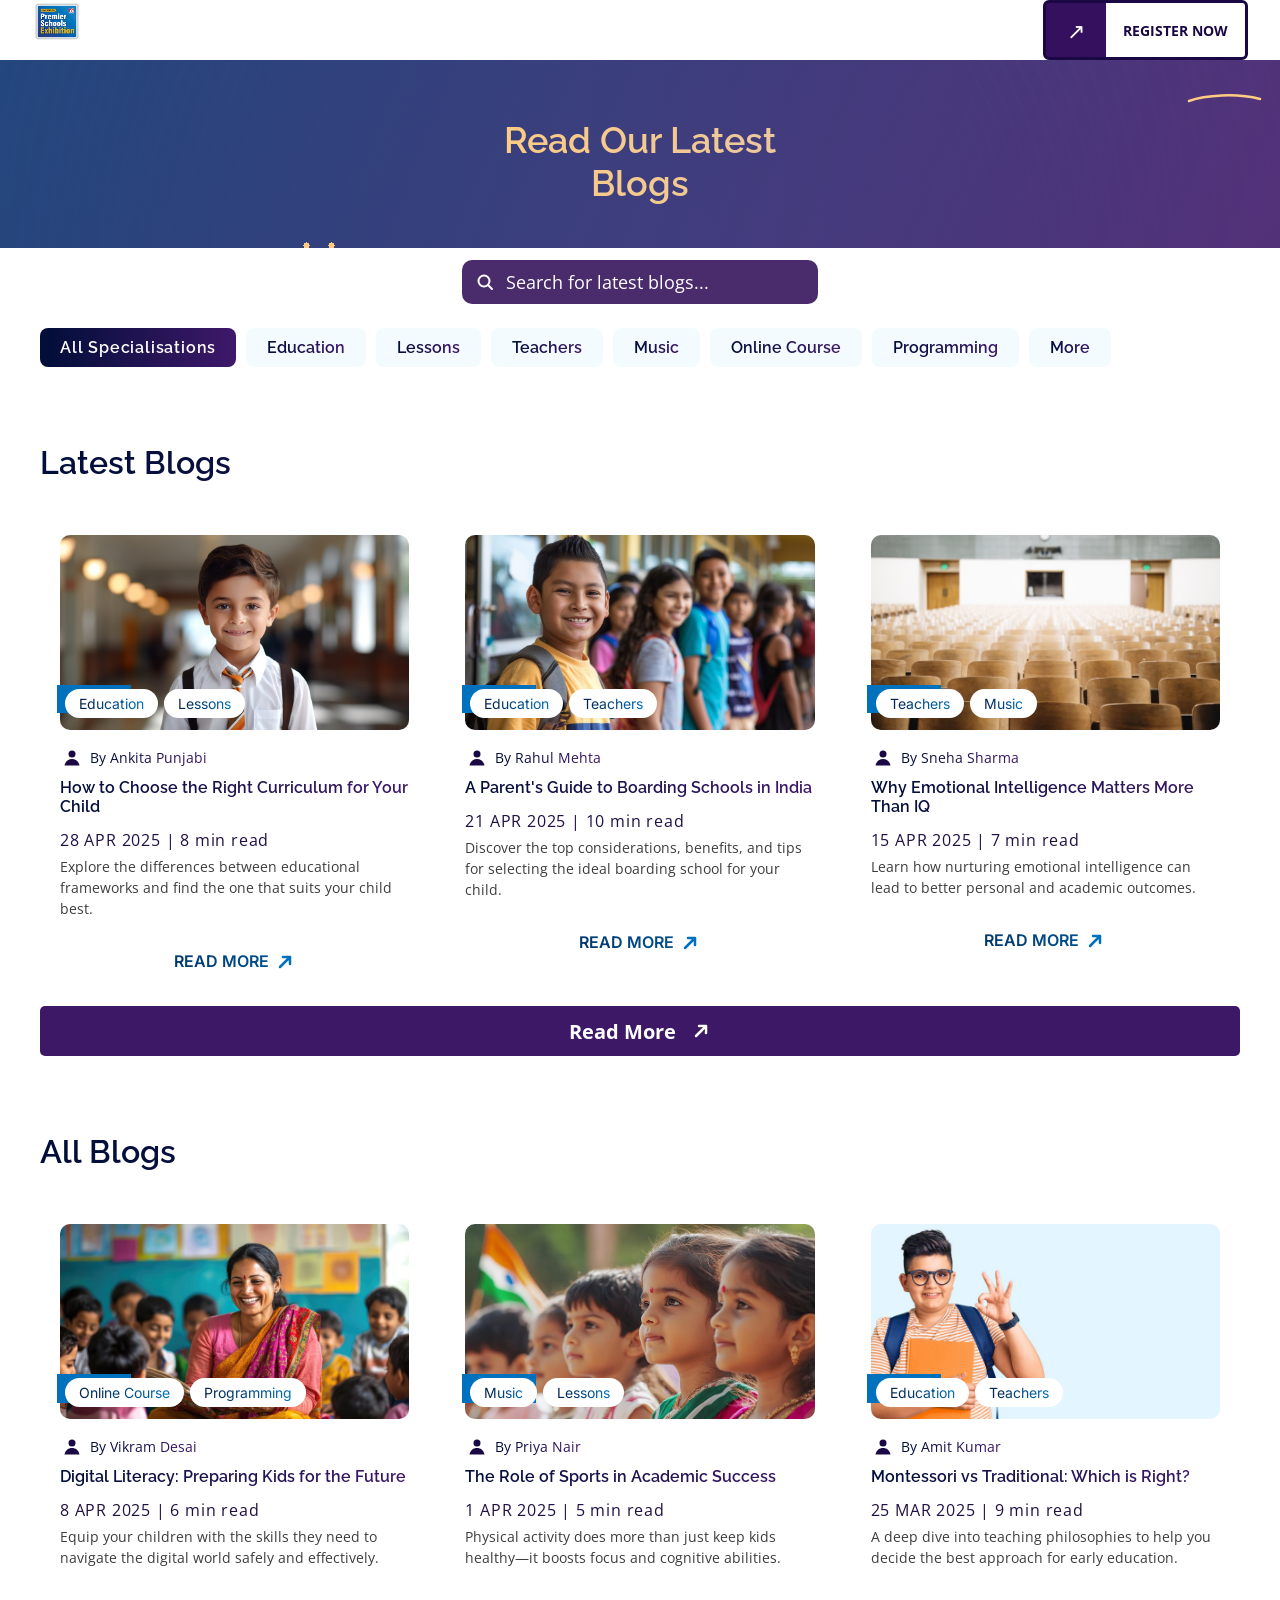
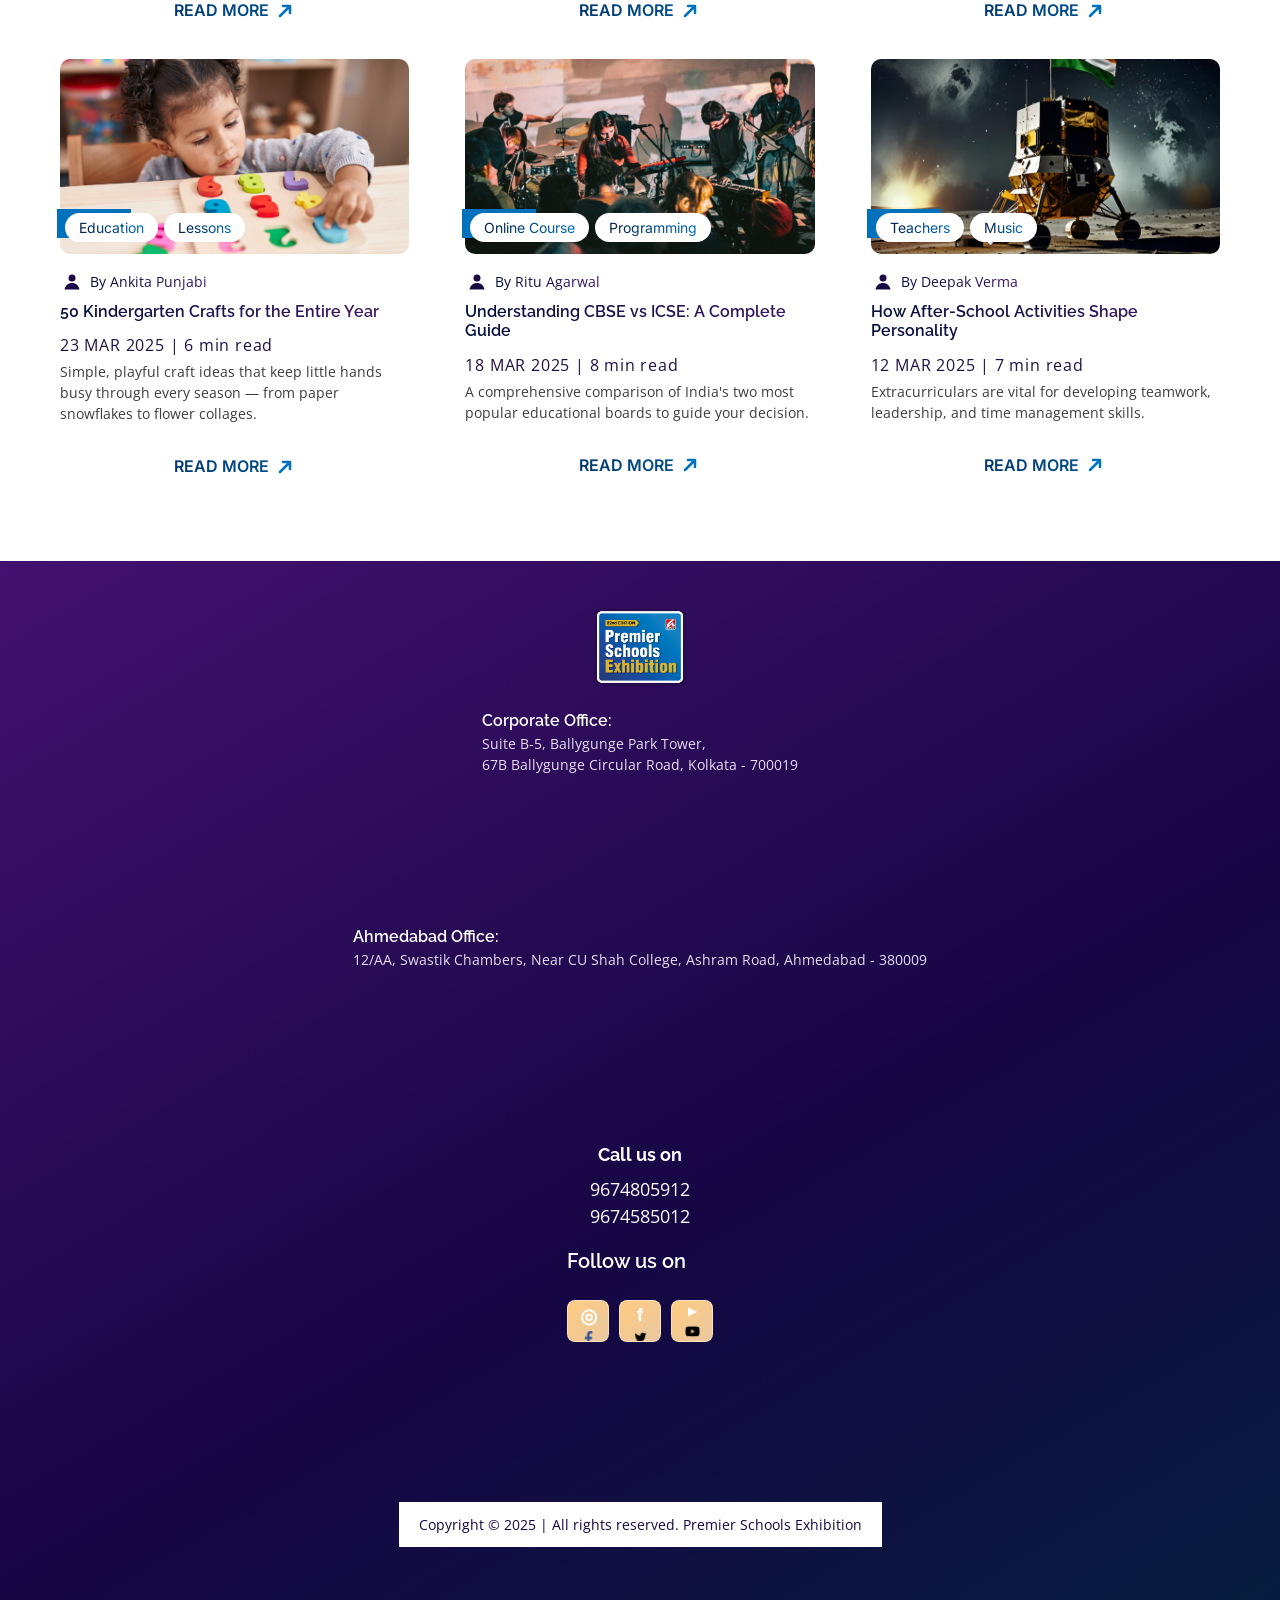
<file: blog/index.html>
<!DOCTYPE html>
<html lang="en" class="no-js">
<head>
  <meta charset="UTF-8">
  <meta name="viewport" content="width=device-width, initial-scale=1.0">
  <title>Blog — Premier Schools Exhibition</title>
  <meta name="description" content="Latest blogs, tips and guides from the Premier Schools Exhibition — school admissions, curricula, and parenting advice.">
  <script>document.documentElement.classList.remove('no-js');</script>
  <link rel="icon" href="data:image/svg+xml,%3Csvg%20xmlns='http://www.w3.org/2000/svg'%20viewBox='0%200%2032%2032'%3E%3Crect%20width='32'%20height='32'%20rx='6'%20fill='%231d4ed8'/%3E%3Ctext%20x='16'%20y='22'%20font-family='sans-serif'%20font-size='14'%20font-weight='700'%20fill='%23fff'%20text-anchor='middle'%3EPSE%3C/text%3E%3C/svg%3E">
  <link rel="preconnect" href="https://fonts.googleapis.com">
  <link rel="preconnect" href="https://fonts.gstatic.com" crossorigin>
  <link rel="stylesheet" href="https://fonts.googleapis.com/css2?family=Archivo:wght@300;600;700&amp;family=Inter:wght@300;400;600;700&amp;family=Open+Sans:wght@400;600;700&amp;family=Raleway:wght@400;500;600;700&amp;display=swap">
  <link rel="stylesheet" href="../css/base.css">
  <link rel="stylesheet" href="../css/layout.css">
  <link rel="stylesheet" href="../css/components.css">
  <link rel="stylesheet" href="../css/blog.css">
</head>
<body class="page-blog">
  <a class="skip-link" href="#main-content">Skip to main content</a>
  <header class="site-header">
    <div class="site-header__inner">
      <a class="site-header__brand" href="../index.html#hero" aria-label="Premier Schools Exhibition home">
        <img src="../assets/images/brand-pse-22nd-edition-logo.png" alt="Premier Schools Exhibition, 22nd edition" width="390" height="339">
      </a>
      <a class="button site-header__cta" href="../index.html#enquiry-form">Register Now</a>
    </div>
  </header>

  <main id="main-content">
    <section class="blog-banner" aria-labelledby="blog-heading">
      <div class="blog-banner__inner">
        <div class="blog-banner__dots" aria-hidden="true"></div>
        <svg class="blog-banner__swoosh" viewBox="0 0 75 10" aria-hidden="true"><path d="M2 8c16-6 48-8 71-2" fill="none" stroke="#ffcc81" stroke-width="2.5" stroke-linecap="round"></path></svg>
        <h1 id="blog-heading" class="blog-banner__title gradient-text--peach">Read Our Latest Blogs</h1>
      </div>
    </section>

    <section class="blog-toolbar" aria-label="Search and filter blogs">
      <form class="blog-search" role="search" action="index.html" method="get">
        <label class="visually-hidden" for="blog-search-input">Search for latest blogs</label>
        <svg viewBox="0 0 18 18" aria-hidden="true"><circle cx="8" cy="8" r="5.5" fill="none" stroke="#fff" stroke-width="2"></circle><path d="m12 12 4 4" stroke="#fff" stroke-width="2" stroke-linecap="round"></path></svg>
        <input id="blog-search-input" name="q" type="search" placeholder="Search for latest blogs...">
        <button type="submit" class="visually-hidden">Search</button>
      </form>
      <ul class="blog-chips" aria-label="Blog categories">
        <li><a href="#latest-blogs" class="is-active" aria-current="true">All Specialisations</a></li>
        <li><a href="#latest-blogs"><span class="gradient-text">Education</span></a></li>
        <li><a href="#latest-blogs"><span class="gradient-text">Lessons</span></a></li>
        <li><a href="#latest-blogs"><span class="gradient-text">Teachers</span></a></li>
        <li><a href="#latest-blogs"><span class="gradient-text">Music</span></a></li>
        <li><a href="#latest-blogs"><span class="gradient-text">Online Course</span></a></li>
        <li><a href="#latest-blogs"><span class="gradient-text">Programming</span></a></li>
        <li><a href="#latest-blogs"><span class="gradient-text">More</span></a></li>
      </ul>
    </section>

    <section class="blog-featured" aria-label="Featured blog post">
      <article class="blog-featured__card">
        <a class="blog-featured__image" href="article-science-of-play.html"><img src="../assets/blog/blog-featured.jpg" alt="A parent and child reviewing school brochures" width="592" height="342"></a>
        <div class="blog-featured__info">
          <h2 class="blog-featured__title gradient-text">The Science of Play: Why Free Time Makes Smarter Kids</h2>
          <p class="blog-featured__author"><svg class="blog-card__avatar" viewBox="0 0 24 24" aria-hidden="true"><circle cx="12" cy="12" r="12" fill="#fff"></circle><circle cx="12" cy="9" r="3.5" fill="#190843"></circle><path d="M4.5 20.5c1-4.5 4-6.5 7.5-6.5s6.5 2 7.5 6.5z" fill="#190843"></path></svg><span class="gradient-text">By Pritam Rathi</span></p>
          <p class="blog-featured__date">2 MAY 2025 | 6 min read</p>
          <p class="blog-featured__excerpt">Unstructured play builds the executive functions classrooms depend on — discover what researchers actually found.</p>
          <a class="blog-featured__cta blog-cta" href="article-science-of-play.html">Read More <svg class="icon-arrow" viewBox="0 0 22 22" aria-hidden="true"><path d="M6 16 16 6M9 6h7v7" stroke="currentColor" stroke-width="2.5" stroke-linecap="round" stroke-linejoin="round"></path></svg></a>
        </div>
      </article>
    </section>

    <section class="blog-latest" id="latest-blogs" aria-labelledby="latest-heading">
      <h2 id="latest-heading" class="blog-latest__heading gradient-text">Latest Blogs</h2>
      <div class="blog-latest__row">
        <article class="blog-card">
          <a class="blog-card__image" href="article-curriculum-guide.html"><img src="../assets/blog/blog-card-2.jpg" alt="A child choosing a curriculum workbook" width="360" height="195"></a>
          <p class="blog-card__tag">Blogs</p>
          <p class="blog-card__crumb"><span class="blog-pill"><span class="gradient-text">Education</span></span><span class="blog-pill"><span class="gradient-text">Lessons</span></span></p>
          <p class="blog-card__author"><svg class="blog-card__avatar" viewBox="0 0 24 24" aria-hidden="true"><circle cx="12" cy="12" r="12" fill="#fff"></circle><circle cx="12" cy="9" r="3.5" fill="#190843"></circle><path d="M4.5 20.5c1-4.5 4-6.5 7.5-6.5s6.5 2 7.5 6.5z" fill="#190843"></path></svg><span class="gradient-text">By Ankita Punjabi</span></p>
          <h3 class="blog-card__title gradient-text"><a href="article-curriculum-guide.html">How to Choose the Right Curriculum for Your Child</a></h3>
          <p class="blog-card__date">28 APR 2025 | 8 min read</p>
          <p class="blog-card__excerpt">Explore the differences between educational frameworks and find the one that suits your child best.</p>
          <a class="blog-card__read-more" href="article-curriculum-guide.html">READ MORE <svg class="icon-arrow" viewBox="0 0 22 22" aria-hidden="true"><path d="M6 16 16 6M9 6h7v7" stroke="currentColor" stroke-width="2.5" stroke-linecap="round" stroke-linejoin="round"></path></svg></a>
        </article>
        <article class="blog-card">
          <a class="blog-card__image" href="article-boarding-schools.html"><img src="../assets/blog/blog-card-3.jpg" alt="Students walking across a boarding school campus" width="360" height="195"></a>
          <p class="blog-card__tag">Blogs</p>
          <p class="blog-card__crumb"><span class="blog-pill"><span class="gradient-text">Education</span></span><span class="blog-pill"><span class="gradient-text">Teachers</span></span></p>
          <p class="blog-card__author"><svg class="blog-card__avatar" viewBox="0 0 24 24" aria-hidden="true"><circle cx="12" cy="12" r="12" fill="#fff"></circle><circle cx="12" cy="9" r="3.5" fill="#190843"></circle><path d="M4.5 20.5c1-4.5 4-6.5 7.5-6.5s6.5 2 7.5 6.5z" fill="#190843"></path></svg><span class="gradient-text">By Rahul Mehta</span></p>
          <h3 class="blog-card__title gradient-text"><a href="article-boarding-schools.html">A Parent's Guide to Boarding Schools in India</a></h3>
          <p class="blog-card__date">21 APR 2025 | 10 min read</p>
          <p class="blog-card__excerpt">Discover the top considerations, benefits, and tips for selecting the ideal boarding school for your child.</p>
          <a class="blog-card__read-more" href="article-boarding-schools.html">READ MORE <svg class="icon-arrow" viewBox="0 0 22 22" aria-hidden="true"><path d="M6 16 16 6M9 6h7v7" stroke="currentColor" stroke-width="2.5" stroke-linecap="round" stroke-linejoin="round"></path></svg></a>
        </article>
        <article class="blog-card">
          <a class="blog-card__image" href="article-emotional-intelligence.html"><img src="../assets/blog/blog-card-8.jpg" alt="Children playing freely during recess" width="360" height="195"></a>
          <p class="blog-card__tag">Blogs</p>
          <p class="blog-card__crumb"><span class="blog-pill"><span class="gradient-text">Teachers</span></span><span class="blog-pill"><span class="gradient-text">Music</span></span></p>
          <p class="blog-card__author"><svg class="blog-card__avatar" viewBox="0 0 24 24" aria-hidden="true"><circle cx="12" cy="12" r="12" fill="#fff"></circle><circle cx="12" cy="9" r="3.5" fill="#190843"></circle><path d="M4.5 20.5c1-4.5 4-6.5 7.5-6.5s6.5 2 7.5 6.5z" fill="#190843"></path></svg><span class="gradient-text">By Sneha Sharma</span></p>
          <h3 class="blog-card__title gradient-text"><a href="article-emotional-intelligence.html">Why Emotional Intelligence Matters More Than IQ</a></h3>
          <p class="blog-card__date">15 APR 2025 | 7 min read</p>
          <p class="blog-card__excerpt">Learn how nurturing emotional intelligence can lead to better personal and academic outcomes.</p>
          <a class="blog-card__read-more" href="article-emotional-intelligence.html">READ MORE <svg class="icon-arrow" viewBox="0 0 22 22" aria-hidden="true"><path d="M6 16 16 6M9 6h7v7" stroke="currentColor" stroke-width="2.5" stroke-linecap="round" stroke-linejoin="round"></path></svg></a>
        </article>
      </div>
      <div class="blog-latest__cta-wrap">
        <a class="blog-cta" href="#all-blogs">Read More <svg class="icon-arrow" viewBox="0 0 22 22" aria-hidden="true"><path d="M6 16 16 6M9 6h7v7" stroke="currentColor" stroke-width="2.5" stroke-linecap="round" stroke-linejoin="round"></path></svg></a>
      </div>
    </section>

    <section class="blog-latest blog-latest--all" id="all-blogs" aria-labelledby="all-heading">
      <h2 id="all-heading" class="blog-latest__heading gradient-text">All Blogs</h2>
      <div class="blog-latest__row">
        <article class="blog-card">
          <a class="blog-card__image" href="article-digital-literacy.html"><img src="../assets/blog/blog-card-4.jpg" alt="Toddlers playing at an early learning centre" width="360" height="195"></a>
          <p class="blog-card__tag">Blogs</p>
          <p class="blog-card__crumb"><span class="blog-pill"><span class="gradient-text">Online Course</span></span><span class="blog-pill"><span class="gradient-text">Programming</span></span></p>
          <p class="blog-card__author"><svg class="blog-card__avatar" viewBox="0 0 24 24" aria-hidden="true"><circle cx="12" cy="12" r="12" fill="#fff"></circle><circle cx="12" cy="9" r="3.5" fill="#190843"></circle><path d="M4.5 20.5c1-4.5 4-6.5 7.5-6.5s6.5 2 7.5 6.5z" fill="#190843"></path></svg><span class="gradient-text">By Vikram Desai</span></p>
          <h3 class="blog-card__title gradient-text"><a href="article-digital-literacy.html">Digital Literacy: Preparing Kids for the Future</a></h3>
          <p class="blog-card__date">8 APR 2025 | 6 min read</p>
          <p class="blog-card__excerpt">Equip your children with the skills they need to navigate the digital world safely and effectively.</p>
          <a class="blog-card__read-more" href="article-digital-literacy.html">READ MORE <svg class="icon-arrow" viewBox="0 0 22 22" aria-hidden="true"><path d="M6 16 16 6M9 6h7v7" stroke="currentColor" stroke-width="2.5" stroke-linecap="round" stroke-linejoin="round"></path></svg></a>
        </article>
        <article class="blog-card">
          <a class="blog-card__image" href="article-sports-success.html"><img src="../assets/blog/blog-card-5.jpg" alt="A child preparing for a school interview" width="360" height="195"></a>
          <p class="blog-card__tag">Blogs</p>
          <p class="blog-card__crumb"><span class="blog-pill"><span class="gradient-text">Music</span></span><span class="blog-pill"><span class="gradient-text">Lessons</span></span></p>
          <p class="blog-card__author"><svg class="blog-card__avatar" viewBox="0 0 24 24" aria-hidden="true"><circle cx="12" cy="12" r="12" fill="#fff"></circle><circle cx="12" cy="9" r="3.5" fill="#190843"></circle><path d="M4.5 20.5c1-4.5 4-6.5 7.5-6.5s6.5 2 7.5 6.5z" fill="#190843"></path></svg><span class="gradient-text">By Priya Nair</span></p>
          <h3 class="blog-card__title gradient-text"><a href="article-sports-success.html">The Role of Sports in Academic Success</a></h3>
          <p class="blog-card__date">1 APR 2025 | 5 min read</p>
          <p class="blog-card__excerpt">Physical activity does more than just keep kids healthy—it boosts focus and cognitive abilities.</p>
          <a class="blog-card__read-more" href="article-sports-success.html">READ MORE <svg class="icon-arrow" viewBox="0 0 22 22" aria-hidden="true"><path d="M6 16 16 6M9 6h7v7" stroke="currentColor" stroke-width="2.5" stroke-linecap="round" stroke-linejoin="round"></path></svg></a>
        </article>
        <article class="blog-card">
          <a class="blog-card__image" href="article-montessori-traditional.html"><img src="../assets/blog/blog-card-6.jpg" alt="Students comparing exam boards" width="360" height="195"></a>
          <p class="blog-card__tag">Blogs</p>
          <p class="blog-card__crumb"><span class="blog-pill"><span class="gradient-text">Education</span></span><span class="blog-pill"><span class="gradient-text">Teachers</span></span></p>
          <p class="blog-card__author"><svg class="blog-card__avatar" viewBox="0 0 24 24" aria-hidden="true"><circle cx="12" cy="12" r="12" fill="#fff"></circle><circle cx="12" cy="9" r="3.5" fill="#190843"></circle><path d="M4.5 20.5c1-4.5 4-6.5 7.5-6.5s6.5 2 7.5 6.5z" fill="#190843"></path></svg><span class="gradient-text">By Amit Kumar</span></p>
          <h3 class="blog-card__title gradient-text"><a href="article-montessori-traditional.html">Montessori vs Traditional: Which is Right?</a></h3>
          <p class="blog-card__date">25 MAR 2025 | 9 min read</p>
          <p class="blog-card__excerpt">A deep dive into teaching philosophies to help you decide the best approach for early education.</p>
          <a class="blog-card__read-more" href="article-montessori-traditional.html">READ MORE <svg class="icon-arrow" viewBox="0 0 22 22" aria-hidden="true"><path d="M6 16 16 6M9 6h7v7" stroke="currentColor" stroke-width="2.5" stroke-linecap="round" stroke-linejoin="round"></path></svg></a>
        </article>
        <article class="blog-card">
          <a class="blog-card__image" href="article.html"><img src="../assets/blog/blog-article-hero.jpg" alt="Children engaged in a hands-on learning activity" width="360" height="195"></a>
          <p class="blog-card__tag">Blogs</p>
          <p class="blog-card__crumb"><span class="blog-pill"><span class="gradient-text">Education</span></span><span class="blog-pill"><span class="gradient-text">Lessons</span></span></p>
          <p class="blog-card__author"><svg class="blog-card__avatar" viewBox="0 0 24 24" aria-hidden="true"><circle cx="12" cy="12" r="12" fill="#fff"></circle><circle cx="12" cy="9" r="3.5" fill="#190843"></circle><path d="M4.5 20.5c1-4.5 4-6.5 7.5-6.5s6.5 2 7.5 6.5z" fill="#190843"></path></svg><span class="gradient-text">By Ankita Punjabi</span></p>
          <h3 class="blog-card__title gradient-text"><a href="article.html">50 Kindergarten Crafts for the Entire Year</a></h3>
          <p class="blog-card__date">23 MAR 2025 | 6 min read</p>
          <p class="blog-card__excerpt">Simple, playful craft ideas that keep little hands busy through every season — from paper snowflakes to flower collages.</p>
          <a class="blog-card__read-more" href="article.html">READ MORE <svg class="icon-arrow" viewBox="0 0 22 22" aria-hidden="true"><path d="M6 16 16 6M9 6h7v7" stroke="currentColor" stroke-width="2.5" stroke-linecap="round" stroke-linejoin="round"></path></svg></a>
        </article>
        <article class="blog-card">
          <a class="blog-card__image" href="article-cbse-icse.html"><img src="../assets/blog/blog-card-a.png" alt="Students in classroom" width="360" height="195"></a>
          <p class="blog-card__tag">Blogs</p>
          <p class="blog-card__crumb"><span class="blog-pill"><span class="gradient-text">Online Course</span></span><span class="blog-pill"><span class="gradient-text">Programming</span></span></p>
          <p class="blog-card__author"><svg class="blog-card__avatar" viewBox="0 0 24 24" aria-hidden="true"><circle cx="12" cy="12" r="12" fill="#fff"></circle><circle cx="12" cy="9" r="3.5" fill="#190843"></circle><path d="M4.5 20.5c1-4.5 4-6.5 7.5-6.5s6.5 2 7.5 6.5z" fill="#190843"></path></svg><span class="gradient-text">By Ritu Agarwal</span></p>
          <h3 class="blog-card__title gradient-text"><a href="article-cbse-icse.html">Understanding CBSE vs ICSE: A Complete Guide</a></h3>
          <p class="blog-card__date">18 MAR 2025 | 8 min read</p>
          <p class="blog-card__excerpt">A comprehensive comparison of India's two most popular educational boards to guide your decision.</p>
          <a class="blog-card__read-more" href="article-cbse-icse.html">READ MORE <svg class="icon-arrow" viewBox="0 0 22 22" aria-hidden="true"><path d="M6 16 16 6M9 6h7v7" stroke="currentColor" stroke-width="2.5" stroke-linecap="round" stroke-linejoin="round"></path></svg></a>
        </article>
        <article class="blog-card">
          <a class="blog-card__image" href="article-afterschool-activities.html"><img src="../assets/blog/blog-card-b.jpg" alt="A teacher helping a student with an activity" width="360" height="195"></a>
          <p class="blog-card__tag">Blogs</p>
          <p class="blog-card__crumb"><span class="blog-pill"><span class="gradient-text">Teachers</span></span><span class="blog-pill"><span class="gradient-text">Music</span></span></p>
          <p class="blog-card__author"><svg class="blog-card__avatar" viewBox="0 0 24 24" aria-hidden="true"><circle cx="12" cy="12" r="12" fill="#fff"></circle><circle cx="12" cy="9" r="3.5" fill="#190843"></circle><path d="M4.5 20.5c1-4.5 4-6.5 7.5-6.5s6.5 2 7.5 6.5z" fill="#190843"></path></svg><span class="gradient-text">By Deepak Verma</span></p>
          <h3 class="blog-card__title gradient-text"><a href="article-afterschool-activities.html">How After-School Activities Shape Personality</a></h3>
          <p class="blog-card__date">12 MAR 2025 | 7 min read</p>
          <p class="blog-card__excerpt">Extracurriculars are vital for developing teamwork, leadership, and time management skills.</p>
          <a class="blog-card__read-more" href="article-afterschool-activities.html">READ MORE <svg class="icon-arrow" viewBox="0 0 22 22" aria-hidden="true"><path d="M6 16 16 6M9 6h7v7" stroke="currentColor" stroke-width="2.5" stroke-linecap="round" stroke-linejoin="round"></path></svg></a>
        </article>
      </div>
    </section>
  </main>

  <footer class="site-footer">
    <img src="../assets/images/brand-pse-22nd-edition-logo.png" alt="Premier Schools Exhibition" width="390" height="339">
    <address><strong>Corporate Office:</strong><br>Suite B-5, Ballygunge Park Tower,<br>67B Ballygunge Circular Road, Kolkata - 700019</address>
    <address><strong>Ahmedabad Office:</strong><br>12/AA, Swastik Chambers, Near CU Shah College, Ashram Road, Ahmedabad - 380009</address>
    <div class="site-footer__call">
      <strong>Call us on</strong>
      <p>9674805912</p>
      <p>9674585012</p>
    </div>
    <div class="site-footer__social">
      <p>Follow us on</p>
      <p class="visually-hidden" id="social-links-unavailable">Profile URLs were not supplied, so these platform names are not links.</p>
      <ul aria-describedby="social-links-unavailable">
        <li><img src="../assets/blog/blog-social-facebook.png" alt=""><span class="visually-hidden">Facebook</span></li>
        <li><img src="../assets/blog/blog-social-twitter.png" alt=""><span class="visually-hidden">Twitter</span></li>
        <li><img src="../assets/blog/blog-social-youtube.png" alt=""><span class="visually-hidden">YouTube</span></li>
      </ul>
    </div>
    <p class="gradient-text">Copyright © 2025 | All rights reserved. Premier Schools Exhibition</p>
  </footer>
</body>
</html>
</file>
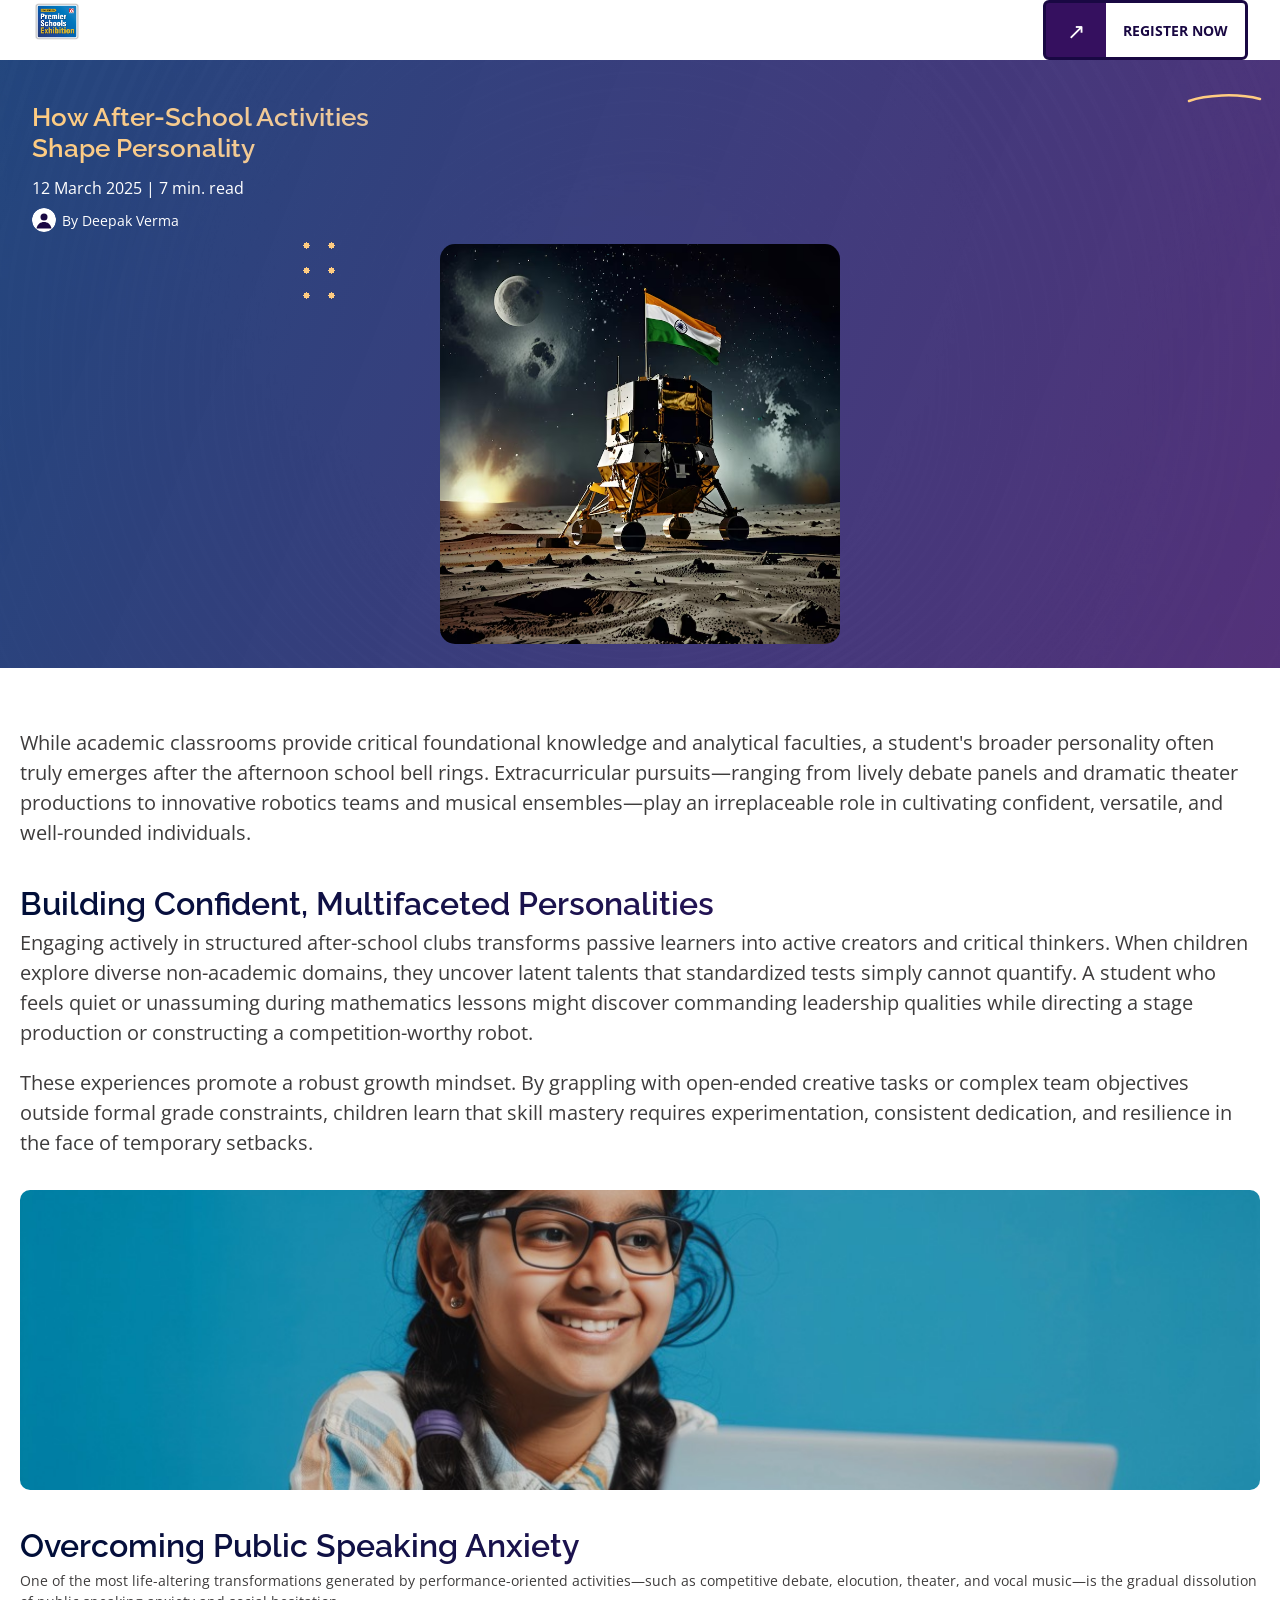
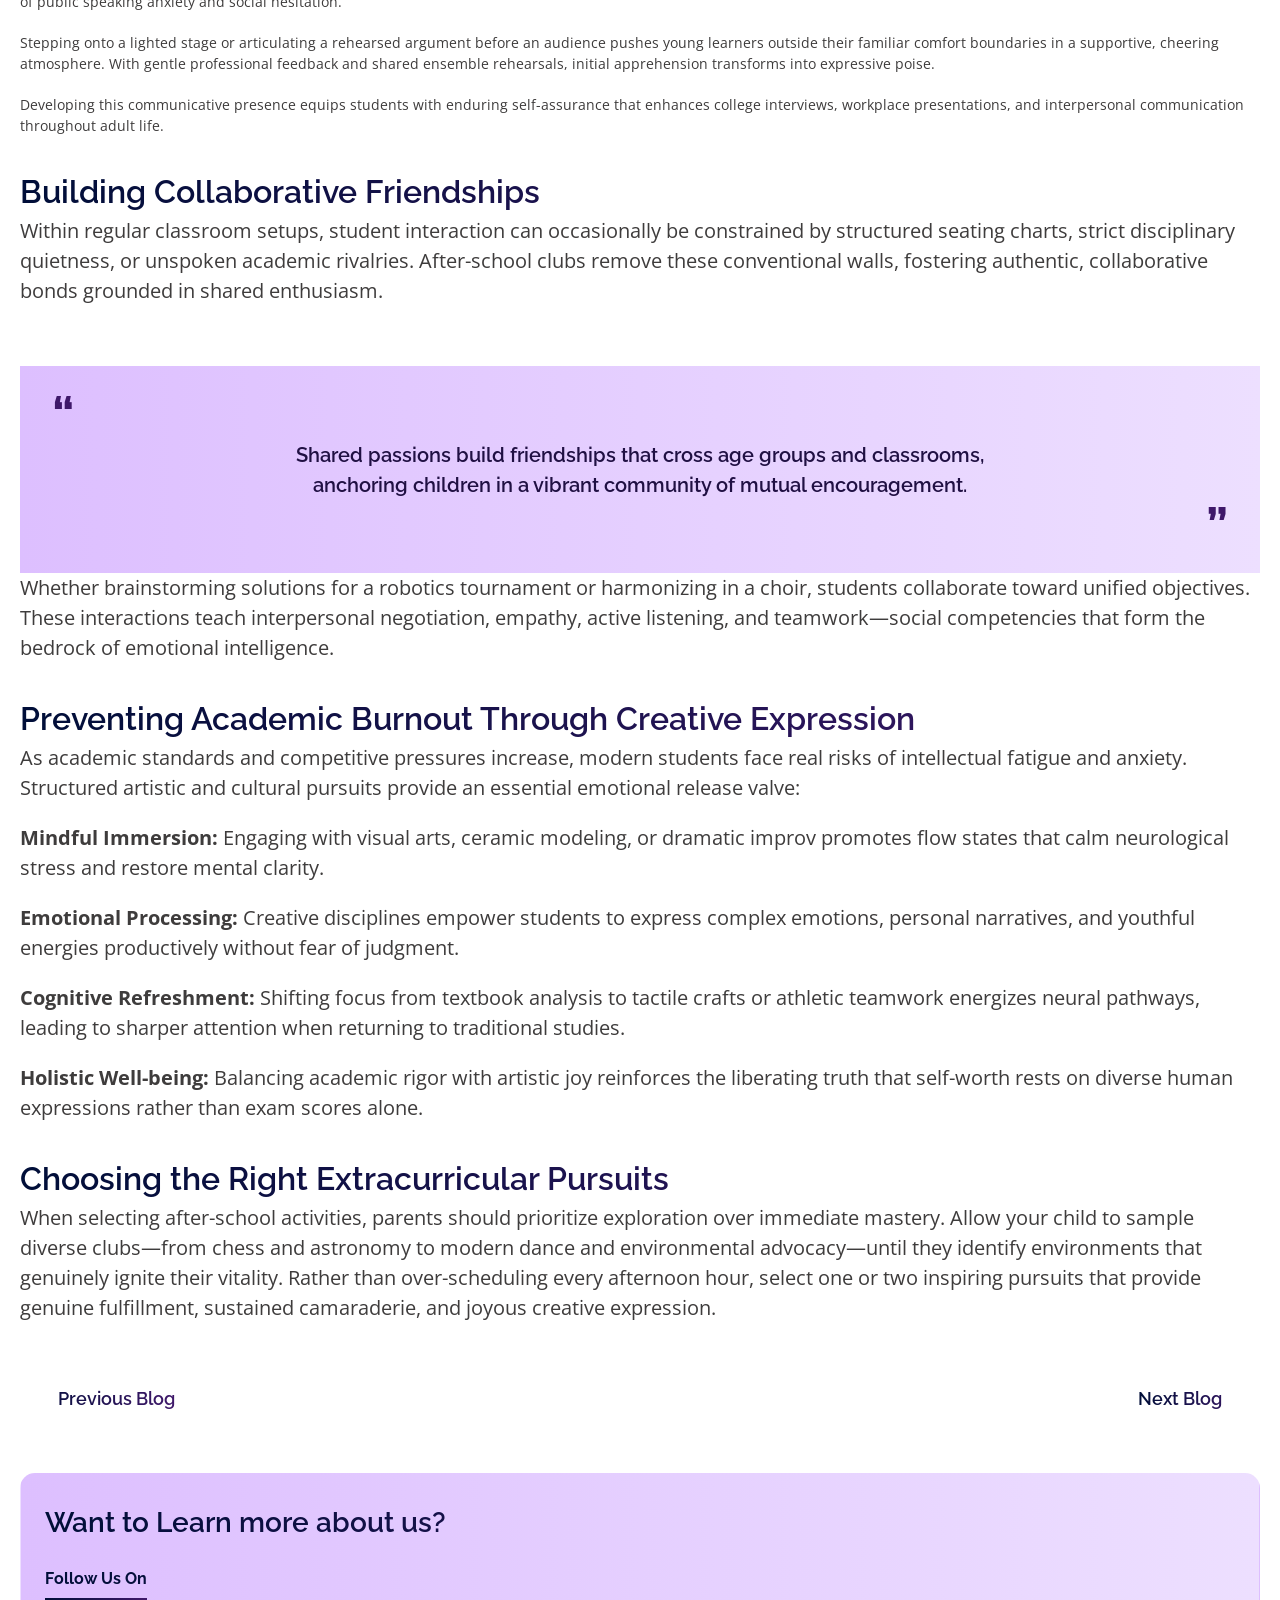
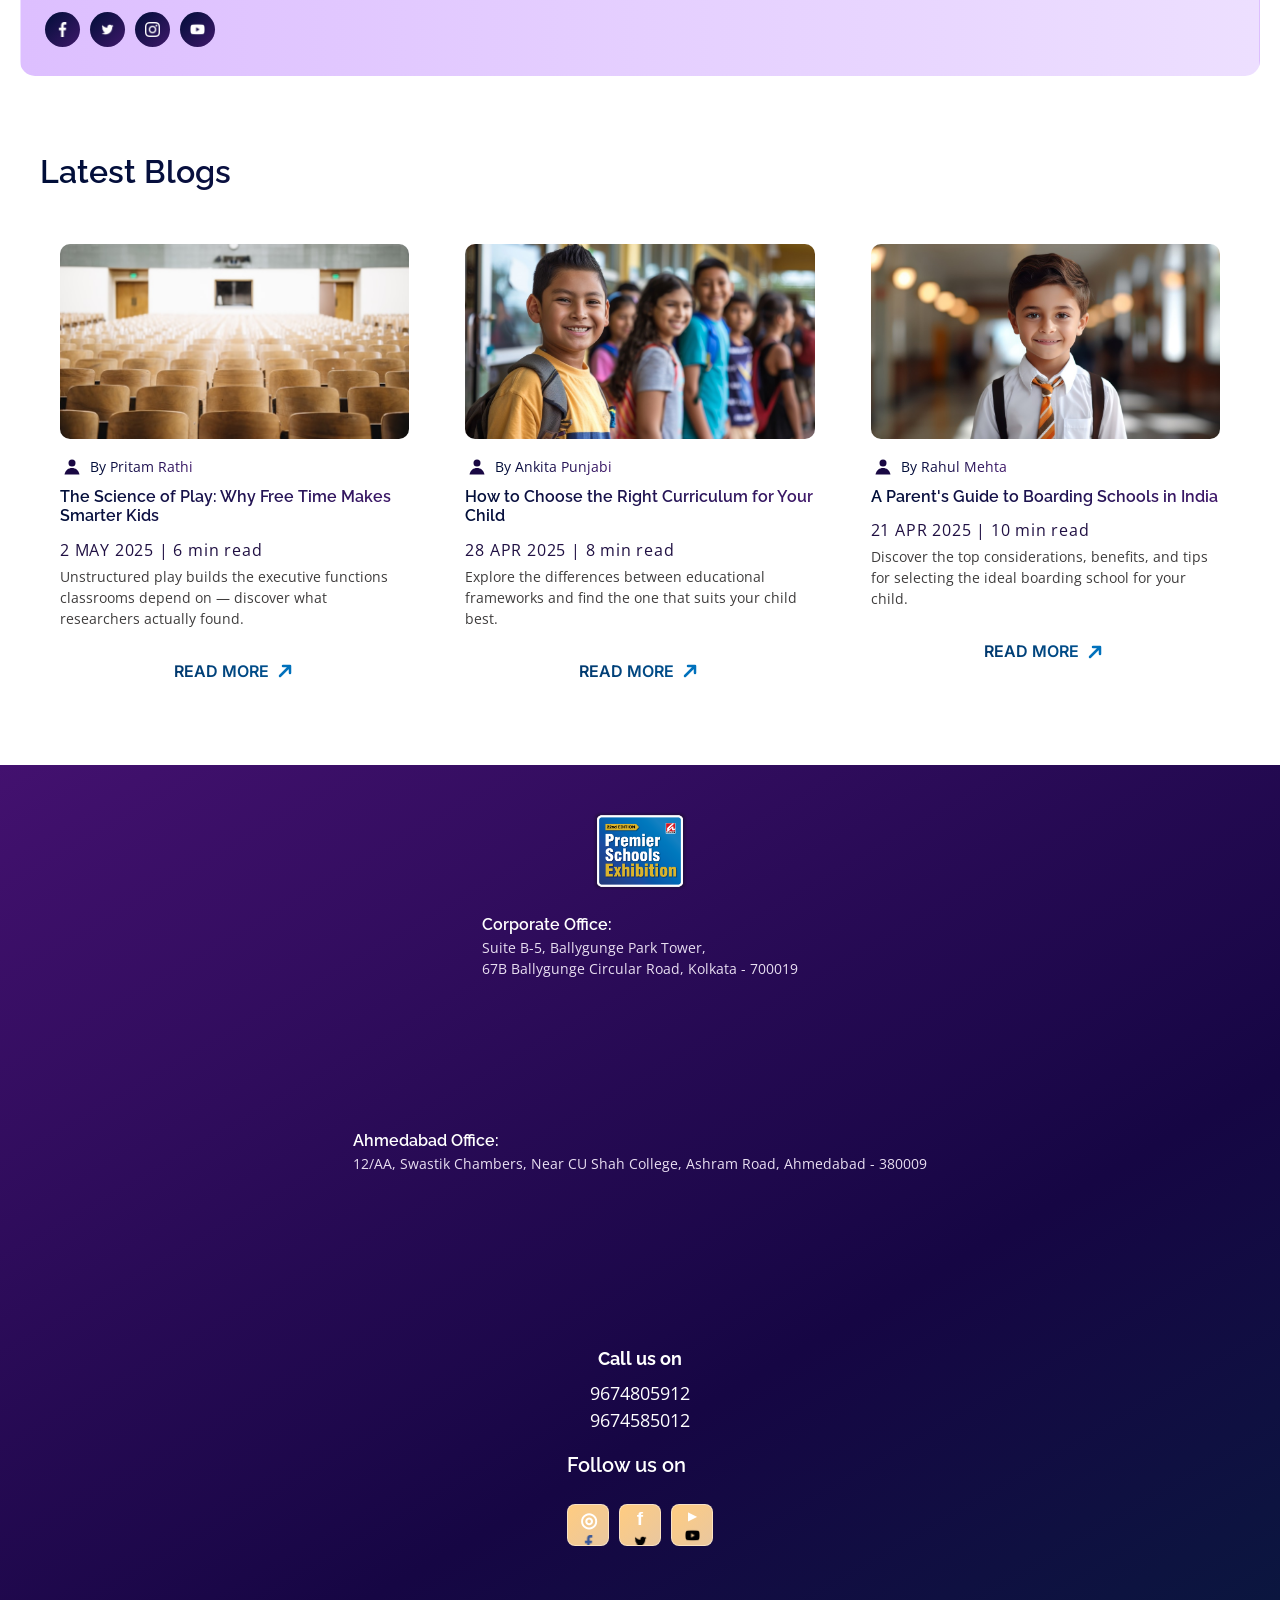
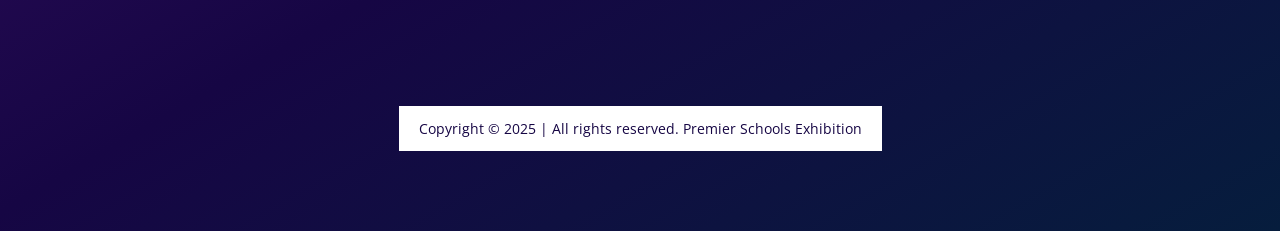
<file: blog/article-afterschool-activities.html>
<!DOCTYPE html>
<html lang="en" class="no-js">
<head>
  <meta charset="UTF-8">
  <meta name="viewport" content="width=device-width, initial-scale=1.0">
  <title>How After-School Activities Shape Personality — Premier Schools Exhibition Blog</title>
  <meta name="description" content="Examine how debate, theater, robotics, and creative extracurricular pursuits shape confident, multifaceted student personalities.">
  <script>document.documentElement.classList.remove('no-js');</script>
  <link rel="icon" href="data:image/svg+xml,%3Csvg%20xmlns='http://www.w3.org/2000/svg'%20viewBox='0%200%2032%2032'%3E%3Crect%20width='32'%20height='32'%20rx='6'%20fill='%231d4ed8'/%3E%3Ctext%20x='16'%20y='22'%20font-family='sans-serif'%20font-size='14'%20font-weight='700'%20fill='%23fff'%20text-anchor='middle'%3EPSE%3C/text%3E%3C/svg%3E">
  <link rel="preconnect" href="https://fonts.googleapis.com">
  <link rel="preconnect" href="https://fonts.gstatic.com" crossorigin>
  <link rel="stylesheet" href="https://fonts.googleapis.com/css2?family=Archivo:wght@300;600;700&amp;family=Inter:wght@300;400;600;700&amp;family=Open+Sans:wght@400;600;700&amp;family=Raleway:wght@400;500;600;700&amp;display=swap">
  <link rel="stylesheet" href="../css/base.css">
  <link rel="stylesheet" href="../css/layout.css">
  <link rel="stylesheet" href="../css/components.css">
  <link rel="stylesheet" href="../css/blog.css">
</head>
<body class="page-blog">
  <a class="skip-link" href="#main-content">Skip to main content</a>
  <header class="site-header">
    <div class="site-header__inner">
      <a class="site-header__brand" href="../index.html#hero" aria-label="Premier Schools Exhibition home">
        <img src="../assets/images/brand-pse-22nd-edition-logo.png" alt="Premier Schools Exhibition, 22nd edition" width="390" height="339">
      </a>
      <a class="button site-header__cta" href="../index.html#enquiry-form">Register Now</a>
    </div>
  </header>

  <main id="main-content">
    <section class="blog-banner blog-banner--article" aria-labelledby="article-heading">
      <div class="blog-banner__inner">
        <div class="blog-banner__dots" aria-hidden="true"></div>
        <svg class="blog-banner__swoosh" viewBox="0 0 75 10" aria-hidden="true"><path d="M2 8c16-6 48-8 71-2" fill="none" stroke="#ffcc81" stroke-width="2.5" stroke-linecap="round"></path></svg>
        <div class="blog-banner__content">
          <h1 id="article-heading" class="blog-banner__title gradient-text--peach">How After-School Activities Shape Personality</h1>
          <p class="blog-banner__meta">12 March 2025 | 7 min. read</p>
          <p class="blog-banner__author"><svg class="blog-card__avatar" viewBox="0 0 24 24" aria-hidden="true"><circle cx="12" cy="12" r="12" fill="#fff"></circle><circle cx="12" cy="9" r="3.5" fill="#190843"></circle><path d="M4.5 20.5c1-4.5 4-6.5 7.5-6.5s6.5 2 7.5 6.5z" fill="#190843"></path></svg>By Deepak Verma</p>
        </div>
        <img class="blog-banner__hero" src="../assets/blog/blog-card-b.jpg" alt="Child enjoying artistic and cultural extracurricular clubs" width="400" height="243">
      </div>
    </section>

    <section class="blog-article" aria-label="Blog article">
      <div class="blog-article__body">
        <p>While academic classrooms provide critical foundational knowledge and analytical faculties, a student's broader personality often truly emerges after the afternoon school bell rings. Extracurricular pursuits—ranging from lively debate panels and dramatic theater productions to innovative robotics teams and musical ensembles—play an irreplaceable role in cultivating confident, versatile, and well-rounded individuals.</p>
        <h2 id="building-multifaceted-personalities" class="blog-article__heading gradient-text">Building Confident, Multifaceted Personalities</h2>
        <p>Engaging actively in structured after-school clubs transforms passive learners into active creators and critical thinkers. When children explore diverse non-academic domains, they uncover latent talents that standardized tests simply cannot quantify. A student who feels quiet or unassuming during mathematics lessons might discover commanding leadership qualities while directing a stage production or constructing a competition-worthy robot.</p>
        <p>These experiences promote a robust growth mindset. By grappling with open-ended creative tasks or complex team objectives outside formal grade constraints, children learn that skill mastery requires experimentation, consistent dedication, and resilience in the face of temporary setbacks.</p>
        <div class="blog-article__split">
          <img class="blog-article__image" src="../assets/blog/blog-article-inline.jpg" alt="" width="565" height="600">
          <div>
            <h3 class="blog-article__heading gradient-text">Overcoming Public Speaking Anxiety</h3>
            <p>One of the most life-altering transformations generated by performance-oriented activities—such as competitive debate, elocution, theater, and vocal music—is the gradual dissolution of public speaking anxiety and social hesitation.</p>
            <p>Stepping onto a lighted stage or articulating a rehearsed argument before an audience pushes young learners outside their familiar comfort boundaries in a supportive, cheering atmosphere. With gentle professional feedback and shared ensemble rehearsals, initial apprehension transforms into expressive poise.</p>
            <p>Developing this communicative presence equips students with enduring self-assurance that enhances college interviews, workplace presentations, and interpersonal communication throughout adult life.</p>
          </div>
        </div>
        <h2 id="collaborative-friendships" class="blog-article__heading gradient-text">Building Collaborative Friendships</h2>
        <p>Within regular classroom setups, student interaction can occasionally be constrained by structured seating charts, strict disciplinary quietness, or unspoken academic rivalries. After-school clubs remove these conventional walls, fostering authentic, collaborative bonds grounded in shared enthusiasm.</p>
        <blockquote class="blog-article__quote">
          <p>Shared passions build friendships that cross age groups and classrooms, anchoring children in a vibrant community of mutual encouragement.</p>
        </blockquote>
        <p>Whether brainstorming solutions for a robotics tournament or harmonizing in a choir, students collaborate toward unified objectives. These interactions teach interpersonal negotiation, empathy, active listening, and teamwork—social competencies that form the bedrock of emotional intelligence.</p>
        <h2 id="preventing-academic-burnout" class="blog-article__heading gradient-text">Preventing Academic Burnout Through Creative Expression</h2>
        <p>As academic standards and competitive pressures increase, modern students face real risks of intellectual fatigue and anxiety. Structured artistic and cultural pursuits provide an essential emotional release valve:</p>
        <ul class="blog-article__bullets">
          <li><strong>Mindful Immersion:</strong> Engaging with visual arts, ceramic modeling, or dramatic improv promotes flow states that calm neurological stress and restore mental clarity.</li>
          <li><strong>Emotional Processing:</strong> Creative disciplines empower students to express complex emotions, personal narratives, and youthful energies productively without fear of judgment.</li>
          <li><strong>Cognitive Refreshment:</strong> Shifting focus from textbook analysis to tactile crafts or athletic teamwork energizes neural pathways, leading to sharper attention when returning to traditional studies.</li>
          <li><strong>Holistic Well-being:</strong> Balancing academic rigor with artistic joy reinforces the liberating truth that self-worth rests on diverse human expressions rather than exam scores alone.</li>
        </ul>
        <h2 id="choosing-the-right-pursuits" class="blog-article__heading gradient-text">Choosing the Right Extracurricular Pursuits</h2>
        <p>When selecting after-school activities, parents should prioritize exploration over immediate mastery. Allow your child to sample diverse clubs—from chess and astronomy to modern dance and environmental advocacy—until they identify environments that genuinely ignite their vitality. Rather than over-scheduling every afternoon hour, select one or two inspiring pursuits that provide genuine fulfillment, sustained camaraderie, and joyous creative expression.</p>
        <nav class="blog-article__nav" aria-label="More blog posts">
          <a class="gradient-text" href="article-cbse-icse.html"><svg class="icon-chevron" viewBox="0 0 30 30" aria-hidden="true"><path d="M18 8 10 15l8 7" fill="none" stroke="currentColor" stroke-width="2.5" stroke-linecap="round" stroke-linejoin="round"/></svg>Previous Blog</a>
          <a class="gradient-text" href="article.html">Next Blog<svg class="icon-chevron" viewBox="0 0 30 30" aria-hidden="true"><path d="M12 8l8 7-8 7" fill="none" stroke="currentColor" stroke-width="2.5" stroke-linecap="round" stroke-linejoin="round"/></svg></a>
        </nav>
      </div>
      <aside class="blog-article__side">
        <div class="blog-article__contents">
          <h2 class="gradient-text">Contents</h2>
          <ul>
            <li><a class="gradient-text" href="#building-multifaceted-personalities">Building Confident, Multifaceted Personalities</a></li>
            <li><a class="gradient-text" href="#collaborative-friendships">Building Collaborative Friendships</a></li>
            <li><a class="gradient-text" href="#preventing-academic-burnout">Preventing Academic Burnout Through Creative Expression</a></li>
            <li><a class="gradient-text" href="#choosing-the-right-pursuits">Choosing the Right Extracurricular Pursuits</a></li>
          </ul>
        </div>
        <div class="learn-more">
          <h3 class="learn-more__title gradient-text">Want to Learn more about us?</h3>
          <div class="learn-more__social">
            <span class="learn-more__social__label gradient-text">Follow Us On</span>
            <span class="learn-more__social__divider" aria-hidden="true"></span>
            <div class="learn-more__social__icons">
              <a href="#" aria-label="Premier Schools Exhibition on Facebook"><img src="../assets/blog/blog-social-facebook.png" alt=""></a>
              <a href="#" aria-label="Premier Schools Exhibition on Twitter"><img src="../assets/blog/blog-social-twitter.png" alt=""></a>
              <a href="#" aria-label="Premier Schools Exhibition on LinkedIn"><img src="../assets/blog/blog-social-linkedin.png" alt=""></a>
              <a href="#" aria-label="Premier Schools Exhibition on YouTube"><img src="../assets/blog/blog-social-youtube.png" alt=""></a>
            </div>
          </div>
        </div>
      </aside>
    </section>

    <section class="blog-latest blog-related" id="related" aria-labelledby="related-heading">
      <h2 id="related-heading" class="blog-latest__heading gradient-text">Latest Blogs</h2>
      <div class="blog-latest__row">
        <article class="blog-card">
          <a class="blog-card__image" href="article.html"><img src="../assets/blog/blog-card-8.jpg" alt="Children playing freely during recess" width="360" height="195"></a>
          <p class="blog-card__author"><svg class="blog-card__avatar" viewBox="0 0 24 24" aria-hidden="true"><circle cx="12" cy="12" r="12" fill="#fff"></circle><circle cx="12" cy="9" r="3.5" fill="#190843"></circle><path d="M4.5 20.5c1-4.5 4-6.5 7.5-6.5s6.5 2 7.5 6.5z" fill="#190843"></path></svg><span class="gradient-text">By Pritam Rathi</span></p>
          <h3 class="blog-card__title gradient-text"><a href="article.html">The Science of Play: Why Free Time Makes Smarter Kids</a></h3>
          <p class="blog-card__date">2 MAY 2025 | 6 min read</p>
          <p class="blog-card__excerpt">Unstructured play builds the executive functions classrooms depend on — discover what researchers actually found.</p>
          <a class="blog-card__read-more" href="article.html">READ MORE <svg class="icon-arrow" viewBox="0 0 22 22" aria-hidden="true"><path d="M6 16 16 6M9 6h7v7" stroke="currentColor" stroke-width="2.5" stroke-linecap="round" stroke-linejoin="round"></path></svg></a>
        </article>
        <article class="blog-card">
          <a class="blog-card__image" href="article.html"><img src="../assets/blog/blog-card-3.jpg" alt="Students walking across a boarding school campus" width="360" height="195"></a>
          <p class="blog-card__author"><svg class="blog-card__avatar" viewBox="0 0 24 24" aria-hidden="true"><circle cx="12" cy="12" r="12" fill="#fff"></circle><circle cx="12" cy="9" r="3.5" fill="#190843"></circle><path d="M4.5 20.5c1-4.5 4-6.5 7.5-6.5s6.5 2 7.5 6.5z" fill="#190843"></path></svg><span class="gradient-text">By Ankita Punjabi</span></p>
          <h3 class="blog-card__title gradient-text"><a href="article.html">How to Choose the Right Curriculum for Your Child</a></h3>
          <p class="blog-card__date">28 APR 2025 | 8 min read</p>
          <p class="blog-card__excerpt">Explore the differences between educational frameworks and find the one that suits your child best.</p>
          <a class="blog-card__read-more" href="article.html">READ MORE <svg class="icon-arrow" viewBox="0 0 22 22" aria-hidden="true"><path d="M6 16 16 6M9 6h7v7" stroke="currentColor" stroke-width="2.5" stroke-linecap="round" stroke-linejoin="round"></path></svg></a>
        </article>
        <article class="blog-card">
          <a class="blog-card__image" href="article.html"><img src="../assets/blog/blog-card-2.jpg" alt="A child choosing a curriculum workbook" width="360" height="195"></a>
          <p class="blog-card__author"><svg class="blog-card__avatar" viewBox="0 0 24 24" aria-hidden="true"><circle cx="12" cy="12" r="12" fill="#fff"></circle><circle cx="12" cy="9" r="3.5" fill="#190843"></circle><path d="M4.5 20.5c1-4.5 4-6.5 7.5-6.5s6.5 2 7.5 6.5z" fill="#190843"></path></svg><span class="gradient-text">By Rahul Mehta</span></p>
          <h3 class="blog-card__title gradient-text"><a href="article.html">A Parent's Guide to Boarding Schools in India</a></h3>
          <p class="blog-card__date">21 APR 2025 | 10 min read</p>
          <p class="blog-card__excerpt">Discover the top considerations, benefits, and tips for selecting the ideal boarding school for your child.</p>
          <a class="blog-card__read-more" href="article.html">READ MORE <svg class="icon-arrow" viewBox="0 0 22 22" aria-hidden="true"><path d="M6 16 16 6M9 6h7v7" stroke="currentColor" stroke-width="2.5" stroke-linecap="round" stroke-linejoin="round"></path></svg></a>
        </article>
      </div>
    </section>
  </main>

  <footer class="site-footer">
    <img src="../assets/images/brand-pse-22nd-edition-logo.png" alt="Premier Schools Exhibition" width="390" height="339">
    <address><strong>Corporate Office:</strong><br>Suite B-5, Ballygunge Park Tower,<br>67B Ballygunge Circular Road, Kolkata - 700019</address>
    <address><strong>Ahmedabad Office:</strong><br>12/AA, Swastik Chambers, Near CU Shah College, Ashram Road, Ahmedabad - 380009</address>
    <div class="site-footer__call">
      <strong>Call us on</strong>
      <p>9674805912</p>
      <p>9674585012</p>
    </div>
    <div class="site-footer__social">
      <p>Follow us on</p>
      <p class="visually-hidden" id="social-links-unavailable">Profile URLs were not supplied, so these platform names are not links.</p>
      <ul aria-describedby="social-links-unavailable">
        <li><img src="../assets/blog/blog-social-facebook.png" alt=""><span class="visually-hidden">Facebook</span></li>
        <li><img src="../assets/blog/blog-social-twitter.png" alt=""><span class="visually-hidden">Twitter</span></li>
        <li><img src="../assets/blog/blog-social-youtube.png" alt=""><span class="visually-hidden">YouTube</span></li>
      </ul>
    </div>
    <p class="gradient-text">Copyright © 2025 | All rights reserved. Premier Schools Exhibition</p>
  </footer>
</body>
</html>
</file>
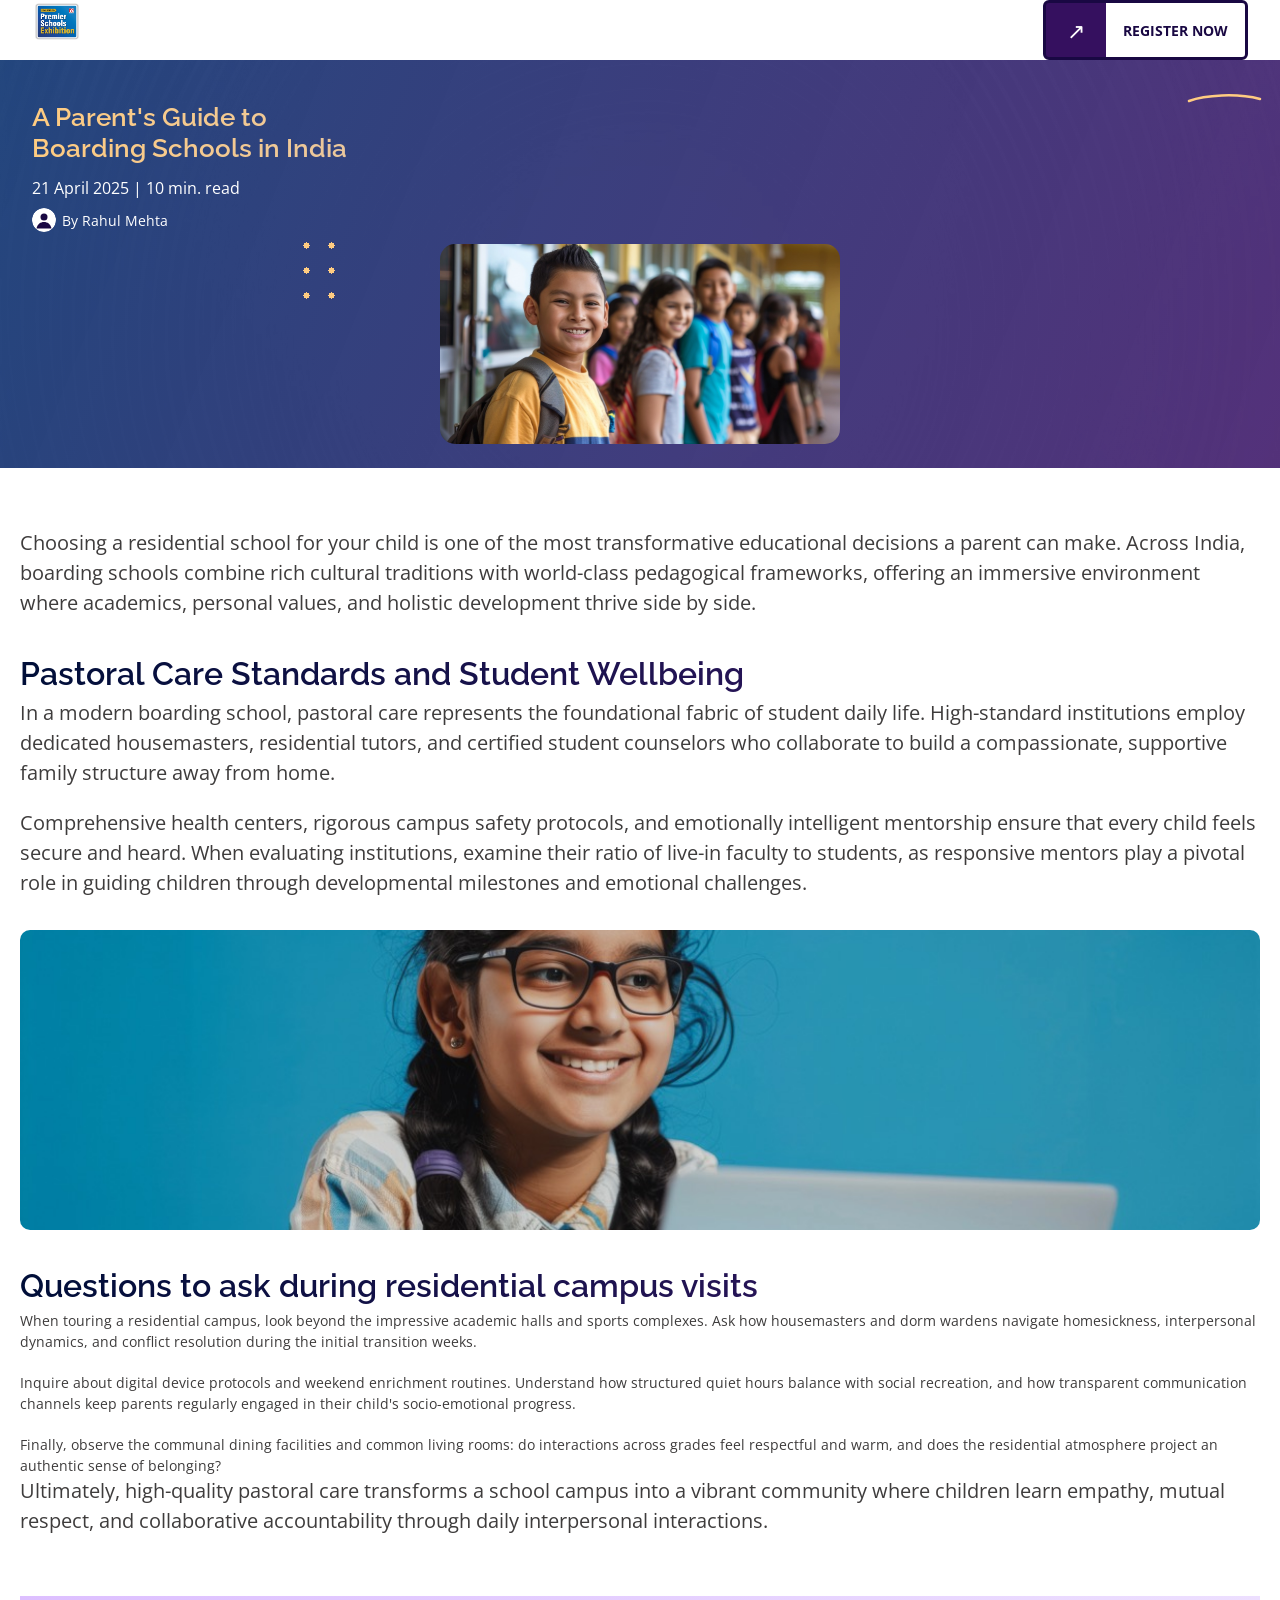
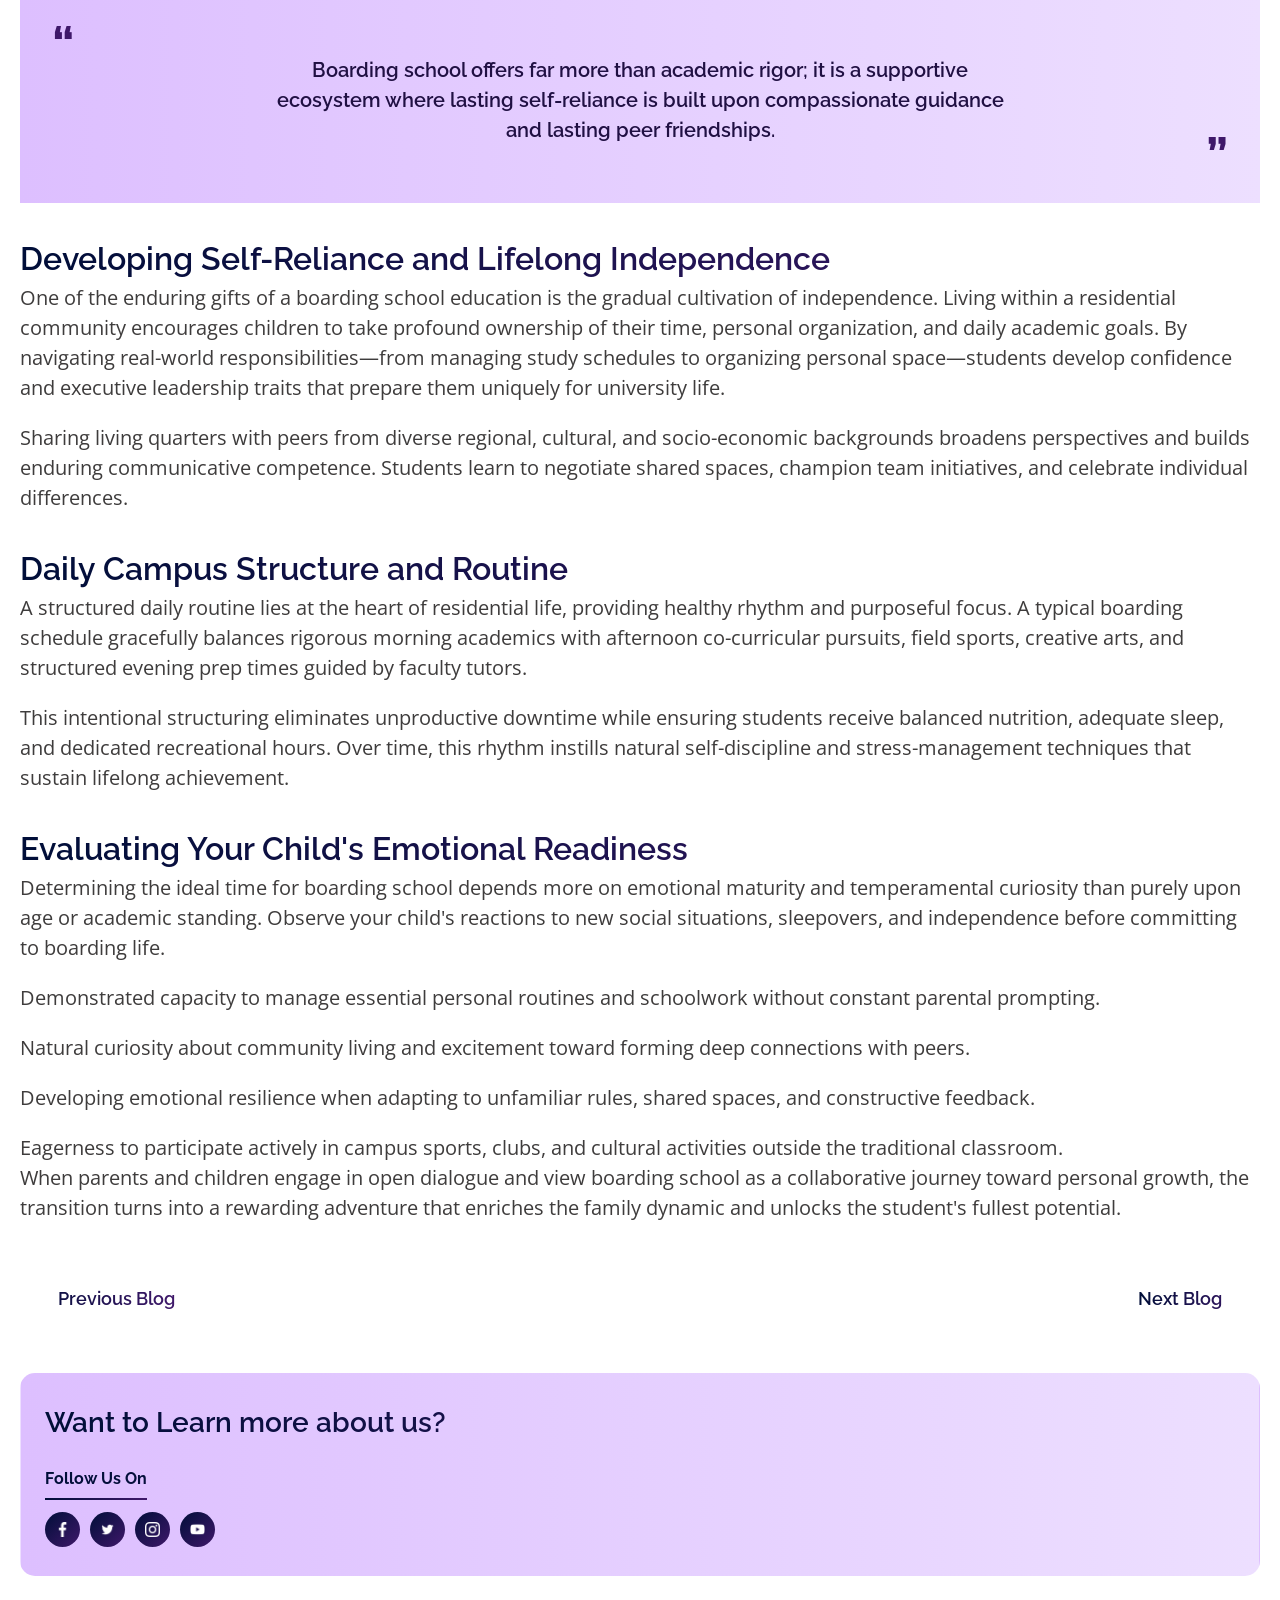
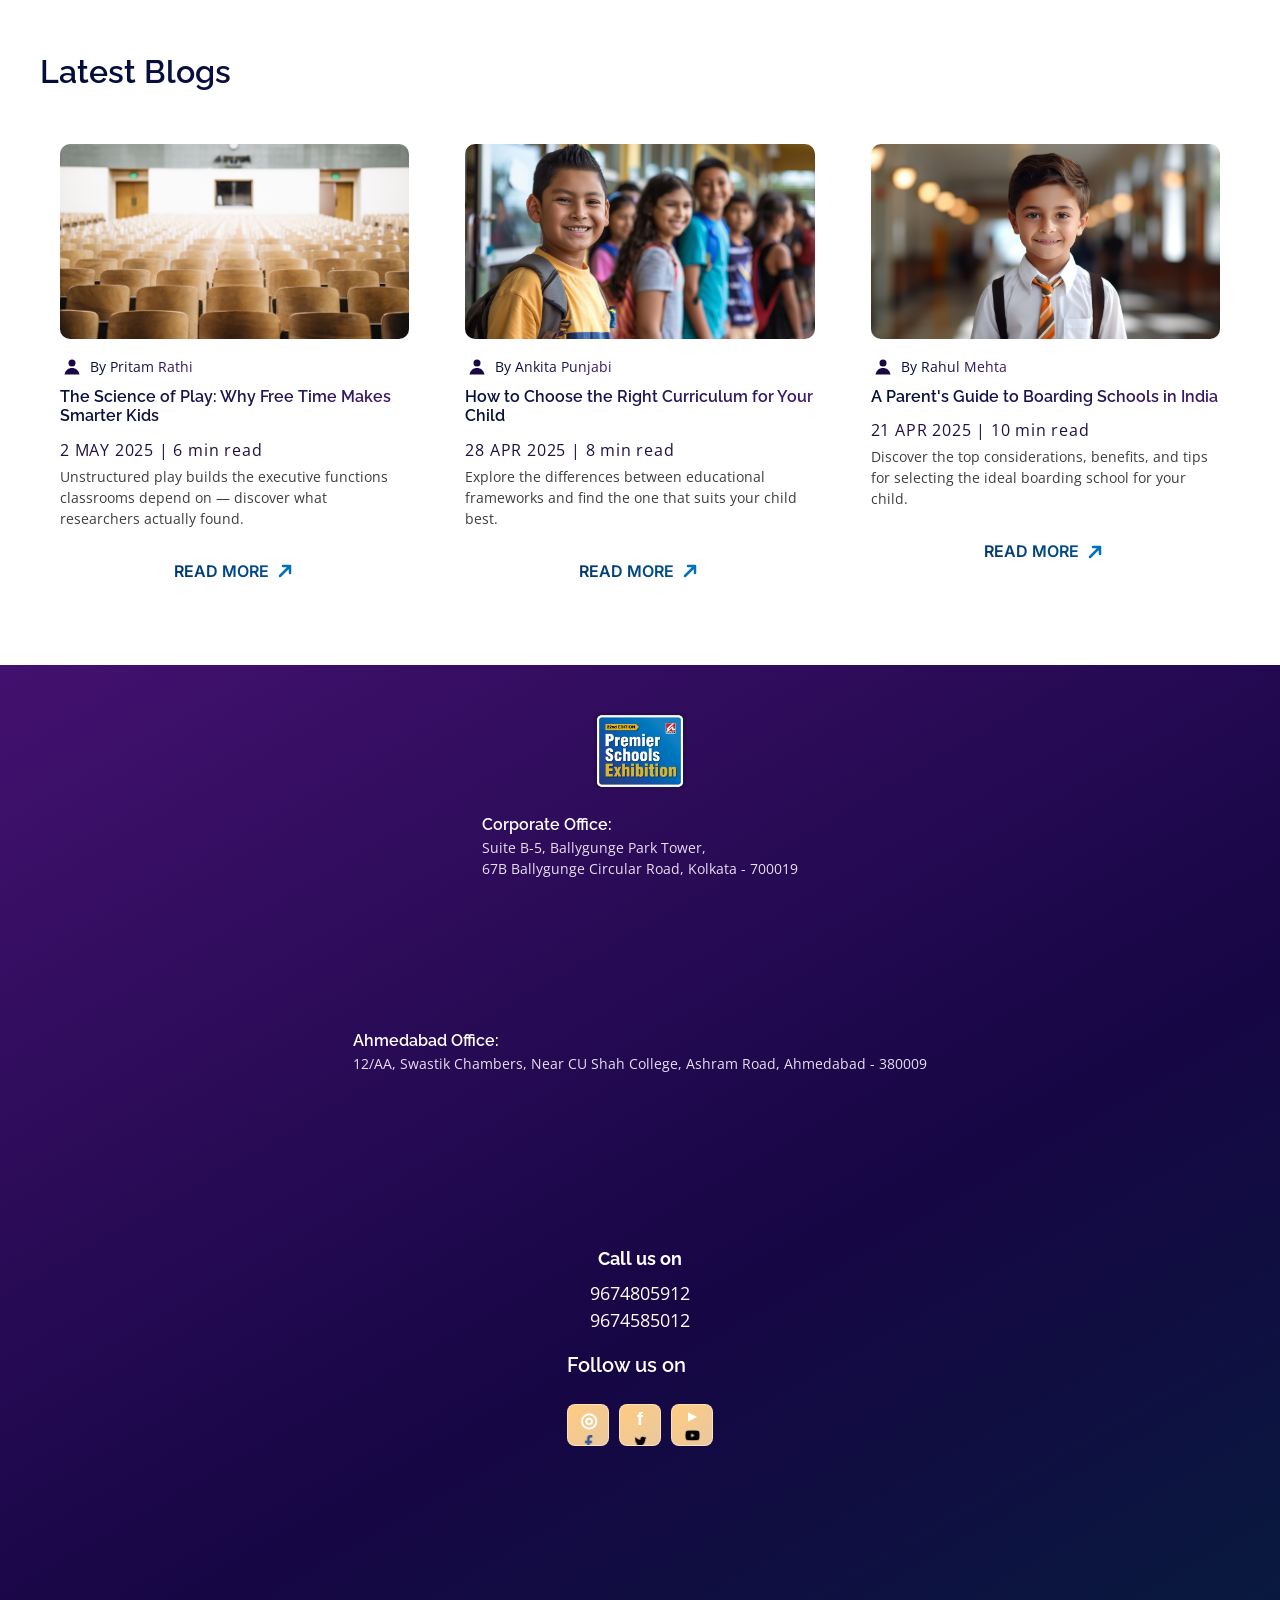
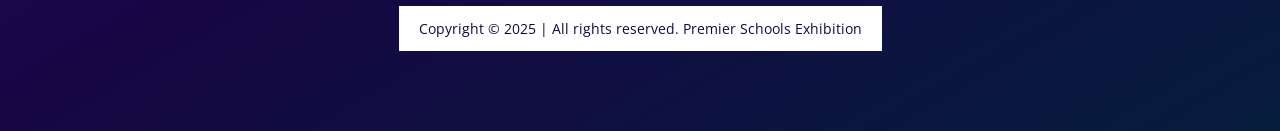
<file: blog/article-boarding-schools.html>
<!DOCTYPE html>
<html lang="en" class="no-js">
<head>
  <meta charset="UTF-8">
  <meta name="viewport" content="width=device-width, initial-scale=1.0">
  <title>A Parent's Guide to Boarding Schools in India — Premier Schools Exhibition Blog</title>
  <meta name="description" content="Discover a thorough parental guide on Indian boarding schools, covering pastoral care standards, self-reliance, daily campus routines, emotional readiness, and campus visit questions.">
  <script>document.documentElement.classList.remove('no-js');</script>
  <link rel="icon" href="data:image/svg+xml,%3Csvg%20xmlns='http://www.w3.org/2000/svg'%20viewBox='0%200%2032%2032'%3E%3Crect%20width='32'%20height='32'%20rx='6'%20fill='%231d4ed8'/%3E%3Ctext%20x='16'%20y='22'%20font-family='sans-serif'%20font-size='14'%20font-weight='700'%20fill='%23fff'%20text-anchor='middle'%3EPSE%3C/text%3E%3C/svg%3E">
  <link rel="preconnect" href="https://fonts.googleapis.com">
  <link rel="preconnect" href="https://fonts.gstatic.com" crossorigin>
  <link rel="stylesheet" href="https://fonts.googleapis.com/css2?family=Archivo:wght@300;600;700&amp;family=Inter:wght@300;400;600;700&amp;family=Open+Sans:wght@400;600;700&amp;family=Raleway:wght@400;500;600;700&amp;display=swap">
  <link rel="stylesheet" href="../css/base.css">
  <link rel="stylesheet" href="../css/layout.css">
  <link rel="stylesheet" href="../css/components.css">
  <link rel="stylesheet" href="../css/blog.css">
</head>
<body class="page-blog">
  <a class="skip-link" href="#main-content">Skip to main content</a>
  <header class="site-header">
    <div class="site-header__inner">
      <a class="site-header__brand" href="../index.html#hero" aria-label="Premier Schools Exhibition home">
        <img src="../assets/images/brand-pse-22nd-edition-logo.png" alt="Premier Schools Exhibition, 22nd edition" width="390" height="339">
      </a>
      <a class="button site-header__cta" href="../index.html#enquiry-form">Register Now</a>
    </div>
  </header>

  <main id="main-content">
    <section class="blog-banner blog-banner--article" aria-labelledby="article-heading">
      <div class="blog-banner__inner">
        <div class="blog-banner__dots" aria-hidden="true"></div>
        <svg class="blog-banner__swoosh" viewBox="0 0 75 10" aria-hidden="true"><path d="M2 8c16-6 48-8 71-2" fill="none" stroke="#ffcc81" stroke-width="2.5" stroke-linecap="round"></path></svg>
        <div class="blog-banner__content">
          <h1 id="article-heading" class="blog-banner__title gradient-text--peach">A Parent's Guide to Boarding Schools in India</h1>
          <p class="blog-banner__meta">21 April 2025 | 10 min. read</p>
          <p class="blog-banner__author"><svg class="blog-card__avatar" viewBox="0 0 24 24" aria-hidden="true"><circle cx="12" cy="12" r="12" fill="#fff"></circle><circle cx="12" cy="9" r="3.5" fill="#190843"></circle><path d="M4.5 20.5c1-4.5 4-6.5 7.5-6.5s6.5 2 7.5 6.5z" fill="#190843"></path></svg>By Rahul Mehta</p>
        </div>
        <img class="blog-banner__hero" src="../assets/blog/blog-card-3.jpg" alt="Students walking across a scenic boarding school campus" width="400" height="243">
      </div>
    </section>

    <section class="blog-article" aria-label="Blog article">
      <div class="blog-article__body">
        <p>Choosing a residential school for your child is one of the most transformative educational decisions a parent can make. Across India, boarding schools combine rich cultural traditions with world-class pedagogical frameworks, offering an immersive environment where academics, personal values, and holistic development thrive side by side.</p>
        <h2 id="pastoral-care" class="blog-article__heading gradient-text">Pastoral Care Standards and Student Wellbeing</h2>
        <p>In a modern boarding school, pastoral care represents the foundational fabric of student daily life. High-standard institutions employ dedicated housemasters, residential tutors, and certified student counselors who collaborate to build a compassionate, supportive family structure away from home.</p>
        <p>Comprehensive health centers, rigorous campus safety protocols, and emotionally intelligent mentorship ensure that every child feels secure and heard. When evaluating institutions, examine their ratio of live-in faculty to students, as responsive mentors play a pivotal role in guiding children through developmental milestones and emotional challenges.</p>
        <div class="blog-article__split">
          <img class="blog-article__image" src="../assets/blog/blog-article-inline.jpg" alt="" width="565" height="600">
          <div>
            <h3 class="blog-article__heading gradient-text">Questions to ask during residential campus visits</h3>
            <p>When touring a residential campus, look beyond the impressive academic halls and sports complexes. Ask how housemasters and dorm wardens navigate homesickness, interpersonal dynamics, and conflict resolution during the initial transition weeks.</p>
            <p>Inquire about digital device protocols and weekend enrichment routines. Understand how structured quiet hours balance with social recreation, and how transparent communication channels keep parents regularly engaged in their child's socio-emotional progress.</p>
            <p>Finally, observe the communal dining facilities and common living rooms: do interactions across grades feel respectful and warm, and does the residential atmosphere project an authentic sense of belonging?</p>
          </div>
        </div>
        <p>Ultimately, high-quality pastoral care transforms a school campus into a vibrant community where children learn empathy, mutual respect, and collaborative accountability through daily interpersonal interactions.</p>
        <blockquote class="blog-article__quote">
          <p>Boarding school offers far more than academic rigor; it is a supportive ecosystem where lasting self-reliance is built upon compassionate guidance and lasting peer friendships.</p>
        </blockquote>
        <h2 id="developing-self-reliance" class="blog-article__heading gradient-text">Developing Self-Reliance and Lifelong Independence</h2>
        <p>One of the enduring gifts of a boarding school education is the gradual cultivation of independence. Living within a residential community encourages children to take profound ownership of their time, personal organization, and daily academic goals. By navigating real-world responsibilities—from managing study schedules to organizing personal space—students develop confidence and executive leadership traits that prepare them uniquely for university life.</p>
        <p>Sharing living quarters with peers from diverse regional, cultural, and socio-economic backgrounds broadens perspectives and builds enduring communicative competence. Students learn to negotiate shared spaces, champion team initiatives, and celebrate individual differences.</p>
        <h2 id="daily-campus-structure" class="blog-article__heading gradient-text">Daily Campus Structure and Routine</h2>
        <p>A structured daily routine lies at the heart of residential life, providing healthy rhythm and purposeful focus. A typical boarding schedule gracefully balances rigorous morning academics with afternoon co-curricular pursuits, field sports, creative arts, and structured evening prep times guided by faculty tutors.</p>
        <p>This intentional structuring eliminates unproductive downtime while ensuring students receive balanced nutrition, adequate sleep, and dedicated recreational hours. Over time, this rhythm instills natural self-discipline and stress-management techniques that sustain lifelong achievement.</p>
        <h2 id="emotional-readiness" class="blog-article__heading gradient-text">Evaluating Your Child's Emotional Readiness</h2>
        <p>Determining the ideal time for boarding school depends more on emotional maturity and temperamental curiosity than purely upon age or academic standing. Observe your child's reactions to new social situations, sleepovers, and independence before committing to boarding life.</p>
        <ul class="blog-article__bullets">
          <li>Demonstrated capacity to manage essential personal routines and schoolwork without constant parental prompting.</li>
          <li>Natural curiosity about community living and excitement toward forming deep connections with peers.</li>
          <li>Developing emotional resilience when adapting to unfamiliar rules, shared spaces, and constructive feedback.</li>
          <li>Eagerness to participate actively in campus sports, clubs, and cultural activities outside the traditional classroom.</li>
        </ul>
        <p>When parents and children engage in open dialogue and view boarding school as a collaborative journey toward personal growth, the transition turns into a rewarding adventure that enriches the family dynamic and unlocks the student's fullest potential.</p>
        <nav class="blog-article__nav" aria-label="More blog posts">
          <a class="gradient-text" href="article.html"><svg class="icon-chevron" viewBox="0 0 30 30" aria-hidden="true"><path d="M18 8 10 15l8 7" fill="none" stroke="currentColor" stroke-width="2.5" stroke-linecap="round" stroke-linejoin="round"/></svg>Previous Blog</a>
          <a class="gradient-text" href="article.html">Next Blog<svg class="icon-chevron" viewBox="0 0 30 30" aria-hidden="true"><path d="M12 8l8 7-8 7" fill="none" stroke="currentColor" stroke-width="2.5" stroke-linecap="round" stroke-linejoin="round"/></svg></a>
        </nav>
      </div>
      <aside class="blog-article__side">
        <div class="blog-article__contents">
          <h2 class="gradient-text">Contents</h2>
          <ul>
            <li><a class="gradient-text" href="#pastoral-care">Pastoral Care Standards and Student Wellbeing</a></li>
            <li><a class="gradient-text" href="#developing-self-reliance">Developing Self-Reliance and Lifelong Independence</a></li>
            <li><a class="gradient-text" href="#daily-campus-structure">Daily Campus Structure and Routine</a></li>
            <li><a class="gradient-text" href="#emotional-readiness">Evaluating Your Child's Emotional Readiness</a></li>
          </ul>
        </div>
        <div class="learn-more">
          <h3 class="learn-more__title gradient-text">Want to Learn more about us?</h3>
          <div class="learn-more__social">
            <span class="learn-more__social__label gradient-text">Follow Us On</span>
            <span class="learn-more__social__divider" aria-hidden="true"></span>
            <div class="learn-more__social__icons">
              <a href="#" aria-label="Premier Schools Exhibition on Facebook"><img src="../assets/blog/blog-social-facebook.png" alt=""></a>
              <a href="#" aria-label="Premier Schools Exhibition on Twitter"><img src="../assets/blog/blog-social-twitter.png" alt=""></a>
              <a href="#" aria-label="Premier Schools Exhibition on LinkedIn"><img src="../assets/blog/blog-social-linkedin.png" alt=""></a>
              <a href="#" aria-label="Premier Schools Exhibition on YouTube"><img src="../assets/blog/blog-social-youtube.png" alt=""></a>
            </div>
          </div>
        </div>
      </aside>
    </section>

    <section class="blog-latest blog-related" id="related" aria-labelledby="related-heading">
      <h2 id="related-heading" class="blog-latest__heading gradient-text">Latest Blogs</h2>
      <div class="blog-latest__row">
        <article class="blog-card">
          <a class="blog-card__image" href="article.html"><img src="../assets/blog/blog-card-8.jpg" alt="Children playing freely during recess" width="360" height="195"></a>
          <p class="blog-card__author"><svg class="blog-card__avatar" viewBox="0 0 24 24" aria-hidden="true"><circle cx="12" cy="12" r="12" fill="#fff"></circle><circle cx="12" cy="9" r="3.5" fill="#190843"></circle><path d="M4.5 20.5c1-4.5 4-6.5 7.5-6.5s6.5 2 7.5 6.5z" fill="#190843"></path></svg><span class="gradient-text">By Pritam Rathi</span></p>
          <h3 class="blog-card__title gradient-text"><a href="article.html">The Science of Play: Why Free Time Makes Smarter Kids</a></h3>
          <p class="blog-card__date">2 MAY 2025 | 6 min read</p>
          <p class="blog-card__excerpt">Unstructured play builds the executive functions classrooms depend on — discover what researchers actually found.</p>
          <a class="blog-card__read-more" href="article.html">READ MORE <svg class="icon-arrow" viewBox="0 0 22 22" aria-hidden="true"><path d="M6 16 16 6M9 6h7v7" stroke="currentColor" stroke-width="2.5" stroke-linecap="round" stroke-linejoin="round"></path></svg></a>
        </article>
        <article class="blog-card">
          <a class="blog-card__image" href="article.html"><img src="../assets/blog/blog-card-3.jpg" alt="Students walking across a boarding school campus" width="360" height="195"></a>
          <p class="blog-card__author"><svg class="blog-card__avatar" viewBox="0 0 24 24" aria-hidden="true"><circle cx="12" cy="12" r="12" fill="#fff"></circle><circle cx="12" cy="9" r="3.5" fill="#190843"></circle><path d="M4.5 20.5c1-4.5 4-6.5 7.5-6.5s6.5 2 7.5 6.5z" fill="#190843"></path></svg><span class="gradient-text">By Ankita Punjabi</span></p>
          <h3 class="blog-card__title gradient-text"><a href="article.html">How to Choose the Right Curriculum for Your Child</a></h3>
          <p class="blog-card__date">28 APR 2025 | 8 min read</p>
          <p class="blog-card__excerpt">Explore the differences between educational frameworks and find the one that suits your child best.</p>
          <a class="blog-card__read-more" href="article.html">READ MORE <svg class="icon-arrow" viewBox="0 0 22 22" aria-hidden="true"><path d="M6 16 16 6M9 6h7v7" stroke="currentColor" stroke-width="2.5" stroke-linecap="round" stroke-linejoin="round"></path></svg></a>
        </article>
        <article class="blog-card">
          <a class="blog-card__image" href="article.html"><img src="../assets/blog/blog-card-2.jpg" alt="A child choosing a curriculum workbook" width="360" height="195"></a>
          <p class="blog-card__author"><svg class="blog-card__avatar" viewBox="0 0 24 24" aria-hidden="true"><circle cx="12" cy="12" r="12" fill="#fff"></circle><circle cx="12" cy="9" r="3.5" fill="#190843"></circle><path d="M4.5 20.5c1-4.5 4-6.5 7.5-6.5s6.5 2 7.5 6.5z" fill="#190843"></path></svg><span class="gradient-text">By Rahul Mehta</span></p>
          <h3 class="blog-card__title gradient-text"><a href="article.html">A Parent's Guide to Boarding Schools in India</a></h3>
          <p class="blog-card__date">21 APR 2025 | 10 min read</p>
          <p class="blog-card__excerpt">Discover the top considerations, benefits, and tips for selecting the ideal boarding school for your child.</p>
          <a class="blog-card__read-more" href="article.html">READ MORE <svg class="icon-arrow" viewBox="0 0 22 22" aria-hidden="true"><path d="M6 16 16 6M9 6h7v7" stroke="currentColor" stroke-width="2.5" stroke-linecap="round" stroke-linejoin="round"></path></svg></a>
        </article>
      </div>
    </section>
  </main>

  <footer class="site-footer">
    <img src="../assets/images/brand-pse-22nd-edition-logo.png" alt="Premier Schools Exhibition" width="390" height="339">
    <address><strong>Corporate Office:</strong><br>Suite B-5, Ballygunge Park Tower,<br>67B Ballygunge Circular Road, Kolkata - 700019</address>
    <address><strong>Ahmedabad Office:</strong><br>12/AA, Swastik Chambers, Near CU Shah College, Ashram Road, Ahmedabad - 380009</address>
    <div class="site-footer__call">
      <strong>Call us on</strong>
      <p>9674805912</p>
      <p>9674585012</p>
    </div>
    <div class="site-footer__social">
      <p>Follow us on</p>
      <p class="visually-hidden" id="social-links-unavailable">Profile URLs were not supplied, so these platform names are not links.</p>
      <ul aria-describedby="social-links-unavailable">
        <li><img src="../assets/blog/blog-social-facebook.png" alt=""><span class="visually-hidden">Facebook</span></li>
        <li><img src="../assets/blog/blog-social-twitter.png" alt=""><span class="visually-hidden">Twitter</span></li>
        <li><img src="../assets/blog/blog-social-youtube.png" alt=""><span class="visually-hidden">YouTube</span></li>
      </ul>
    </div>
    <p class="gradient-text">Copyright © 2025 | All rights reserved. Premier Schools Exhibition</p>
  </footer>
</body>
</html>
</file>
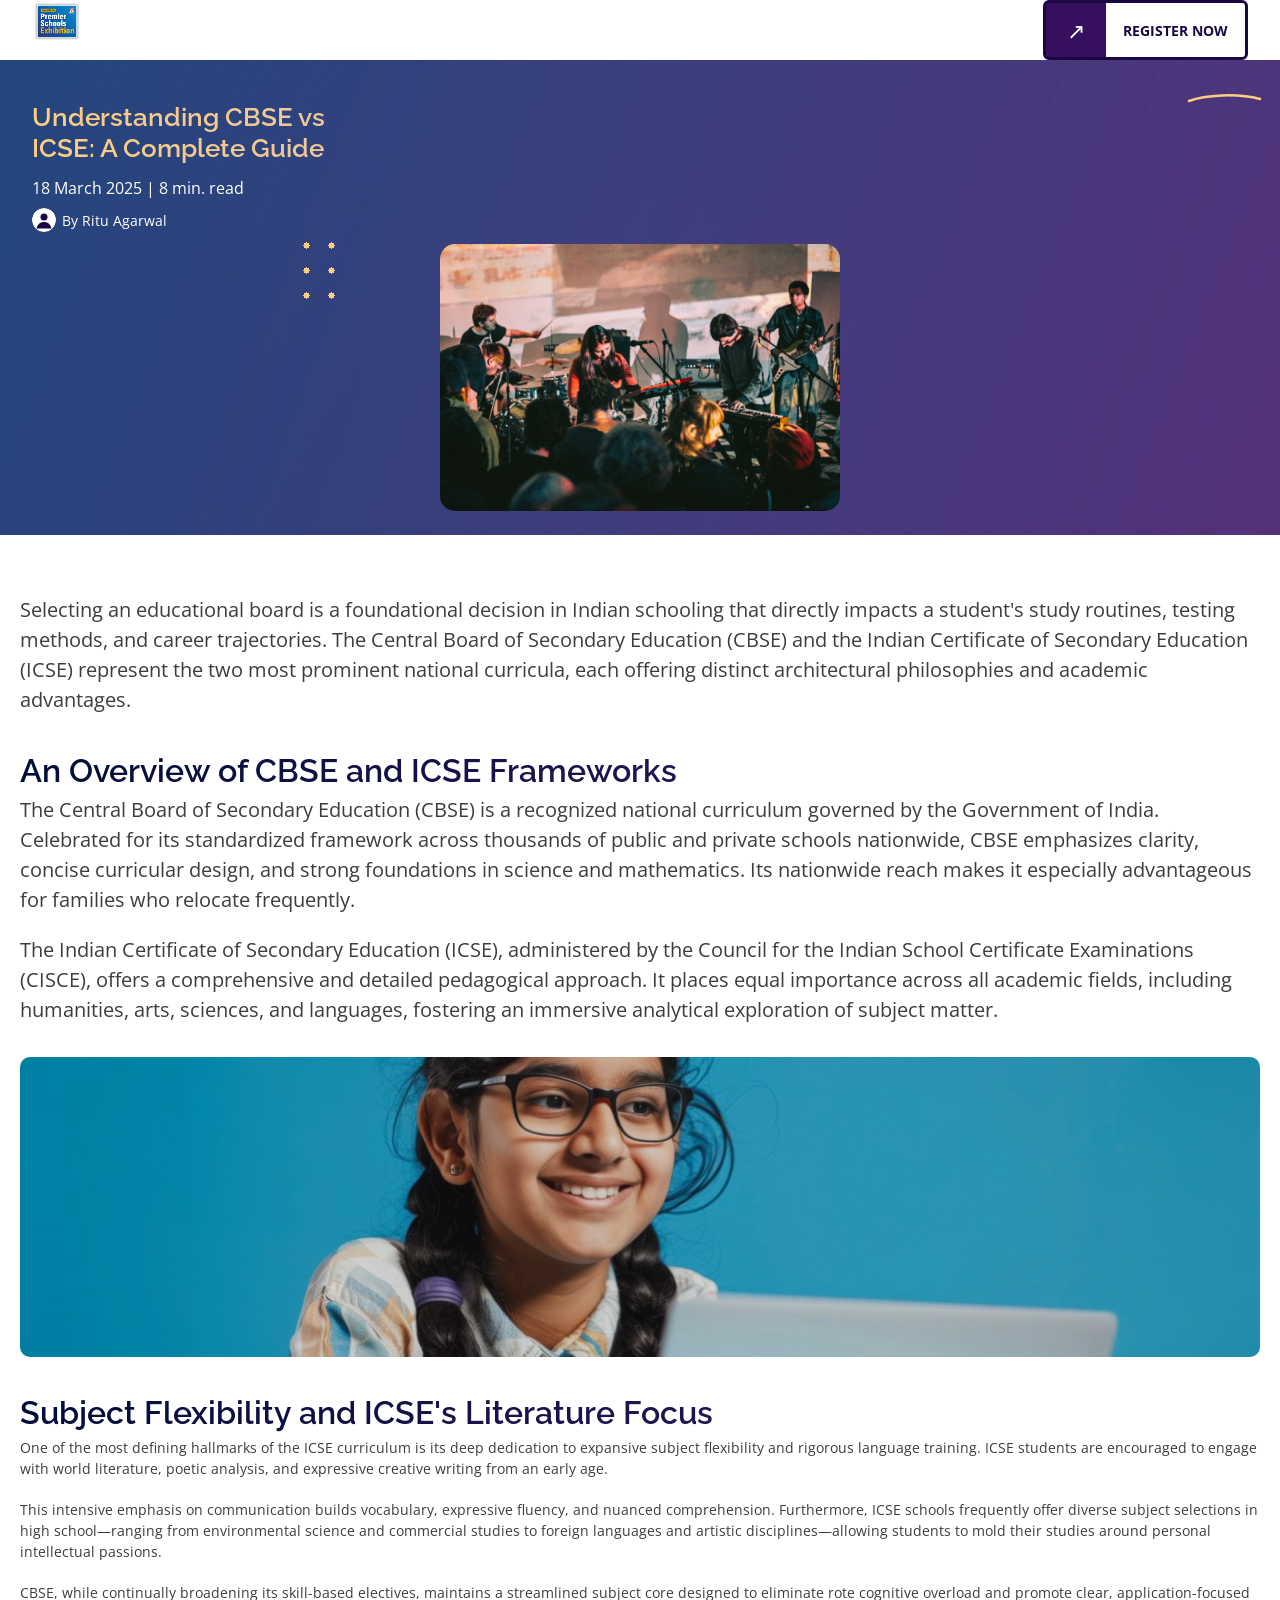
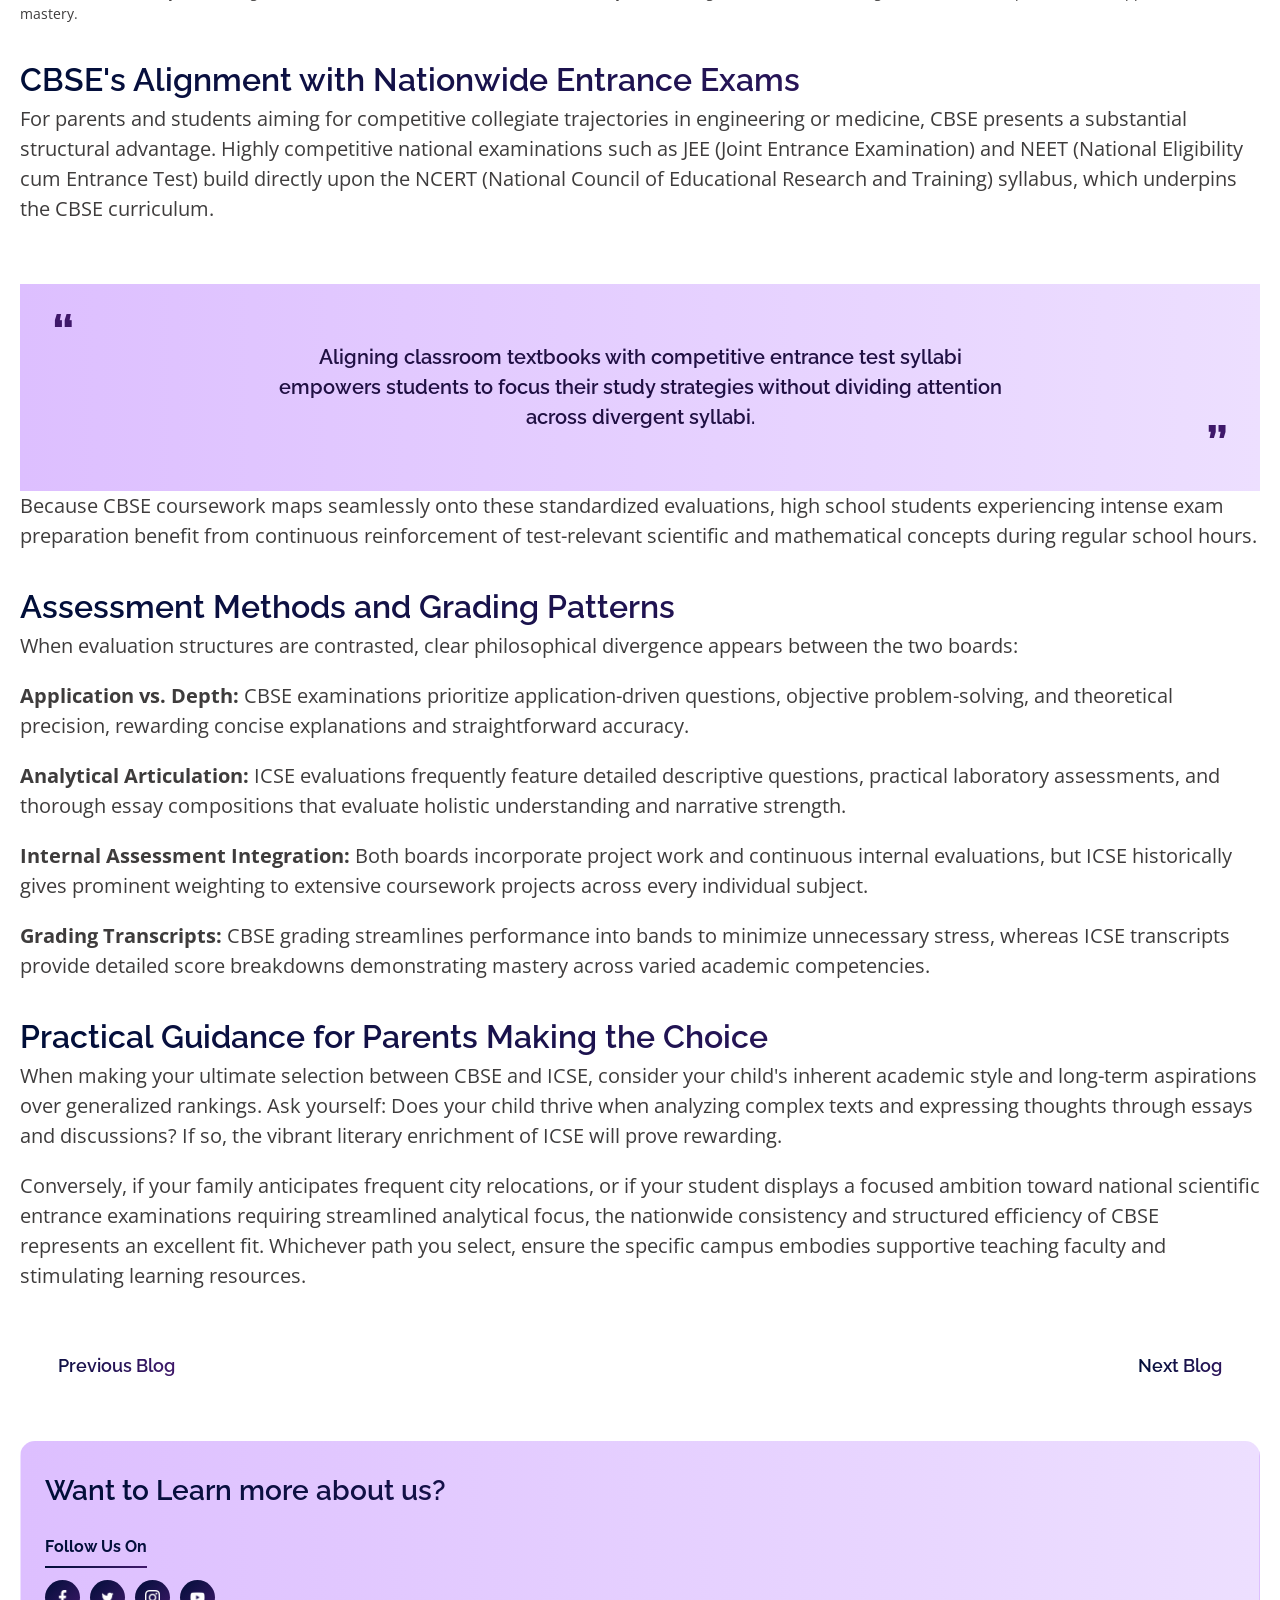
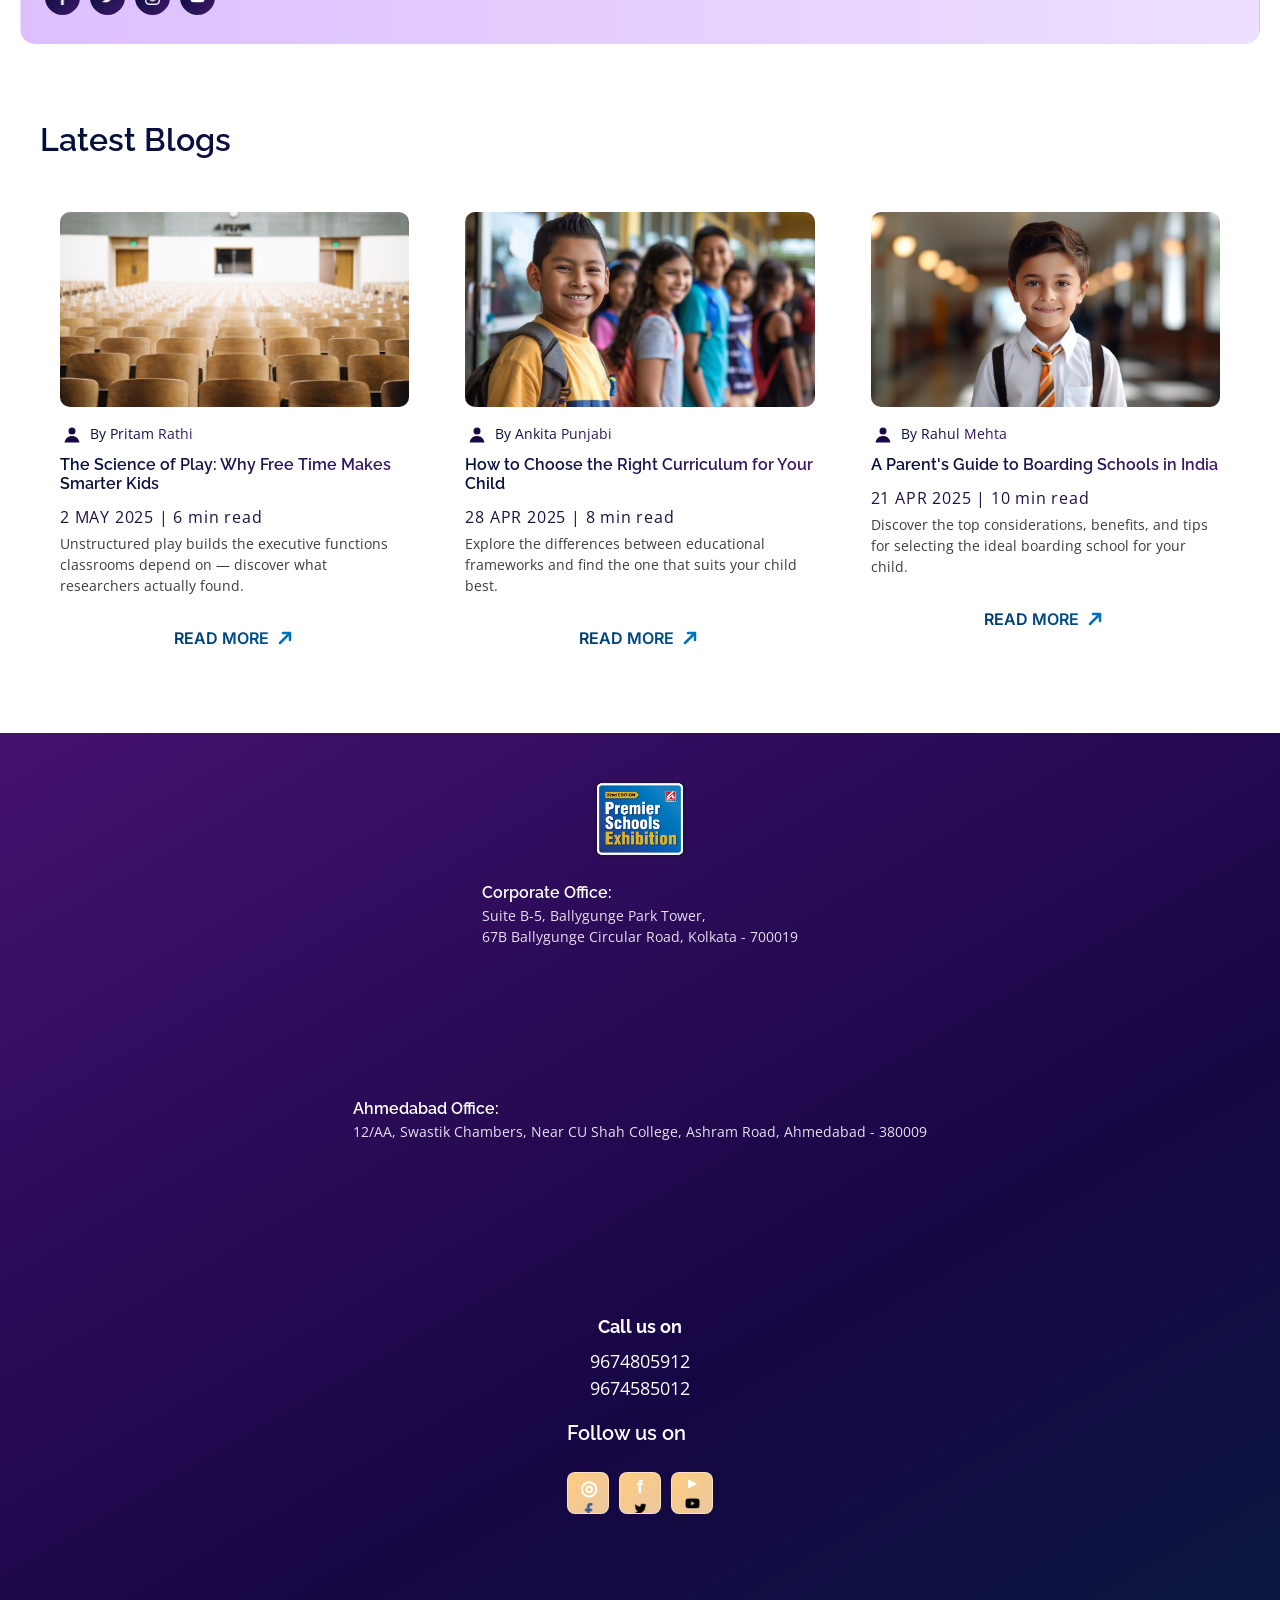
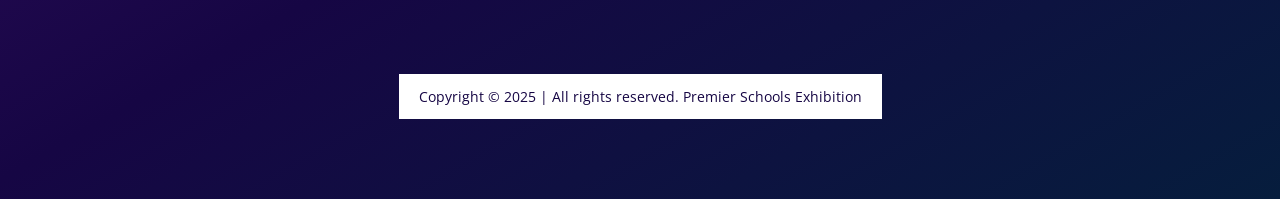
<file: blog/article-cbse-icse.html>
<!DOCTYPE html>
<html lang="en" class="no-js">
<head>
  <meta charset="UTF-8">
  <meta name="viewport" content="width=device-width, initial-scale=1.0">
  <title>Understanding CBSE vs ICSE: A Complete Guide — Premier Schools Exhibition Blog</title>
  <meta name="description" content="Comprehensive guide comparing CBSE and ICSE boards, covering subject flexibility, entrance exam alignment, and guidance for parents.">
  <script>document.documentElement.classList.remove('no-js');</script>
  <link rel="icon" href="data:image/svg+xml,%3Csvg%20xmlns='http://www.w3.org/2000/svg'%20viewBox='0%200%2032%2032'%3E%3Crect%20width='32'%20height='32'%20rx='6'%20fill='%231d4ed8'/%3E%3Ctext%20x='16'%20y='22'%20font-family='sans-serif'%20font-size='14'%20font-weight='700'%20fill='%23fff'%20text-anchor='middle'%3EPSE%3C/text%3E%3C/svg%3E">
  <link rel="preconnect" href="https://fonts.googleapis.com">
  <link rel="preconnect" href="https://fonts.gstatic.com" crossorigin>
  <link rel="stylesheet" href="https://fonts.googleapis.com/css2?family=Archivo:wght@300;600;700&amp;family=Inter:wght@300;400;600;700&amp;family=Open+Sans:wght@400;600;700&amp;family=Raleway:wght@400;500;600;700&amp;display=swap">
  <link rel="stylesheet" href="../css/base.css">
  <link rel="stylesheet" href="../css/layout.css">
  <link rel="stylesheet" href="../css/components.css">
  <link rel="stylesheet" href="../css/blog.css">
</head>
<body class="page-blog">
  <a class="skip-link" href="#main-content">Skip to main content</a>
  <header class="site-header">
    <div class="site-header__inner">
      <a class="site-header__brand" href="../index.html#hero" aria-label="Premier Schools Exhibition home">
        <img src="../assets/images/brand-pse-22nd-edition-logo.png" alt="Premier Schools Exhibition, 22nd edition" width="390" height="339">
      </a>
      <a class="button site-header__cta" href="../index.html#enquiry-form">Register Now</a>
    </div>
  </header>

  <main id="main-content">
    <section class="blog-banner blog-banner--article" aria-labelledby="article-heading">
      <div class="blog-banner__inner">
        <div class="blog-banner__dots" aria-hidden="true"></div>
        <svg class="blog-banner__swoosh" viewBox="0 0 75 10" aria-hidden="true"><path d="M2 8c16-6 48-8 71-2" fill="none" stroke="#ffcc81" stroke-width="2.5" stroke-linecap="round"></path></svg>
        <div class="blog-banner__content">
          <h1 id="article-heading" class="blog-banner__title gradient-text--peach">Understanding CBSE vs ICSE: A Complete Guide</h1>
          <p class="blog-banner__meta">18 March 2025 | 8 min. read</p>
          <p class="blog-banner__author"><svg class="blog-card__avatar" viewBox="0 0 24 24" aria-hidden="true"><circle cx="12" cy="12" r="12" fill="#fff"></circle><circle cx="12" cy="9" r="3.5" fill="#190843"></circle><path d="M4.5 20.5c1-4.5 4-6.5 7.5-6.5s6.5 2 7.5 6.5z" fill="#190843"></path></svg>By Ritu Agarwal</p>
        </div>
        <img class="blog-banner__hero" src="../assets/blog/blog-card-a.png" alt="Students engaging in collaborative academic coursework" width="400" height="243">
      </div>
    </section>

    <section class="blog-article" aria-label="Blog article">
      <div class="blog-article__body">
        <p>Selecting an educational board is a foundational decision in Indian schooling that directly impacts a student's study routines, testing methods, and career trajectories. The Central Board of Secondary Education (CBSE) and the Indian Certificate of Secondary Education (ICSE) represent the two most prominent national curricula, each offering distinct architectural philosophies and academic advantages.</p>
        <h2 id="overview-of-boards" class="blog-article__heading gradient-text">An Overview of CBSE and ICSE Frameworks</h2>
        <p>The Central Board of Secondary Education (CBSE) is a recognized national curriculum governed by the Government of India. Celebrated for its standardized framework across thousands of public and private schools nationwide, CBSE emphasizes clarity, concise curricular design, and strong foundations in science and mathematics. Its nationwide reach makes it especially advantageous for families who relocate frequently.</p>
        <p>The Indian Certificate of Secondary Education (ICSE), administered by the Council for the Indian School Certificate Examinations (CISCE), offers a comprehensive and detailed pedagogical approach. It places equal importance across all academic fields, including humanities, arts, sciences, and languages, fostering an immersive analytical exploration of subject matter.</p>
        <div class="blog-article__split">
          <img class="blog-article__image" src="../assets/blog/blog-article-inline.jpg" alt="" width="565" height="600">
          <div>
            <h3 class="blog-article__heading gradient-text">Subject Flexibility and ICSE's Literature Focus</h3>
            <p>One of the most defining hallmarks of the ICSE curriculum is its deep dedication to expansive subject flexibility and rigorous language training. ICSE students are encouraged to engage with world literature, poetic analysis, and expressive creative writing from an early age.</p>
            <p>This intensive emphasis on communication builds vocabulary, expressive fluency, and nuanced comprehension. Furthermore, ICSE schools frequently offer diverse subject selections in high school—ranging from environmental science and commercial studies to foreign languages and artistic disciplines—allowing students to mold their studies around personal intellectual passions.</p>
            <p>CBSE, while continually broadening its skill-based electives, maintains a streamlined subject core designed to eliminate rote cognitive overload and promote clear, application-focused mastery.</p>
          </div>
        </div>
        <h2 id="entrance-exam-alignment" class="blog-article__heading gradient-text">CBSE's Alignment with Nationwide Entrance Exams</h2>
        <p>For parents and students aiming for competitive collegiate trajectories in engineering or medicine, CBSE presents a substantial structural advantage. Highly competitive national examinations such as JEE (Joint Entrance Examination) and NEET (National Eligibility cum Entrance Test) build directly upon the NCERT (National Council of Educational Research and Training) syllabus, which underpins the CBSE curriculum.</p>
        <blockquote class="blog-article__quote">
          <p>Aligning classroom textbooks with competitive entrance test syllabi empowers students to focus their study strategies without dividing attention across divergent syllabi.</p>
        </blockquote>
        <p>Because CBSE coursework maps seamlessly onto these standardized evaluations, high school students experiencing intense exam preparation benefit from continuous reinforcement of test-relevant scientific and mathematical concepts during regular school hours.</p>
        <h2 id="assessment-and-grading" class="blog-article__heading gradient-text">Assessment Methods and Grading Patterns</h2>
        <p>When evaluation structures are contrasted, clear philosophical divergence appears between the two boards:</p>
        <ul class="blog-article__bullets">
          <li><strong>Application vs. Depth:</strong> CBSE examinations prioritize application-driven questions, objective problem-solving, and theoretical precision, rewarding concise explanations and straightforward accuracy.</li>
          <li><strong>Analytical Articulation:</strong> ICSE evaluations frequently feature detailed descriptive questions, practical laboratory assessments, and thorough essay compositions that evaluate holistic understanding and narrative strength.</li>
          <li><strong>Internal Assessment Integration:</strong> Both boards incorporate project work and continuous internal evaluations, but ICSE historically gives prominent weighting to extensive coursework projects across every individual subject.</li>
          <li><strong>Grading Transcripts:</strong> CBSE grading streamlines performance into bands to minimize unnecessary stress, whereas ICSE transcripts provide detailed score breakdowns demonstrating mastery across varied academic competencies.</li>
        </ul>
        <h2 id="guidance-for-parents" class="blog-article__heading gradient-text">Practical Guidance for Parents Making the Choice</h2>
        <p>When making your ultimate selection between CBSE and ICSE, consider your child's inherent academic style and long-term aspirations over generalized rankings. Ask yourself: Does your child thrive when analyzing complex texts and expressing thoughts through essays and discussions? If so, the vibrant literary enrichment of ICSE will prove rewarding.</p>
        <p>Conversely, if your family anticipates frequent city relocations, or if your student displays a focused ambition toward national scientific entrance examinations requiring streamlined analytical focus, the nationwide consistency and structured efficiency of CBSE represents an excellent fit. Whichever path you select, ensure the specific campus embodies supportive teaching faculty and stimulating learning resources.</p>
        <nav class="blog-article__nav" aria-label="More blog posts">
          <a class="gradient-text" href="article-montessori-traditional.html"><svg class="icon-chevron" viewBox="0 0 30 30" aria-hidden="true"><path d="M18 8 10 15l8 7" fill="none" stroke="currentColor" stroke-width="2.5" stroke-linecap="round" stroke-linejoin="round"/></svg>Previous Blog</a>
          <a class="gradient-text" href="article-afterschool-activities.html">Next Blog<svg class="icon-chevron" viewBox="0 0 30 30" aria-hidden="true"><path d="M12 8l8 7-8 7" fill="none" stroke="currentColor" stroke-width="2.5" stroke-linecap="round" stroke-linejoin="round"/></svg></a>
        </nav>
      </div>
      <aside class="blog-article__side">
        <div class="blog-article__contents">
          <h2 class="gradient-text">Contents</h2>
          <ul>
            <li><a class="gradient-text" href="#overview-of-boards">An Overview of CBSE and ICSE Frameworks</a></li>
            <li><a class="gradient-text" href="#entrance-exam-alignment">CBSE's Alignment with Nationwide Entrance Exams</a></li>
            <li><a class="gradient-text" href="#assessment-and-grading">Assessment Methods and Grading Patterns</a></li>
            <li><a class="gradient-text" href="#guidance-for-parents">Practical Guidance for Parents Making the Choice</a></li>
          </ul>
        </div>
        <div class="learn-more">
          <h3 class="learn-more__title gradient-text">Want to Learn more about us?</h3>
          <div class="learn-more__social">
            <span class="learn-more__social__label gradient-text">Follow Us On</span>
            <span class="learn-more__social__divider" aria-hidden="true"></span>
            <div class="learn-more__social__icons">
              <a href="#" aria-label="Premier Schools Exhibition on Facebook"><img src="../assets/blog/blog-social-facebook.png" alt=""></a>
              <a href="#" aria-label="Premier Schools Exhibition on Twitter"><img src="../assets/blog/blog-social-twitter.png" alt=""></a>
              <a href="#" aria-label="Premier Schools Exhibition on LinkedIn"><img src="../assets/blog/blog-social-linkedin.png" alt=""></a>
              <a href="#" aria-label="Premier Schools Exhibition on YouTube"><img src="../assets/blog/blog-social-youtube.png" alt=""></a>
            </div>
          </div>
        </div>
      </aside>
    </section>

    <section class="blog-latest blog-related" id="related" aria-labelledby="related-heading">
      <h2 id="related-heading" class="blog-latest__heading gradient-text">Latest Blogs</h2>
      <div class="blog-latest__row">
        <article class="blog-card">
          <a class="blog-card__image" href="article.html"><img src="../assets/blog/blog-card-8.jpg" alt="Children playing freely during recess" width="360" height="195"></a>
          <p class="blog-card__author"><svg class="blog-card__avatar" viewBox="0 0 24 24" aria-hidden="true"><circle cx="12" cy="12" r="12" fill="#fff"></circle><circle cx="12" cy="9" r="3.5" fill="#190843"></circle><path d="M4.5 20.5c1-4.5 4-6.5 7.5-6.5s6.5 2 7.5 6.5z" fill="#190843"></path></svg><span class="gradient-text">By Pritam Rathi</span></p>
          <h3 class="blog-card__title gradient-text"><a href="article.html">The Science of Play: Why Free Time Makes Smarter Kids</a></h3>
          <p class="blog-card__date">2 MAY 2025 | 6 min read</p>
          <p class="blog-card__excerpt">Unstructured play builds the executive functions classrooms depend on — discover what researchers actually found.</p>
          <a class="blog-card__read-more" href="article.html">READ MORE <svg class="icon-arrow" viewBox="0 0 22 22" aria-hidden="true"><path d="M6 16 16 6M9 6h7v7" stroke="currentColor" stroke-width="2.5" stroke-linecap="round" stroke-linejoin="round"></path></svg></a>
        </article>
        <article class="blog-card">
          <a class="blog-card__image" href="article.html"><img src="../assets/blog/blog-card-3.jpg" alt="Students walking across a boarding school campus" width="360" height="195"></a>
          <p class="blog-card__author"><svg class="blog-card__avatar" viewBox="0 0 24 24" aria-hidden="true"><circle cx="12" cy="12" r="12" fill="#fff"></circle><circle cx="12" cy="9" r="3.5" fill="#190843"></circle><path d="M4.5 20.5c1-4.5 4-6.5 7.5-6.5s6.5 2 7.5 6.5z" fill="#190843"></path></svg><span class="gradient-text">By Ankita Punjabi</span></p>
          <h3 class="blog-card__title gradient-text"><a href="article.html">How to Choose the Right Curriculum for Your Child</a></h3>
          <p class="blog-card__date">28 APR 2025 | 8 min read</p>
          <p class="blog-card__excerpt">Explore the differences between educational frameworks and find the one that suits your child best.</p>
          <a class="blog-card__read-more" href="article.html">READ MORE <svg class="icon-arrow" viewBox="0 0 22 22" aria-hidden="true"><path d="M6 16 16 6M9 6h7v7" stroke="currentColor" stroke-width="2.5" stroke-linecap="round" stroke-linejoin="round"></path></svg></a>
        </article>
        <article class="blog-card">
          <a class="blog-card__image" href="article.html"><img src="../assets/blog/blog-card-2.jpg" alt="A child choosing a curriculum workbook" width="360" height="195"></a>
          <p class="blog-card__author"><svg class="blog-card__avatar" viewBox="0 0 24 24" aria-hidden="true"><circle cx="12" cy="12" r="12" fill="#fff"></circle><circle cx="12" cy="9" r="3.5" fill="#190843"></circle><path d="M4.5 20.5c1-4.5 4-6.5 7.5-6.5s6.5 2 7.5 6.5z" fill="#190843"></path></svg><span class="gradient-text">By Rahul Mehta</span></p>
          <h3 class="blog-card__title gradient-text"><a href="article.html">A Parent's Guide to Boarding Schools in India</a></h3>
          <p class="blog-card__date">21 APR 2025 | 10 min read</p>
          <p class="blog-card__excerpt">Discover the top considerations, benefits, and tips for selecting the ideal boarding school for your child.</p>
          <a class="blog-card__read-more" href="article.html">READ MORE <svg class="icon-arrow" viewBox="0 0 22 22" aria-hidden="true"><path d="M6 16 16 6M9 6h7v7" stroke="currentColor" stroke-width="2.5" stroke-linecap="round" stroke-linejoin="round"></path></svg></a>
        </article>
      </div>
    </section>
  </main>

  <footer class="site-footer">
    <img src="../assets/images/brand-pse-22nd-edition-logo.png" alt="Premier Schools Exhibition" width="390" height="339">
    <address><strong>Corporate Office:</strong><br>Suite B-5, Ballygunge Park Tower,<br>67B Ballygunge Circular Road, Kolkata - 700019</address>
    <address><strong>Ahmedabad Office:</strong><br>12/AA, Swastik Chambers, Near CU Shah College, Ashram Road, Ahmedabad - 380009</address>
    <div class="site-footer__call">
      <strong>Call us on</strong>
      <p>9674805912</p>
      <p>9674585012</p>
    </div>
    <div class="site-footer__social">
      <p>Follow us on</p>
      <p class="visually-hidden" id="social-links-unavailable">Profile URLs were not supplied, so these platform names are not links.</p>
      <ul aria-describedby="social-links-unavailable">
        <li><img src="../assets/blog/blog-social-facebook.png" alt=""><span class="visually-hidden">Facebook</span></li>
        <li><img src="../assets/blog/blog-social-twitter.png" alt=""><span class="visually-hidden">Twitter</span></li>
        <li><img src="../assets/blog/blog-social-youtube.png" alt=""><span class="visually-hidden">YouTube</span></li>
      </ul>
    </div>
    <p class="gradient-text">Copyright © 2025 | All rights reserved. Premier Schools Exhibition</p>
  </footer>
</body>
</html>
</file>
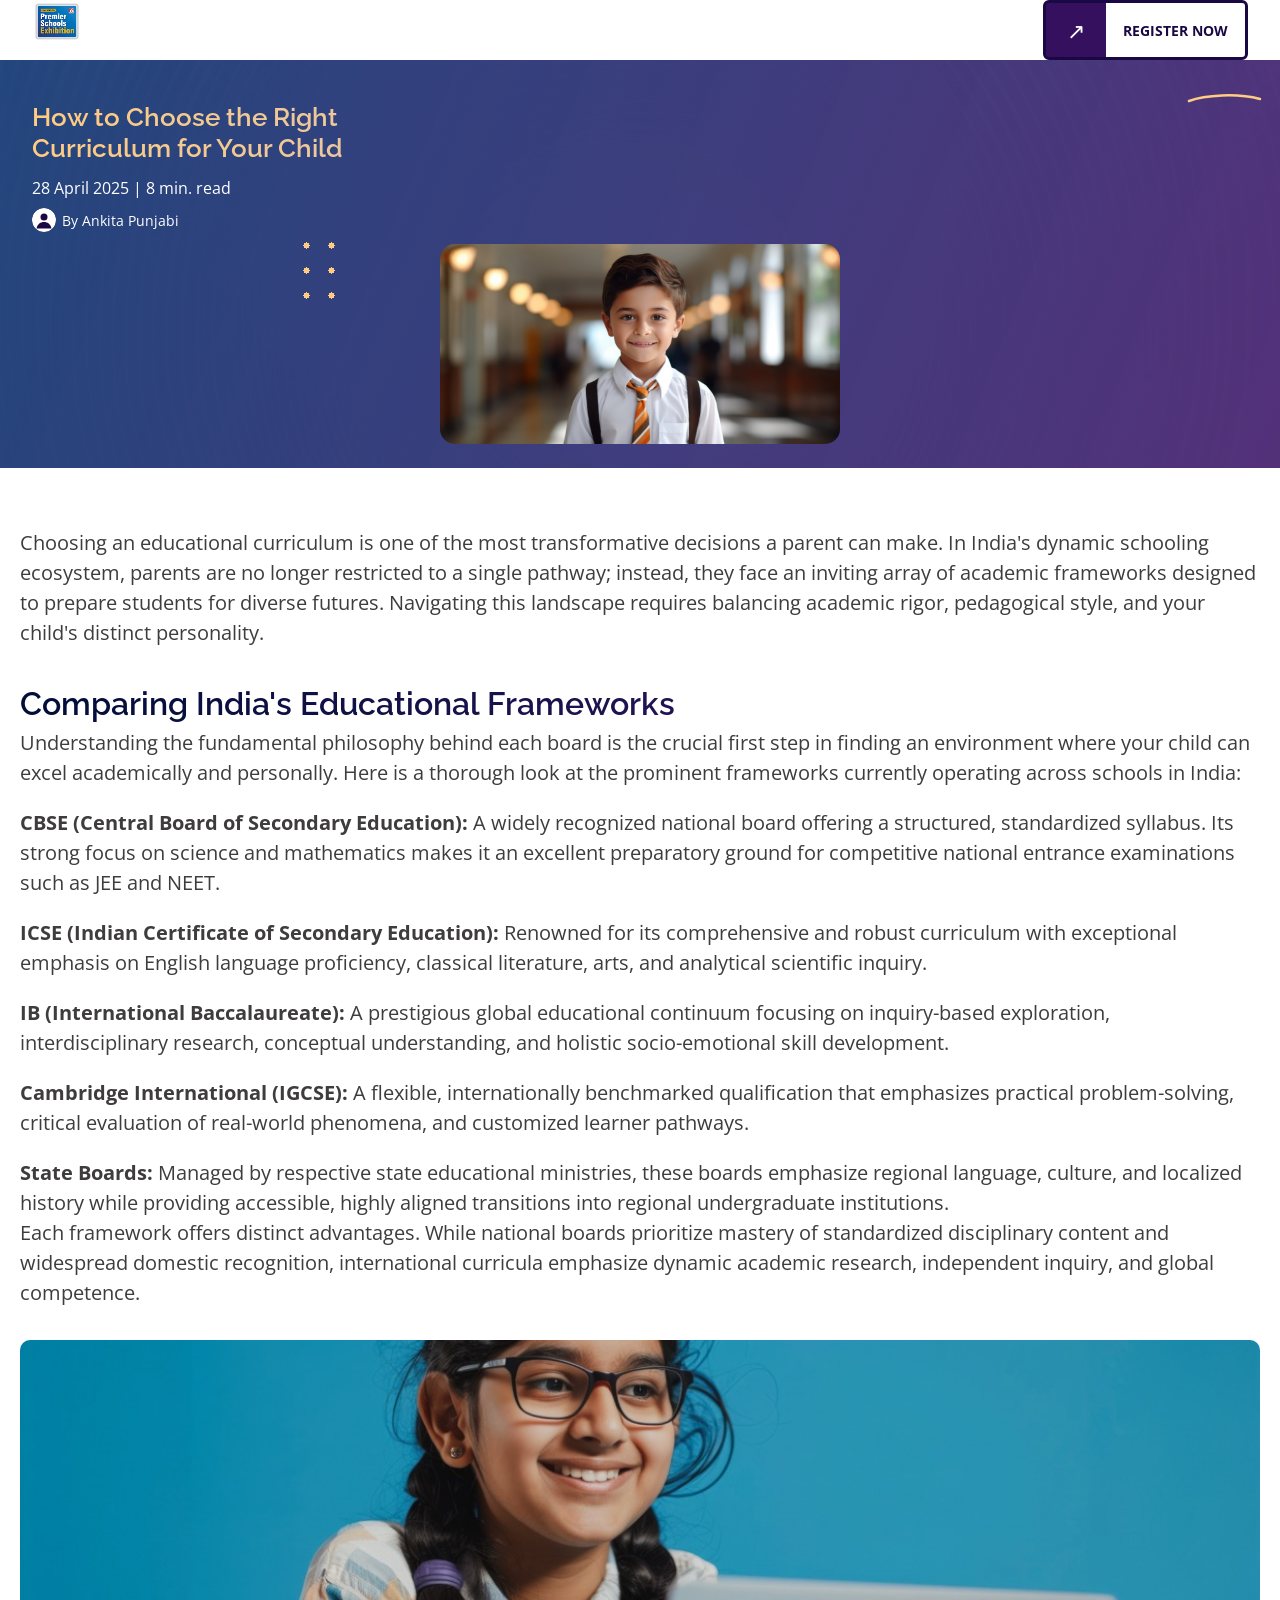
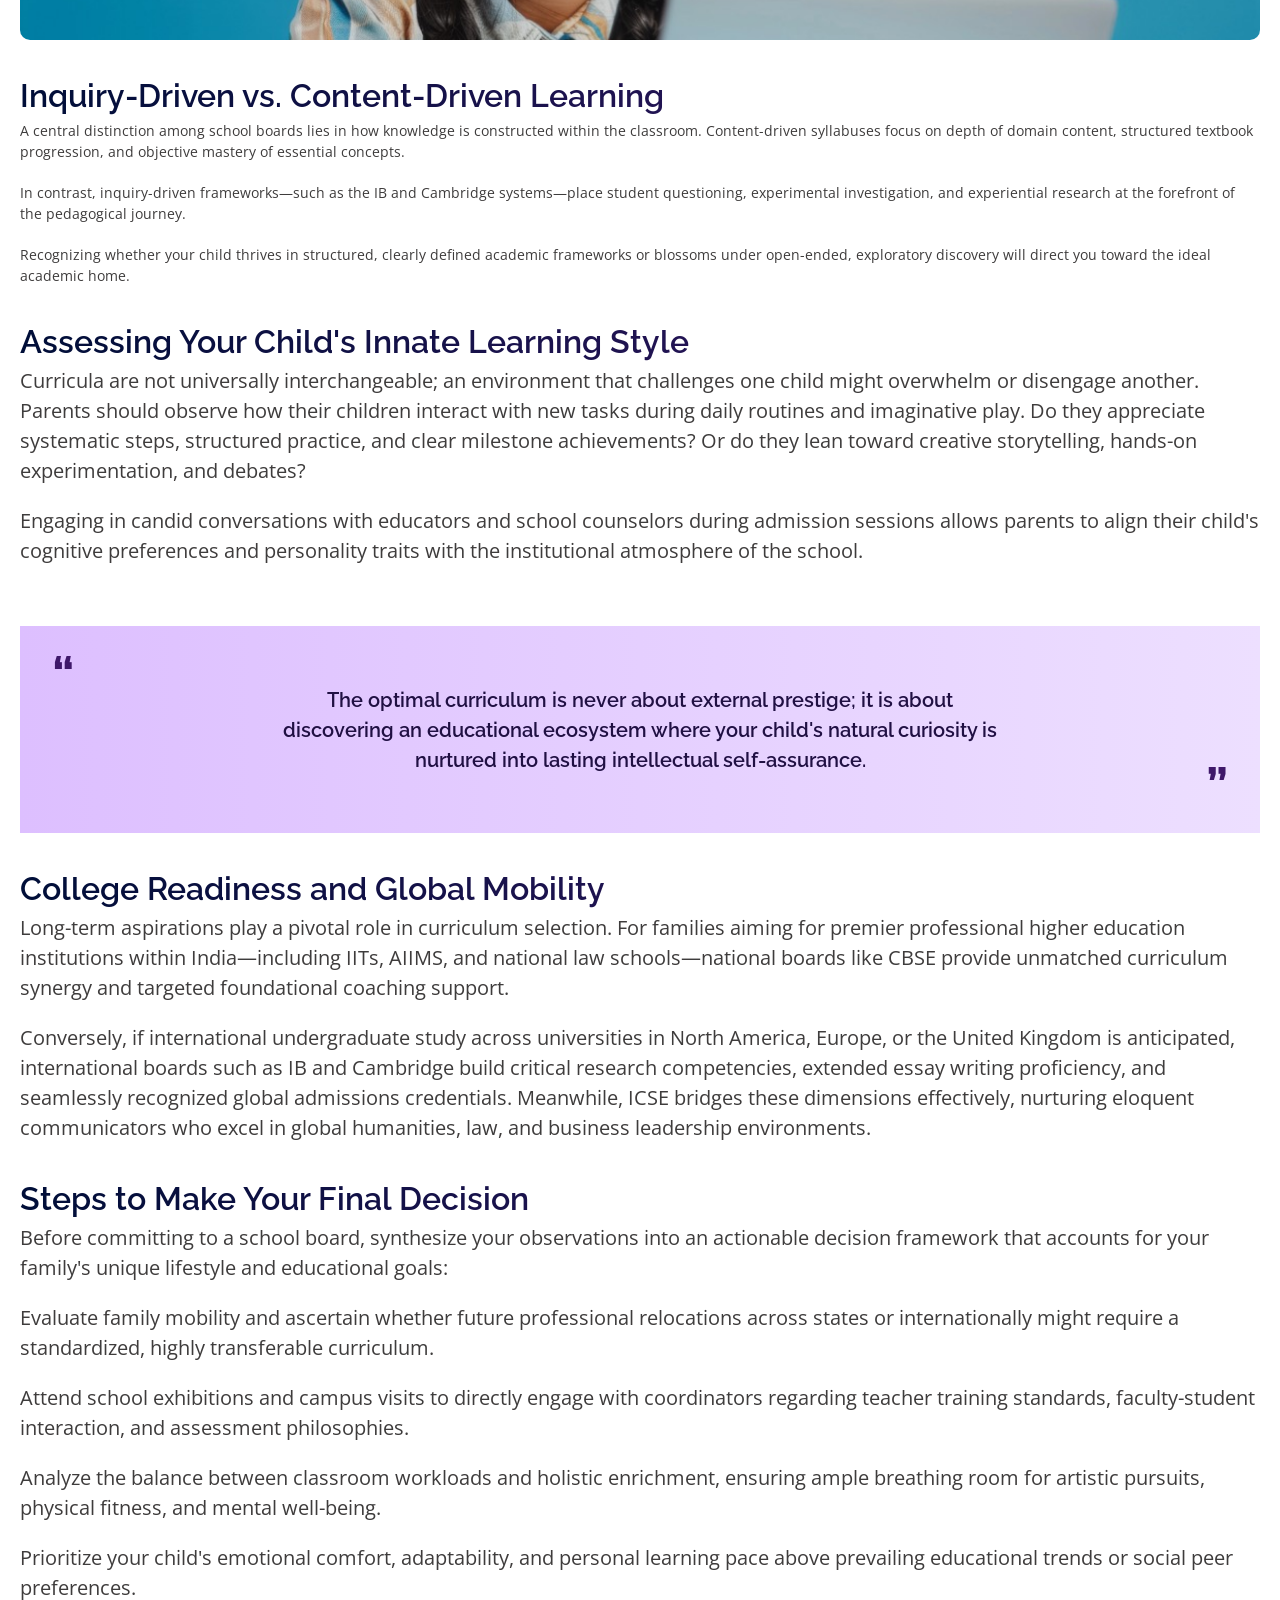
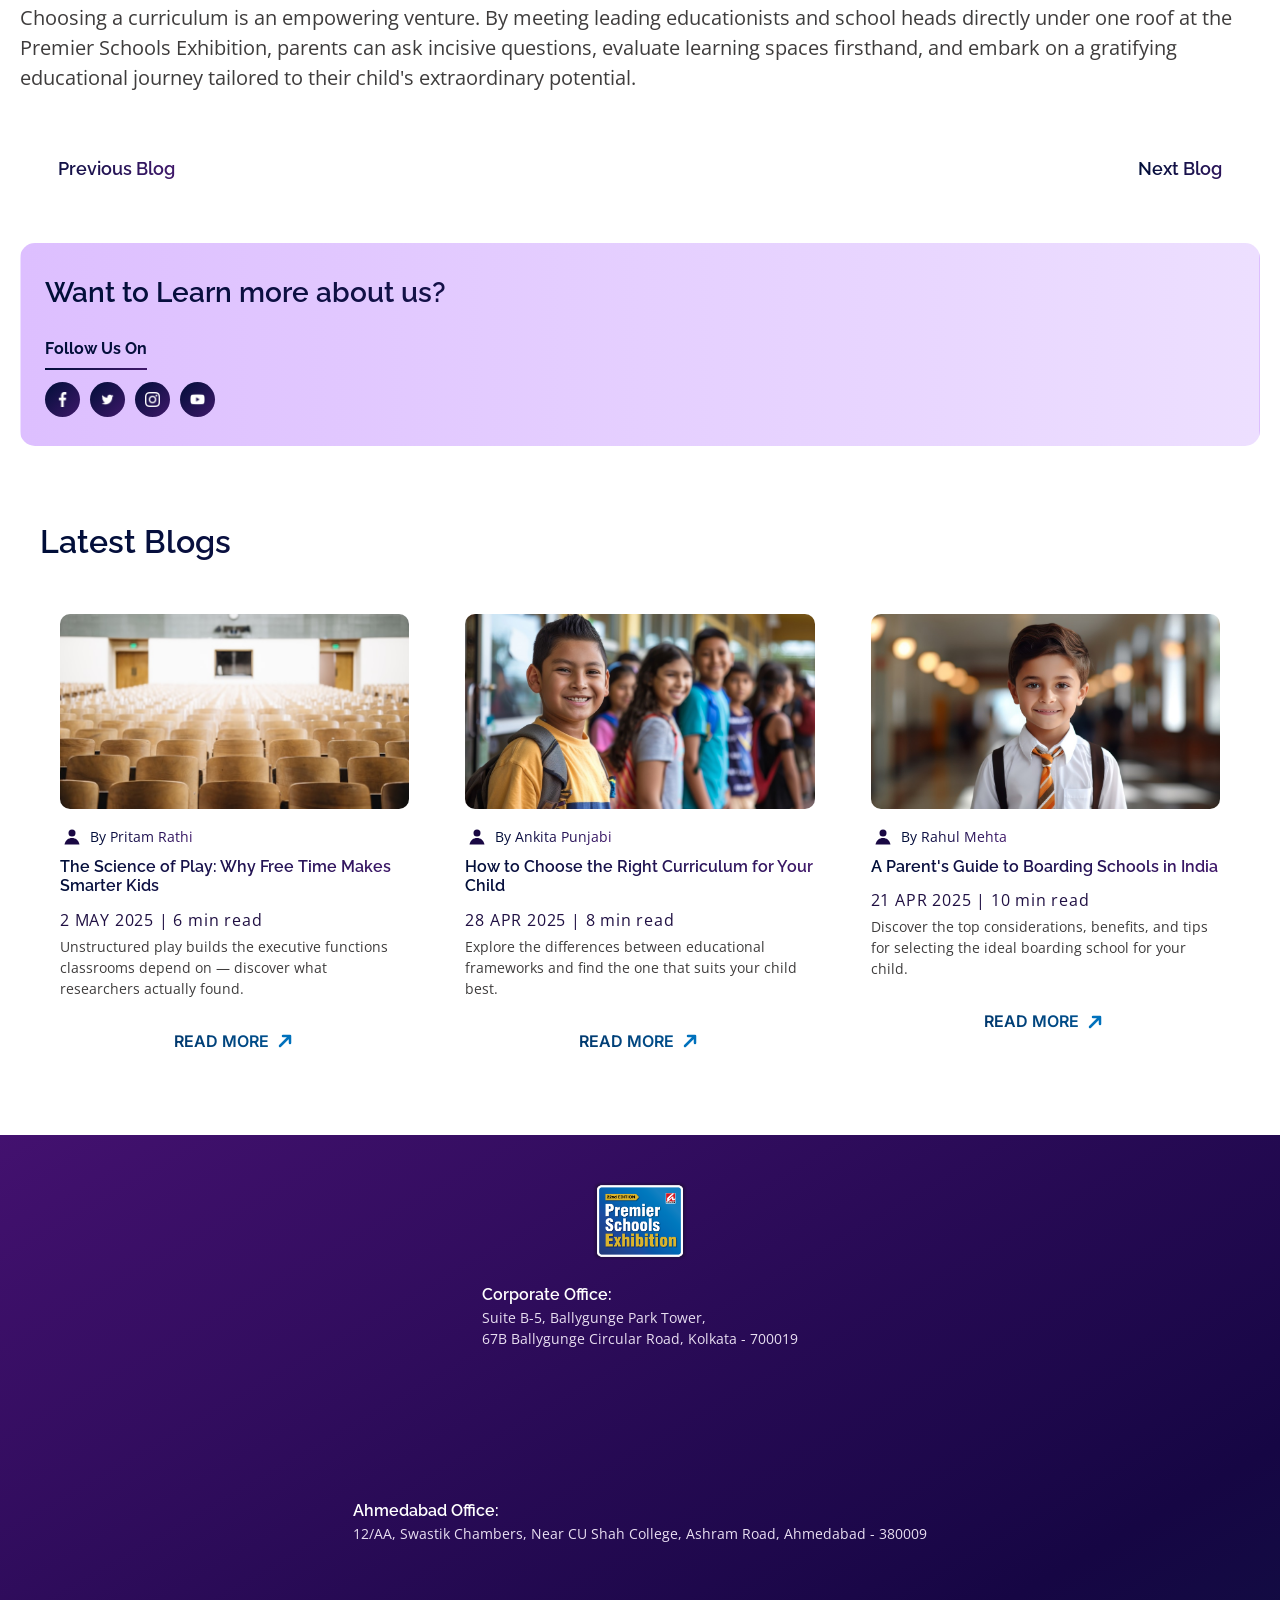
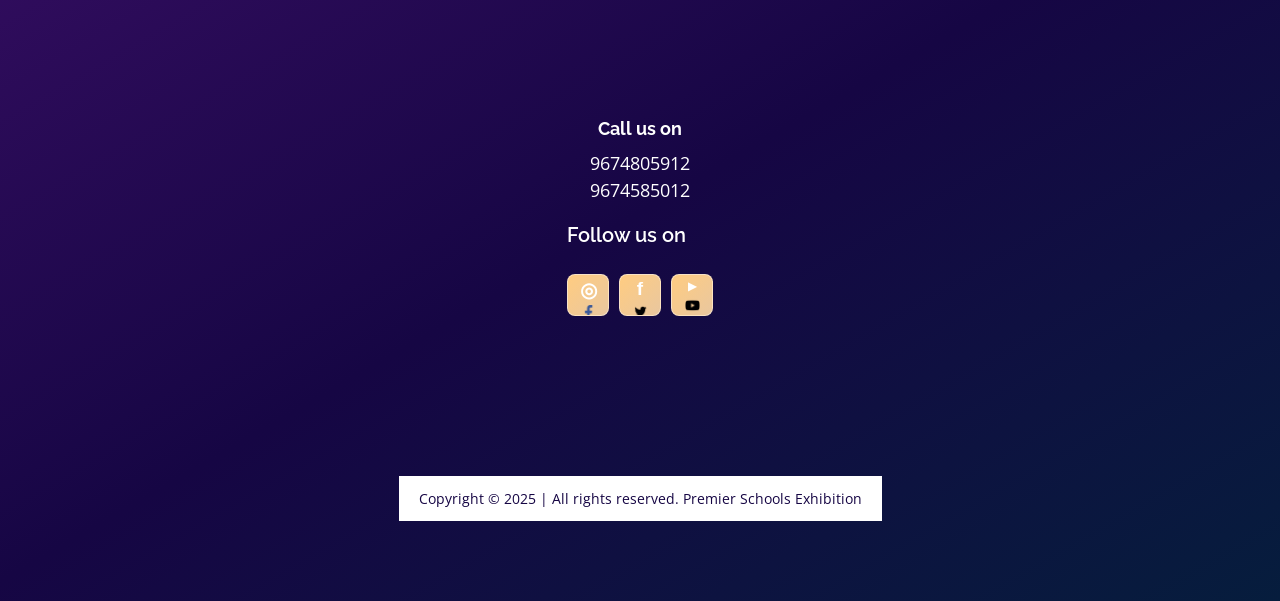
<file: blog/article-curriculum-guide.html>
<!DOCTYPE html>
<html lang="en" class="no-js">
<head>
  <meta charset="UTF-8">
  <meta name="viewport" content="width=device-width, initial-scale=1.0">
  <title>How to Choose the Right Curriculum for Your Child — Premier Schools Exhibition Blog</title>
  <meta name="description" content="Explore the differences between educational frameworks in India including CBSE, ICSE, IB, Cambridge International, and State Boards to find the right curriculum for your child.">
  <script>document.documentElement.classList.remove('no-js');</script>
  <link rel="icon" href="data:image/svg+xml,%3Csvg%20xmlns='http://www.w3.org/2000/svg'%20viewBox='0%200%2032%2032'%3E%3Crect%20width='32'%20height='32'%20rx='6'%20fill='%231d4ed8'/%3E%3Ctext%20x='16'%20y='22'%20font-family='sans-serif'%20font-size='14'%20font-weight='700'%20fill='%23fff'%20text-anchor='middle'%3EPSE%3C/text%3E%3C/svg%3E">
  <link rel="preconnect" href="https://fonts.googleapis.com">
  <link rel="preconnect" href="https://fonts.gstatic.com" crossorigin>
  <link rel="stylesheet" href="https://fonts.googleapis.com/css2?family=Archivo:wght@300;600;700&amp;family=Inter:wght@300;400;600;700&amp;family=Open+Sans:wght@400;600;700&amp;family=Raleway:wght@400;500;600;700&amp;display=swap">
  <link rel="stylesheet" href="../css/base.css">
  <link rel="stylesheet" href="../css/layout.css">
  <link rel="stylesheet" href="../css/components.css">
  <link rel="stylesheet" href="../css/blog.css">
</head>
<body class="page-blog">
  <a class="skip-link" href="#main-content">Skip to main content</a>
  <header class="site-header">
    <div class="site-header__inner">
      <a class="site-header__brand" href="../index.html#hero" aria-label="Premier Schools Exhibition home">
        <img src="../assets/images/brand-pse-22nd-edition-logo.png" alt="Premier Schools Exhibition, 22nd edition" width="390" height="339">
      </a>
      <a class="button site-header__cta" href="../index.html#enquiry-form">Register Now</a>
    </div>
  </header>

  <main id="main-content">
    <section class="blog-banner blog-banner--article" aria-labelledby="article-heading">
      <div class="blog-banner__inner">
        <div class="blog-banner__dots" aria-hidden="true"></div>
        <svg class="blog-banner__swoosh" viewBox="0 0 75 10" aria-hidden="true"><path d="M2 8c16-6 48-8 71-2" fill="none" stroke="#ffcc81" stroke-width="2.5" stroke-linecap="round"></path></svg>
        <div class="blog-banner__content">
          <h1 id="article-heading" class="blog-banner__title gradient-text--peach">How to Choose the Right Curriculum for Your Child</h1>
          <p class="blog-banner__meta">28 April 2025 | 8 min. read</p>
          <p class="blog-banner__author"><svg class="blog-card__avatar" viewBox="0 0 24 24" aria-hidden="true"><circle cx="12" cy="12" r="12" fill="#fff"></circle><circle cx="12" cy="9" r="3.5" fill="#190843"></circle><path d="M4.5 20.5c1-4.5 4-6.5 7.5-6.5s6.5 2 7.5 6.5z" fill="#190843"></path></svg>By Ankita Punjabi</p>
        </div>
        <img class="blog-banner__hero" src="../assets/blog/blog-card-2.jpg" alt="Parent and child reviewing school curriculum workbooks" width="400" height="243">
      </div>
    </section>

    <section class="blog-article" aria-label="Blog article">
      <div class="blog-article__body">
        <p>Choosing an educational curriculum is one of the most transformative decisions a parent can make. In India's dynamic schooling ecosystem, parents are no longer restricted to a single pathway; instead, they face an inviting array of academic frameworks designed to prepare students for diverse futures. Navigating this landscape requires balancing academic rigor, pedagogical style, and your child's distinct personality.</p>
        
        <h2 id="frameworks-comparison" class="blog-article__heading gradient-text">Comparing India's Educational Frameworks</h2>
        <p>Understanding the fundamental philosophy behind each board is the crucial first step in finding an environment where your child can excel academically and personally. Here is a thorough look at the prominent frameworks currently operating across schools in India:</p>
        <ul class="blog-article__bullets">
          <li><strong>CBSE (Central Board of Secondary Education):</strong> A widely recognized national board offering a structured, standardized syllabus. Its strong focus on science and mathematics makes it an excellent preparatory ground for competitive national entrance examinations such as JEE and NEET.</li>
          <li><strong>ICSE (Indian Certificate of Secondary Education):</strong> Renowned for its comprehensive and robust curriculum with exceptional emphasis on English language proficiency, classical literature, arts, and analytical scientific inquiry.</li>
          <li><strong>IB (International Baccalaureate):</strong> A prestigious global educational continuum focusing on inquiry-based exploration, interdisciplinary research, conceptual understanding, and holistic socio-emotional skill development.</li>
          <li><strong>Cambridge International (IGCSE):</strong> A flexible, internationally benchmarked qualification that emphasizes practical problem-solving, critical evaluation of real-world phenomena, and customized learner pathways.</li>
          <li><strong>State Boards:</strong> Managed by respective state educational ministries, these boards emphasize regional language, culture, and localized history while providing accessible, highly aligned transitions into regional undergraduate institutions.</li>
        </ul>
        <p>Each framework offers distinct advantages. While national boards prioritize mastery of standardized disciplinary content and widespread domestic recognition, international curricula emphasize dynamic academic research, independent inquiry, and global competence.</p>

        <div class="blog-article__split">
          <img class="blog-article__image" src="../assets/blog/blog-article-inline.jpg" alt="Student engaged in interactive inquiry and discussion" width="565" height="600">
          <div>
            <h3 class="blog-article__heading gradient-text">Inquiry-Driven vs. Content-Driven Learning</h3>
            <p>A central distinction among school boards lies in how knowledge is constructed within the classroom. Content-driven syllabuses focus on depth of domain content, structured textbook progression, and objective mastery of essential concepts.</p>
            <p>In contrast, inquiry-driven frameworks—such as the IB and Cambridge systems—place student questioning, experimental investigation, and experiential research at the forefront of the pedagogical journey.</p>
            <p>Recognizing whether your child thrives in structured, clearly defined academic frameworks or blossoms under open-ended, exploratory discovery will direct you toward the ideal academic home.</p>
          </div>
        </div>

        <h2 id="assessing-learning-style" class="blog-article__heading gradient-text">Assessing Your Child's Innate Learning Style</h2>
        <p>Curricula are not universally interchangeable; an environment that challenges one child might overwhelm or disengage another. Parents should observe how their children interact with new tasks during daily routines and imaginative play. Do they appreciate systematic steps, structured practice, and clear milestone achievements? Or do they lean toward creative storytelling, hands-on experimentation, and debates?</p>
        <p>Engaging in candid conversations with educators and school counselors during admission sessions allows parents to align their child's cognitive preferences and personality traits with the institutional atmosphere of the school.</p>

        <blockquote class="blog-article__quote">
          <p>The optimal curriculum is never about external prestige; it is about discovering an educational ecosystem where your child's natural curiosity is nurtured into lasting intellectual self-assurance.</p>
        </blockquote>

        <h2 id="college-and-global-mobility" class="blog-article__heading gradient-text">College Readiness and Global Mobility</h2>
        <p>Long-term aspirations play a pivotal role in curriculum selection. For families aiming for premier professional higher education institutions within India—including IITs, AIIMS, and national law schools—national boards like CBSE provide unmatched curriculum synergy and targeted foundational coaching support.</p>
        <p>Conversely, if international undergraduate study across universities in North America, Europe, or the United Kingdom is anticipated, international boards such as IB and Cambridge build critical research competencies, extended essay writing proficiency, and seamlessly recognized global admissions credentials. Meanwhile, ICSE bridges these dimensions effectively, nurturing eloquent communicators who excel in global humanities, law, and business leadership environments.</p>

        <h2 id="making-your-decision" class="blog-article__heading gradient-text">Steps to Make Your Final Decision</h2>
        <p>Before committing to a school board, synthesize your observations into an actionable decision framework that accounts for your family's unique lifestyle and educational goals:</p>
        <ul class="blog-article__bullets">
          <li>Evaluate family mobility and ascertain whether future professional relocations across states or internationally might require a standardized, highly transferable curriculum.</li>
          <li>Attend school exhibitions and campus visits to directly engage with coordinators regarding teacher training standards, faculty-student interaction, and assessment philosophies.</li>
          <li>Analyze the balance between classroom workloads and holistic enrichment, ensuring ample breathing room for artistic pursuits, physical fitness, and mental well-being.</li>
          <li>Prioritize your child's emotional comfort, adaptability, and personal learning pace above prevailing educational trends or social peer preferences.</li>
        </ul>
        <p>Choosing a curriculum is an empowering venture. By meeting leading educationists and school heads directly under one roof at the Premier Schools Exhibition, parents can ask incisive questions, evaluate learning spaces firsthand, and embark on a gratifying educational journey tailored to their child's extraordinary potential.</p>

        <nav class="blog-article__nav" aria-label="More blog posts">
          <a class="gradient-text" href="article.html"><svg class="icon-chevron" viewBox="0 0 30 30" aria-hidden="true"><path d="M18 8 10 15l8 7" fill="none" stroke="currentColor" stroke-width="2.5" stroke-linecap="round" stroke-linejoin="round"/></svg>Previous Blog</a>
          <a class="gradient-text" href="article.html">Next Blog<svg class="icon-chevron" viewBox="0 0 30 30" aria-hidden="true"><path d="M12 8l8 7-8 7" fill="none" stroke="currentColor" stroke-width="2.5" stroke-linecap="round" stroke-linejoin="round"/></svg></a>
        </nav>
      </div>
      <aside class="blog-article__side">
        <div class="blog-article__contents">
          <h2 class="gradient-text">Contents</h2>
          <ul>
            <li><a class="gradient-text" href="#frameworks-comparison">Comparing India's Educational Frameworks</a></li>
            <li><a class="gradient-text" href="#assessing-learning-style">Assessing Your Child's Innate Learning Style</a></li>
            <li><a class="gradient-text" href="#college-and-global-mobility">College Readiness and Global Mobility</a></li>
            <li><a class="gradient-text" href="#making-your-decision">Steps to Make Your Final Decision</a></li>
          </ul>
        </div>
        <div class="learn-more">
          <h3 class="learn-more__title gradient-text">Want to Learn more about us?</h3>
          <div class="learn-more__social">
            <span class="learn-more__social__label gradient-text">Follow Us On</span>
            <span class="learn-more__social__divider" aria-hidden="true"></span>
            <div class="learn-more__social__icons">
              <a href="#" aria-label="Premier Schools Exhibition on Facebook"><img src="../assets/blog/blog-social-facebook.png" alt=""></a>
              <a href="#" aria-label="Premier Schools Exhibition on Twitter"><img src="../assets/blog/blog-social-twitter.png" alt=""></a>
              <a href="#" aria-label="Premier Schools Exhibition on LinkedIn"><img src="../assets/blog/blog-social-linkedin.png" alt=""></a>
              <a href="#" aria-label="Premier Schools Exhibition on YouTube"><img src="../assets/blog/blog-social-youtube.png" alt=""></a>
            </div>
          </div>
        </div>
      </aside>
    </section>

    <section class="blog-latest blog-related" id="related" aria-labelledby="related-heading">
      <h2 id="related-heading" class="blog-latest__heading gradient-text">Latest Blogs</h2>
      <div class="blog-latest__row">
        <article class="blog-card">
          <a class="blog-card__image" href="article.html"><img src="../assets/blog/blog-card-8.jpg" alt="Children playing freely during recess" width="360" height="195"></a>
          <p class="blog-card__author"><svg class="blog-card__avatar" viewBox="0 0 24 24" aria-hidden="true"><circle cx="12" cy="12" r="12" fill="#fff"></circle><circle cx="12" cy="9" r="3.5" fill="#190843"></circle><path d="M4.5 20.5c1-4.5 4-6.5 7.5-6.5s6.5 2 7.5 6.5z" fill="#190843"></path></svg><span class="gradient-text">By Pritam Rathi</span></p>
          <h3 class="blog-card__title gradient-text"><a href="article.html">The Science of Play: Why Free Time Makes Smarter Kids</a></h3>
          <p class="blog-card__date">2 MAY 2025 | 6 min read</p>
          <p class="blog-card__excerpt">Unstructured play builds the executive functions classrooms depend on — discover what researchers actually found.</p>
          <a class="blog-card__read-more" href="article.html">READ MORE <svg class="icon-arrow" viewBox="0 0 22 22" aria-hidden="true"><path d="M6 16 16 6M9 6h7v7" stroke="currentColor" stroke-width="2.5" stroke-linecap="round" stroke-linejoin="round"></path></svg></a>
        </article>
        <article class="blog-card">
          <a class="blog-card__image" href="article.html"><img src="../assets/blog/blog-card-3.jpg" alt="Students walking across a boarding school campus" width="360" height="195"></a>
          <p class="blog-card__author"><svg class="blog-card__avatar" viewBox="0 0 24 24" aria-hidden="true"><circle cx="12" cy="12" r="12" fill="#fff"></circle><circle cx="12" cy="9" r="3.5" fill="#190843"></circle><path d="M4.5 20.5c1-4.5 4-6.5 7.5-6.5s6.5 2 7.5 6.5z" fill="#190843"></path></svg><span class="gradient-text">By Ankita Punjabi</span></p>
          <h3 class="blog-card__title gradient-text"><a href="article.html">How to Choose the Right Curriculum for Your Child</a></h3>
          <p class="blog-card__date">28 APR 2025 | 8 min read</p>
          <p class="blog-card__excerpt">Explore the differences between educational frameworks and find the one that suits your child best.</p>
          <a class="blog-card__read-more" href="article.html">READ MORE <svg class="icon-arrow" viewBox="0 0 22 22" aria-hidden="true"><path d="M6 16 16 6M9 6h7v7" stroke="currentColor" stroke-width="2.5" stroke-linecap="round" stroke-linejoin="round"></path></svg></a>
        </article>
        <article class="blog-card">
          <a class="blog-card__image" href="article.html"><img src="../assets/blog/blog-card-2.jpg" alt="A child choosing a curriculum workbook" width="360" height="195"></a>
          <p class="blog-card__author"><svg class="blog-card__avatar" viewBox="0 0 24 24" aria-hidden="true"><circle cx="12" cy="12" r="12" fill="#fff"></circle><circle cx="12" cy="9" r="3.5" fill="#190843"></circle><path d="M4.5 20.5c1-4.5 4-6.5 7.5-6.5s6.5 2 7.5 6.5z" fill="#190843"></path></svg><span class="gradient-text">By Rahul Mehta</span></p>
          <h3 class="blog-card__title gradient-text"><a href="article.html">A Parent's Guide to Boarding Schools in India</a></h3>
          <p class="blog-card__date">21 APR 2025 | 10 min read</p>
          <p class="blog-card__excerpt">Discover the top considerations, benefits, and tips for selecting the ideal boarding school for your child.</p>
          <a class="blog-card__read-more" href="article.html">READ MORE <svg class="icon-arrow" viewBox="0 0 22 22" aria-hidden="true"><path d="M6 16 16 6M9 6h7v7" stroke="currentColor" stroke-width="2.5" stroke-linecap="round" stroke-linejoin="round"></path></svg></a>
        </article>
      </div>
    </section>
  </main>

  <footer class="site-footer">
    <img src="../assets/images/brand-pse-22nd-edition-logo.png" alt="Premier Schools Exhibition" width="390" height="339">
    <address><strong>Corporate Office:</strong><br>Suite B-5, Ballygunge Park Tower,<br>67B Ballygunge Circular Road, Kolkata - 700019</address>
    <address><strong>Ahmedabad Office:</strong><br>12/AA, Swastik Chambers, Near CU Shah College, Ashram Road, Ahmedabad - 380009</address>
    <div class="site-footer__call">
      <strong>Call us on</strong>
      <p>9674805912</p>
      <p>9674585012</p>
    </div>
    <div class="site-footer__social">
      <p>Follow us on</p>
      <p class="visually-hidden" id="social-links-unavailable">Profile URLs were not supplied, so these platform names are not links.</p>
      <ul aria-describedby="social-links-unavailable">
        <li><img src="../assets/blog/blog-social-facebook.png" alt=""><span class="visually-hidden">Facebook</span></li>
        <li><img src="../assets/blog/blog-social-twitter.png" alt=""><span class="visually-hidden">Twitter</span></li>
        <li><img src="../assets/blog/blog-social-youtube.png" alt=""><span class="visually-hidden">YouTube</span></li>
      </ul>
    </div>
    <p class="gradient-text">Copyright © 2025 | All rights reserved. Premier Schools Exhibition</p>
  </footer>
</body>
</html>
</file>
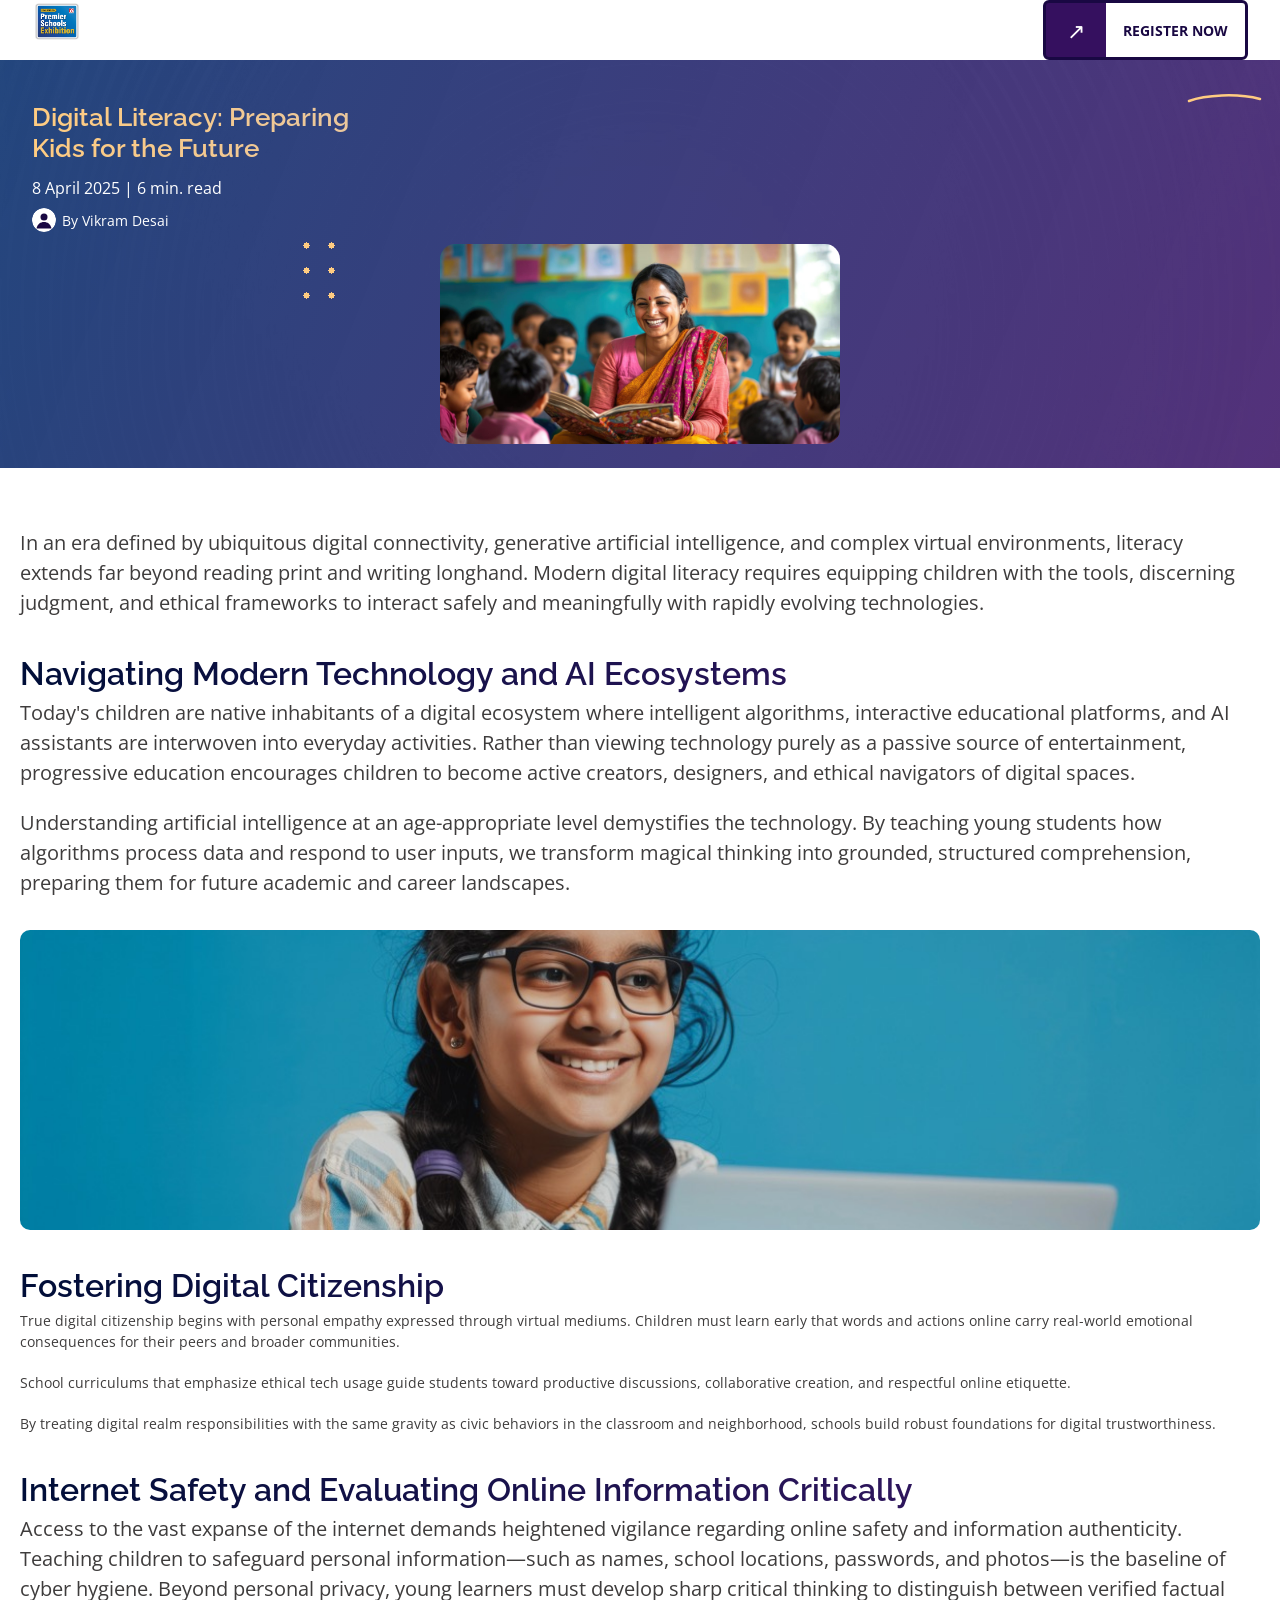
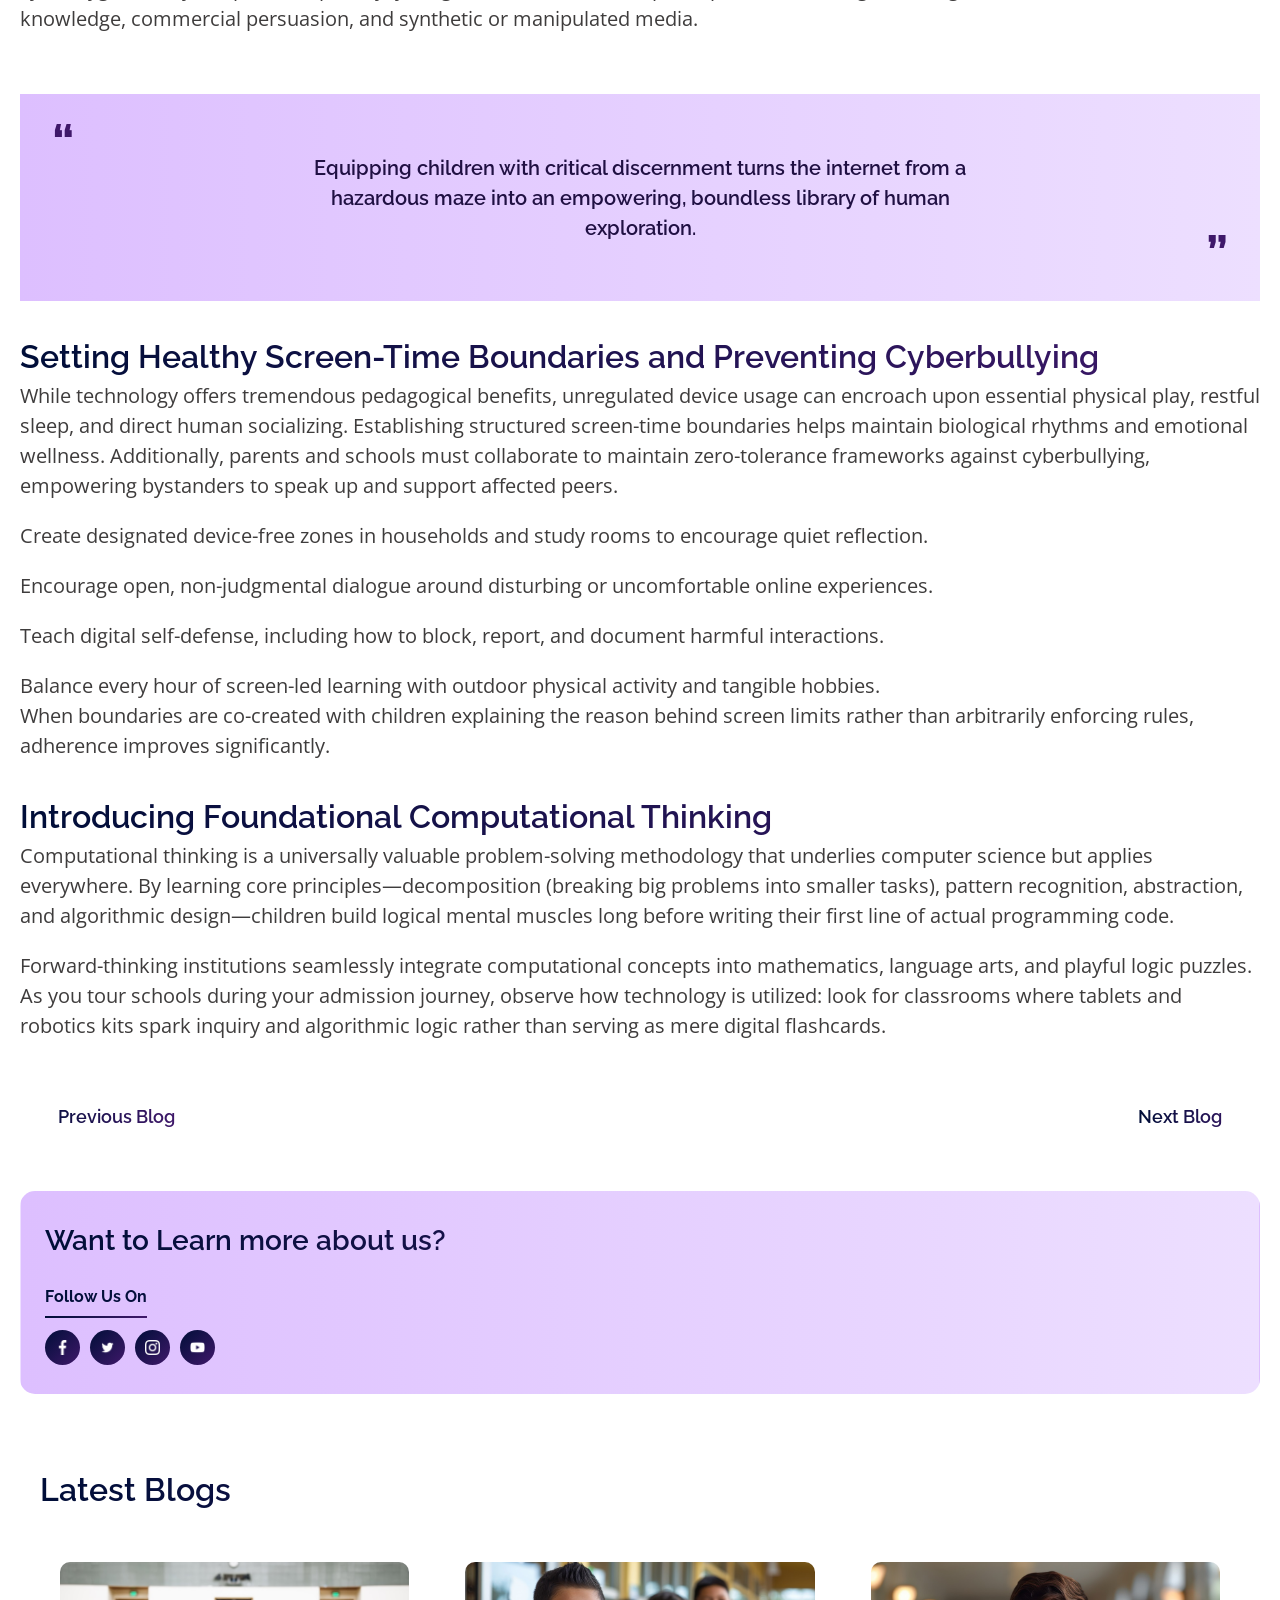
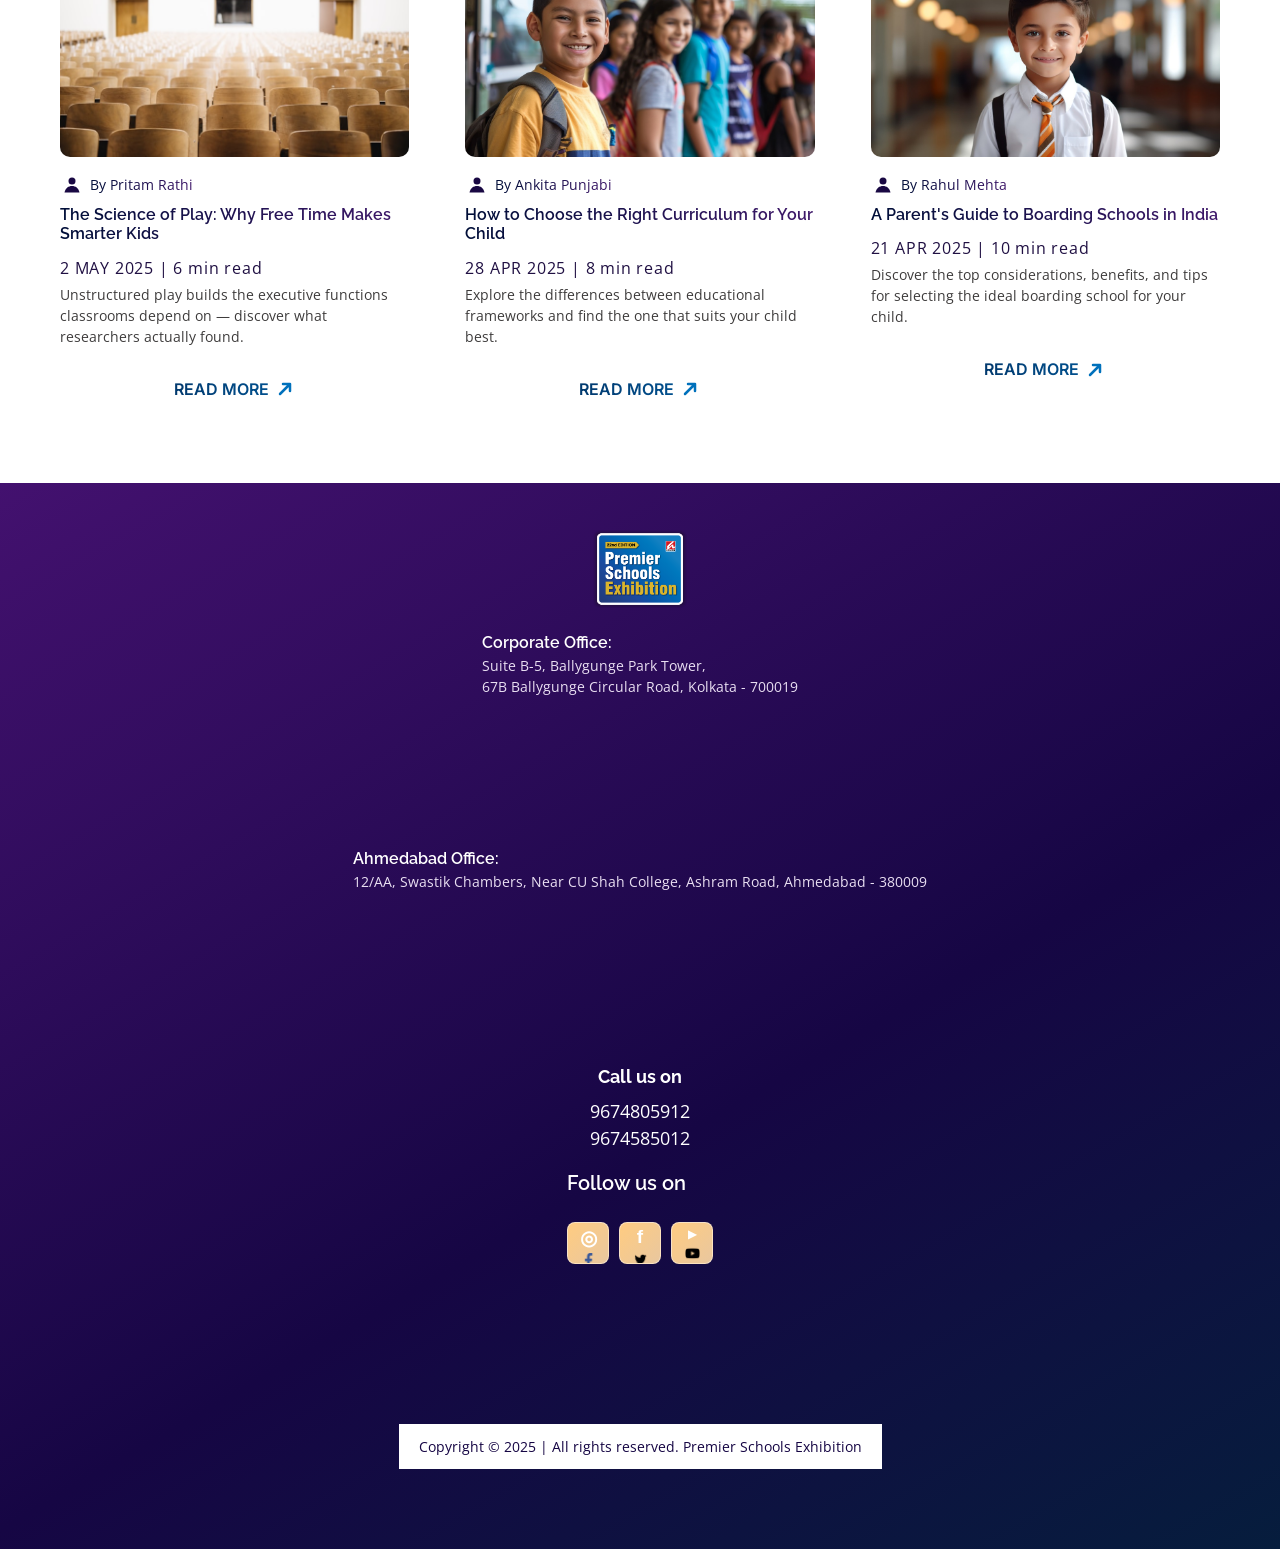
<file: blog/article-digital-literacy.html>
<!DOCTYPE html>
<html lang="en" class="no-js">
<head>
  <meta charset="UTF-8">
  <meta name="viewport" content="width=device-width, initial-scale=1.0">
  <title>Digital Literacy: Preparing Kids for the Future — Premier Schools Exhibition Blog</title>
  <meta name="description" content="How to prepare children for modern technology, AI, and digital ecosystems through internet safety, critical evaluation, and computational thinking.">
  <script>document.documentElement.classList.remove('no-js');</script>
  <link rel="icon" href="data:image/svg+xml,%3Csvg%20xmlns='http://www.w3.org/2000/svg'%20viewBox='0%200%2032%2032'%3E%3Crect%20width='32'%20height='32'%20rx='6'%20fill='%231d4ed8'/%3E%3Ctext%20x='16'%20y='22'%20font-family='sans-serif'%20font-size='14'%20font-weight='700'%20fill='%23fff'%20text-anchor='middle'%3EPSE%3C/text%3E%3C/svg%3E">
  <link rel="preconnect" href="https://fonts.googleapis.com">
  <link rel="preconnect" href="https://fonts.gstatic.com" crossorigin>
  <link rel="stylesheet" href="https://fonts.googleapis.com/css2?family=Archivo:wght@300;600;700&amp;family=Inter:wght@300;400;600;700&amp;family=Open+Sans:wght@400;600;700&amp;family=Raleway:wght@400;500;600;700&amp;display=swap">
  <link rel="stylesheet" href="../css/base.css">
  <link rel="stylesheet" href="../css/layout.css">
  <link rel="stylesheet" href="../css/components.css">
  <link rel="stylesheet" href="../css/blog.css">
</head>
<body class="page-blog">
  <a class="skip-link" href="#main-content">Skip to main content</a>
  <header class="site-header">
    <div class="site-header__inner">
      <a class="site-header__brand" href="../index.html#hero" aria-label="Premier Schools Exhibition home">
        <img src="../assets/images/brand-pse-22nd-edition-logo.png" alt="Premier Schools Exhibition, 22nd edition" width="390" height="339">
      </a>
      <a class="button site-header__cta" href="../index.html#enquiry-form">Register Now</a>
    </div>
  </header>

  <main id="main-content">
    <section class="blog-banner blog-banner--article" aria-labelledby="article-heading">
      <div class="blog-banner__inner">
        <div class="blog-banner__dots" aria-hidden="true"></div>
        <svg class="blog-banner__swoosh" viewBox="0 0 75 10" aria-hidden="true"><path d="M2 8c16-6 48-8 71-2" fill="none" stroke="#ffcc81" stroke-width="2.5" stroke-linecap="round"></path></svg>
        <div class="blog-banner__content">
          <h1 id="article-heading" class="blog-banner__title gradient-text--peach">Digital Literacy: Preparing Kids for the Future</h1>
          <p class="blog-banner__meta">8 April 2025 | 6 min. read</p>
          <p class="blog-banner__author"><svg class="blog-card__avatar" viewBox="0 0 24 24" aria-hidden="true"><circle cx="12" cy="12" r="12" fill="#fff"></circle><circle cx="12" cy="9" r="3.5" fill="#190843"></circle><path d="M4.5 20.5c1-4.5 4-6.5 7.5-6.5s6.5 2 7.5 6.5z" fill="#190843"></path></svg>By Vikram Desai</p>
        </div>
        <img class="blog-banner__hero" src="../assets/blog/blog-card-4.jpg" alt="Children interacting safely and creatively with technology" width="400" height="243">
      </div>
    </section>

    <section class="blog-article" aria-label="Blog article">
      <div class="blog-article__body">
        <p>In an era defined by ubiquitous digital connectivity, generative artificial intelligence, and complex virtual environments, literacy extends far beyond reading print and writing longhand. Modern digital literacy requires equipping children with the tools, discerning judgment, and ethical frameworks to interact safely and meaningfully with rapidly evolving technologies.</p>
        
        <h2 id="navigating-digital-ecosystems" class="blog-article__heading gradient-text">Navigating Modern Technology and AI Ecosystems</h2>
        <p>Today's children are native inhabitants of a digital ecosystem where intelligent algorithms, interactive educational platforms, and AI assistants are interwoven into everyday activities. Rather than viewing technology purely as a passive source of entertainment, progressive education encourages children to become active creators, designers, and ethical navigators of digital spaces.</p>
        <p>Understanding artificial intelligence at an age-appropriate level demystifies the technology. By teaching young students how algorithms process data and respond to user inputs, we transform magical thinking into grounded, structured comprehension, preparing them for future academic and career landscapes.</p>
        
        <div class="blog-article__split">
          <img class="blog-article__image" src="../assets/blog/blog-article-inline.jpg" alt="Students engaging with digital devices in an educational setting" width="565" height="600">
          <div>
            <h3 class="blog-article__heading gradient-text">Fostering Digital Citizenship</h3>
            <p>True digital citizenship begins with personal empathy expressed through virtual mediums. Children must learn early that words and actions online carry real-world emotional consequences for their peers and broader communities.</p>
            <p>School curriculums that emphasize ethical tech usage guide students toward productive discussions, collaborative creation, and respectful online etiquette.</p>
            <p>By treating digital realm responsibilities with the same gravity as civic behaviors in the classroom and neighborhood, schools build robust foundations for digital trustworthiness.</p>
          </div>
        </div>
        
        <h2 id="critical-evaluation-safety" class="blog-article__heading gradient-text">Internet Safety and Evaluating Online Information Critically</h2>
        <p>Access to the vast expanse of the internet demands heightened vigilance regarding online safety and information authenticity. Teaching children to safeguard personal information—such as names, school locations, passwords, and photos—is the baseline of cyber hygiene. Beyond personal privacy, young learners must develop sharp critical thinking to distinguish between verified factual knowledge, commercial persuasion, and synthetic or manipulated media.</p>
        <blockquote class="blog-article__quote">
          <p>Equipping children with critical discernment turns the internet from a hazardous maze into an empowering, boundless library of human exploration.</p>
        </blockquote>
        
        <h2 id="screen-time-cyberbullying" class="blog-article__heading gradient-text">Setting Healthy Screen-Time Boundaries and Preventing Cyberbullying</h2>
        <p>While technology offers tremendous pedagogical benefits, unregulated device usage can encroach upon essential physical play, restful sleep, and direct human socializing. Establishing structured screen-time boundaries helps maintain biological rhythms and emotional wellness. Additionally, parents and schools must collaborate to maintain zero-tolerance frameworks against cyberbullying, empowering bystanders to speak up and support affected peers.</p>
        <ul class="blog-article__bullets">
          <li>Create designated device-free zones in households and study rooms to encourage quiet reflection.</li>
          <li>Encourage open, non-judgmental dialogue around disturbing or uncomfortable online experiences.</li>
          <li>Teach digital self-defense, including how to block, report, and document harmful interactions.</li>
          <li>Balance every hour of screen-led learning with outdoor physical activity and tangible hobbies.</li>
        </ul>
        <p>When boundaries are co-created with children explaining the reason behind screen limits rather than arbitrarily enforcing rules, adherence improves significantly.</p>
        
        <h2 id="computational-thinking" class="blog-article__heading gradient-text">Introducing Foundational Computational Thinking</h2>
        <p>Computational thinking is a universally valuable problem-solving methodology that underlies computer science but applies everywhere. By learning core principles—decomposition (breaking big problems into smaller tasks), pattern recognition, abstraction, and algorithmic design—children build logical mental muscles long before writing their first line of actual programming code.</p>
        <p>Forward-thinking institutions seamlessly integrate computational concepts into mathematics, language arts, and playful logic puzzles. As you tour schools during your admission journey, observe how technology is utilized: look for classrooms where tablets and robotics kits spark inquiry and algorithmic logic rather than serving as mere digital flashcards.</p>
        
        <nav class="blog-article__nav" aria-label="More blog posts">
          <a class="gradient-text" href="article-emotional-intelligence.html"><svg class="icon-chevron" viewBox="0 0 30 30" aria-hidden="true"><path d="M18 8 10 15l8 7" fill="none" stroke="currentColor" stroke-width="2.5" stroke-linecap="round" stroke-linejoin="round"/></svg>Previous Blog</a>
          <a class="gradient-text" href="article-sports-success.html">Next Blog<svg class="icon-chevron" viewBox="0 0 30 30" aria-hidden="true"><path d="M12 8l8 7-8 7" fill="none" stroke="currentColor" stroke-width="2.5" stroke-linecap="round" stroke-linejoin="round"/></svg></a>
        </nav>
      </div>
      <aside class="blog-article__side">
        <div class="blog-article__contents">
          <h2 class="gradient-text">Contents</h2>
          <ul>
            <li><a class="gradient-text" href="#navigating-digital-ecosystems">Navigating Modern Technology and AI Ecosystems</a></li>
            <li><a class="gradient-text" href="#critical-evaluation-safety">Internet Safety and Evaluating Online Information Critically</a></li>
            <li><a class="gradient-text" href="#screen-time-cyberbullying">Setting Healthy Screen-Time Boundaries and Preventing Cyberbullying</a></li>
            <li><a class="gradient-text" href="#computational-thinking">Introducing Foundational Computational Thinking</a></li>
          </ul>
        </div>
        <div class="learn-more">
          <h3 class="learn-more__title gradient-text">Want to Learn more about us?</h3>
          <div class="learn-more__social">
            <span class="learn-more__social__label gradient-text">Follow Us On</span>
            <span class="learn-more__social__divider" aria-hidden="true"></span>
            <div class="learn-more__social__icons">
              <a href="#" aria-label="Premier Schools Exhibition on Facebook"><img src="../assets/blog/blog-social-facebook.png" alt=""></a>
              <a href="#" aria-label="Premier Schools Exhibition on Twitter"><img src="../assets/blog/blog-social-twitter.png" alt=""></a>
              <a href="#" aria-label="Premier Schools Exhibition on LinkedIn"><img src="../assets/blog/blog-social-linkedin.png" alt=""></a>
              <a href="#" aria-label="Premier Schools Exhibition on YouTube"><img src="../assets/blog/blog-social-youtube.png" alt=""></a>
            </div>
          </div>
        </div>
      </aside>
    </section>

    <section class="blog-latest blog-related" id="related" aria-labelledby="related-heading">
      <h2 id="related-heading" class="blog-latest__heading gradient-text">Latest Blogs</h2>
      <div class="blog-latest__row">
        <article class="blog-card">
          <a class="blog-card__image" href="article.html"><img src="../assets/blog/blog-card-8.jpg" alt="Children playing freely during recess" width="360" height="195"></a>
          <p class="blog-card__author"><svg class="blog-card__avatar" viewBox="0 0 24 24" aria-hidden="true"><circle cx="12" cy="12" r="12" fill="#fff"></circle><circle cx="12" cy="9" r="3.5" fill="#190843"></circle><path d="M4.5 20.5c1-4.5 4-6.5 7.5-6.5s6.5 2 7.5 6.5z" fill="#190843"></path></svg><span class="gradient-text">By Pritam Rathi</span></p>
          <h3 class="blog-card__title gradient-text"><a href="article.html">The Science of Play: Why Free Time Makes Smarter Kids</a></h3>
          <p class="blog-card__date">2 MAY 2025 | 6 min read</p>
          <p class="blog-card__excerpt">Unstructured play builds the executive functions classrooms depend on — discover what researchers actually found.</p>
          <a class="blog-card__read-more" href="article.html">READ MORE <svg class="icon-arrow" viewBox="0 0 22 22" aria-hidden="true"><path d="M6 16 16 6M9 6h7v7" stroke="currentColor" stroke-width="2.5" stroke-linecap="round" stroke-linejoin="round"></path></svg></a>
        </article>
        <article class="blog-card">
          <a class="blog-card__image" href="article.html"><img src="../assets/blog/blog-card-3.jpg" alt="Students walking across a boarding school campus" width="360" height="195"></a>
          <p class="blog-card__author"><svg class="blog-card__avatar" viewBox="0 0 24 24" aria-hidden="true"><circle cx="12" cy="12" r="12" fill="#fff"></circle><circle cx="12" cy="9" r="3.5" fill="#190843"></circle><path d="M4.5 20.5c1-4.5 4-6.5 7.5-6.5s6.5 2 7.5 6.5z" fill="#190843"></path></svg><span class="gradient-text">By Ankita Punjabi</span></p>
          <h3 class="blog-card__title gradient-text"><a href="article.html">How to Choose the Right Curriculum for Your Child</a></h3>
          <p class="blog-card__date">28 APR 2025 | 8 min read</p>
          <p class="blog-card__excerpt">Explore the differences between educational frameworks and find the one that suits your child best.</p>
          <a class="blog-card__read-more" href="article.html">READ MORE <svg class="icon-arrow" viewBox="0 0 22 22" aria-hidden="true"><path d="M6 16 16 6M9 6h7v7" stroke="currentColor" stroke-width="2.5" stroke-linecap="round" stroke-linejoin="round"></path></svg></a>
        </article>
        <article class="blog-card">
          <a class="blog-card__image" href="article.html"><img src="../assets/blog/blog-card-2.jpg" alt="A child choosing a curriculum workbook" width="360" height="195"></a>
          <p class="blog-card__author"><svg class="blog-card__avatar" viewBox="0 0 24 24" aria-hidden="true"><circle cx="12" cy="12" r="12" fill="#fff"></circle><circle cx="12" cy="9" r="3.5" fill="#190843"></circle><path d="M4.5 20.5c1-4.5 4-6.5 7.5-6.5s6.5 2 7.5 6.5z" fill="#190843"></path></svg><span class="gradient-text">By Rahul Mehta</span></p>
          <h3 class="blog-card__title gradient-text"><a href="article.html">A Parent's Guide to Boarding Schools in India</a></h3>
          <p class="blog-card__date">21 APR 2025 | 10 min read</p>
          <p class="blog-card__excerpt">Discover the top considerations, benefits, and tips for selecting the ideal boarding school for your child.</p>
          <a class="blog-card__read-more" href="article.html">READ MORE <svg class="icon-arrow" viewBox="0 0 22 22" aria-hidden="true"><path d="M6 16 16 6M9 6h7v7" stroke="currentColor" stroke-width="2.5" stroke-linecap="round" stroke-linejoin="round"></path></svg></a>
        </article>
      </div>
    </section>
  </main>

  <footer class="site-footer">
    <img src="../assets/images/brand-pse-22nd-edition-logo.png" alt="Premier Schools Exhibition" width="390" height="339">
    <address><strong>Corporate Office:</strong><br>Suite B-5, Ballygunge Park Tower,<br>67B Ballygunge Circular Road, Kolkata - 700019</address>
    <address><strong>Ahmedabad Office:</strong><br>12/AA, Swastik Chambers, Near CU Shah College, Ashram Road, Ahmedabad - 380009</address>
    <div class="site-footer__call">
      <strong>Call us on</strong>
      <p>9674805912</p>
      <p>9674585012</p>
    </div>
    <div class="site-footer__social">
      <p>Follow us on</p>
      <p class="visually-hidden" id="social-links-unavailable">Profile URLs were not supplied, so these platform names are not links.</p>
      <ul aria-describedby="social-links-unavailable">
        <li><img src="../assets/blog/blog-social-facebook.png" alt=""><span class="visually-hidden">Facebook</span></li>
        <li><img src="../assets/blog/blog-social-twitter.png" alt=""><span class="visually-hidden">Twitter</span></li>
        <li><img src="../assets/blog/blog-social-youtube.png" alt=""><span class="visually-hidden">YouTube</span></li>
      </ul>
    </div>
    <p class="gradient-text">Copyright © 2025 | All rights reserved. Premier Schools Exhibition</p>
  </footer>
</body>
</html>
</file>
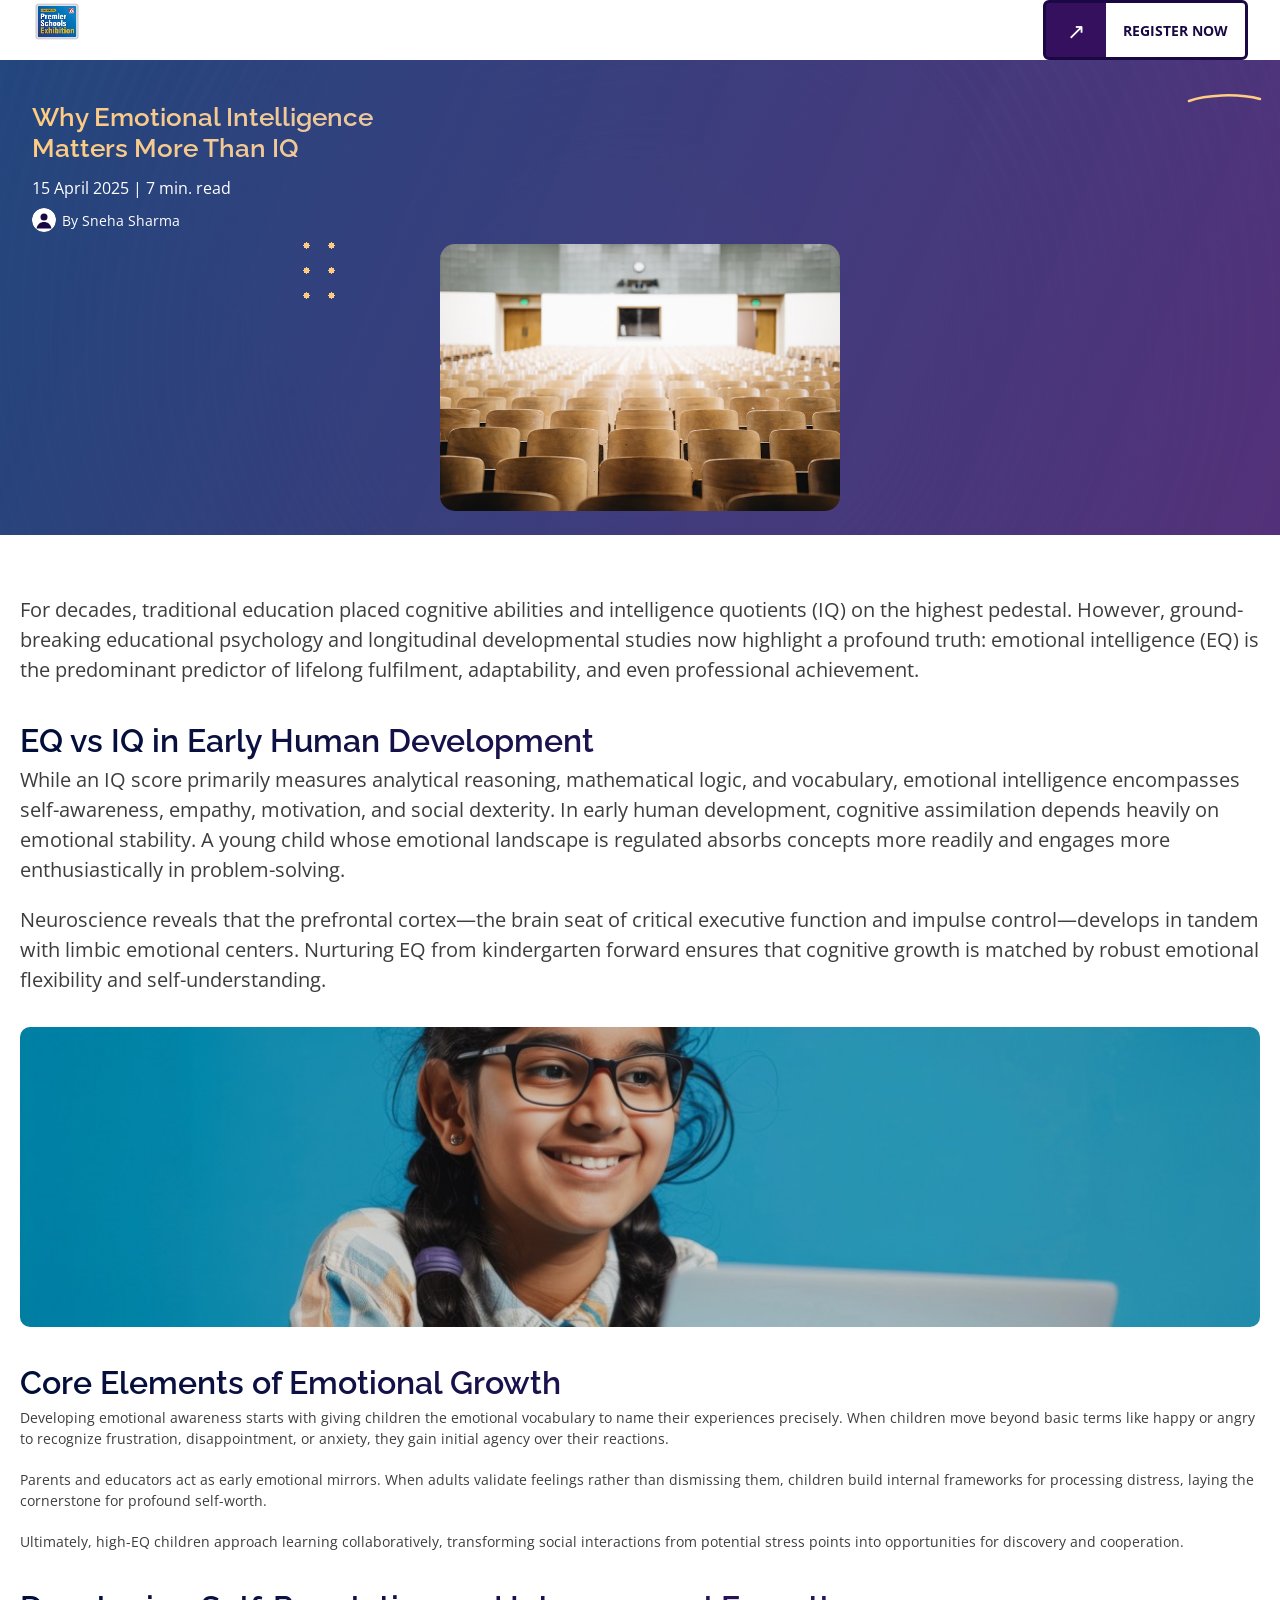
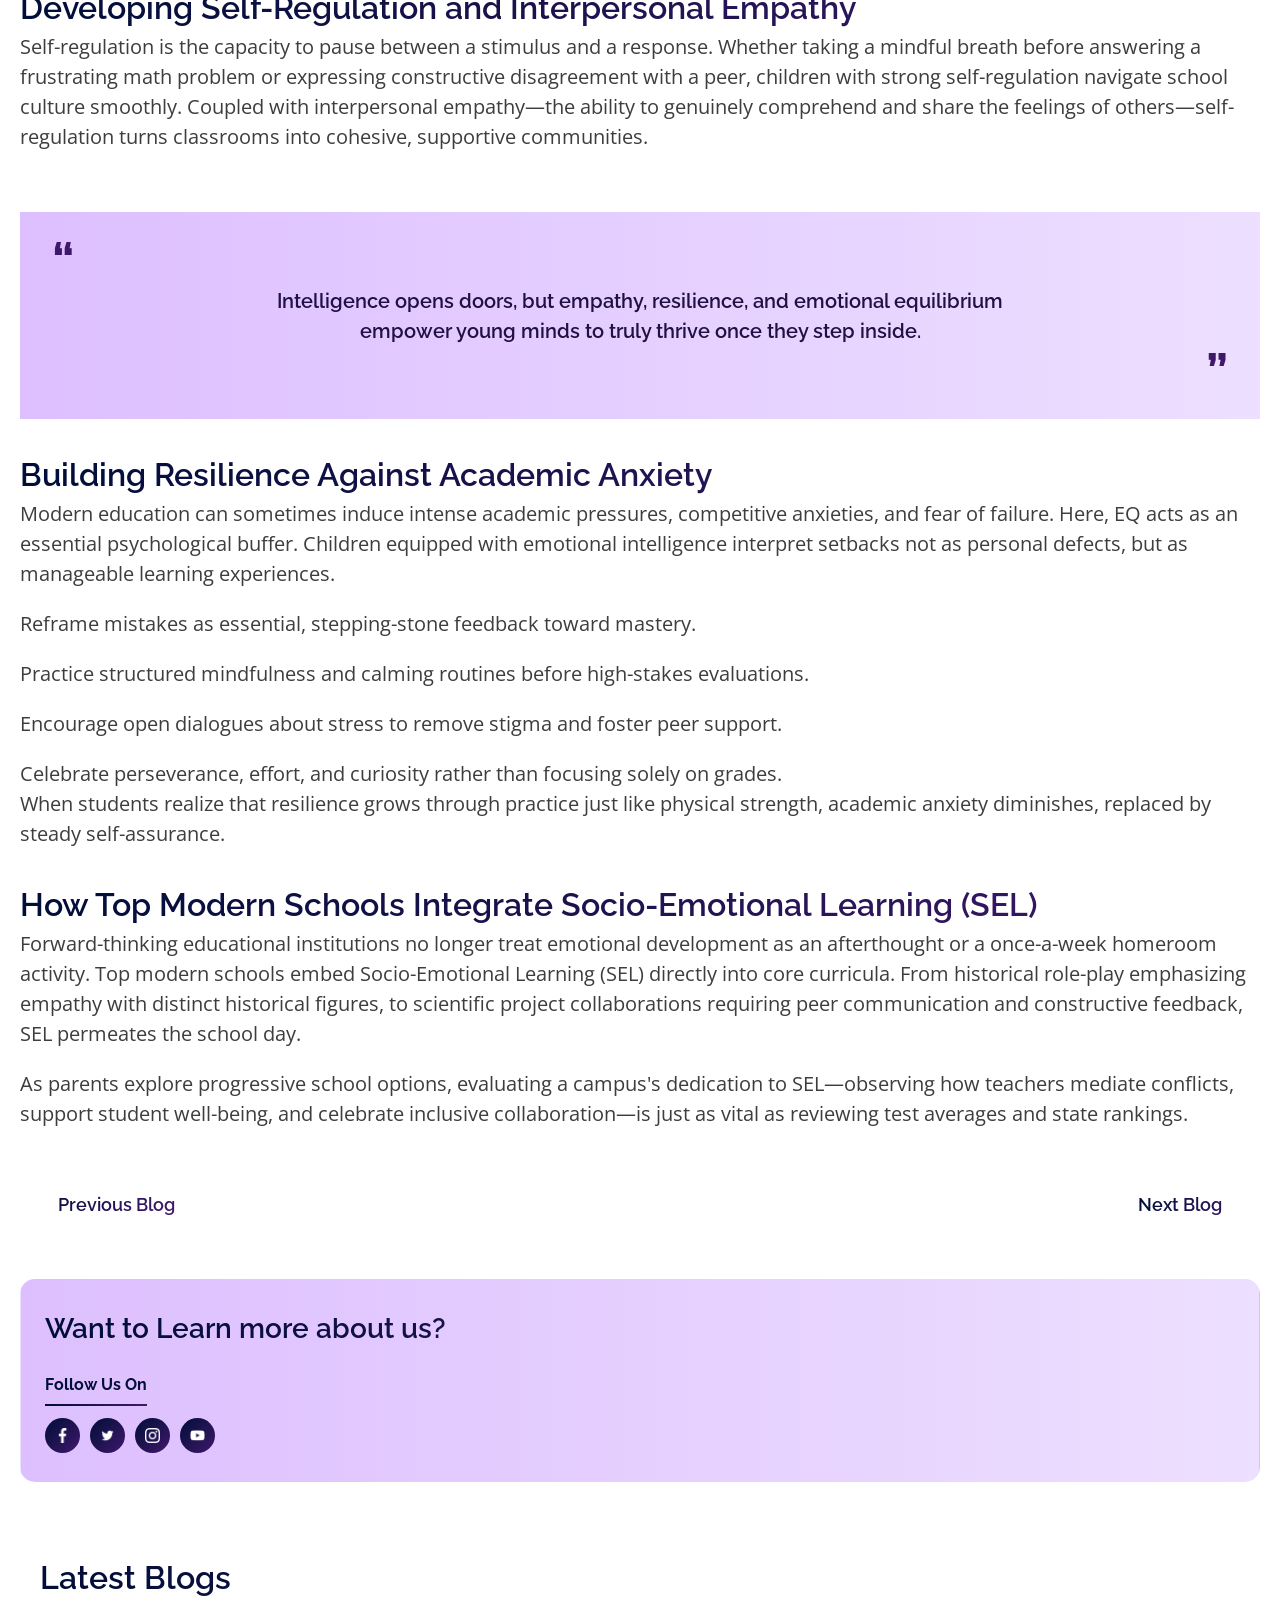
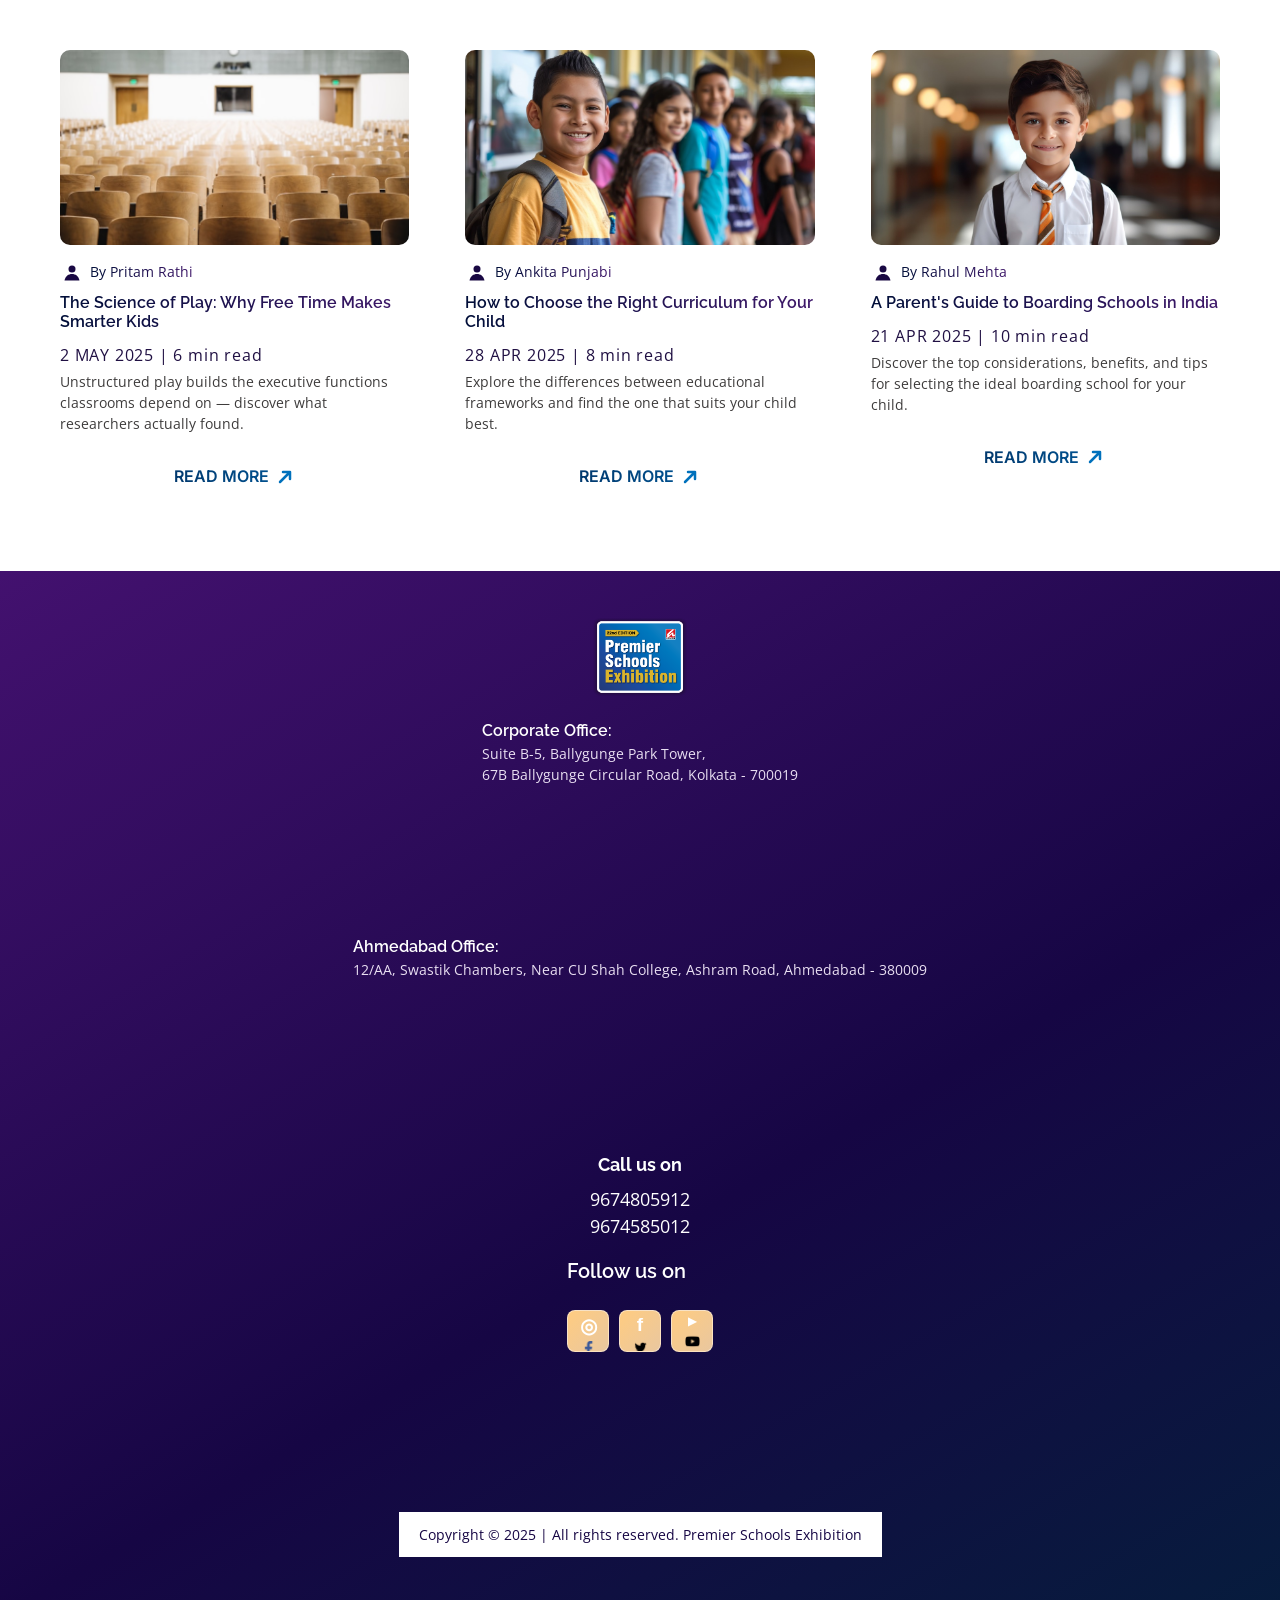
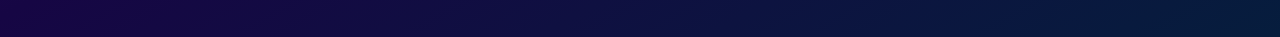
<file: blog/article-emotional-intelligence.html>
<!DOCTYPE html>
<html lang="en" class="no-js">
<head>
  <meta charset="UTF-8">
  <meta name="viewport" content="width=device-width, initial-scale=1.0">
  <title>Why Emotional Intelligence Matters More Than IQ — Premier Schools Exhibition Blog</title>
  <meta name="description" content="An insightful look into why emotional intelligence (EQ) matters more than IQ in early human development, developing self-regulation, empathy, and academic resilience.">
  <script>document.documentElement.classList.remove('no-js');</script>
  <link rel="icon" href="data:image/svg+xml,%3Csvg%20xmlns='http://www.w3.org/2000/svg'%20viewBox='0%200%2032%2032'%3E%3Crect%20width='32'%20height='32'%20rx='6'%20fill='%231d4ed8'/%3E%3Ctext%20x='16'%20y='22'%20font-family='sans-serif'%20font-size='14'%20font-weight='700'%20fill='%23fff'%20text-anchor='middle'%3EPSE%3C/text%3E%3C/svg%3E">
  <link rel="preconnect" href="https://fonts.googleapis.com">
  <link rel="preconnect" href="https://fonts.gstatic.com" crossorigin>
  <link rel="stylesheet" href="https://fonts.googleapis.com/css2?family=Archivo:wght@300;600;700&amp;family=Inter:wght@300;400;600;700&amp;family=Open+Sans:wght@400;600;700&amp;family=Raleway:wght@400;500;600;700&amp;display=swap">
  <link rel="stylesheet" href="../css/base.css">
  <link rel="stylesheet" href="../css/layout.css">
  <link rel="stylesheet" href="../css/components.css">
  <link rel="stylesheet" href="../css/blog.css">
</head>
<body class="page-blog">
  <a class="skip-link" href="#main-content">Skip to main content</a>
  <header class="site-header">
    <div class="site-header__inner">
      <a class="site-header__brand" href="../index.html#hero" aria-label="Premier Schools Exhibition home">
        <img src="../assets/images/brand-pse-22nd-edition-logo.png" alt="Premier Schools Exhibition, 22nd edition" width="390" height="339">
      </a>
      <a class="button site-header__cta" href="../index.html#enquiry-form">Register Now</a>
    </div>
  </header>

  <main id="main-content">
    <section class="blog-banner blog-banner--article" aria-labelledby="article-heading">
      <div class="blog-banner__inner">
        <div class="blog-banner__dots" aria-hidden="true"></div>
        <svg class="blog-banner__swoosh" viewBox="0 0 75 10" aria-hidden="true"><path d="M2 8c16-6 48-8 71-2" fill="none" stroke="#ffcc81" stroke-width="2.5" stroke-linecap="round"></path></svg>
        <div class="blog-banner__content">
          <h1 id="article-heading" class="blog-banner__title gradient-text--peach">Why Emotional Intelligence Matters More Than IQ</h1>
          <p class="blog-banner__meta">15 April 2025 | 7 min. read</p>
          <p class="blog-banner__author"><svg class="blog-card__avatar" viewBox="0 0 24 24" aria-hidden="true"><circle cx="12" cy="12" r="12" fill="#fff"></circle><circle cx="12" cy="9" r="3.5" fill="#190843"></circle><path d="M4.5 20.5c1-4.5 4-6.5 7.5-6.5s6.5 2 7.5 6.5z" fill="#190843"></path></svg>By Sneha Sharma</p>
        </div>
        <img class="blog-banner__hero" src="../assets/blog/blog-card-8.jpg" alt="Students showing empathy and emotional connection" width="400" height="243">
      </div>
    </section>

    <section class="blog-article" aria-label="Blog article">
      <div class="blog-article__body">
        <p>For decades, traditional education placed cognitive abilities and intelligence quotients (IQ) on the highest pedestal. However, ground-breaking educational psychology and longitudinal developmental studies now highlight a profound truth: emotional intelligence (EQ) is the predominant predictor of lifelong fulfilment, adaptability, and even professional achievement.</p>
        
        <h2 id="eq-vs-iq" class="blog-article__heading gradient-text">EQ vs IQ in Early Human Development</h2>
        <p>While an IQ score primarily measures analytical reasoning, mathematical logic, and vocabulary, emotional intelligence encompasses self-awareness, empathy, motivation, and social dexterity. In early human development, cognitive assimilation depends heavily on emotional stability. A young child whose emotional landscape is regulated absorbs concepts more readily and engages more enthusiastically in problem-solving.</p>
        <p>Neuroscience reveals that the prefrontal cortex—the brain seat of critical executive function and impulse control—develops in tandem with limbic emotional centers. Nurturing EQ from kindergarten forward ensures that cognitive growth is matched by robust emotional flexibility and self-understanding.</p>
        
        <div class="blog-article__split">
          <img class="blog-article__image" src="../assets/blog/blog-article-inline.jpg" alt="Teacher interacting and listening attentively to young students in a classroom" width="565" height="600">
          <div>
            <h3 class="blog-article__heading gradient-text">Core Elements of Emotional Growth</h3>
            <p>Developing emotional awareness starts with giving children the emotional vocabulary to name their experiences precisely. When children move beyond basic terms like happy or angry to recognize frustration, disappointment, or anxiety, they gain initial agency over their reactions.</p>
            <p>Parents and educators act as early emotional mirrors. When adults validate feelings rather than dismissing them, children build internal frameworks for processing distress, laying the cornerstone for profound self-worth.</p>
            <p>Ultimately, high-EQ children approach learning collaboratively, transforming social interactions from potential stress points into opportunities for discovery and cooperation.</p>
          </div>
        </div>
        
        <h2 id="self-regulation-empathy" class="blog-article__heading gradient-text">Developing Self-Regulation and Interpersonal Empathy</h2>
        <p>Self-regulation is the capacity to pause between a stimulus and a response. Whether taking a mindful breath before answering a frustrating math problem or expressing constructive disagreement with a peer, children with strong self-regulation navigate school culture smoothly. Coupled with interpersonal empathy—the ability to genuinely comprehend and share the feelings of others—self-regulation turns classrooms into cohesive, supportive communities.</p>
        <blockquote class="blog-article__quote">
          <p>Intelligence opens doors, but empathy, resilience, and emotional equilibrium empower young minds to truly thrive once they step inside.</p>
        </blockquote>
        
        <h2 id="resilience-academic-anxiety" class="blog-article__heading gradient-text">Building Resilience Against Academic Anxiety</h2>
        <p>Modern education can sometimes induce intense academic pressures, competitive anxieties, and fear of failure. Here, EQ acts as an essential psychological buffer. Children equipped with emotional intelligence interpret setbacks not as personal defects, but as manageable learning experiences.</p>
        <ul class="blog-article__bullets">
          <li>Reframe mistakes as essential, stepping-stone feedback toward mastery.</li>
          <li>Practice structured mindfulness and calming routines before high-stakes evaluations.</li>
          <li>Encourage open dialogues about stress to remove stigma and foster peer support.</li>
          <li>Celebrate perseverance, effort, and curiosity rather than focusing solely on grades.</li>
        </ul>
        <p>When students realize that resilience grows through practice just like physical strength, academic anxiety diminishes, replaced by steady self-assurance.</p>
        
        <h2 id="integrating-sel" class="blog-article__heading gradient-text">How Top Modern Schools Integrate Socio-Emotional Learning (SEL)</h2>
        <p>Forward-thinking educational institutions no longer treat emotional development as an afterthought or a once-a-week homeroom activity. Top modern schools embed Socio-Emotional Learning (SEL) directly into core curricula. From historical role-play emphasizing empathy with distinct historical figures, to scientific project collaborations requiring peer communication and constructive feedback, SEL permeates the school day.</p>
        <p>As parents explore progressive school options, evaluating a campus's dedication to SEL—observing how teachers mediate conflicts, support student well-being, and celebrate inclusive collaboration—is just as vital as reviewing test averages and state rankings.</p>
        
        <nav class="blog-article__nav" aria-label="More blog posts">
          <a class="gradient-text" href="article-sports-success.html"><svg class="icon-chevron" viewBox="0 0 30 30" aria-hidden="true"><path d="M18 8 10 15l8 7" fill="none" stroke="currentColor" stroke-width="2.5" stroke-linecap="round" stroke-linejoin="round"/></svg>Previous Blog</a>
          <a class="gradient-text" href="article-digital-literacy.html">Next Blog<svg class="icon-chevron" viewBox="0 0 30 30" aria-hidden="true"><path d="M12 8l8 7-8 7" fill="none" stroke="currentColor" stroke-width="2.5" stroke-linecap="round" stroke-linejoin="round"/></svg></a>
        </nav>
      </div>
      <aside class="blog-article__side">
        <div class="blog-article__contents">
          <h2 class="gradient-text">Contents</h2>
          <ul>
            <li><a class="gradient-text" href="#eq-vs-iq">EQ vs IQ in Early Human Development</a></li>
            <li><a class="gradient-text" href="#self-regulation-empathy">Developing Self-Regulation and Interpersonal Empathy</a></li>
            <li><a class="gradient-text" href="#resilience-academic-anxiety">Building Resilience Against Academic Anxiety</a></li>
            <li><a class="gradient-text" href="#integrating-sel">How Top Modern Schools Integrate Socio-Emotional Learning (SEL)</a></li>
          </ul>
        </div>
        <div class="learn-more">
          <h3 class="learn-more__title gradient-text">Want to Learn more about us?</h3>
          <div class="learn-more__social">
            <span class="learn-more__social__label gradient-text">Follow Us On</span>
            <span class="learn-more__social__divider" aria-hidden="true"></span>
            <div class="learn-more__social__icons">
              <a href="#" aria-label="Premier Schools Exhibition on Facebook"><img src="../assets/blog/blog-social-facebook.png" alt=""></a>
              <a href="#" aria-label="Premier Schools Exhibition on Twitter"><img src="../assets/blog/blog-social-twitter.png" alt=""></a>
              <a href="#" aria-label="Premier Schools Exhibition on LinkedIn"><img src="../assets/blog/blog-social-linkedin.png" alt=""></a>
              <a href="#" aria-label="Premier Schools Exhibition on YouTube"><img src="../assets/blog/blog-social-youtube.png" alt=""></a>
            </div>
          </div>
        </div>
      </aside>
    </section>

    <section class="blog-latest blog-related" id="related" aria-labelledby="related-heading">
      <h2 id="related-heading" class="blog-latest__heading gradient-text">Latest Blogs</h2>
      <div class="blog-latest__row">
        <article class="blog-card">
          <a class="blog-card__image" href="article.html"><img src="../assets/blog/blog-card-8.jpg" alt="Children playing freely during recess" width="360" height="195"></a>
          <p class="blog-card__author"><svg class="blog-card__avatar" viewBox="0 0 24 24" aria-hidden="true"><circle cx="12" cy="12" r="12" fill="#fff"></circle><circle cx="12" cy="9" r="3.5" fill="#190843"></circle><path d="M4.5 20.5c1-4.5 4-6.5 7.5-6.5s6.5 2 7.5 6.5z" fill="#190843"></path></svg><span class="gradient-text">By Pritam Rathi</span></p>
          <h3 class="blog-card__title gradient-text"><a href="article.html">The Science of Play: Why Free Time Makes Smarter Kids</a></h3>
          <p class="blog-card__date">2 MAY 2025 | 6 min read</p>
          <p class="blog-card__excerpt">Unstructured play builds the executive functions classrooms depend on — discover what researchers actually found.</p>
          <a class="blog-card__read-more" href="article.html">READ MORE <svg class="icon-arrow" viewBox="0 0 22 22" aria-hidden="true"><path d="M6 16 16 6M9 6h7v7" stroke="currentColor" stroke-width="2.5" stroke-linecap="round" stroke-linejoin="round"></path></svg></a>
        </article>
        <article class="blog-card">
          <a class="blog-card__image" href="article.html"><img src="../assets/blog/blog-card-3.jpg" alt="Students walking across a boarding school campus" width="360" height="195"></a>
          <p class="blog-card__author"><svg class="blog-card__avatar" viewBox="0 0 24 24" aria-hidden="true"><circle cx="12" cy="12" r="12" fill="#fff"></circle><circle cx="12" cy="9" r="3.5" fill="#190843"></circle><path d="M4.5 20.5c1-4.5 4-6.5 7.5-6.5s6.5 2 7.5 6.5z" fill="#190843"></path></svg><span class="gradient-text">By Ankita Punjabi</span></p>
          <h3 class="blog-card__title gradient-text"><a href="article.html">How to Choose the Right Curriculum for Your Child</a></h3>
          <p class="blog-card__date">28 APR 2025 | 8 min read</p>
          <p class="blog-card__excerpt">Explore the differences between educational frameworks and find the one that suits your child best.</p>
          <a class="blog-card__read-more" href="article.html">READ MORE <svg class="icon-arrow" viewBox="0 0 22 22" aria-hidden="true"><path d="M6 16 16 6M9 6h7v7" stroke="currentColor" stroke-width="2.5" stroke-linecap="round" stroke-linejoin="round"></path></svg></a>
        </article>
        <article class="blog-card">
          <a class="blog-card__image" href="article.html"><img src="../assets/blog/blog-card-2.jpg" alt="A child choosing a curriculum workbook" width="360" height="195"></a>
          <p class="blog-card__author"><svg class="blog-card__avatar" viewBox="0 0 24 24" aria-hidden="true"><circle cx="12" cy="12" r="12" fill="#fff"></circle><circle cx="12" cy="9" r="3.5" fill="#190843"></circle><path d="M4.5 20.5c1-4.5 4-6.5 7.5-6.5s6.5 2 7.5 6.5z" fill="#190843"></path></svg><span class="gradient-text">By Rahul Mehta</span></p>
          <h3 class="blog-card__title gradient-text"><a href="article.html">A Parent's Guide to Boarding Schools in India</a></h3>
          <p class="blog-card__date">21 APR 2025 | 10 min read</p>
          <p class="blog-card__excerpt">Discover the top considerations, benefits, and tips for selecting the ideal boarding school for your child.</p>
          <a class="blog-card__read-more" href="article.html">READ MORE <svg class="icon-arrow" viewBox="0 0 22 22" aria-hidden="true"><path d="M6 16 16 6M9 6h7v7" stroke="currentColor" stroke-width="2.5" stroke-linecap="round" stroke-linejoin="round"></path></svg></a>
        </article>
      </div>
    </section>
  </main>

  <footer class="site-footer">
    <img src="../assets/images/brand-pse-22nd-edition-logo.png" alt="Premier Schools Exhibition" width="390" height="339">
    <address><strong>Corporate Office:</strong><br>Suite B-5, Ballygunge Park Tower,<br>67B Ballygunge Circular Road, Kolkata - 700019</address>
    <address><strong>Ahmedabad Office:</strong><br>12/AA, Swastik Chambers, Near CU Shah College, Ashram Road, Ahmedabad - 380009</address>
    <div class="site-footer__call">
      <strong>Call us on</strong>
      <p>9674805912</p>
      <p>9674585012</p>
    </div>
    <div class="site-footer__social">
      <p>Follow us on</p>
      <p class="visually-hidden" id="social-links-unavailable">Profile URLs were not supplied, so these platform names are not links.</p>
      <ul aria-describedby="social-links-unavailable">
        <li><img src="../assets/blog/blog-social-facebook.png" alt=""><span class="visually-hidden">Facebook</span></li>
        <li><img src="../assets/blog/blog-social-twitter.png" alt=""><span class="visually-hidden">Twitter</span></li>
        <li><img src="../assets/blog/blog-social-youtube.png" alt=""><span class="visually-hidden">YouTube</span></li>
      </ul>
    </div>
    <p class="gradient-text">Copyright © 2025 | All rights reserved. Premier Schools Exhibition</p>
  </footer>
</body>
</html>
</file>
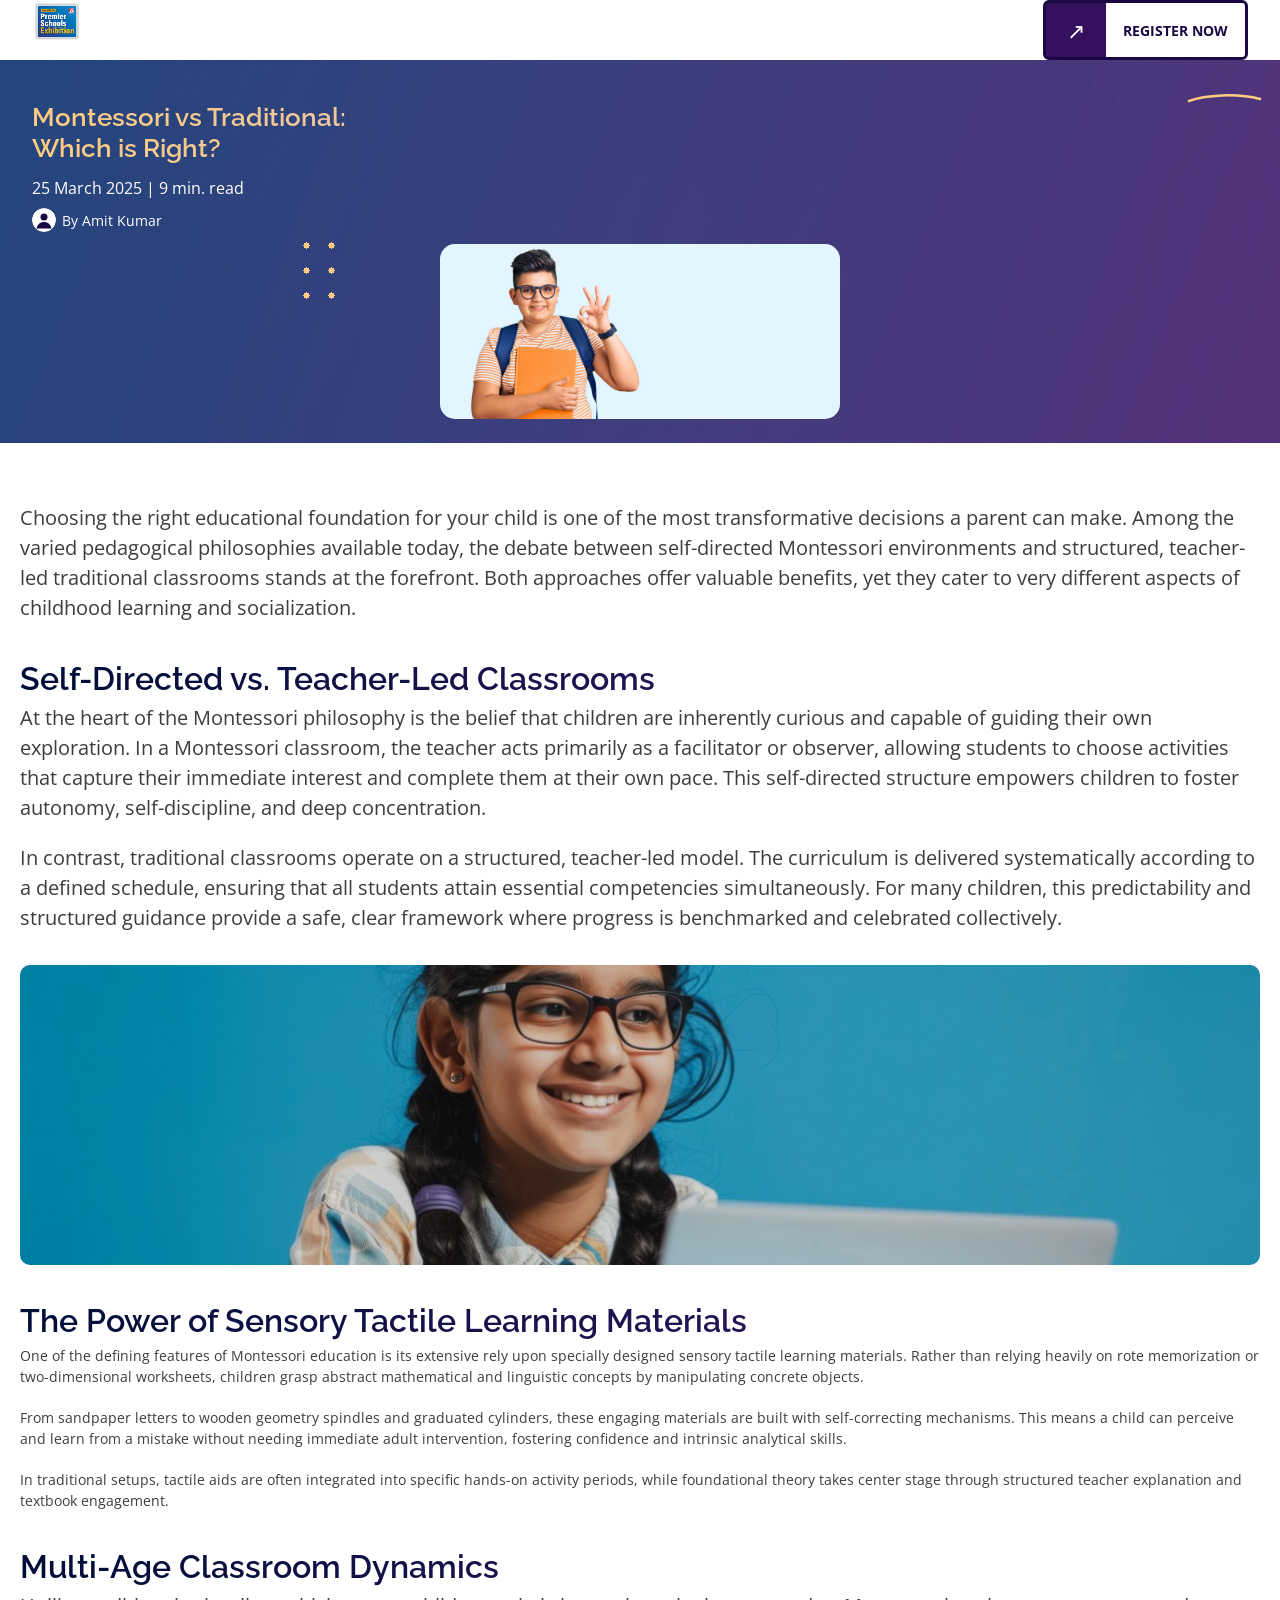
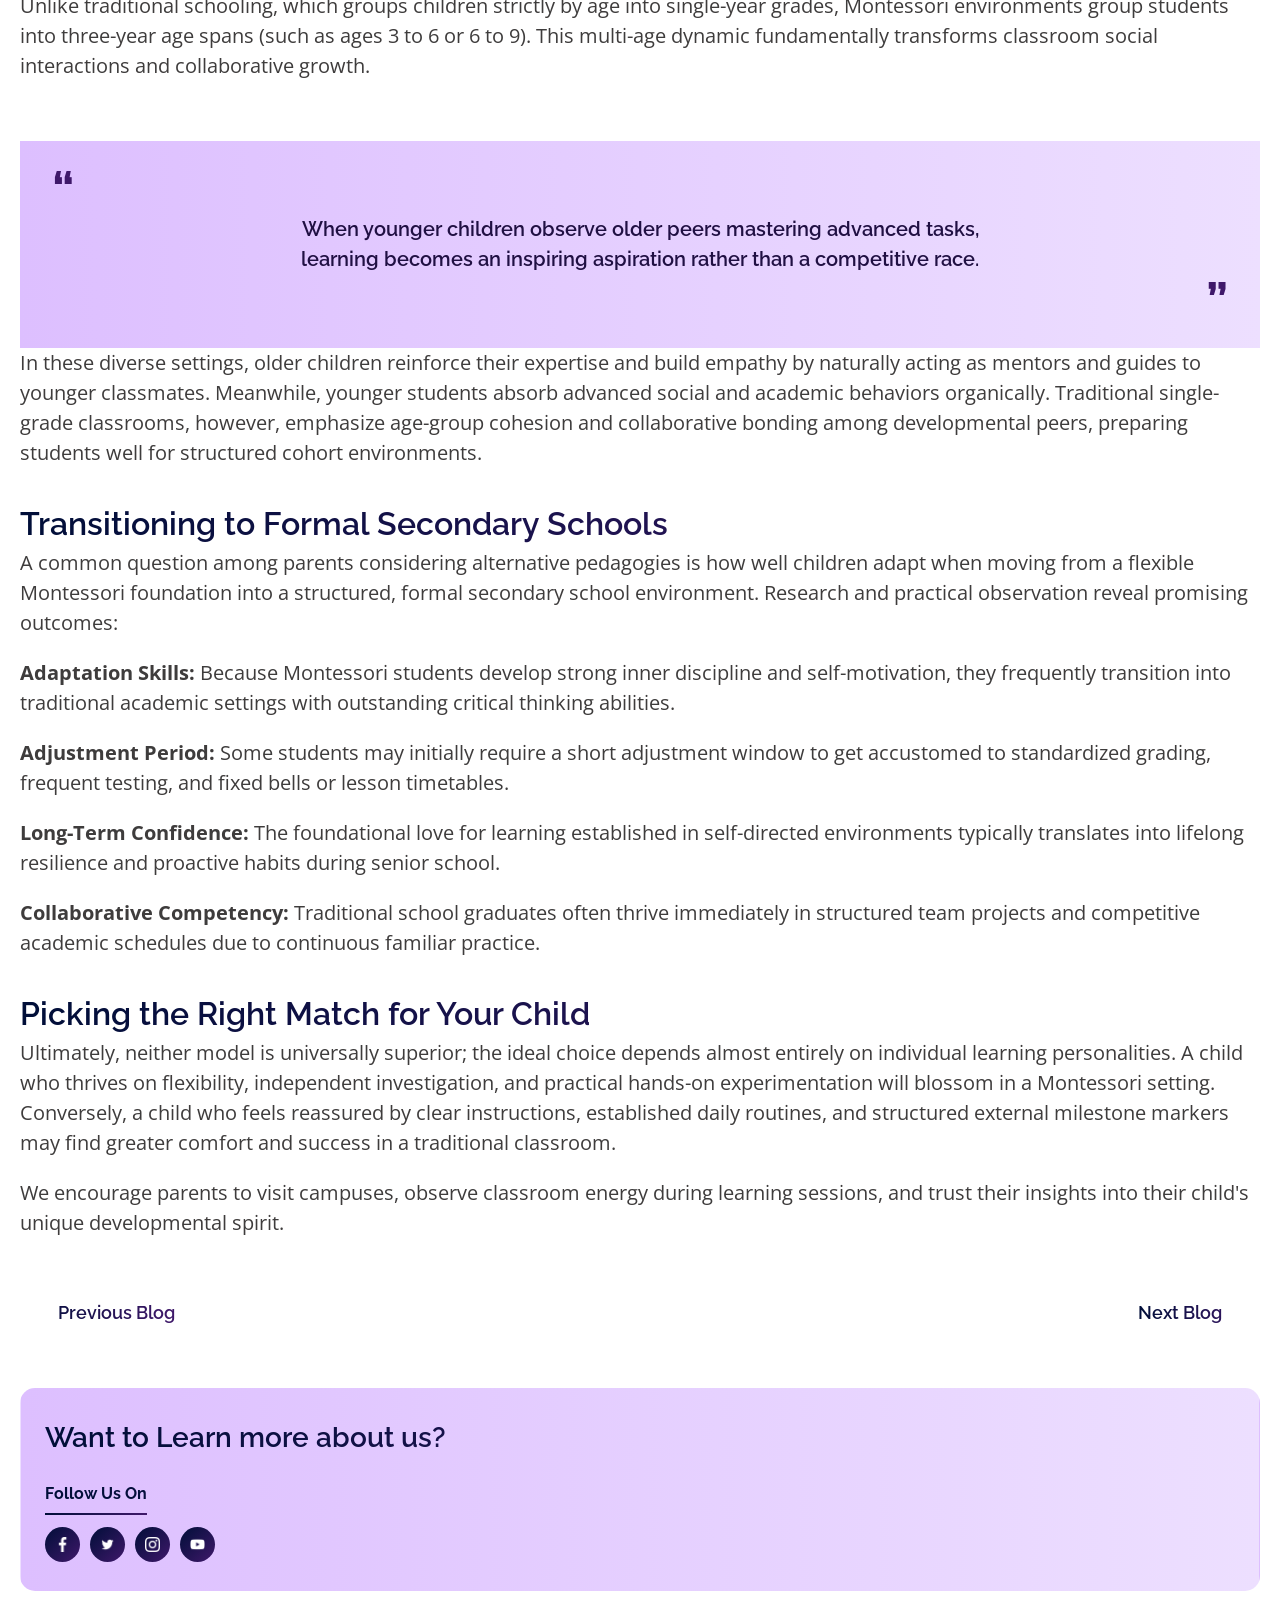
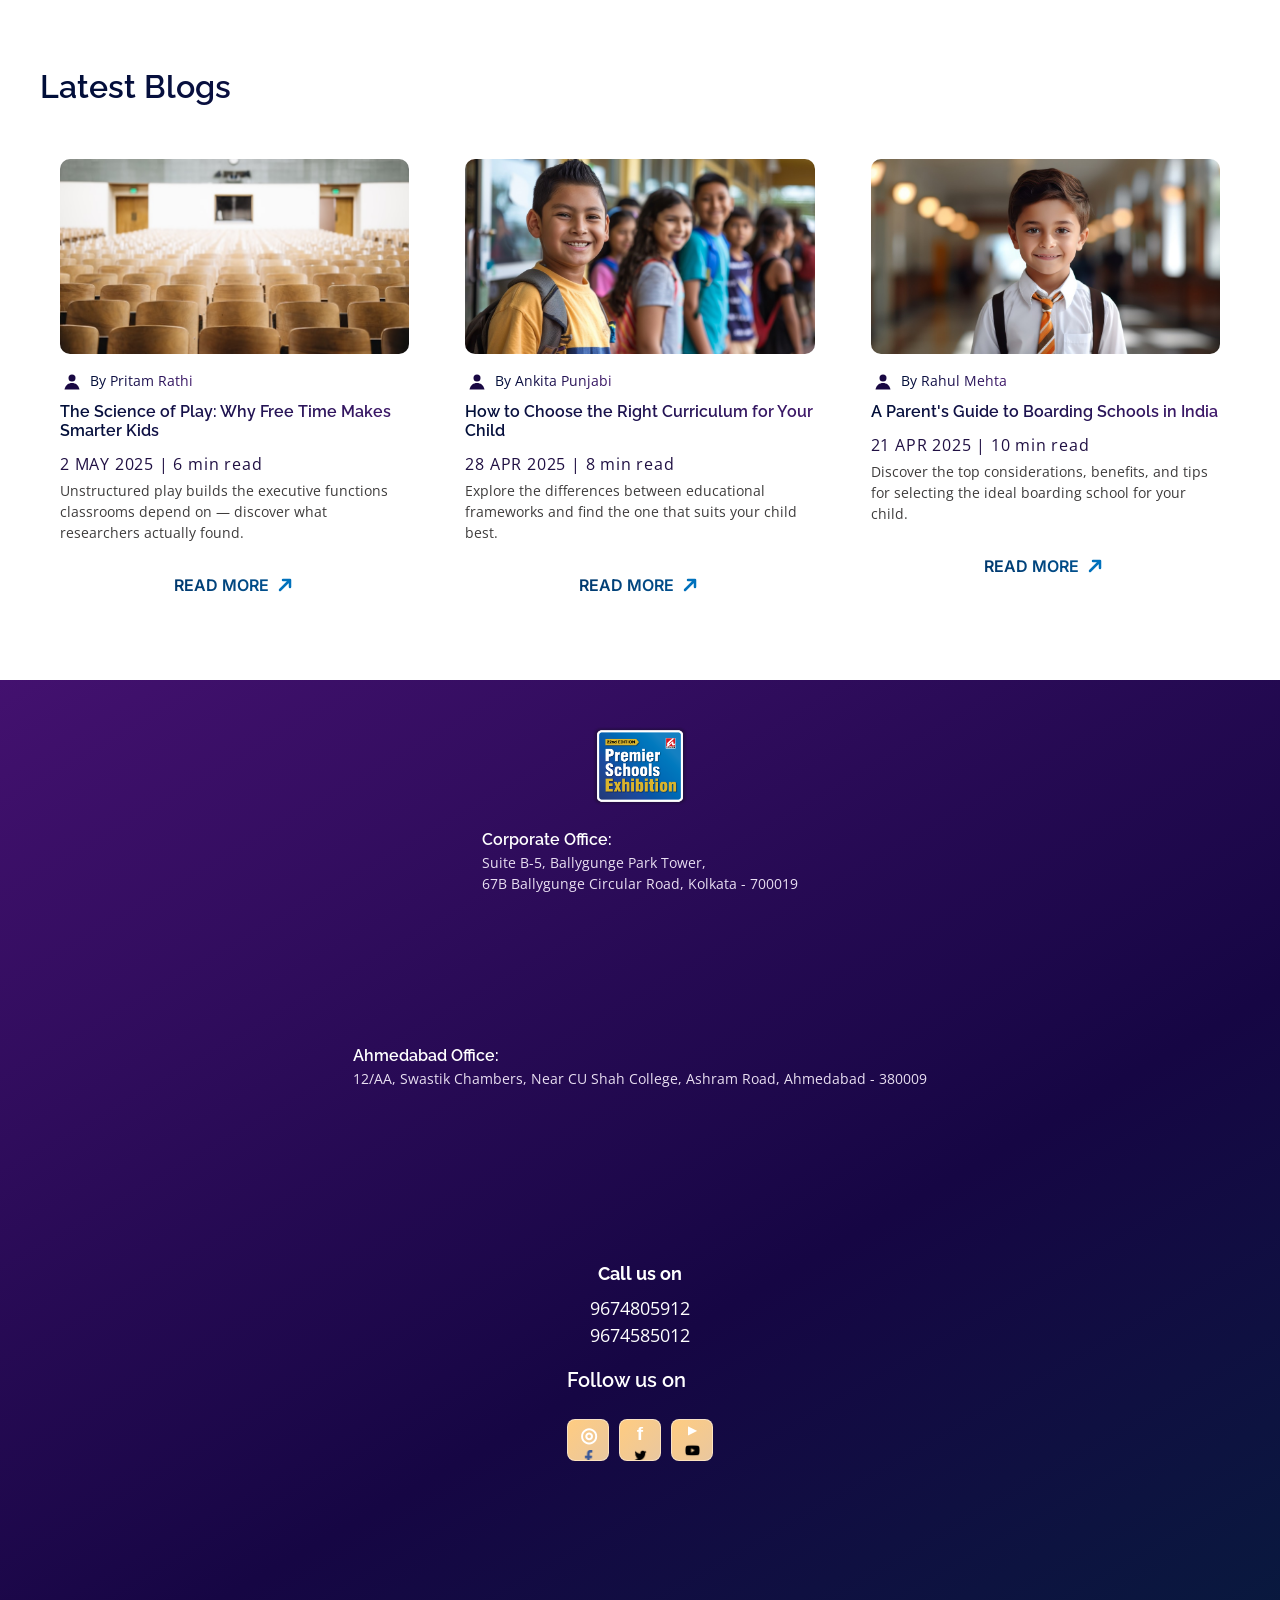
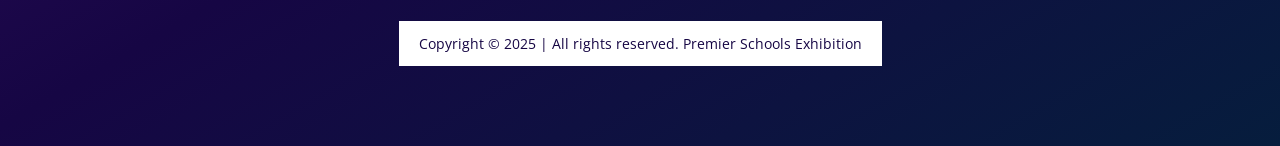
<file: blog/article-montessori-traditional.html>
<!DOCTYPE html>
<html lang="en" class="no-js">
<head>
  <meta charset="UTF-8">
  <meta name="viewport" content="width=device-width, initial-scale=1.0">
  <title>Montessori vs Traditional: Which is Right? — Premier Schools Exhibition Blog</title>
  <meta name="description" content="Contrast self-directed Montessori environments with structured teacher-led models to find the right educational match for your child.">
  <script>document.documentElement.classList.remove('no-js');</script>
  <link rel="icon" href="data:image/svg+xml,%3Csvg%20xmlns='http://www.w3.org/2000/svg'%20viewBox='0%200%2032%2032'%3E%3Crect%20width='32'%20height='32'%20rx='6'%20fill='%231d4ed8'/%3E%3Ctext%20x='16'%20y='22'%20font-family='sans-serif'%20font-size='14'%20font-weight='700'%20fill='%23fff'%20text-anchor='middle'%3EPSE%3C/text%3E%3C/svg%3E">
  <link rel="preconnect" href="https://fonts.googleapis.com">
  <link rel="preconnect" href="https://fonts.gstatic.com" crossorigin>
  <link rel="stylesheet" href="https://fonts.googleapis.com/css2?family=Archivo:wght@300;600;700&amp;family=Inter:wght@300;400;600;700&amp;family=Open+Sans:wght@400;600;700&amp;family=Raleway:wght@400;500;600;700&amp;display=swap">
  <link rel="stylesheet" href="../css/base.css">
  <link rel="stylesheet" href="../css/layout.css">
  <link rel="stylesheet" href="../css/components.css">
  <link rel="stylesheet" href="../css/blog.css">
</head>
<body class="page-blog">
  <a class="skip-link" href="#main-content">Skip to main content</a>
  <header class="site-header">
    <div class="site-header__inner">
      <a class="site-header__brand" href="../index.html#hero" aria-label="Premier Schools Exhibition home">
        <img src="../assets/images/brand-pse-22nd-edition-logo.png" alt="Premier Schools Exhibition, 22nd edition" width="390" height="339">
      </a>
      <a class="button site-header__cta" href="../index.html#enquiry-form">Register Now</a>
    </div>
  </header>

  <main id="main-content">
    <section class="blog-banner blog-banner--article" aria-labelledby="article-heading">
      <div class="blog-banner__inner">
        <div class="blog-banner__dots" aria-hidden="true"></div>
        <svg class="blog-banner__swoosh" viewBox="0 0 75 10" aria-hidden="true"><path d="M2 8c16-6 48-8 71-2" fill="none" stroke="#ffcc81" stroke-width="2.5" stroke-linecap="round"></path></svg>
        <div class="blog-banner__content">
          <h1 id="article-heading" class="blog-banner__title gradient-text--peach">Montessori vs Traditional: Which is Right?</h1>
          <p class="blog-banner__meta">25 March 2025 | 9 min. read</p>
          <p class="blog-banner__author"><svg class="blog-card__avatar" viewBox="0 0 24 24" aria-hidden="true"><circle cx="12" cy="12" r="12" fill="#fff"></circle><circle cx="12" cy="9" r="3.5" fill="#190843"></circle><path d="M4.5 20.5c1-4.5 4-6.5 7.5-6.5s6.5 2 7.5 6.5z" fill="#190843"></path></svg>By Amit Kumar</p>
        </div>
        <img class="blog-banner__hero" src="../assets/blog/blog-card-6.jpg" alt="Students learning with tactile educational materials" width="400" height="243">
      </div>
    </section>

    <section class="blog-article" aria-label="Blog article">
      <div class="blog-article__body">
        <p>Choosing the right educational foundation for your child is one of the most transformative decisions a parent can make. Among the varied pedagogical philosophies available today, the debate between self-directed Montessori environments and structured, teacher-led traditional classrooms stands at the forefront. Both approaches offer valuable benefits, yet they cater to very different aspects of childhood learning and socialization.</p>
        <h2 id="self-directed-vs-teacher-led" class="blog-article__heading gradient-text">Self-Directed vs. Teacher-Led Classrooms</h2>
        <p>At the heart of the Montessori philosophy is the belief that children are inherently curious and capable of guiding their own exploration. In a Montessori classroom, the teacher acts primarily as a facilitator or observer, allowing students to choose activities that capture their immediate interest and complete them at their own pace. This self-directed structure empowers children to foster autonomy, self-discipline, and deep concentration.</p>
        <p>In contrast, traditional classrooms operate on a structured, teacher-led model. The curriculum is delivered systematically according to a defined schedule, ensuring that all students attain essential competencies simultaneously. For many children, this predictability and structured guidance provide a safe, clear framework where progress is benchmarked and celebrated collectively.</p>
        <div class="blog-article__split">
          <img class="blog-article__image" src="../assets/blog/blog-article-inline.jpg" alt="" width="565" height="600">
          <div>
            <h3 class="blog-article__heading gradient-text">The Power of Sensory Tactile Learning Materials</h3>
            <p>One of the defining features of Montessori education is its extensive rely upon specially designed sensory tactile learning materials. Rather than relying heavily on rote memorization or two-dimensional worksheets, children grasp abstract mathematical and linguistic concepts by manipulating concrete objects.</p>
            <p>From sandpaper letters to wooden geometry spindles and graduated cylinders, these engaging materials are built with self-correcting mechanisms. This means a child can perceive and learn from a mistake without needing immediate adult intervention, fostering confidence and intrinsic analytical skills.</p>
            <p>In traditional setups, tactile aids are often integrated into specific hands-on activity periods, while foundational theory takes center stage through structured teacher explanation and textbook engagement.</p>
          </div>
        </div>
        <h2 id="multi-age-dynamics" class="blog-article__heading gradient-text">Multi-Age Classroom Dynamics</h2>
        <p>Unlike traditional schooling, which groups children strictly by age into single-year grades, Montessori environments group students into three-year age spans (such as ages 3 to 6 or 6 to 9). This multi-age dynamic fundamentally transforms classroom social interactions and collaborative growth.</p>
        <blockquote class="blog-article__quote">
          <p>When younger children observe older peers mastering advanced tasks, learning becomes an inspiring aspiration rather than a competitive race.</p>
        </blockquote>
        <p>In these diverse settings, older children reinforce their expertise and build empathy by naturally acting as mentors and guides to younger classmates. Meanwhile, younger students absorb advanced social and academic behaviors organically. Traditional single-grade classrooms, however, emphasize age-group cohesion and collaborative bonding among developmental peers, preparing students well for structured cohort environments.</p>
        <h2 id="transitioning-to-secondary" class="blog-article__heading gradient-text">Transitioning to Formal Secondary Schools</h2>
        <p>A common question among parents considering alternative pedagogies is how well children adapt when moving from a flexible Montessori foundation into a structured, formal secondary school environment. Research and practical observation reveal promising outcomes:</p>
        <ul class="blog-article__bullets">
          <li><strong>Adaptation Skills:</strong> Because Montessori students develop strong inner discipline and self-motivation, they frequently transition into traditional academic settings with outstanding critical thinking abilities.</li>
          <li><strong>Adjustment Period:</strong> Some students may initially require a short adjustment window to get accustomed to standardized grading, frequent testing, and fixed bells or lesson timetables.</li>
          <li><strong>Long-Term Confidence:</strong> The foundational love for learning established in self-directed environments typically translates into lifelong resilience and proactive habits during senior school.</li>
          <li><strong>Collaborative Competency:</strong> Traditional school graduates often thrive immediately in structured team projects and competitive academic schedules due to continuous familiar practice.</li>
        </ul>
        <h2 id="picking-the-right-match" class="blog-article__heading gradient-text">Picking the Right Match for Your Child</h2>
        <p>Ultimately, neither model is universally superior; the ideal choice depends almost entirely on individual learning personalities. A child who thrives on flexibility, independent investigation, and practical hands-on experimentation will blossom in a Montessori setting. Conversely, a child who feels reassured by clear instructions, established daily routines, and structured external milestone markers may find greater comfort and success in a traditional classroom.</p>
        <p>We encourage parents to visit campuses, observe classroom energy during learning sessions, and trust their insights into their child's unique developmental spirit.</p>
        <nav class="blog-article__nav" aria-label="More blog posts">
          <a class="gradient-text" href="article.html"><svg class="icon-chevron" viewBox="0 0 30 30" aria-hidden="true"><path d="M18 8 10 15l8 7" fill="none" stroke="currentColor" stroke-width="2.5" stroke-linecap="round" stroke-linejoin="round"/></svg>Previous Blog</a>
          <a class="gradient-text" href="article-cbse-icse.html">Next Blog<svg class="icon-chevron" viewBox="0 0 30 30" aria-hidden="true"><path d="M12 8l8 7-8 7" fill="none" stroke="currentColor" stroke-width="2.5" stroke-linecap="round" stroke-linejoin="round"/></svg></a>
        </nav>
      </div>
      <aside class="blog-article__side">
        <div class="blog-article__contents">
          <h2 class="gradient-text">Contents</h2>
          <ul>
            <li><a class="gradient-text" href="#self-directed-vs-teacher-led">Self-Directed vs. Teacher-Led Classrooms</a></li>
            <li><a class="gradient-text" href="#multi-age-dynamics">Multi-Age Classroom Dynamics</a></li>
            <li><a class="gradient-text" href="#transitioning-to-secondary">Transitioning to Formal Secondary Schools</a></li>
            <li><a class="gradient-text" href="#picking-the-right-match">Picking the Right Match for Your Child</a></li>
          </ul>
        </div>
        <div class="learn-more">
          <h3 class="learn-more__title gradient-text">Want to Learn more about us?</h3>
          <div class="learn-more__social">
            <span class="learn-more__social__label gradient-text">Follow Us On</span>
            <span class="learn-more__social__divider" aria-hidden="true"></span>
            <div class="learn-more__social__icons">
              <a href="#" aria-label="Premier Schools Exhibition on Facebook"><img src="../assets/blog/blog-social-facebook.png" alt=""></a>
              <a href="#" aria-label="Premier Schools Exhibition on Twitter"><img src="../assets/blog/blog-social-twitter.png" alt=""></a>
              <a href="#" aria-label="Premier Schools Exhibition on LinkedIn"><img src="../assets/blog/blog-social-linkedin.png" alt=""></a>
              <a href="#" aria-label="Premier Schools Exhibition on YouTube"><img src="../assets/blog/blog-social-youtube.png" alt=""></a>
            </div>
          </div>
        </div>
      </aside>
    </section>

    <section class="blog-latest blog-related" id="related" aria-labelledby="related-heading">
      <h2 id="related-heading" class="blog-latest__heading gradient-text">Latest Blogs</h2>
      <div class="blog-latest__row">
        <article class="blog-card">
          <a class="blog-card__image" href="article.html"><img src="../assets/blog/blog-card-8.jpg" alt="Children playing freely during recess" width="360" height="195"></a>
          <p class="blog-card__author"><svg class="blog-card__avatar" viewBox="0 0 24 24" aria-hidden="true"><circle cx="12" cy="12" r="12" fill="#fff"></circle><circle cx="12" cy="9" r="3.5" fill="#190843"></circle><path d="M4.5 20.5c1-4.5 4-6.5 7.5-6.5s6.5 2 7.5 6.5z" fill="#190843"></path></svg><span class="gradient-text">By Pritam Rathi</span></p>
          <h3 class="blog-card__title gradient-text"><a href="article.html">The Science of Play: Why Free Time Makes Smarter Kids</a></h3>
          <p class="blog-card__date">2 MAY 2025 | 6 min read</p>
          <p class="blog-card__excerpt">Unstructured play builds the executive functions classrooms depend on — discover what researchers actually found.</p>
          <a class="blog-card__read-more" href="article.html">READ MORE <svg class="icon-arrow" viewBox="0 0 22 22" aria-hidden="true"><path d="M6 16 16 6M9 6h7v7" stroke="currentColor" stroke-width="2.5" stroke-linecap="round" stroke-linejoin="round"></path></svg></a>
        </article>
        <article class="blog-card">
          <a class="blog-card__image" href="article.html"><img src="../assets/blog/blog-card-3.jpg" alt="Students walking across a boarding school campus" width="360" height="195"></a>
          <p class="blog-card__author"><svg class="blog-card__avatar" viewBox="0 0 24 24" aria-hidden="true"><circle cx="12" cy="12" r="12" fill="#fff"></circle><circle cx="12" cy="9" r="3.5" fill="#190843"></circle><path d="M4.5 20.5c1-4.5 4-6.5 7.5-6.5s6.5 2 7.5 6.5z" fill="#190843"></path></svg><span class="gradient-text">By Ankita Punjabi</span></p>
          <h3 class="blog-card__title gradient-text"><a href="article.html">How to Choose the Right Curriculum for Your Child</a></h3>
          <p class="blog-card__date">28 APR 2025 | 8 min read</p>
          <p class="blog-card__excerpt">Explore the differences between educational frameworks and find the one that suits your child best.</p>
          <a class="blog-card__read-more" href="article.html">READ MORE <svg class="icon-arrow" viewBox="0 0 22 22" aria-hidden="true"><path d="M6 16 16 6M9 6h7v7" stroke="currentColor" stroke-width="2.5" stroke-linecap="round" stroke-linejoin="round"></path></svg></a>
        </article>
        <article class="blog-card">
          <a class="blog-card__image" href="article.html"><img src="../assets/blog/blog-card-2.jpg" alt="A child choosing a curriculum workbook" width="360" height="195"></a>
          <p class="blog-card__author"><svg class="blog-card__avatar" viewBox="0 0 24 24" aria-hidden="true"><circle cx="12" cy="12" r="12" fill="#fff"></circle><circle cx="12" cy="9" r="3.5" fill="#190843"></circle><path d="M4.5 20.5c1-4.5 4-6.5 7.5-6.5s6.5 2 7.5 6.5z" fill="#190843"></path></svg><span class="gradient-text">By Rahul Mehta</span></p>
          <h3 class="blog-card__title gradient-text"><a href="article.html">A Parent's Guide to Boarding Schools in India</a></h3>
          <p class="blog-card__date">21 APR 2025 | 10 min read</p>
          <p class="blog-card__excerpt">Discover the top considerations, benefits, and tips for selecting the ideal boarding school for your child.</p>
          <a class="blog-card__read-more" href="article.html">READ MORE <svg class="icon-arrow" viewBox="0 0 22 22" aria-hidden="true"><path d="M6 16 16 6M9 6h7v7" stroke="currentColor" stroke-width="2.5" stroke-linecap="round" stroke-linejoin="round"></path></svg></a>
        </article>
      </div>
    </section>
  </main>

  <footer class="site-footer">
    <img src="../assets/images/brand-pse-22nd-edition-logo.png" alt="Premier Schools Exhibition" width="390" height="339">
    <address><strong>Corporate Office:</strong><br>Suite B-5, Ballygunge Park Tower,<br>67B Ballygunge Circular Road, Kolkata - 700019</address>
    <address><strong>Ahmedabad Office:</strong><br>12/AA, Swastik Chambers, Near CU Shah College, Ashram Road, Ahmedabad - 380009</address>
    <div class="site-footer__call">
      <strong>Call us on</strong>
      <p>9674805912</p>
      <p>9674585012</p>
    </div>
    <div class="site-footer__social">
      <p>Follow us on</p>
      <p class="visually-hidden" id="social-links-unavailable">Profile URLs were not supplied, so these platform names are not links.</p>
      <ul aria-describedby="social-links-unavailable">
        <li><img src="../assets/blog/blog-social-facebook.png" alt=""><span class="visually-hidden">Facebook</span></li>
        <li><img src="../assets/blog/blog-social-twitter.png" alt=""><span class="visually-hidden">Twitter</span></li>
        <li><img src="../assets/blog/blog-social-youtube.png" alt=""><span class="visually-hidden">YouTube</span></li>
      </ul>
    </div>
    <p class="gradient-text">Copyright © 2025 | All rights reserved. Premier Schools Exhibition</p>
  </footer>
</body>
</html>
</file>
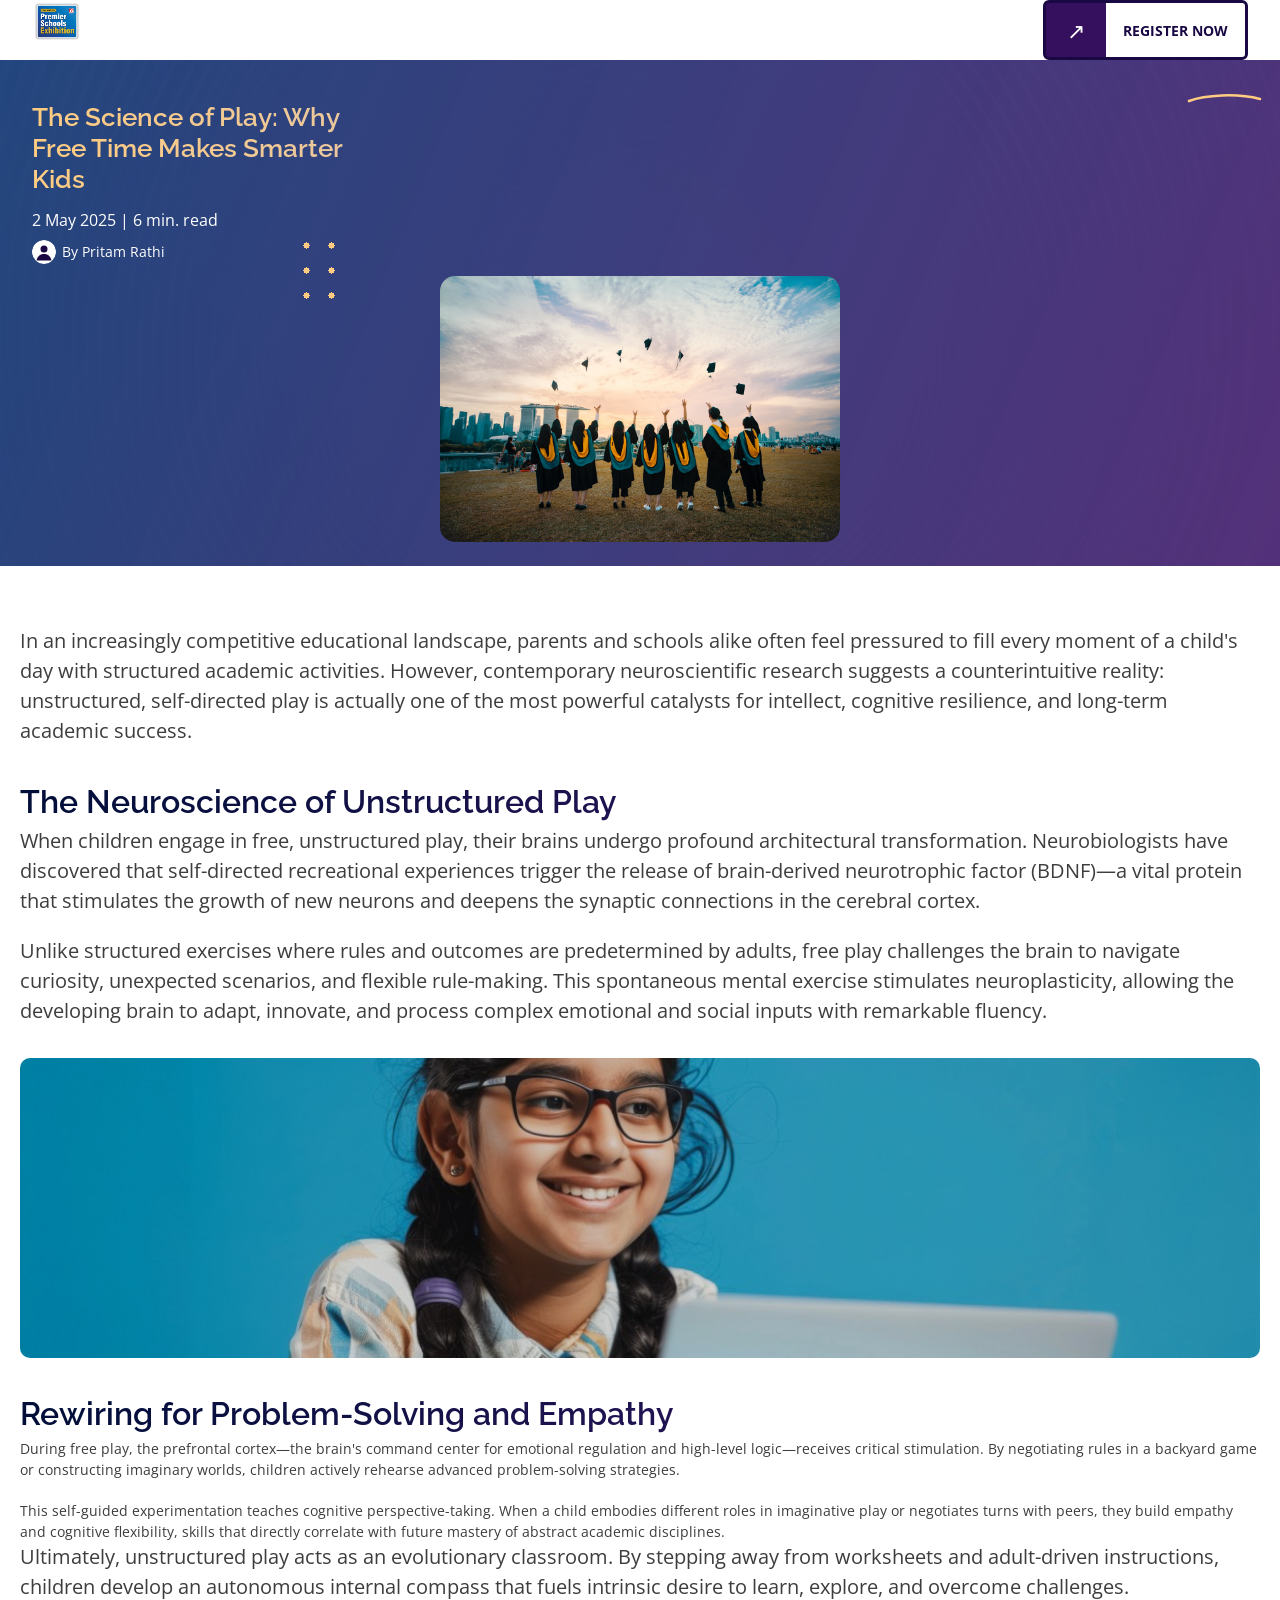
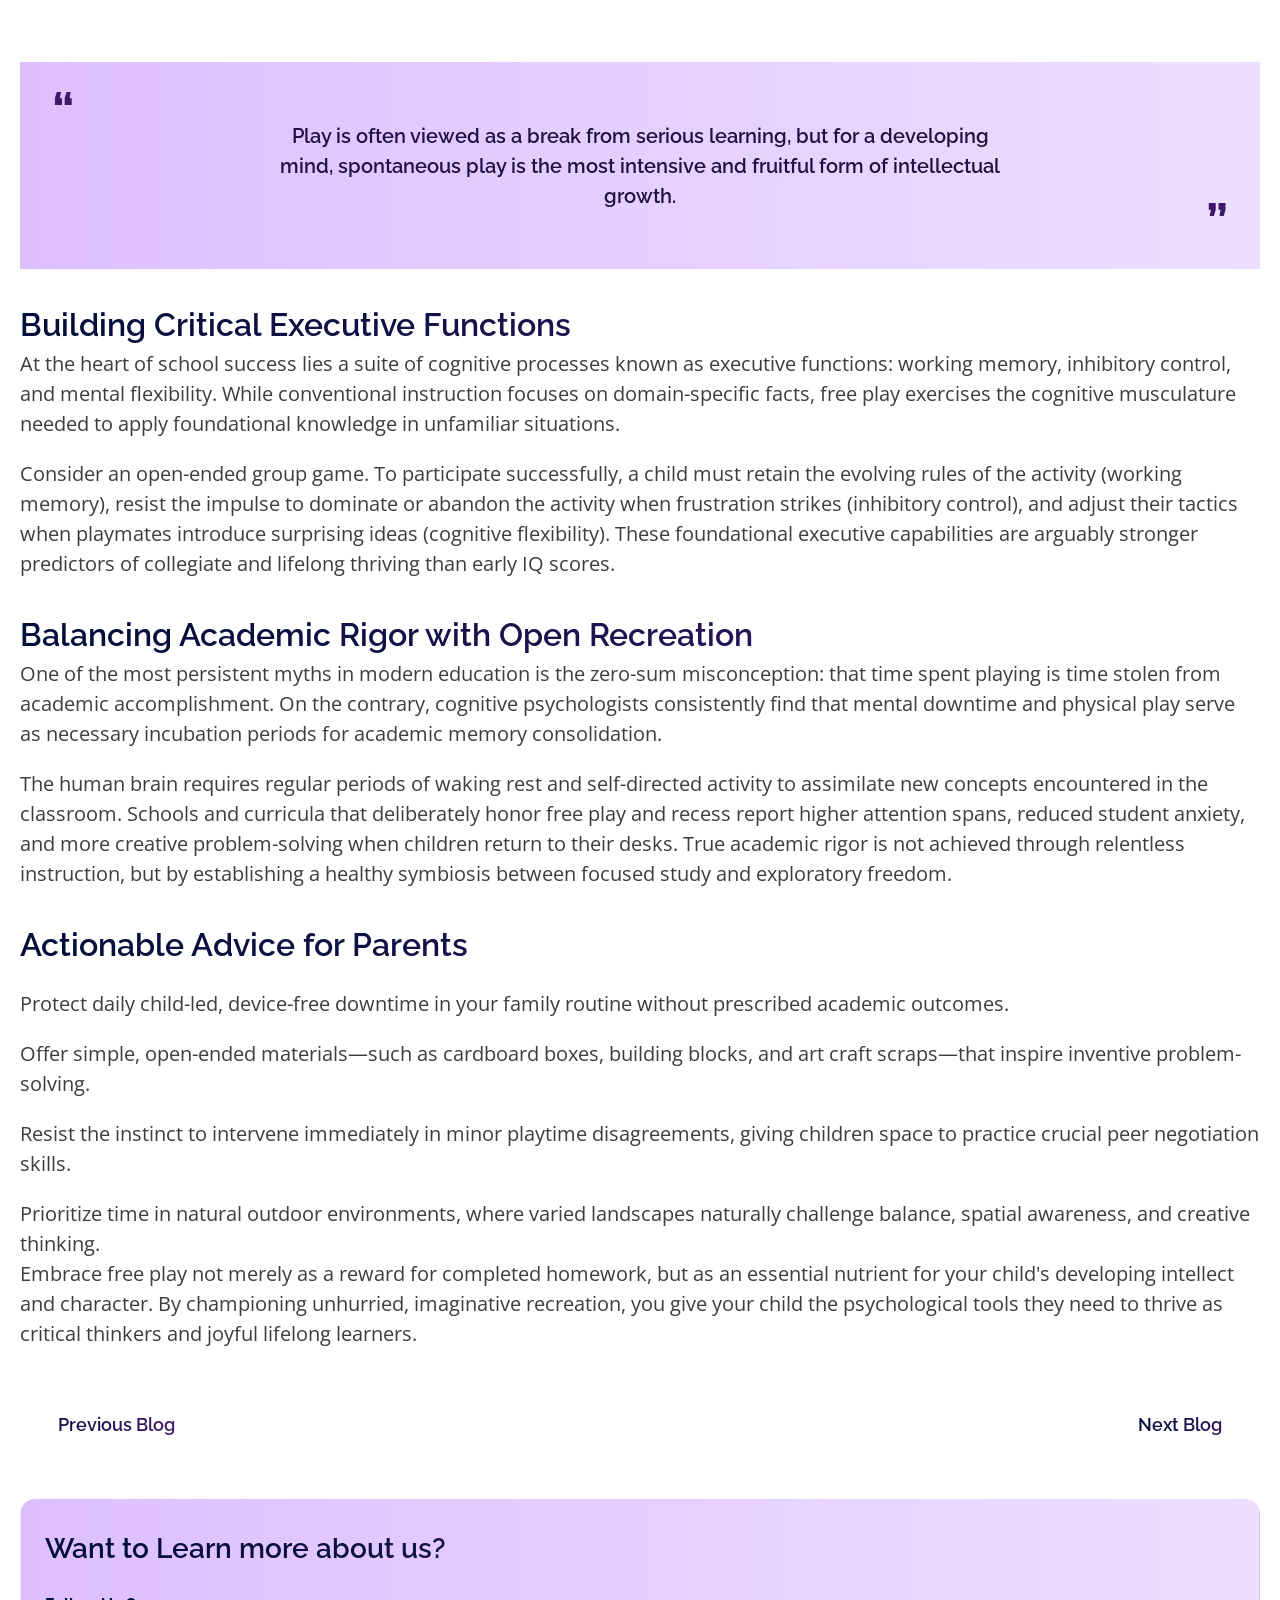
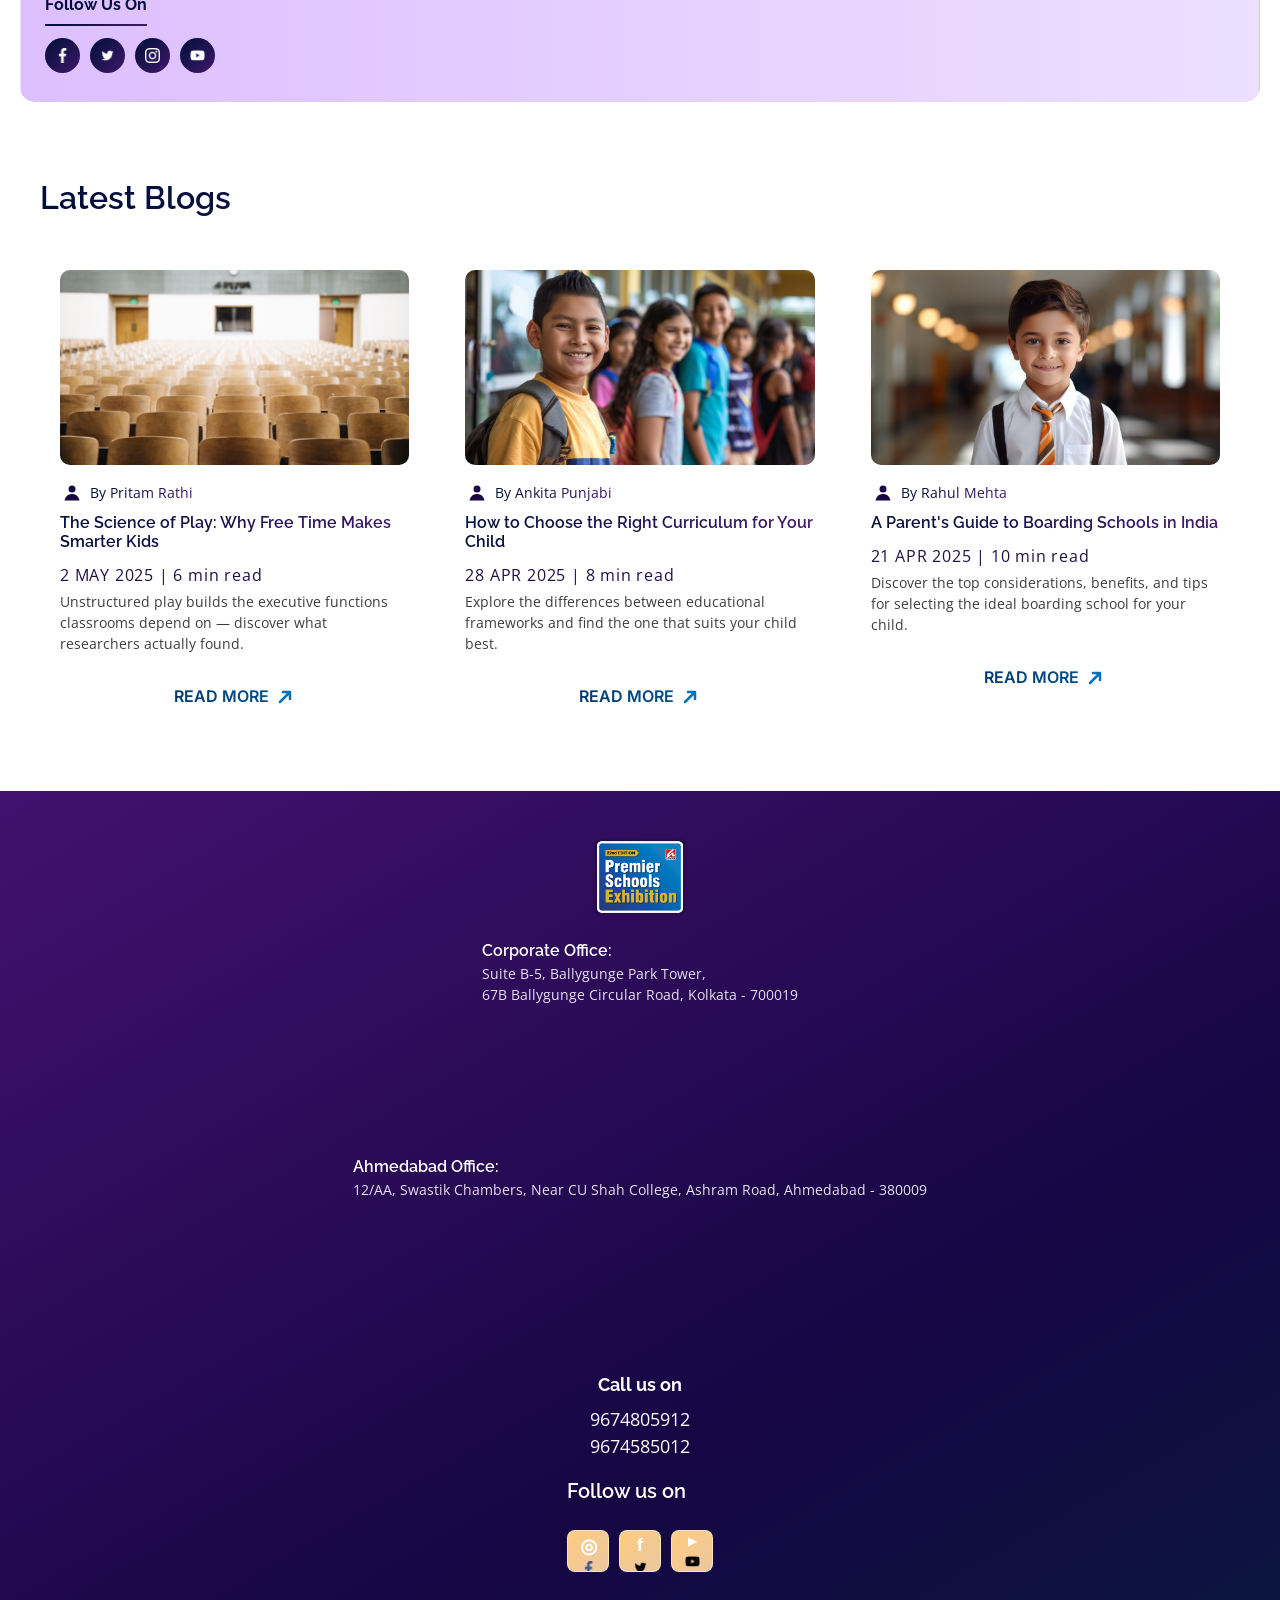
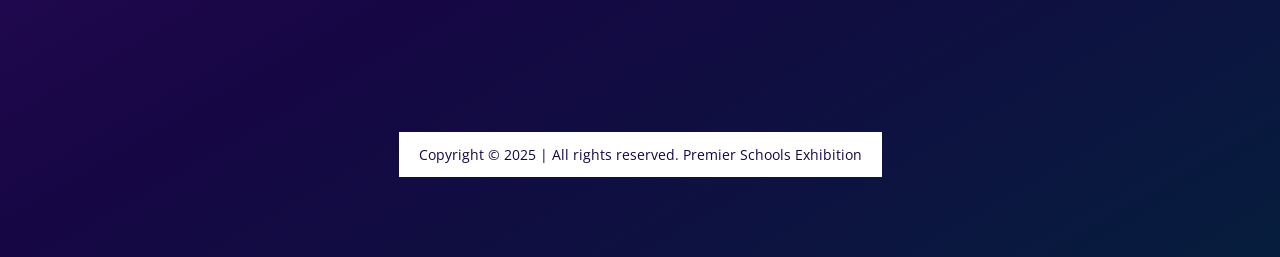
<file: blog/article-science-of-play.html>
<!DOCTYPE html>
<html lang="en" class="no-js">
<head>
  <meta charset="UTF-8">
  <meta name="viewport" content="width=device-width, initial-scale=1.0">
  <title>The Science of Play: Why Free Time Makes Smarter Kids — Premier Schools Exhibition Blog</title>
  <meta name="description" content="Unstructured play builds critical executive functions and cognitive skills in children. Discover the neuroscience of play and why free time makes smarter kids.">
  <script>document.documentElement.classList.remove('no-js');</script>
  <link rel="icon" href="data:image/svg+xml,%3Csvg%20xmlns='http://www.w3.org/2000/svg'%20viewBox='0%200%2032%2032'%3E%3Crect%20width='32'%20height='32'%20rx='6'%20fill='%231d4ed8'/%3E%3Ctext%20x='16'%20y='22'%20font-family='sans-serif'%20font-size='14'%20font-weight='700'%20fill='%23fff'%20text-anchor='middle'%3EPSE%3C/text%3E%3C/svg%3E">
  <link rel="preconnect" href="https://fonts.googleapis.com">
  <link rel="preconnect" href="https://fonts.gstatic.com" crossorigin>
  <link rel="stylesheet" href="https://fonts.googleapis.com/css2?family=Archivo:wght@300;600;700&amp;family=Inter:wght@300;400;600;700&amp;family=Open+Sans:wght@400;600;700&amp;family=Raleway:wght@400;500;600;700&amp;display=swap">
  <link rel="stylesheet" href="../css/base.css">
  <link rel="stylesheet" href="../css/layout.css">
  <link rel="stylesheet" href="../css/components.css">
  <link rel="stylesheet" href="../css/blog.css">
</head>
<body class="page-blog">
  <a class="skip-link" href="#main-content">Skip to main content</a>
  <header class="site-header">
    <div class="site-header__inner">
      <a class="site-header__brand" href="../index.html#hero" aria-label="Premier Schools Exhibition home">
        <img src="../assets/images/brand-pse-22nd-edition-logo.png" alt="Premier Schools Exhibition, 22nd edition" width="390" height="339">
      </a>
      <a class="button site-header__cta" href="../index.html#enquiry-form">Register Now</a>
    </div>
  </header>

  <main id="main-content">
    <section class="blog-banner blog-banner--article" aria-labelledby="article-heading">
      <div class="blog-banner__inner">
        <div class="blog-banner__dots" aria-hidden="true"></div>
        <svg class="blog-banner__swoosh" viewBox="0 0 75 10" aria-hidden="true"><path d="M2 8c16-6 48-8 71-2" fill="none" stroke="#ffcc81" stroke-width="2.5" stroke-linecap="round"></path></svg>
        <div class="blog-banner__content">
          <h1 id="article-heading" class="blog-banner__title gradient-text--peach">The Science of Play: Why Free Time Makes Smarter Kids</h1>
          <p class="blog-banner__meta">2 May 2025 | 6 min. read</p>
          <p class="blog-banner__author"><svg class="blog-card__avatar" viewBox="0 0 24 24" aria-hidden="true"><circle cx="12" cy="12" r="12" fill="#fff"></circle><circle cx="12" cy="9" r="3.5" fill="#190843"></circle><path d="M4.5 20.5c1-4.5 4-6.5 7.5-6.5s6.5 2 7.5 6.5z" fill="#190843"></path></svg>By Pritam Rathi</p>
        </div>
        <img class="blog-banner__hero" src="../assets/blog/blog-featured.jpg" alt="Students engaging in free play" width="400" height="243">
      </div>
    </section>


    <section class="blog-article" aria-label="Blog article">
      <div class="blog-article__body">
        <p>In an increasingly competitive educational landscape, parents and schools alike often feel pressured to fill every moment of a child's day with structured academic activities. However, contemporary neuroscientific research suggests a counterintuitive reality: unstructured, self-directed play is actually one of the most powerful catalysts for intellect, cognitive resilience, and long-term academic success.</p>
        <h2 id="neuroscience-of-play" class="blog-article__heading gradient-text">The Neuroscience of Unstructured Play</h2>
        <p>When children engage in free, unstructured play, their brains undergo profound architectural transformation. Neurobiologists have discovered that self-directed recreational experiences trigger the release of brain-derived neurotrophic factor (BDNF)—a vital protein that stimulates the growth of new neurons and deepens the synaptic connections in the cerebral cortex.</p>
        <p>Unlike structured exercises where rules and outcomes are predetermined by adults, free play challenges the brain to navigate curiosity, unexpected scenarios, and flexible rule-making. This spontaneous mental exercise stimulates neuroplasticity, allowing the developing brain to adapt, innovate, and process complex emotional and social inputs with remarkable fluency.</p>
        <div class="blog-article__split">
          <img class="blog-article__image" src="../assets/blog/blog-article-inline.jpg" alt="Child immersed in exploratory learning and play" width="565" height="600">
          <div>
            <h3 class="blog-article__heading gradient-text">Rewiring for Problem-Solving and Empathy</h3>
            <p>During free play, the prefrontal cortex—the brain's command center for emotional regulation and high-level logic—receives critical stimulation. By negotiating rules in a backyard game or constructing imaginary worlds, children actively rehearse advanced problem-solving strategies.</p>
            <p>This self-guided experimentation teaches cognitive perspective-taking. When a child embodies different roles in imaginative play or negotiates turns with peers, they build empathy and cognitive flexibility, skills that directly correlate with future mastery of abstract academic disciplines.</p>
          </div>
        </div>
        <p>Ultimately, unstructured play acts as an evolutionary classroom. By stepping away from worksheets and adult-driven instructions, children develop an autonomous internal compass that fuels intrinsic desire to learn, explore, and overcome challenges.</p>
        <blockquote class="blog-article__quote">
          <p>Play is often viewed as a break from serious learning, but for a developing mind, spontaneous play is the most intensive and fruitful form of intellectual growth.</p>
        </blockquote>
        <h2 id="executive-function-development" class="blog-article__heading gradient-text">Building Critical Executive Functions</h2>
        <p>At the heart of school success lies a suite of cognitive processes known as executive functions: working memory, inhibitory control, and mental flexibility. While conventional instruction focuses on domain-specific facts, free play exercises the cognitive musculature needed to apply foundational knowledge in unfamiliar situations.</p>
        <p>Consider an open-ended group game. To participate successfully, a child must retain the evolving rules of the activity (working memory), resist the impulse to dominate or abandon the activity when frustration strikes (inhibitory control), and adjust their tactics when playmates introduce surprising ideas (cognitive flexibility). These foundational executive capabilities are arguably stronger predictors of collegiate and lifelong thriving than early IQ scores.</p>
        <h2 id="balancing-academic-rigor" class="blog-article__heading gradient-text">Balancing Academic Rigor with Open Recreation</h2>
        <p>One of the most persistent myths in modern education is the zero-sum misconception: that time spent playing is time stolen from academic accomplishment. On the contrary, cognitive psychologists consistently find that mental downtime and physical play serve as necessary incubation periods for academic memory consolidation.</p>
        <p>The human brain requires regular periods of waking rest and self-directed activity to assimilate new concepts encountered in the classroom. Schools and curricula that deliberately honor free play and recess report higher attention spans, reduced student anxiety, and more creative problem-solving when children return to their desks. True academic rigor is not achieved through relentless instruction, but by establishing a healthy symbiosis between focused study and exploratory freedom.</p>
        <h2 id="actionable-advice-for-parents" class="blog-article__heading gradient-text">Actionable Advice for Parents</h2>
        <ul class="blog-article__bullets">
          <li>Protect daily child-led, device-free downtime in your family routine without prescribed academic outcomes.</li>
          <li>Offer simple, open-ended materials—such as cardboard boxes, building blocks, and art craft scraps—that inspire inventive problem-solving.</li>
          <li>Resist the instinct to intervene immediately in minor playtime disagreements, giving children space to practice crucial peer negotiation skills.</li>
          <li>Prioritize time in natural outdoor environments, where varied landscapes naturally challenge balance, spatial awareness, and creative thinking.</li>
        </ul>
        <p>Embrace free play not merely as a reward for completed homework, but as an essential nutrient for your child's developing intellect and character. By championing unhurried, imaginative recreation, you give your child the psychological tools they need to thrive as critical thinkers and joyful lifelong learners.</p>
        <nav class="blog-article__nav" aria-label="More blog posts">
          <a class="gradient-text" href="article.html"><svg class="icon-chevron" viewBox="0 0 30 30" aria-hidden="true"><path d="M18 8 10 15l8 7" fill="none" stroke="currentColor" stroke-width="2.5" stroke-linecap="round" stroke-linejoin="round"/></svg>Previous Blog</a>
          <a class="gradient-text" href="article.html">Next Blog<svg class="icon-chevron" viewBox="0 0 30 30" aria-hidden="true"><path d="M12 8l8 7-8 7" fill="none" stroke="currentColor" stroke-width="2.5" stroke-linecap="round" stroke-linejoin="round"/></svg></a>
        </nav>
      </div>
      <aside class="blog-article__side">
        <div class="blog-article__contents">
          <h2 class="gradient-text">Contents</h2>
          <ul>
            <li><a class="gradient-text" href="#neuroscience-of-play">The Neuroscience of Unstructured Play</a></li>
            <li><a class="gradient-text" href="#executive-function-development">Building Critical Executive Functions</a></li>
            <li><a class="gradient-text" href="#balancing-academic-rigor">Balancing Academic Rigor with Open Recreation</a></li>
            <li><a class="gradient-text" href="#actionable-advice-for-parents">Actionable Advice for Parents</a></li>
          </ul>
        </div>
        <div class="learn-more">
          <h3 class="learn-more__title gradient-text">Want to Learn more about us?</h3>
          <div class="learn-more__social">
            <span class="learn-more__social__label gradient-text">Follow Us On</span>
            <span class="learn-more__social__divider" aria-hidden="true"></span>
            <div class="learn-more__social__icons">
              <a href="#" aria-label="Premier Schools Exhibition on Facebook"><img src="../assets/blog/blog-social-facebook.png" alt=""></a>
              <a href="#" aria-label="Premier Schools Exhibition on Twitter"><img src="../assets/blog/blog-social-twitter.png" alt=""></a>
              <a href="#" aria-label="Premier Schools Exhibition on LinkedIn"><img src="../assets/blog/blog-social-linkedin.png" alt=""></a>
              <a href="#" aria-label="Premier Schools Exhibition on YouTube"><img src="../assets/blog/blog-social-youtube.png" alt=""></a>
            </div>
          </div>
        </div>
      </aside>
    </section>

    <section class="blog-latest blog-related" id="related" aria-labelledby="related-heading">
      <h2 id="related-heading" class="blog-latest__heading gradient-text">Latest Blogs</h2>
      <div class="blog-latest__row">
        <article class="blog-card">
          <a class="blog-card__image" href="article.html"><img src="../assets/blog/blog-card-8.jpg" alt="Children playing freely during recess" width="360" height="195"></a>
          <p class="blog-card__author"><svg class="blog-card__avatar" viewBox="0 0 24 24" aria-hidden="true"><circle cx="12" cy="12" r="12" fill="#fff"></circle><circle cx="12" cy="9" r="3.5" fill="#190843"></circle><path d="M4.5 20.5c1-4.5 4-6.5 7.5-6.5s6.5 2 7.5 6.5z" fill="#190843"></path></svg><span class="gradient-text">By Pritam Rathi</span></p>
          <h3 class="blog-card__title gradient-text"><a href="article.html">The Science of Play: Why Free Time Makes Smarter Kids</a></h3>
          <p class="blog-card__date">2 MAY 2025 | 6 min read</p>
          <p class="blog-card__excerpt">Unstructured play builds the executive functions classrooms depend on — discover what researchers actually found.</p>
          <a class="blog-card__read-more" href="article.html">READ MORE <svg class="icon-arrow" viewBox="0 0 22 22" aria-hidden="true"><path d="M6 16 16 6M9 6h7v7" stroke="currentColor" stroke-width="2.5" stroke-linecap="round" stroke-linejoin="round"></path></svg></a>
        </article>
        <article class="blog-card">
          <a class="blog-card__image" href="article.html"><img src="../assets/blog/blog-card-3.jpg" alt="Students walking across a boarding school campus" width="360" height="195"></a>
          <p class="blog-card__author"><svg class="blog-card__avatar" viewBox="0 0 24 24" aria-hidden="true"><circle cx="12" cy="12" r="12" fill="#fff"></circle><circle cx="12" cy="9" r="3.5" fill="#190843"></circle><path d="M4.5 20.5c1-4.5 4-6.5 7.5-6.5s6.5 2 7.5 6.5z" fill="#190843"></path></svg><span class="gradient-text">By Ankita Punjabi</span></p>
          <h3 class="blog-card__title gradient-text"><a href="article.html">How to Choose the Right Curriculum for Your Child</a></h3>
          <p class="blog-card__date">28 APR 2025 | 8 min read</p>
          <p class="blog-card__excerpt">Explore the differences between educational frameworks and find the one that suits your child best.</p>
          <a class="blog-card__read-more" href="article.html">READ MORE <svg class="icon-arrow" viewBox="0 0 22 22" aria-hidden="true"><path d="M6 16 16 6M9 6h7v7" stroke="currentColor" stroke-width="2.5" stroke-linecap="round" stroke-linejoin="round"></path></svg></a>
        </article>
        <article class="blog-card">
          <a class="blog-card__image" href="article.html"><img src="../assets/blog/blog-card-2.jpg" alt="A child choosing a curriculum workbook" width="360" height="195"></a>
          <p class="blog-card__author"><svg class="blog-card__avatar" viewBox="0 0 24 24" aria-hidden="true"><circle cx="12" cy="12" r="12" fill="#fff"></circle><circle cx="12" cy="9" r="3.5" fill="#190843"></circle><path d="M4.5 20.5c1-4.5 4-6.5 7.5-6.5s6.5 2 7.5 6.5z" fill="#190843"></path></svg><span class="gradient-text">By Rahul Mehta</span></p>
          <h3 class="blog-card__title gradient-text"><a href="article.html">A Parent's Guide to Boarding Schools in India</a></h3>
          <p class="blog-card__date">21 APR 2025 | 10 min read</p>
          <p class="blog-card__excerpt">Discover the top considerations, benefits, and tips for selecting the ideal boarding school for your child.</p>
          <a class="blog-card__read-more" href="article.html">READ MORE <svg class="icon-arrow" viewBox="0 0 22 22" aria-hidden="true"><path d="M6 16 16 6M9 6h7v7" stroke="currentColor" stroke-width="2.5" stroke-linecap="round" stroke-linejoin="round"></path></svg></a>
        </article>
      </div>
    </section>
  </main>

  <footer class="site-footer">
    <img src="../assets/images/brand-pse-22nd-edition-logo.png" alt="Premier Schools Exhibition" width="390" height="339">
    <address><strong>Corporate Office:</strong><br>Suite B-5, Ballygunge Park Tower,<br>67B Ballygunge Circular Road, Kolkata - 700019</address>
    <address><strong>Ahmedabad Office:</strong><br>12/AA, Swastik Chambers, Near CU Shah College, Ashram Road, Ahmedabad - 380009</address>
    <div class="site-footer__call">
      <strong>Call us on</strong>
      <p>9674805912</p>
      <p>9674585012</p>
    </div>
    <div class="site-footer__social">
      <p>Follow us on</p>
      <p class="visually-hidden" id="social-links-unavailable">Profile URLs were not supplied, so these platform names are not links.</p>
      <ul aria-describedby="social-links-unavailable">
        <li><img src="../assets/blog/blog-social-facebook.png" alt=""><span class="visually-hidden">Facebook</span></li>
        <li><img src="../assets/blog/blog-social-twitter.png" alt=""><span class="visually-hidden">Twitter</span></li>
        <li><img src="../assets/blog/blog-social-youtube.png" alt=""><span class="visually-hidden">YouTube</span></li>
      </ul>
    </div>
    <p class="gradient-text">Copyright © 2025 | All rights reserved. Premier Schools Exhibition</p>
  </footer>
</body>
</html>
</file>
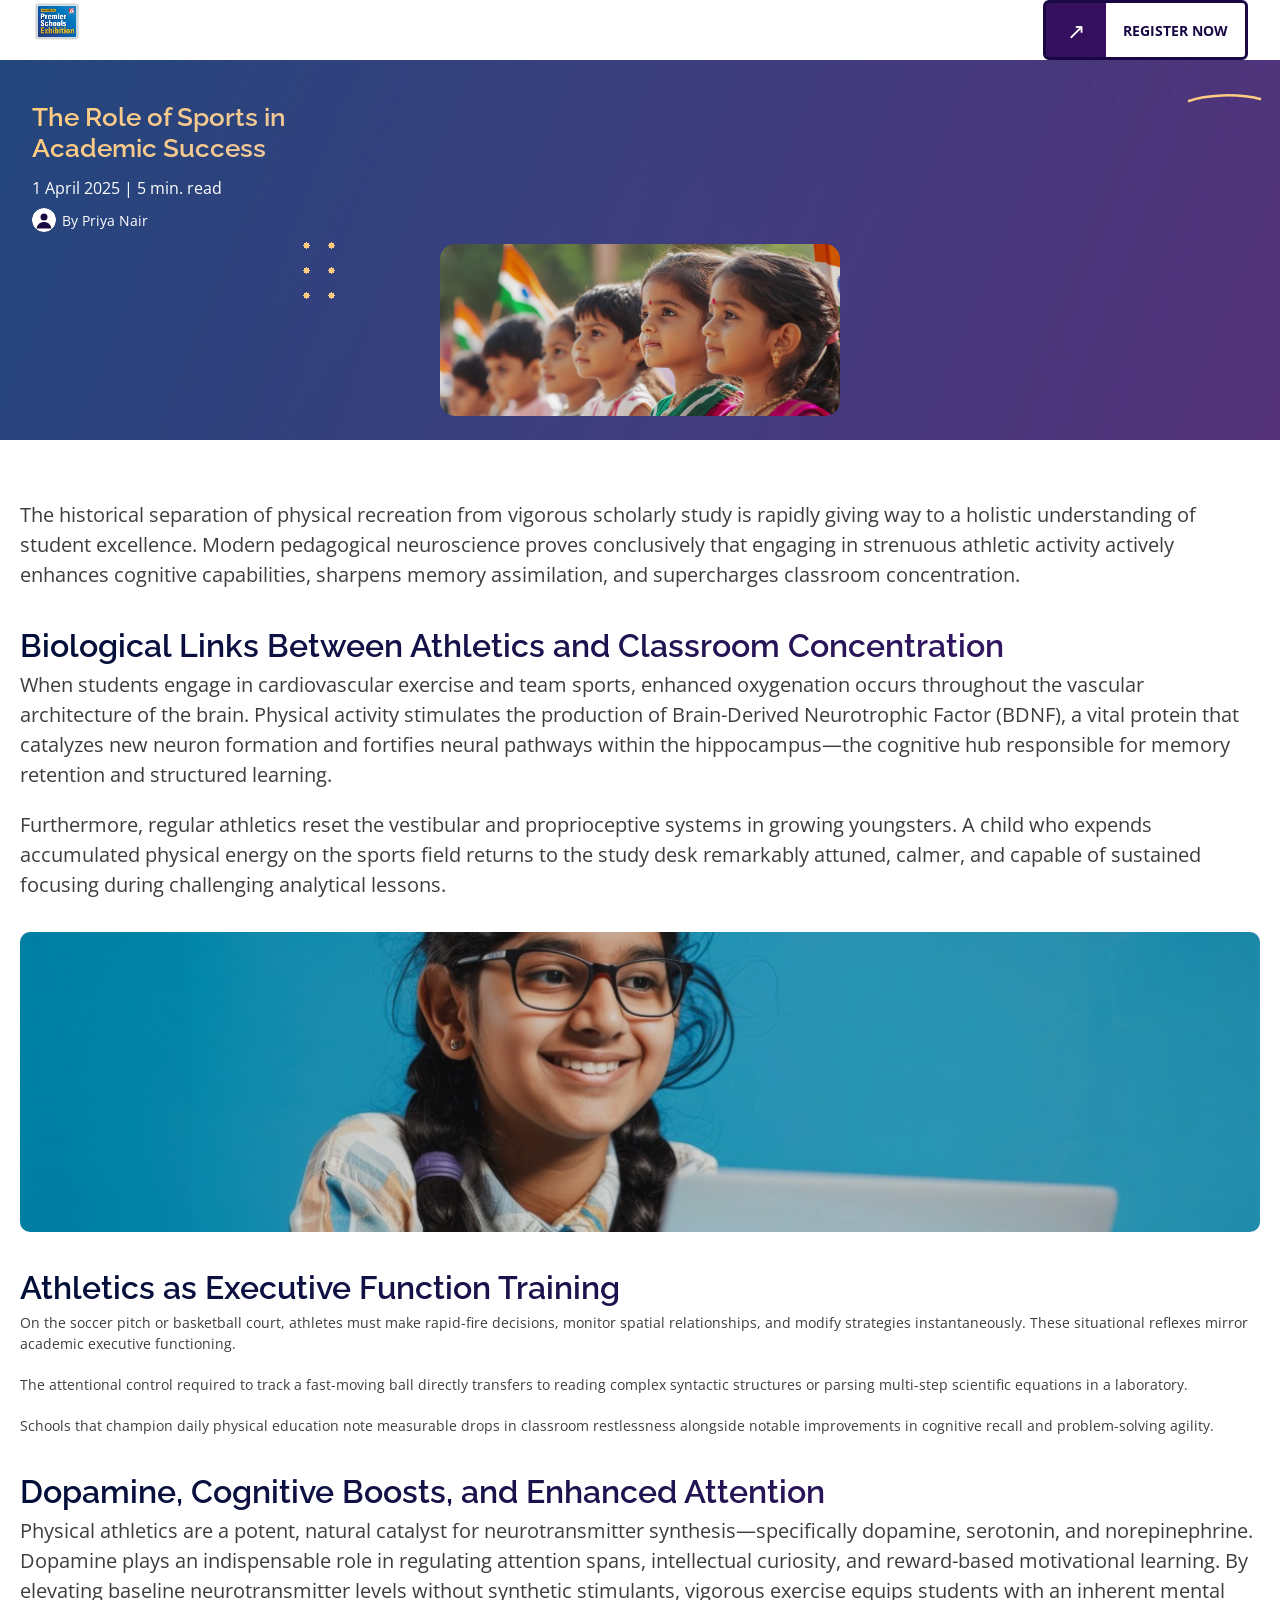
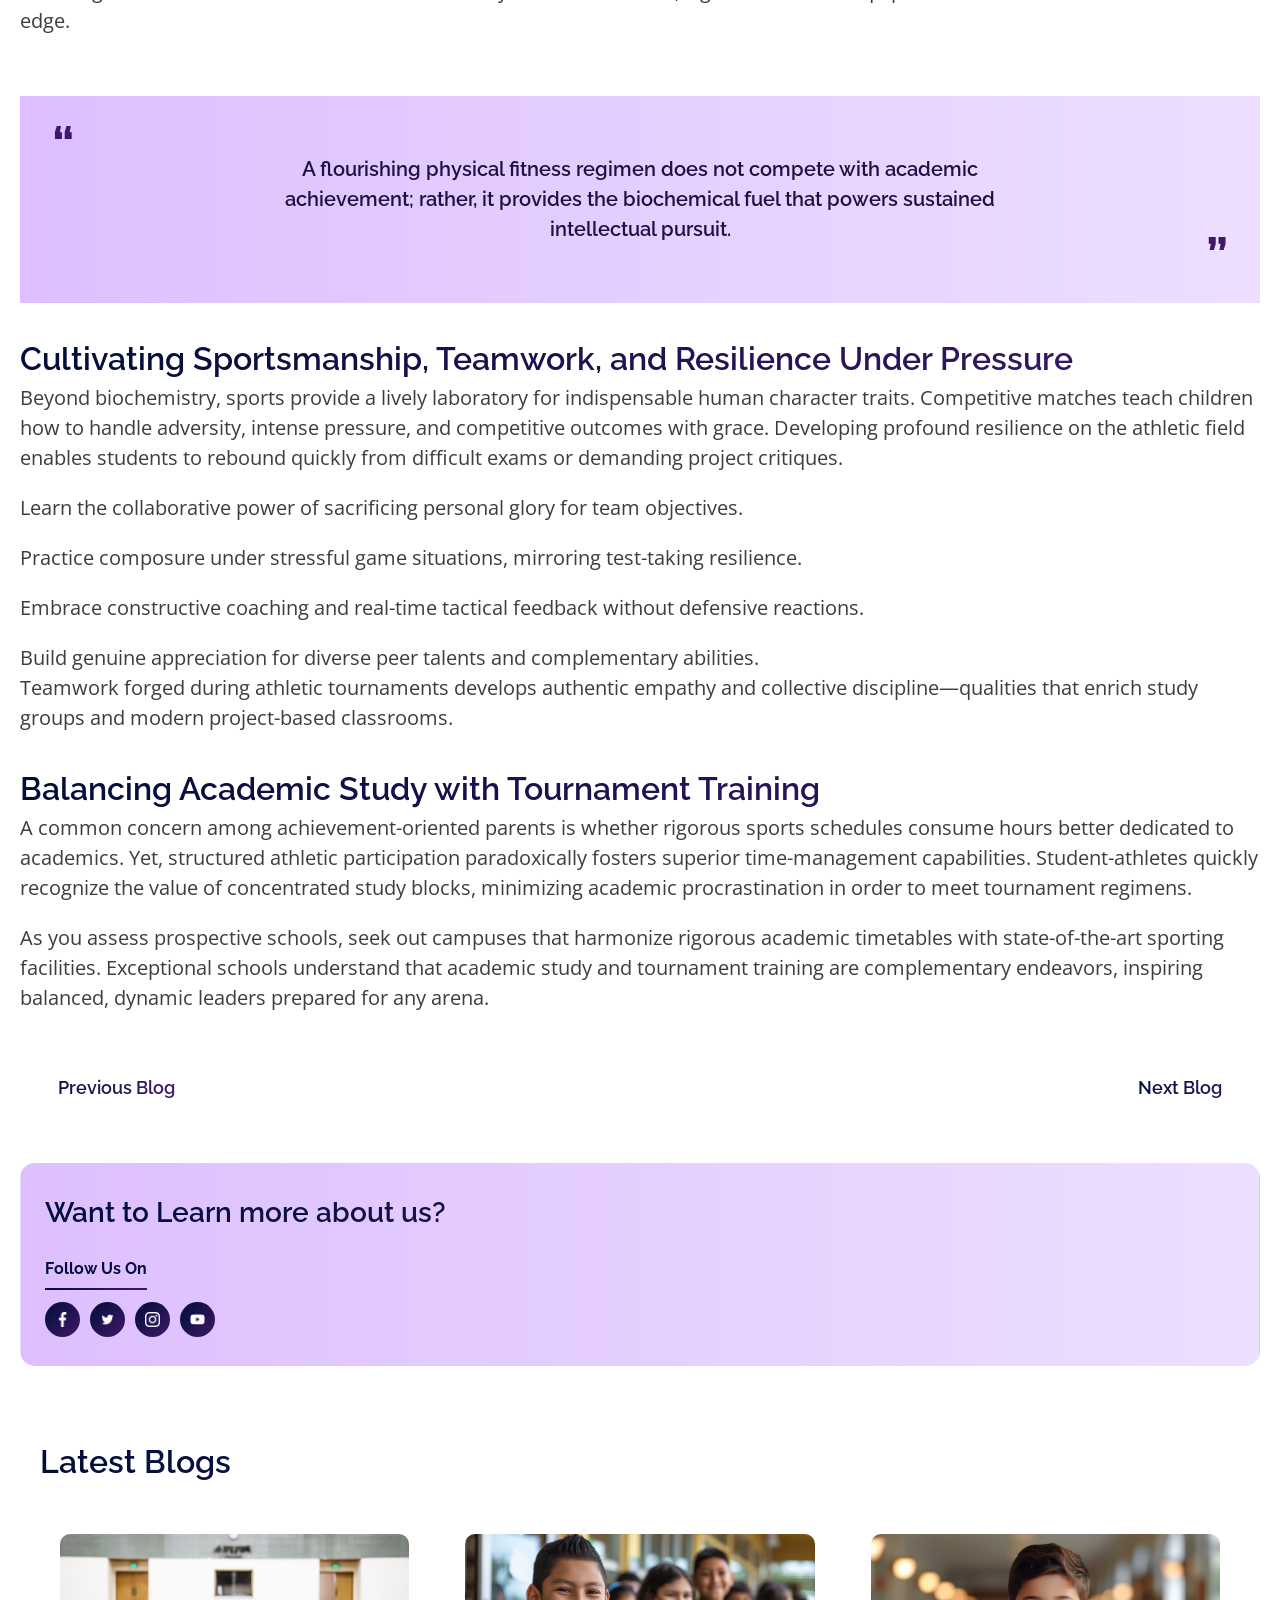
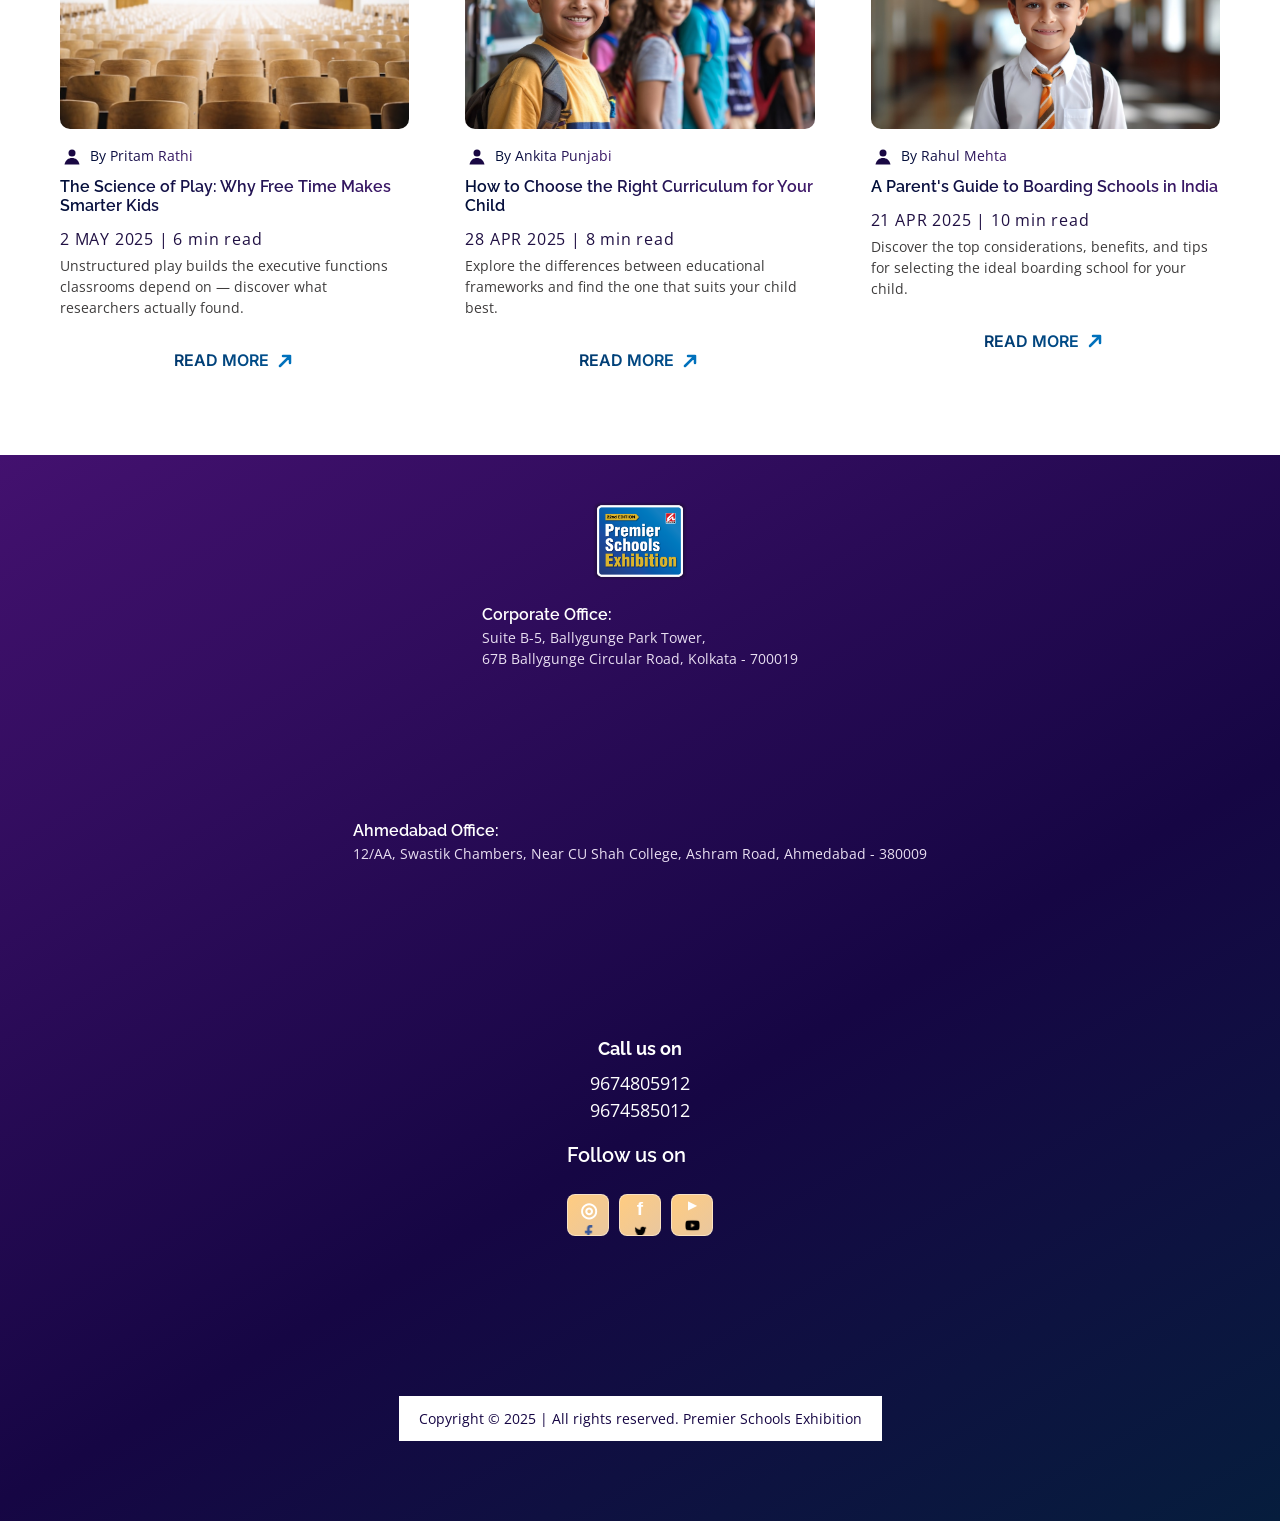
<file: blog/article-sports-success.html>
<!DOCTYPE html>
<html lang="en" class="no-js">
<head>
  <meta charset="UTF-8">
  <meta name="viewport" content="width=device-width, initial-scale=1.0">
  <title>The Role of Sports in Academic Success — Premier Schools Exhibition Blog</title>
  <meta name="description" content="Exploring the biological and psychological links between vigorous physical athletics and enhanced classroom concentration, dopamine focus, and resilience.">
  <script>document.documentElement.classList.remove('no-js');</script>
  <link rel="icon" href="data:image/svg+xml,%3Csvg%20xmlns='http://www.w3.org/2000/svg'%20viewBox='0%200%2032%2032'%3E%3Crect%20width='32'%20height='32'%20rx='6'%20fill='%231d4ed8'/%3E%3Ctext%20x='16'%20y='22'%20font-family='sans-serif'%20font-size='14'%20font-weight='700'%20fill='%23fff'%20text-anchor='middle'%3EPSE%3C/text%3E%3C/svg%3E">
  <link rel="preconnect" href="https://fonts.googleapis.com">
  <link rel="preconnect" href="https://fonts.gstatic.com" crossorigin>
  <link rel="stylesheet" href="https://fonts.googleapis.com/css2?family=Archivo:wght@300;600;700&amp;family=Inter:wght@300;400;600;700&amp;family=Open+Sans:wght@400;600;700&amp;family=Raleway:wght@400;500;600;700&amp;display=swap">
  <link rel="stylesheet" href="../css/base.css">
  <link rel="stylesheet" href="../css/layout.css">
  <link rel="stylesheet" href="../css/components.css">
  <link rel="stylesheet" href="../css/blog.css">
</head>
<body class="page-blog">
  <a class="skip-link" href="#main-content">Skip to main content</a>
  <header class="site-header">
    <div class="site-header__inner">
      <a class="site-header__brand" href="../index.html#hero" aria-label="Premier Schools Exhibition home">
        <img src="../assets/images/brand-pse-22nd-edition-logo.png" alt="Premier Schools Exhibition, 22nd edition" width="390" height="339">
      </a>
      <a class="button site-header__cta" href="../index.html#enquiry-form">Register Now</a>
    </div>
  </header>

  <main id="main-content">
    <section class="blog-banner blog-banner--article" aria-labelledby="article-heading">
      <div class="blog-banner__inner">
        <div class="blog-banner__dots" aria-hidden="true"></div>
        <svg class="blog-banner__swoosh" viewBox="0 0 75 10" aria-hidden="true"><path d="M2 8c16-6 48-8 71-2" fill="none" stroke="#ffcc81" stroke-width="2.5" stroke-linecap="round"></path></svg>
        <div class="blog-banner__content">
          <h1 id="article-heading" class="blog-banner__title gradient-text--peach">The Role of Sports in Academic Success</h1>
          <p class="blog-banner__meta">1 April 2025 | 5 min. read</p>
          <p class="blog-banner__author"><svg class="blog-card__avatar" viewBox="0 0 24 24" aria-hidden="true"><circle cx="12" cy="12" r="12" fill="#fff"></circle><circle cx="12" cy="9" r="3.5" fill="#190843"></circle><path d="M4.5 20.5c1-4.5 4-6.5 7.5-6.5s6.5 2 7.5 6.5z" fill="#190843"></path></svg>By Priya Nair</p>
        </div>
        <img class="blog-banner__hero" src="../assets/blog/blog-card-5.jpg" alt="Active student participating in physical athletics" width="400" height="243">
      </div>
    </section>

    <section class="blog-article" aria-label="Blog article">
      <div class="blog-article__body">
        <p>The historical separation of physical recreation from vigorous scholarly study is rapidly giving way to a holistic understanding of student excellence. Modern pedagogical neuroscience proves conclusively that engaging in strenuous athletic activity actively enhances cognitive capabilities, sharpens memory assimilation, and supercharges classroom concentration.</p>
        
        <h2 id="biological-links-focus" class="blog-article__heading gradient-text">Biological Links Between Athletics and Classroom Concentration</h2>
        <p>When students engage in cardiovascular exercise and team sports, enhanced oxygenation occurs throughout the vascular architecture of the brain. Physical activity stimulates the production of Brain-Derived Neurotrophic Factor (BDNF), a vital protein that catalyzes new neuron formation and fortifies neural pathways within the hippocampus—the cognitive hub responsible for memory retention and structured learning.</p>
        <p>Furthermore, regular athletics reset the vestibular and proprioceptive systems in growing youngsters. A child who expends accumulated physical energy on the sports field returns to the study desk remarkably attuned, calmer, and capable of sustained focusing during challenging analytical lessons.</p>
        
        <div class="blog-article__split">
          <img class="blog-article__image" src="../assets/blog/blog-article-inline.jpg" alt="Young student athletes practicing teamwork on a playing field" width="565" height="600">
          <div>
            <h3 class="blog-article__heading gradient-text">Athletics as Executive Function Training</h3>
            <p>On the soccer pitch or basketball court, athletes must make rapid-fire decisions, monitor spatial relationships, and modify strategies instantaneously. These situational reflexes mirror academic executive functioning.</p>
            <p>The attentional control required to track a fast-moving ball directly transfers to reading complex syntactic structures or parsing multi-step scientific equations in a laboratory.</p>
            <p>Schools that champion daily physical education note measurable drops in classroom restlessness alongside notable improvements in cognitive recall and problem-solving agility.</p>
          </div>
        </div>
        
        <h2 id="dopamine-and-attention" class="blog-article__heading gradient-text">Dopamine, Cognitive Boosts, and Enhanced Attention</h2>
        <p>Physical athletics are a potent, natural catalyst for neurotransmitter synthesis—specifically dopamine, serotonin, and norepinephrine. Dopamine plays an indispensable role in regulating attention spans, intellectual curiosity, and reward-based motivational learning. By elevating baseline neurotransmitter levels without synthetic stimulants, vigorous exercise equips students with an inherent mental edge.</p>
        <blockquote class="blog-article__quote">
          <p>A flourishing physical fitness regimen does not compete with academic achievement; rather, it provides the biochemical fuel that powers sustained intellectual pursuit.</p>
        </blockquote>
        
        <h2 id="sportsmanship-resilience" class="blog-article__heading gradient-text">Cultivating Sportsmanship, Teamwork, and Resilience Under Pressure</h2>
        <p>Beyond biochemistry, sports provide a lively laboratory for indispensable human character traits. Competitive matches teach children how to handle adversity, intense pressure, and competitive outcomes with grace. Developing profound resilience on the athletic field enables students to rebound quickly from difficult exams or demanding project critiques.</p>
        <ul class="blog-article__bullets">
          <li>Learn the collaborative power of sacrificing personal glory for team objectives.</li>
          <li>Practice composure under stressful game situations, mirroring test-taking resilience.</li>
          <li>Embrace constructive coaching and real-time tactical feedback without defensive reactions.</li>
          <li>Build genuine appreciation for diverse peer talents and complementary abilities.</li>
        </ul>
        <p>Teamwork forged during athletic tournaments develops authentic empathy and collective discipline—qualities that enrich study groups and modern project-based classrooms.</p>
        
        <h2 id="balancing-academics-sports" class="blog-article__heading gradient-text">Balancing Academic Study with Tournament Training</h2>
        <p>A common concern among achievement-oriented parents is whether rigorous sports schedules consume hours better dedicated to academics. Yet, structured athletic participation paradoxically fosters superior time-management capabilities. Student-athletes quickly recognize the value of concentrated study blocks, minimizing academic procrastination in order to meet tournament regimens.</p>
        <p>As you assess prospective schools, seek out campuses that harmonize rigorous academic timetables with state-of-the-art sporting facilities. Exceptional schools understand that academic study and tournament training are complementary endeavors, inspiring balanced, dynamic leaders prepared for any arena.</p>
        
        <nav class="blog-article__nav" aria-label="More blog posts">
          <a class="gradient-text" href="article-digital-literacy.html"><svg class="icon-chevron" viewBox="0 0 30 30" aria-hidden="true"><path d="M18 8 10 15l8 7" fill="none" stroke="currentColor" stroke-width="2.5" stroke-linecap="round" stroke-linejoin="round"/></svg>Previous Blog</a>
          <a class="gradient-text" href="article-emotional-intelligence.html">Next Blog<svg class="icon-chevron" viewBox="0 0 30 30" aria-hidden="true"><path d="M12 8l8 7-8 7" fill="none" stroke="currentColor" stroke-width="2.5" stroke-linecap="round" stroke-linejoin="round"/></svg></a>
        </nav>
      </div>
      <aside class="blog-article__side">
        <div class="blog-article__contents">
          <h2 class="gradient-text">Contents</h2>
          <ul>
            <li><a class="gradient-text" href="#biological-links-focus">Biological Links Between Athletics and Classroom Concentration</a></li>
            <li><a class="gradient-text" href="#dopamine-and-attention">Dopamine, Cognitive Boosts, and Enhanced Attention</a></li>
            <li><a class="gradient-text" href="#sportsmanship-resilience">Cultivating Sportsmanship, Teamwork, and Resilience Under Pressure</a></li>
            <li><a class="gradient-text" href="#balancing-academics-sports">Balancing Academic Study with Tournament Training</a></li>
          </ul>
        </div>
        <div class="learn-more">
          <h3 class="learn-more__title gradient-text">Want to Learn more about us?</h3>
          <div class="learn-more__social">
            <span class="learn-more__social__label gradient-text">Follow Us On</span>
            <span class="learn-more__social__divider" aria-hidden="true"></span>
            <div class="learn-more__social__icons">
              <a href="#" aria-label="Premier Schools Exhibition on Facebook"><img src="../assets/blog/blog-social-facebook.png" alt=""></a>
              <a href="#" aria-label="Premier Schools Exhibition on Twitter"><img src="../assets/blog/blog-social-twitter.png" alt=""></a>
              <a href="#" aria-label="Premier Schools Exhibition on LinkedIn"><img src="../assets/blog/blog-social-linkedin.png" alt=""></a>
              <a href="#" aria-label="Premier Schools Exhibition on YouTube"><img src="../assets/blog/blog-social-youtube.png" alt=""></a>
            </div>
          </div>
        </div>
      </aside>
    </section>

    <section class="blog-latest blog-related" id="related" aria-labelledby="related-heading">
      <h2 id="related-heading" class="blog-latest__heading gradient-text">Latest Blogs</h2>
      <div class="blog-latest__row">
        <article class="blog-card">
          <a class="blog-card__image" href="article.html"><img src="../assets/blog/blog-card-8.jpg" alt="Children playing freely during recess" width="360" height="195"></a>
          <p class="blog-card__author"><svg class="blog-card__avatar" viewBox="0 0 24 24" aria-hidden="true"><circle cx="12" cy="12" r="12" fill="#fff"></circle><circle cx="12" cy="9" r="3.5" fill="#190843"></circle><path d="M4.5 20.5c1-4.5 4-6.5 7.5-6.5s6.5 2 7.5 6.5z" fill="#190843"></path></svg><span class="gradient-text">By Pritam Rathi</span></p>
          <h3 class="blog-card__title gradient-text"><a href="article.html">The Science of Play: Why Free Time Makes Smarter Kids</a></h3>
          <p class="blog-card__date">2 MAY 2025 | 6 min read</p>
          <p class="blog-card__excerpt">Unstructured play builds the executive functions classrooms depend on — discover what researchers actually found.</p>
          <a class="blog-card__read-more" href="article.html">READ MORE <svg class="icon-arrow" viewBox="0 0 22 22" aria-hidden="true"><path d="M6 16 16 6M9 6h7v7" stroke="currentColor" stroke-width="2.5" stroke-linecap="round" stroke-linejoin="round"></path></svg></a>
        </article>
        <article class="blog-card">
          <a class="blog-card__image" href="article.html"><img src="../assets/blog/blog-card-3.jpg" alt="Students walking across a boarding school campus" width="360" height="195"></a>
          <p class="blog-card__author"><svg class="blog-card__avatar" viewBox="0 0 24 24" aria-hidden="true"><circle cx="12" cy="12" r="12" fill="#fff"></circle><circle cx="12" cy="9" r="3.5" fill="#190843"></circle><path d="M4.5 20.5c1-4.5 4-6.5 7.5-6.5s6.5 2 7.5 6.5z" fill="#190843"></path></svg><span class="gradient-text">By Ankita Punjabi</span></p>
          <h3 class="blog-card__title gradient-text"><a href="article.html">How to Choose the Right Curriculum for Your Child</a></h3>
          <p class="blog-card__date">28 APR 2025 | 8 min read</p>
          <p class="blog-card__excerpt">Explore the differences between educational frameworks and find the one that suits your child best.</p>
          <a class="blog-card__read-more" href="article.html">READ MORE <svg class="icon-arrow" viewBox="0 0 22 22" aria-hidden="true"><path d="M6 16 16 6M9 6h7v7" stroke="currentColor" stroke-width="2.5" stroke-linecap="round" stroke-linejoin="round"></path></svg></a>
        </article>
        <article class="blog-card">
          <a class="blog-card__image" href="article.html"><img src="../assets/blog/blog-card-2.jpg" alt="A child choosing a curriculum workbook" width="360" height="195"></a>
          <p class="blog-card__author"><svg class="blog-card__avatar" viewBox="0 0 24 24" aria-hidden="true"><circle cx="12" cy="12" r="12" fill="#fff"></circle><circle cx="12" cy="9" r="3.5" fill="#190843"></circle><path d="M4.5 20.5c1-4.5 4-6.5 7.5-6.5s6.5 2 7.5 6.5z" fill="#190843"></path></svg><span class="gradient-text">By Rahul Mehta</span></p>
          <h3 class="blog-card__title gradient-text"><a href="article.html">A Parent's Guide to Boarding Schools in India</a></h3>
          <p class="blog-card__date">21 APR 2025 | 10 min read</p>
          <p class="blog-card__excerpt">Discover the top considerations, benefits, and tips for selecting the ideal boarding school for your child.</p>
          <a class="blog-card__read-more" href="article.html">READ MORE <svg class="icon-arrow" viewBox="0 0 22 22" aria-hidden="true"><path d="M6 16 16 6M9 6h7v7" stroke="currentColor" stroke-width="2.5" stroke-linecap="round" stroke-linejoin="round"></path></svg></a>
        </article>
      </div>
    </section>
  </main>

  <footer class="site-footer">
    <img src="../assets/images/brand-pse-22nd-edition-logo.png" alt="Premier Schools Exhibition" width="390" height="339">
    <address><strong>Corporate Office:</strong><br>Suite B-5, Ballygunge Park Tower,<br>67B Ballygunge Circular Road, Kolkata - 700019</address>
    <address><strong>Ahmedabad Office:</strong><br>12/AA, Swastik Chambers, Near CU Shah College, Ashram Road, Ahmedabad - 380009</address>
    <div class="site-footer__call">
      <strong>Call us on</strong>
      <p>9674805912</p>
      <p>9674585012</p>
    </div>
    <div class="site-footer__social">
      <p>Follow us on</p>
      <p class="visually-hidden" id="social-links-unavailable">Profile URLs were not supplied, so these platform names are not links.</p>
      <ul aria-describedby="social-links-unavailable">
        <li><img src="../assets/blog/blog-social-facebook.png" alt=""><span class="visually-hidden">Facebook</span></li>
        <li><img src="../assets/blog/blog-social-twitter.png" alt=""><span class="visually-hidden">Twitter</span></li>
        <li><img src="../assets/blog/blog-social-youtube.png" alt=""><span class="visually-hidden">YouTube</span></li>
      </ul>
    </div>
    <p class="gradient-text">Copyright © 2025 | All rights reserved. Premier Schools Exhibition</p>
  </footer>
</body>
</html>
</file>
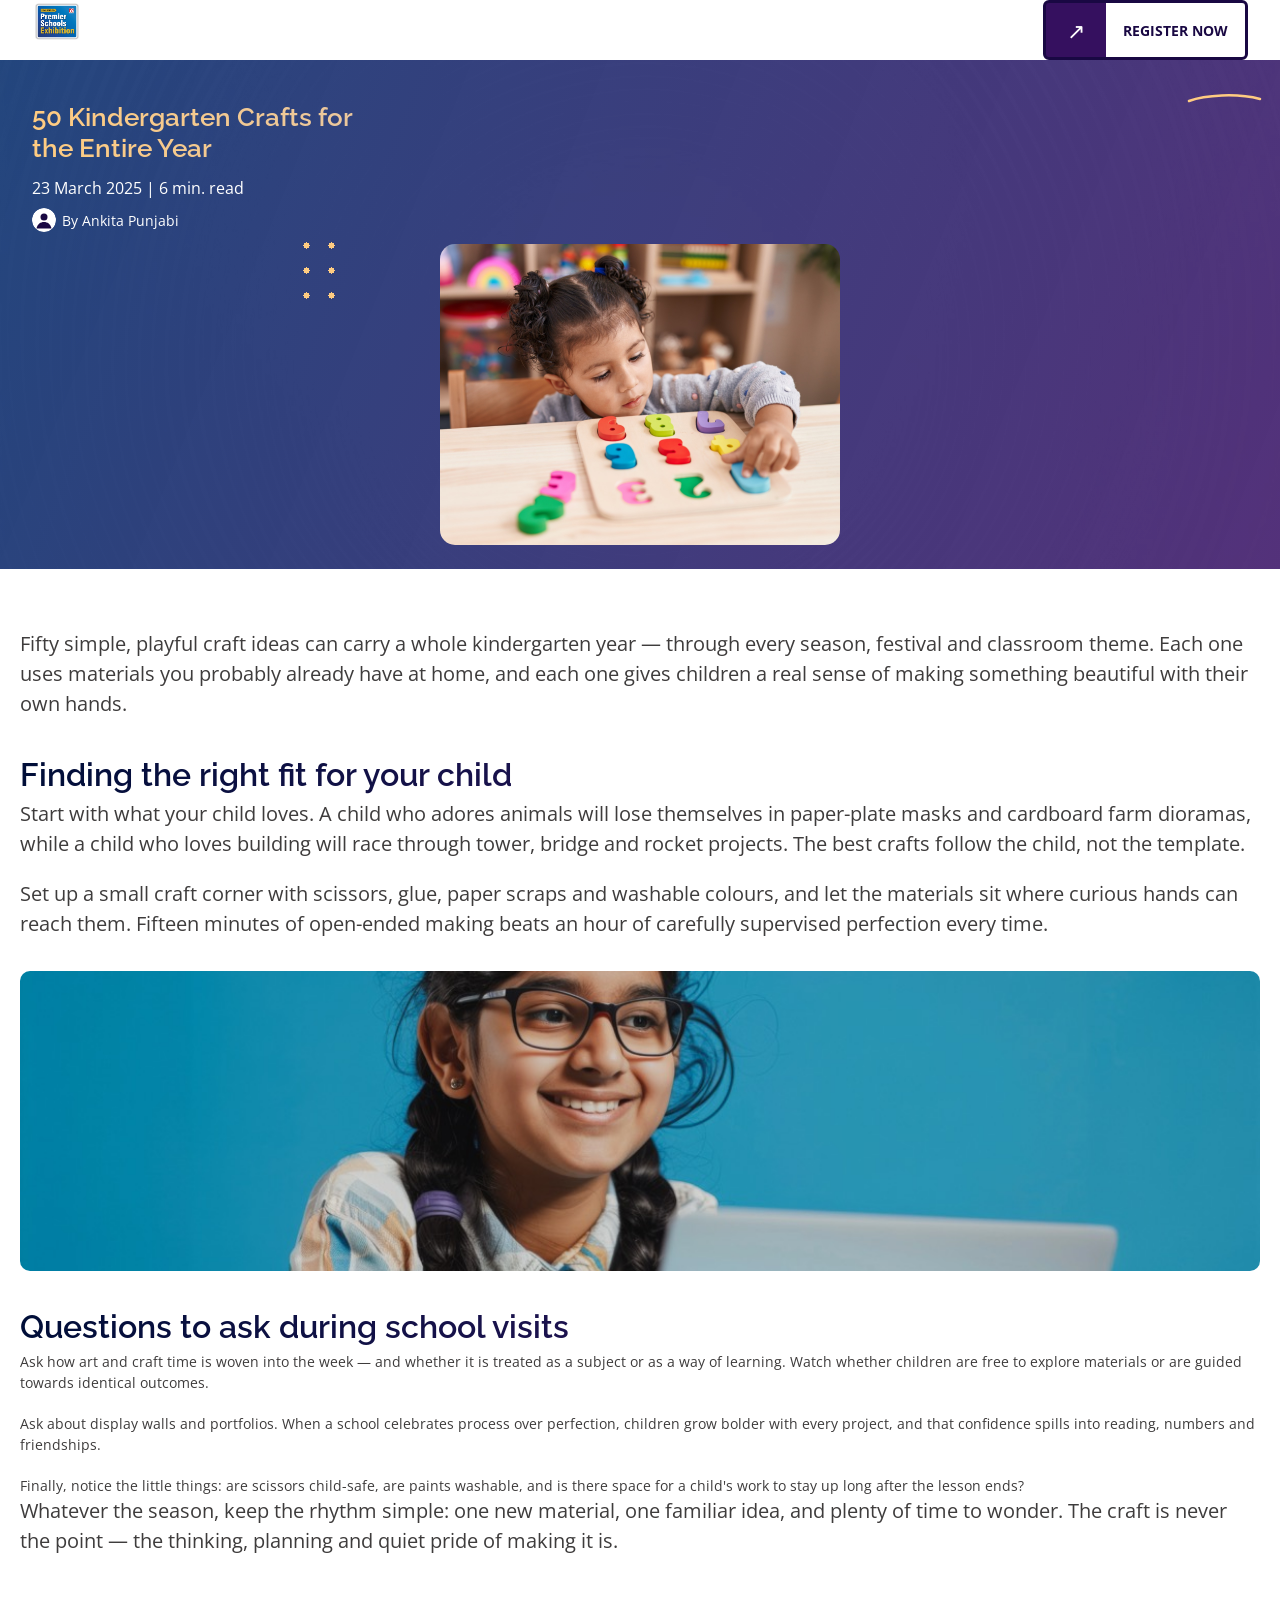
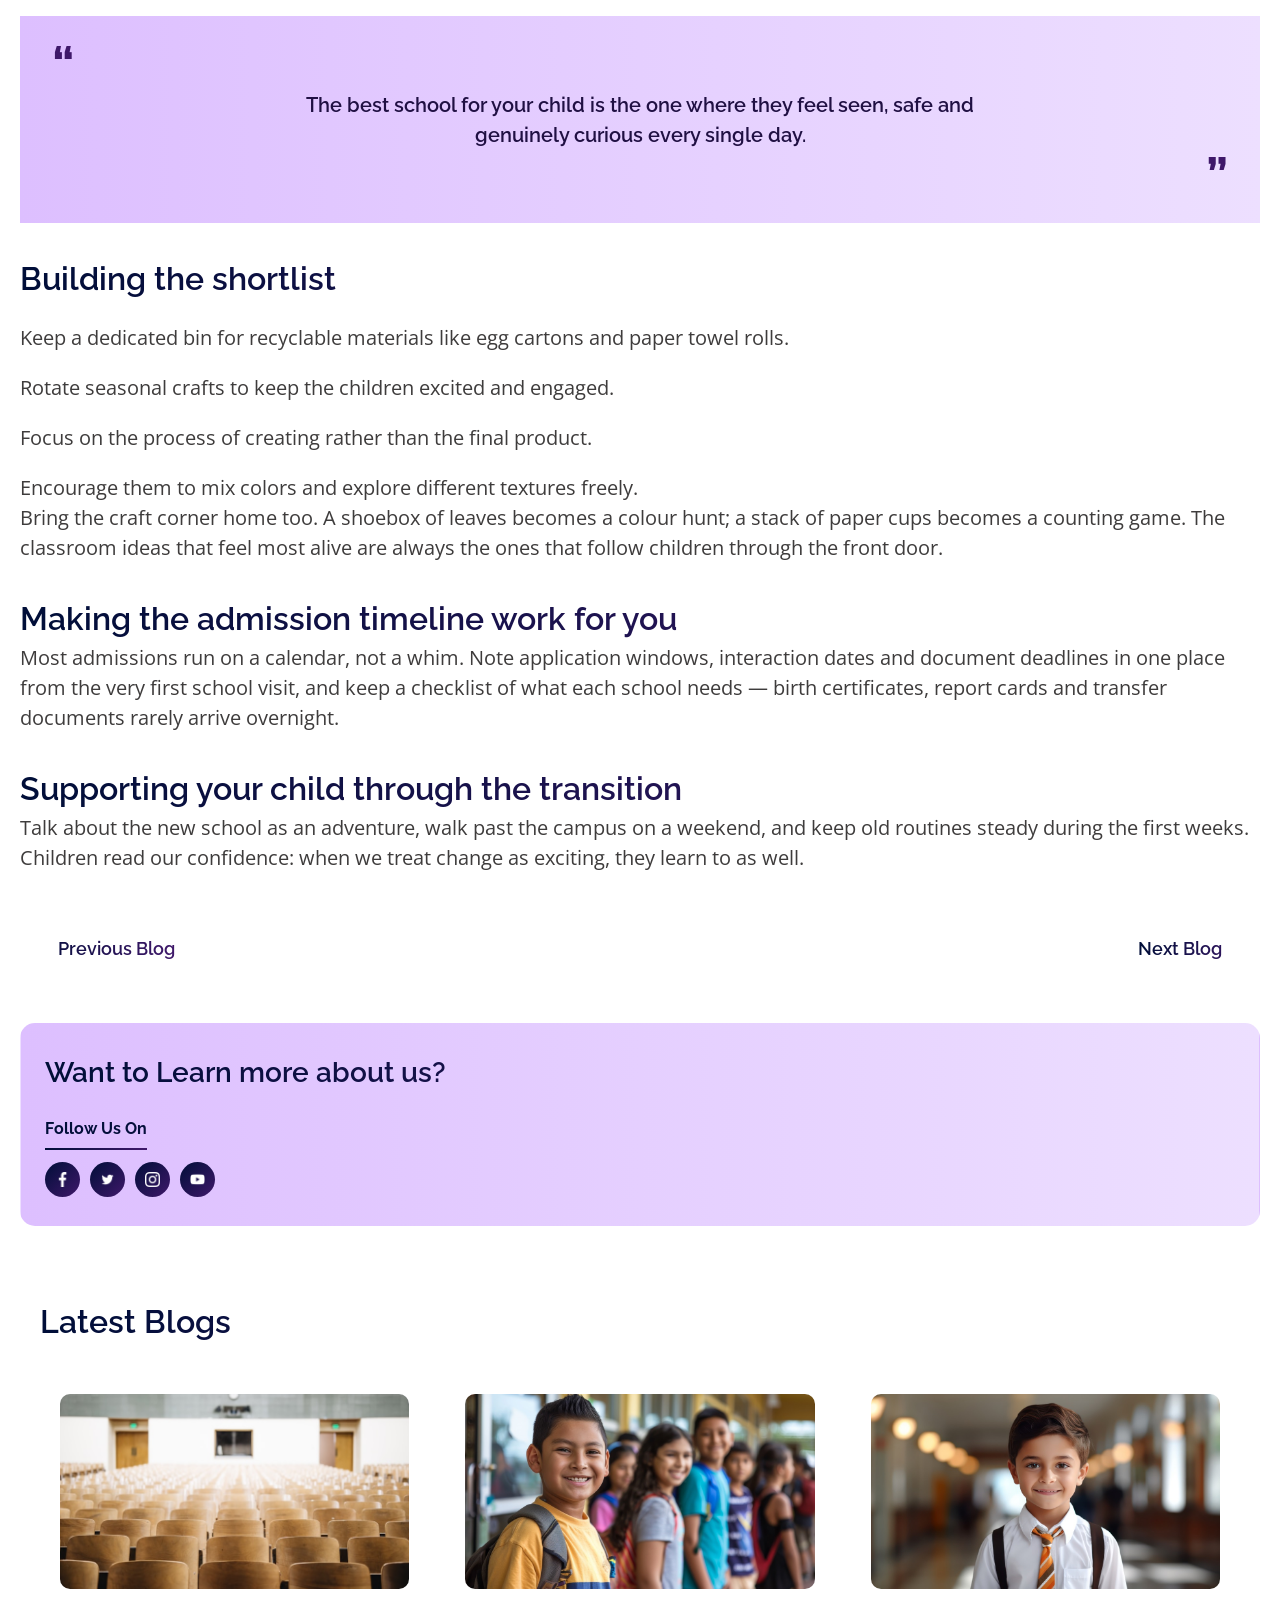
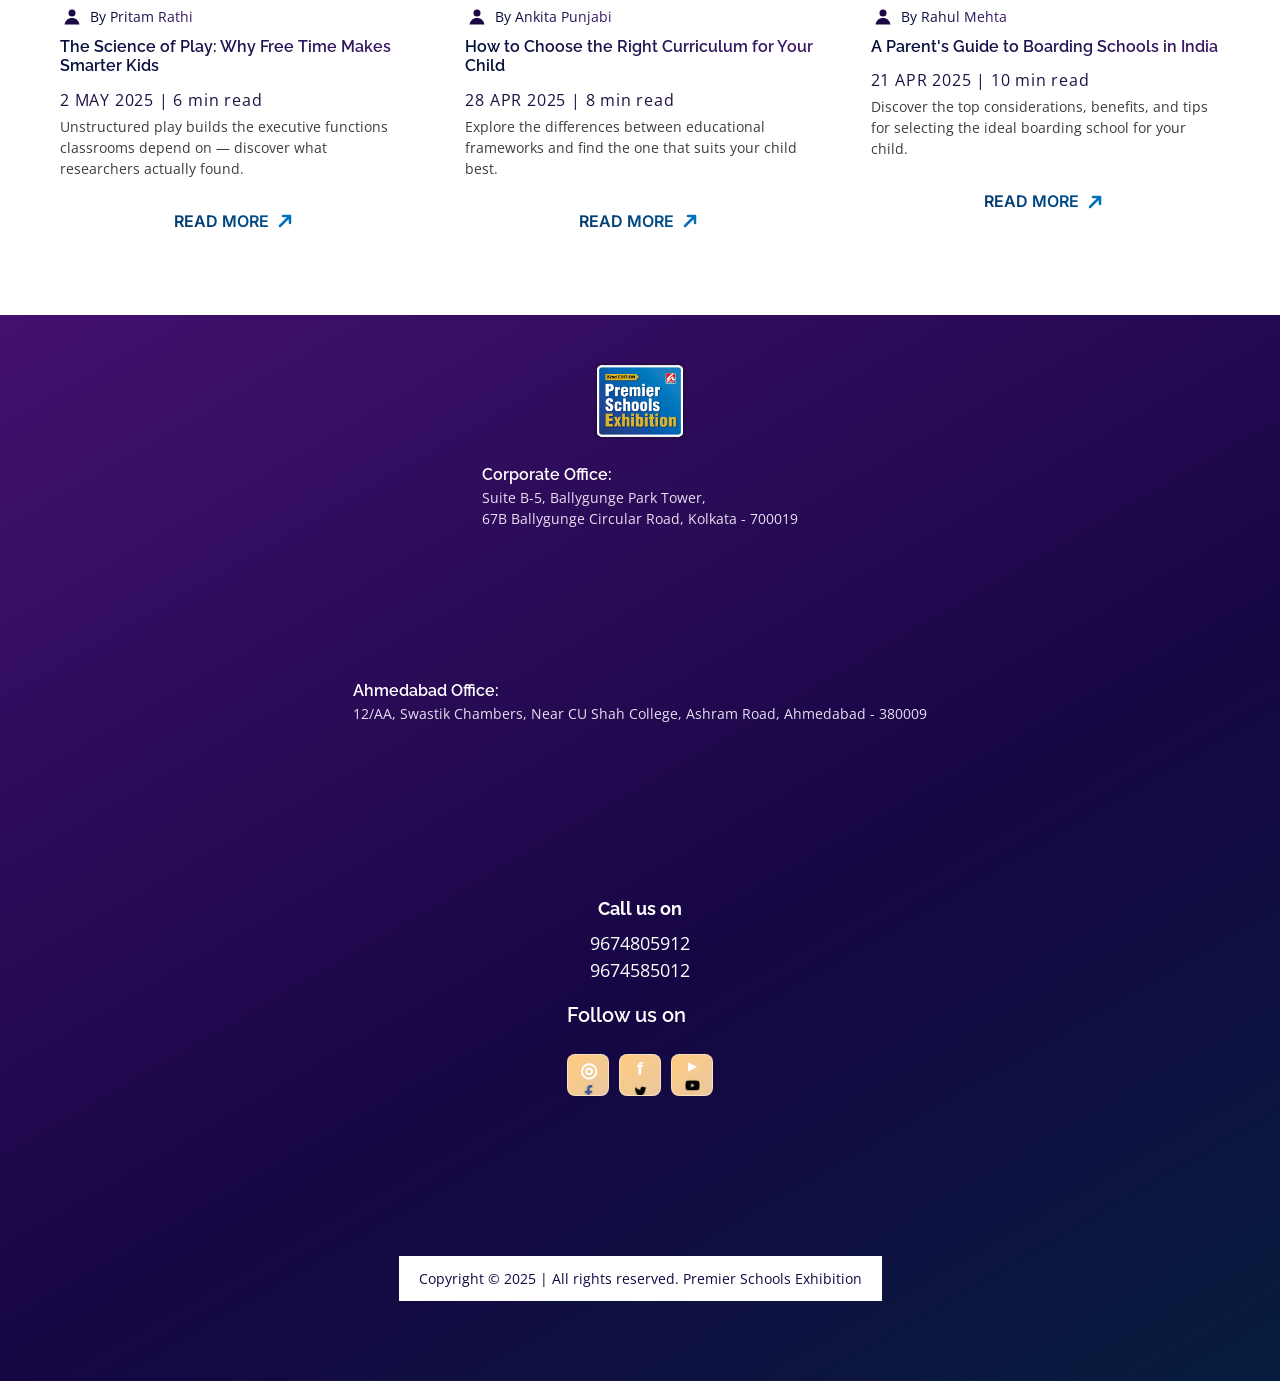
<file: blog/article.html>
<!DOCTYPE html>
<html lang="en" class="no-js">
<head>
  <meta charset="UTF-8">
  <meta name="viewport" content="width=device-width, initial-scale=1.0">
  <title>50 Kindergarten Crafts for the Entire Year — Premier Schools Exhibition Blog</title>
  <meta name="description" content="Simple, playful craft ideas that keep little hands busy through every season — from paper snowflakes to flower collages.">
  <script>document.documentElement.classList.remove('no-js');</script>
  <link rel="icon" href="data:image/svg+xml,%3Csvg%20xmlns='http://www.w3.org/2000/svg'%20viewBox='0%200%2032%2032'%3E%3Crect%20width='32'%20height='32'%20rx='6'%20fill='%231d4ed8'/%3E%3Ctext%20x='16'%20y='22'%20font-family='sans-serif'%20font-size='14'%20font-weight='700'%20fill='%23fff'%20text-anchor='middle'%3EPSE%3C/text%3E%3C/svg%3E">
  <link rel="preconnect" href="https://fonts.googleapis.com">
  <link rel="preconnect" href="https://fonts.gstatic.com" crossorigin>
  <link rel="stylesheet" href="https://fonts.googleapis.com/css2?family=Archivo:wght@300;600;700&amp;family=Inter:wght@300;400;600;700&amp;family=Open+Sans:wght@400;600;700&amp;family=Raleway:wght@400;500;600;700&amp;display=swap">
  <link rel="stylesheet" href="../css/base.css">
  <link rel="stylesheet" href="../css/layout.css">
  <link rel="stylesheet" href="../css/components.css">
  <link rel="stylesheet" href="../css/blog.css">
</head>
<body class="page-blog">
  <a class="skip-link" href="#main-content">Skip to main content</a>
  <header class="site-header">
    <div class="site-header__inner">
      <a class="site-header__brand" href="../index.html#hero" aria-label="Premier Schools Exhibition home">
        <img src="../assets/images/brand-pse-22nd-edition-logo.png" alt="Premier Schools Exhibition, 22nd edition" width="390" height="339">
      </a>
      <a class="button site-header__cta" href="../index.html#enquiry-form">Register Now</a>
    </div>
  </header>

  <main id="main-content">
    <section class="blog-banner blog-banner--article" aria-labelledby="article-heading">
      <div class="blog-banner__inner">
        <div class="blog-banner__dots" aria-hidden="true"></div>
        <svg class="blog-banner__swoosh" viewBox="0 0 75 10" aria-hidden="true"><path d="M2 8c16-6 48-8 71-2" fill="none" stroke="#ffcc81" stroke-width="2.5" stroke-linecap="round"></path></svg>
        <div class="blog-banner__content">
          <h1 id="article-heading" class="blog-banner__title gradient-text--peach">50 Kindergarten Crafts for the Entire Year</h1>
          <p class="blog-banner__meta">23 March 2025 | 6 min. read</p>
          <p class="blog-banner__author"><svg class="blog-card__avatar" viewBox="0 0 24 24" aria-hidden="true"><circle cx="12" cy="12" r="12" fill="#fff"></circle><circle cx="12" cy="9" r="3.5" fill="#190843"></circle><path d="M4.5 20.5c1-4.5 4-6.5 7.5-6.5s6.5 2 7.5 6.5z" fill="#190843"></path></svg>By Ankita Punjabi</p>
        </div>
        <img class="blog-banner__hero" src="../assets/blog/blog-article-hero.jpg" alt="Children painting and crafting together in a classroom" width="400" height="243">
      </div>
    </section>


    <section class="blog-article" aria-label="Blog article">
      <div class="blog-article__body">
        <p>Fifty simple, playful craft ideas can carry a whole kindergarten year — through every season, festival and classroom theme. Each one uses materials you probably already have at home, and each one gives children a real sense of making something beautiful with their own hands.</p>
        <h2 id="finding-the-right-fit" class="blog-article__heading gradient-text">Finding the right fit for your child</h2>
        <p>Start with what your child loves. A child who adores animals will lose themselves in paper-plate masks and cardboard farm dioramas, while a child who loves building will race through tower, bridge and rocket projects. The best crafts follow the child, not the template.</p>
        <p>Set up a small craft corner with scissors, glue, paper scraps and washable colours, and let the materials sit where curious hands can reach them. Fifteen minutes of open-ended making beats an hour of carefully supervised perfection every time.</p>
        <div class="blog-article__split">
          <img class="blog-article__image" src="../assets/blog/blog-article-inline.jpg" alt="" width="565" height="600">
          <div>
            <h3 class="blog-article__heading gradient-text">Questions to ask during school visits</h3>
            <p>Ask how art and craft time is woven into the week — and whether it is treated as a subject or as a way of learning. Watch whether children are free to explore materials or are guided towards identical outcomes.</p>
            <p>Ask about display walls and portfolios. When a school celebrates process over perfection, children grow bolder with every project, and that confidence spills into reading, numbers and friendships.</p>
            <p>Finally, notice the little things: are scissors child-safe, are paints washable, and is there space for a child's work to stay up long after the lesson ends?</p>
          </div>
        </div>
        <p>Whatever the season, keep the rhythm simple: one new material, one familiar idea, and plenty of time to wonder. The craft is never the point — the thinking, planning and quiet pride of making it is.</p>
        <blockquote class="blog-article__quote">
          <p>The best school for your child is the one where they feel seen, safe and genuinely curious every single day.</p>
        </blockquote>
        <h2 id="building-the-shortlist" class="blog-article__heading gradient-text">Building the shortlist</h2>
        <ul class="blog-article__bullets">
          <li>Keep a dedicated bin for recyclable materials like egg cartons and paper towel rolls.</li>
          <li>Rotate seasonal crafts to keep the children excited and engaged.</li>
          <li>Focus on the process of creating rather than the final product.</li>
          <li>Encourage them to mix colors and explore different textures freely.</li>
        </ul>
        <p>Bring the craft corner home too. A shoebox of leaves becomes a colour hunt; a stack of paper cups becomes a counting game. The classroom ideas that feel most alive are always the ones that follow children through the front door.</p>
        <h2 id="making-the-timeline" class="blog-article__heading gradient-text">Making the admission timeline work for you</h2>
        <p>Most admissions run on a calendar, not a whim. Note application windows, interaction dates and document deadlines in one place from the very first school visit, and keep a checklist of what each school needs — birth certificates, report cards and transfer documents rarely arrive overnight.</p>
        <h2 id="supporting-the-transition" class="blog-article__heading gradient-text">Supporting your child through the transition</h2>
        <p>Talk about the new school as an adventure, walk past the campus on a weekend, and keep old routines steady during the first weeks. Children read our confidence: when we treat change as exciting, they learn to as well.</p>
        <nav class="blog-article__nav" aria-label="More blog posts">
          <a class="gradient-text" href="article.html"><svg class="icon-chevron" viewBox="0 0 30 30" aria-hidden="true"><path d="M18 8 10 15l8 7" fill="none" stroke="currentColor" stroke-width="2.5" stroke-linecap="round" stroke-linejoin="round"/></svg>Previous Blog</a>
          <a class="gradient-text" href="article.html">Next Blog<svg class="icon-chevron" viewBox="0 0 30 30" aria-hidden="true"><path d="M12 8l8 7-8 7" fill="none" stroke="currentColor" stroke-width="2.5" stroke-linecap="round" stroke-linejoin="round"/></svg></a>
        </nav>
      </div>
      <aside class="blog-article__side">
        <div class="blog-article__contents">
          <h2 class="gradient-text">Contents</h2>
          <ul>
            <li><a class="gradient-text" href="#finding-the-right-fit">Finding the right fit for your child</a></li>
            <li><a class="gradient-text" href="#building-the-shortlist">Building the shortlist</a></li>
            <li><a class="gradient-text" href="#making-the-timeline">Making the admission timeline work for you</a></li>
            <li><a class="gradient-text" href="#supporting-the-transition">Supporting your child through the transition</a></li>
          </ul>
        </div>
        <div class="learn-more">
          <h3 class="learn-more__title gradient-text">Want to Learn more about us?</h3>
          <div class="learn-more__social">
            <span class="learn-more__social__label gradient-text">Follow Us On</span>
            <span class="learn-more__social__divider" aria-hidden="true"></span>
            <div class="learn-more__social__icons">
              <a href="#" aria-label="Premier Schools Exhibition on Facebook"><img src="../assets/blog/blog-social-facebook.png" alt=""></a>
              <a href="#" aria-label="Premier Schools Exhibition on Twitter"><img src="../assets/blog/blog-social-twitter.png" alt=""></a>
              <a href="#" aria-label="Premier Schools Exhibition on LinkedIn"><img src="../assets/blog/blog-social-linkedin.png" alt=""></a>
              <a href="#" aria-label="Premier Schools Exhibition on YouTube"><img src="../assets/blog/blog-social-youtube.png" alt=""></a>
            </div>
          </div>
        </div>
    </section>

    <section class="blog-latest blog-related" id="related" aria-labelledby="related-heading">
      <h2 id="related-heading" class="blog-latest__heading gradient-text">Latest Blogs</h2>
      <div class="blog-latest__row">
        <article class="blog-card">
          <a class="blog-card__image" href="article.html"><img src="../assets/blog/blog-card-8.jpg" alt="Children playing freely during recess" width="360" height="195"></a>
          <p class="blog-card__author"><svg class="blog-card__avatar" viewBox="0 0 24 24" aria-hidden="true"><circle cx="12" cy="12" r="12" fill="#fff"></circle><circle cx="12" cy="9" r="3.5" fill="#190843"></circle><path d="M4.5 20.5c1-4.5 4-6.5 7.5-6.5s6.5 2 7.5 6.5z" fill="#190843"></path></svg><span class="gradient-text">By Pritam Rathi</span></p>
          <h3 class="blog-card__title gradient-text"><a href="article.html">The Science of Play: Why Free Time Makes Smarter Kids</a></h3>
          <p class="blog-card__date">2 MAY 2025 | 6 min read</p>
          <p class="blog-card__excerpt">Unstructured play builds the executive functions classrooms depend on — discover what researchers actually found.</p>
          <a class="blog-card__read-more" href="article.html">READ MORE <svg class="icon-arrow" viewBox="0 0 22 22" aria-hidden="true"><path d="M6 16 16 6M9 6h7v7" stroke="currentColor" stroke-width="2.5" stroke-linecap="round" stroke-linejoin="round"></path></svg></a>
        </article>
        <article class="blog-card">
          <a class="blog-card__image" href="article.html"><img src="../assets/blog/blog-card-3.jpg" alt="Students walking across a boarding school campus" width="360" height="195"></a>
          <p class="blog-card__author"><svg class="blog-card__avatar" viewBox="0 0 24 24" aria-hidden="true"><circle cx="12" cy="12" r="12" fill="#fff"></circle><circle cx="12" cy="9" r="3.5" fill="#190843"></circle><path d="M4.5 20.5c1-4.5 4-6.5 7.5-6.5s6.5 2 7.5 6.5z" fill="#190843"></path></svg><span class="gradient-text">By Ankita Punjabi</span></p>
          <h3 class="blog-card__title gradient-text"><a href="article.html">How to Choose the Right Curriculum for Your Child</a></h3>
          <p class="blog-card__date">28 APR 2025 | 8 min read</p>
          <p class="blog-card__excerpt">Explore the differences between educational frameworks and find the one that suits your child best.</p>
          <a class="blog-card__read-more" href="article.html">READ MORE <svg class="icon-arrow" viewBox="0 0 22 22" aria-hidden="true"><path d="M6 16 16 6M9 6h7v7" stroke="currentColor" stroke-width="2.5" stroke-linecap="round" stroke-linejoin="round"></path></svg></a>
        </article>
        <article class="blog-card">
          <a class="blog-card__image" href="article.html"><img src="../assets/blog/blog-card-2.jpg" alt="A child choosing a curriculum workbook" width="360" height="195"></a>
          <p class="blog-card__author"><svg class="blog-card__avatar" viewBox="0 0 24 24" aria-hidden="true"><circle cx="12" cy="12" r="12" fill="#fff"></circle><circle cx="12" cy="9" r="3.5" fill="#190843"></circle><path d="M4.5 20.5c1-4.5 4-6.5 7.5-6.5s6.5 2 7.5 6.5z" fill="#190843"></path></svg><span class="gradient-text">By Rahul Mehta</span></p>
          <h3 class="blog-card__title gradient-text"><a href="article.html">A Parent's Guide to Boarding Schools in India</a></h3>
          <p class="blog-card__date">21 APR 2025 | 10 min read</p>
          <p class="blog-card__excerpt">Discover the top considerations, benefits, and tips for selecting the ideal boarding school for your child.</p>
          <a class="blog-card__read-more" href="article.html">READ MORE <svg class="icon-arrow" viewBox="0 0 22 22" aria-hidden="true"><path d="M6 16 16 6M9 6h7v7" stroke="currentColor" stroke-width="2.5" stroke-linecap="round" stroke-linejoin="round"></path></svg></a>
        </article>
      </div>
    </section>
  </main>

  <footer class="site-footer">
    <img src="../assets/images/brand-pse-22nd-edition-logo.png" alt="Premier Schools Exhibition" width="390" height="339">
    <address><strong>Corporate Office:</strong><br>Suite B-5, Ballygunge Park Tower,<br>67B Ballygunge Circular Road, Kolkata - 700019</address>
    <address><strong>Ahmedabad Office:</strong><br>12/AA, Swastik Chambers, Near CU Shah College, Ashram Road, Ahmedabad - 380009</address>
    <div class="site-footer__call">
      <strong>Call us on</strong>
      <p>9674805912</p>
      <p>9674585012</p>
    </div>
    <div class="site-footer__social">
      <p>Follow us on</p>
      <p class="visually-hidden" id="social-links-unavailable">Profile URLs were not supplied, so these platform names are not links.</p>
      <ul aria-describedby="social-links-unavailable">
        <li><img src="../assets/blog/blog-social-facebook.png" alt=""><span class="visually-hidden">Facebook</span></li>
        <li><img src="../assets/blog/blog-social-twitter.png" alt=""><span class="visually-hidden">Twitter</span></li>
        <li><img src="../assets/blog/blog-social-youtube.png" alt=""><span class="visually-hidden">YouTube</span></li>
      </ul>
    </div>
    <p class="gradient-text">Copyright © 2025 | All rights reserved. Premier Schools Exhibition</p>
  </footer>
</body>
</html>
</file>
<file: css/base.css>
:root {
  --color-bg: #fff;
  --color-surface: #f7f4fb;
  --color-text: #201043;
  --color-text-muted: #5d5669;
  --color-navy: #190843;
  --color-purple: #331063;
  --color-purple-light: #6f45a0;
  --color-gold: #e6ad25;
  --color-gold-light: #f6cf83;
  --color-primary: var(--color-navy);
  --color-primary-dark: #2d0c5c;
  --color-primary-contrast: #fff;
  --color-border: #d8cbe7;
  --color-focus-ring: #ffd54a;
  --font-display: "Raleway", Arial, Helvetica, sans-serif;
  --font-body: "Open Sans", Arial, Helvetica, sans-serif;
  --font-ui: "Archivo", Arial, Helvetica, sans-serif;
  --font-family-base: var(--font-body);
  --font-size-base: 1rem;
  --font-size-sm: .875rem;
  --font-size-md: clamp(1.125rem, 1rem + .5vw, 1.375rem);
  --font-size-lg: clamp(1.5rem, 1.25rem + 1vw, 2rem);
  --font-size-xl: clamp(2rem, 1.5rem + 2vw, 3.25rem);
  --line-height-base: 1.5;
  --line-height-tight: 1.15;
  --space-2xs: .25rem;
  --space-xs: .5rem;
  --space-sm: .75rem;
  --space-md: 1rem;
  --space-lg: 1.5rem;
  --space-xl: 2.5rem;
  --space-2xl: 4rem;
  --container-max-width: 1720px;
  --radius-sm: 4px;
  --radius-md: 8px;
  --radius-lg: 16px;
  --shadow-card: 0 18px 45px rgb(14 3 43 / 22%);
  --transition-fast: 150ms ease;
  --transition-base: 300ms ease;
}

*, *::before, *::after { box-sizing: border-box; }
html { overflow-x: hidden; font-family: var(--font-family-base); font-size: 100%; -webkit-text-size-adjust: 100%; }
body, h1, h2, h3, h4, p, ul, ol, figure { margin: 0; }
body { overflow-x: hidden; background: var(--color-bg); color: var(--color-text); line-height: var(--line-height-base); }
ul, ol { padding: 0; list-style: none; }
img, picture, svg { display: block; max-width: 100%; height: auto; }
button, input, select { font: inherit; }
button { color: inherit; cursor: pointer; }
a { color: inherit; text-decoration: none; }
h1, h2, h3, h4 { font-family: var(--font-display); font-weight: 700; line-height: var(--line-height-tight); }

:where(a, button, input, select, [tabindex]):focus-visible {
  outline: 3px solid var(--color-focus-ring);
  outline-offset: 3px;
}
.skip-link { position: fixed; z-index: 10000; top: 0; left: 1rem; padding: .75rem 1rem; transform: translateY(-130%); background: var(--color-navy); color: #fff; font-weight: 700; }
.skip-link:focus { transform: translateY(0); }
.visually-hidden { position: absolute; width: 1px; height: 1px; padding: 0; margin: -1px; overflow: hidden; clip: rect(0, 0, 0, 0); white-space: nowrap; border: 0; }
.button, .btn { display: inline-flex; min-height: 44px; align-items: center; justify-content: center; font-family: var(--font-ui); font-weight: 700; text-transform: uppercase; }

[data-carousel-slide][hidden] { display: none !important; }

@media (prefers-reduced-motion: reduce) {
  *, *::before, *::after { animation-duration: .001ms !important; animation-iteration-count: 1 !important; scroll-behavior: auto !important; transition: none !important; }
}
</file>
<file: css/layout.css>
.site-header__inner, .site-footer__inner { width: 100%; max-width: var(--container-max-width); margin-inline: auto; }
.site-header { height: 60px; background: #fff; }
.site-header__inner { display: flex; height: 100%; align-items: center; justify-content: space-between; padding-inline: 21px; }
.site-header__cta { display: inline-flex !important; align-items: center; justify-content: center; }

section:not(.hero, .trust, .registration-bar) { padding: var(--space-2xl) var(--space-md); }
.section-heading { max-width: var(--container-max-width); margin: 0 auto var(--space-xl); text-align: center; }

.hero { display: grid; grid-template-rows: 289px 146px 90px; min-height: 525px; padding: 0; overflow: hidden; contain: layout paint; background: linear-gradient(112deg, #18053f 0%, #2d0b5b 65%, #40136e 100%); color: #fff; }
.hero__carousel { position: relative; width: 100%; min-width: 0; overflow: hidden; }
.hero__viewport { width: 100%; height: 100%; overflow: hidden; touch-action: none; }
.hero__track { display: grid; position: relative; width: 100%; height: 100%; transition: transform var(--transition-base); }
.hero__slide { display: block; width: 100%; min-width: 0; height: auto; min-height: 0; overflow: hidden; }
:where(.choose-school__track, .reviews__track, .benefits__track) { transition: transform var(--transition-base); }
[data-carousel].carousel--static :where(.hero__track, .choose-school__track, .reviews__track, .benefits__track) { transition: none; }
.hero__content { display: flex; width: 100%; min-width: 0; grid-row: 2 / 4; flex-direction: column; align-items: center; text-align: center; }
.hero__event { width: calc(100% - 40px); max-width: 390px; margin-inline: auto; }
.enquiry-form { display: none; }
.hero__controls { position: absolute; z-index: 4; top: 201px; left: 50%; display: grid; width: 176px; grid-template-columns: repeat(4, 44px); transform: translateX(-50%); }
.hero__controls [data-carousel-pagination] { display: flex; grid-column: 2 / 5; grid-row: 2; }

.trust { position: relative; height: auto; padding: 25px 16px 20px; background: #fff; }
.registration-bar { position: relative; z-index: 3; display: grid; width: 100%; height: 50px; grid-template-columns: repeat(2, minmax(0, 1fr)); padding: 0; }
.registration-bar > * { min-width: 0; max-width: 100%; }

.participating-schools, .choose-school, .exhibition { max-width: 1200px; margin-inline: auto; }
.marquee { position: relative; width: 100%; overflow: clip; contain: layout paint; }
.marquee + .marquee { margin-top: var(--space-lg); }
.marquee__track, .marquee__list { display: flex; width: max-content; align-items: center; }
.marquee__list { gap: var(--space-xl); margin-inline-end: var(--space-xl); }
:where([data-carousel-viewport]:not(.hero__viewport)) { width: 100%; overflow: hidden; touch-action: pan-y; }
.choose-school__track, .exhibition__track { display: flex; }
.choose-school__slide, .exhibition__slide { flex: 0 0 100%; width: 100%; }
.choose-school__slide[hidden], .exhibition__slide[hidden] { display: none; }
.choose-school__controls, .choose-school__pagination, .exhibition__controls, .exhibition__pagination { display: flex; justify-content: center; gap: var(--space-sm); margin-top: var(--space-md); }
.carousel-controls--static { display: none !important; }
.site-footer { border-top: 1px solid var(--color-border); }

@media (min-width: 768px) and (max-width: 1399px) {
  .site-header { height: 60px; }
  .site-header__inner { padding-inline: 32px; }

  .hero { grid-template-rows: clamp(300px, 38vw, 420px) 146px 90px; min-height: 536px; }
  .enquiry-form { display: none; }
  .trust { height: auto; padding: 40px 0; }
  .registration-bar { display: grid; }
  .hero__controls { top: clamp(212px, 30vw, 332px); }
}

@media (min-width: 1400px) {
  .site-header { height: 100px; }
  .site-header__inner { padding-inline: clamp(62px, 6.45vw, 124px); }
  .site-header__cta { display: inline-flex; }
  .hero { --hero-form-offset: clamp(0px, calc((100vw - 1400px) / 5.2), 100px); grid-template: "content carousel form" 801px / minmax(0, 520fr) minmax(0, 686fr) minmax(0, 514fr); min-height: 801px; padding-inline: max(calc((100vw - 1720px) / 2), 40px); overflow: hidden; }
  .hero__content { grid-area: content; align-items: flex-start; justify-content: flex-start; padding-top: 90px; text-align: left; }
  .hero__carousel { grid-area: carousel; height: 801px; align-self: start; }
  .enquiry-form { grid-area: form; display: flex; align-self: start; }
  .hero__event { width: 414px; max-width: 100%; margin: 26px 0 0; }
  .hero__controls { top: auto; right: 100px; bottom: 30px; left: auto; width: 176px; transform: none; }
  .trust { height: auto; padding: 40px max(calc((100vw - 1372px) / 2), 30px); }
  .registration-bar { display: none; }
  .choose-school__viewport { overflow: visible; }
  .choose-school__track { display: grid; grid-template-columns: repeat(4, 1fr); gap: var(--space-lg); height: auto; }
  .choose-school__slide { width: auto; }
  .choose-school__controls, .choose-school__pagination { display: none; }
}

/* Milestone 4: source-frame geometry below the approved registration region. */
.participating-schools,
.choose-school,
.exhibition { max-width: none; }

.participating-schools { position: relative; height: auto; margin-top: 35px; padding: 25px 0 !important; overflow: hidden; }
.participating-schools__rows { margin-top: 14px; }
.event-video { position: relative; height: auto; margin-top: 35px; padding: 0 !important; overflow: hidden; }
.choose-school { height: auto; margin-top: 35px; padding: 0 16px !important; overflow: hidden; }
.choose-school__carousel { width: 100%; }
.choose-school__viewport { overflow: hidden; }
.choose-school__track { display: flex; gap: 14px; overflow-x: auto; scroll-snap-type: x mandatory; padding-bottom: 8px; -webkit-overflow-scrolling: touch; }
.school-card { width: 250px; min-width: 250px; flex: 0 0 250px; scroll-snap-align: start; }
.appointment { position: relative; display: flex; height: auto; margin-top: 35px; padding: 0 !important; flex-direction: column-reverse; overflow: hidden; }
.appointment > div { height: auto; padding: 25px 20px 20px; text-align: center; }
.appointment > img:first-child { width: 100%; height: 200px; object-fit: cover; }
.attractions { display: flex; flex-direction: column; align-items: center; text-align: center; height: auto; margin-top: 35px; padding: 30px 16px 20px !important; gap: 16px; overflow: hidden; }
.attractions > h2 { margin: 0; grid-area: heading; }
.attractions__categories { width: 100%; max-width: 320px; grid-area: categories; }
.attractions__content { display: flex; flex-direction: column; align-items: center; }
@media (min-width: 768px) {
  .attractions__content { display: contents; }
  .attractions__content > img { position: absolute; z-index: 2; grid-area: media; }
  .attractions__content > div { grid-area: content; }
}
.attractions__content > img { position: relative; top: auto; left: auto; transform: none; margin: 0 auto; }
.attractions__content > div { padding-top: 10px; }
.attractions__carousel { width: 100%; position: relative; grid-area: media; }
.attractions__viewport { overflow: visible !important; }
.attractions__track { position: relative; width: 280px; height: 250px; margin: 15px auto 0; }
.attraction-card { position: absolute; width: 110px; height: 110px; transform: rotate(45deg); overflow: hidden; }
.attraction-card--top { top: 0; left: 85px; }
.attraction-card--left { top: 70px; left: 10px; }
.attraction-card--right { top: 70px; right: 10px; }
.attraction-card--bottom { right: 85px; bottom: 0; }
.attraction-card.is-active { z-index: 3; }
.benefits { position: relative; height: auto; margin-top: 35px; padding: 35px 0 50px !important; overflow: hidden; }
.benefits__viewport { width: 100%; overflow: hidden; touch-action: pan-y; }
.benefits__track { display: flex; gap: 12px; overflow-x: auto; scroll-snap-type: x mandatory; padding: 0 16px 8px; -webkit-overflow-scrolling: touch; }
.benefit-card { flex: 0 0 240px; width: 240px; scroll-snap-align: start; }
.reviews { height: auto; margin-top: 35px; padding: 30px 0 20px 16px !important; overflow: hidden; }
.reviews__viewport { overflow: visible !important; }
.reviews__track { display: flex; gap: 12px; overflow-x: auto; scroll-snap-type: x mandatory; padding-bottom: 8px; -webkit-overflow-scrolling: touch; }
.review-card { flex: 0 0 240px; width: 240px; scroll-snap-align: start; }
.gallery { height: auto; margin-top: 35px; padding: 0 16px !important; overflow: hidden; }
.gallery__grid { display: flex; height: 180px; gap: 12px; overflow-x: auto; scroll-snap-type: x mandatory; border-radius: 12px; -webkit-overflow-scrolling: touch; }
.gallery__figure { height: 180px; flex: 0 0 240px; scroll-snap-align: start; transform: none; }
.site-footer { position: relative; display: flex; flex-direction: column; align-items: center; text-align: center; height: auto; margin-top: 35px; padding: 35px 20px 0; border: 0; overflow: visible; gap: 16px; }
.site-footer__columns { display: flex; flex-direction: column; align-items: center; gap: 16px; width: 100%; }
.site-footer__columns > img { width: 80px; height: auto; object-fit: contain; margin-bottom: 4px; }
.site-footer address, .site-footer__contact { position: static; width: auto; height: auto; padding: 0; margin: 0; overflow: visible; clip: auto; white-space: normal; color: #e9dff2; font-style: normal; font-size: 12px; line-height: 1.5; }
.site-footer address strong { color: #fff; font-weight: 700; }
.site-footer__contact p { color: #fff; font-weight: 700; margin-bottom: 4px; }
.site-footer__contact a { display: inline-block; margin-inline: 6px; color: var(--color-gold-light); font-weight: 600; text-decoration: underline; }
.site-footer__social { display: flex; flex-direction: column; align-items: center; margin-top: 4px; }
.site-footer .site-footer__copyright { width: 100%; margin-top: 16px; padding: 14px 16px; background: #ffffff; color: #241044; font-size: 11px; font-weight: 600; text-align: center; border-radius: 0; }

@media (min-width: 768px) and (max-width: 1399px) {
  .participating-schools { height: 350px; margin-top: 40px; }
  .event-video { height: auto; }
  .choose-school { height: auto; min-height: 525px; padding-inline: 4vw !important; }
  .choose-school__track { display: grid; grid-template-columns: repeat(2, minmax(0, 1fr)); }
  .school-card { width: auto; min-width: 0; }
  .appointment { height: 620px; display: grid; grid-template-columns: 44% 56%; }
  .appointment > div, .appointment > img:first-child { width: 100%; height: 100%; }
  .attractions { display: grid; height: 850px; grid-template-columns: 1fr 1fr; grid-template-areas: "heading heading" "media content" "media categories"; grid-template-rows: auto 1fr auto; }
  .benefits { height: auto; min-height: 720px; }
  .benefits__track { grid-template-columns: repeat(3, minmax(0, 1fr)); }
  .reviews { height: auto; min-height: 400px; padding-inline: 4vw !important; }
  .reviews__track { display: grid; grid-template-columns: repeat(2, minmax(0, 1fr)); }
  .review-card { width: auto; }
  .gallery { height: 500px; padding-inline: 4vw !important; }
  .gallery__grid { display: grid; height: 390px; grid-template-columns: repeat(3, 1fr); }
  .gallery__figure { height: 200px; min-width: 0; transform: none; }
  .site-footer { height: auto; min-height: 500px; }
}

@media (min-width: 1400px) {
  .participating-schools { height: 362px; margin-top: 79px; padding-top: 0 !important; }
  .participating-schools__rows { margin-top: 42px; }
  .event-video { height: auto; margin-top: 100px; }
  .choose-school { height: 525px; margin-top: 80px; padding: 0 !important; max-width: 1200px !important; margin-inline: auto; }
  .choose-school__track { display: grid !important; grid-template-columns: repeat(4, 1fr) !important; gap: 20px !important; width: 100% !important; }
  .school-card { width: auto !important; min-width: 0 !important; flex: none !important; }
  .appointment { display: grid; height: 725px; margin-top: 80px; grid-template-columns: 38.85% 61.15%; grid-template-rows: minmax(0, 1fr); }
  .appointment > div { min-height: 0; height: 100%; padding: 159px 0 0 max(calc((100vw - 1720px) / 2), 70px); }
  .appointment > img:first-child { grid-column: 2; grid-row: 1; width: 100%; height: 100%; min-height: 0; object-fit: cover; }
  .attractions { display: grid; height: 852px; margin-top: 0; padding: 182px max(calc((100vw - 1720px) / 2), 70px) 74px !important; grid-template-areas: "media heading" "media categories" "media content"; grid-template-columns: minmax(0, 57.3929%) minmax(0, 32.8488%); grid-template-rows: 142px 60px 1fr; column-gap: 0; row-gap: 24px; justify-content: space-between; }
  .attractions__track { width: 631px; height: 668px; margin: -90px 0 0; transform: scale(0.85); transform-origin: left center; }
  .attraction-card { width: 214.25px; height: 214.25px; }
  .attraction-card--top { top: 43px; left: 209px; }
  .attraction-card--left { top: 232.5px; left: 44.5px; }
  .attraction-card--right { top: 232.5px; left: 372.5px; right: auto; }
  .attraction-card--bottom { top: 414px; left: 209px; right: auto; bottom: auto; }
  .benefits { height: auto; min-height: 500px; margin-top: 0; padding: 80px 0 100px !important; }
  .benefits__carousel { max-width: 1360px; margin-inline: auto; padding-inline: 40px; }
  .benefits__track { display: grid; grid-template-columns: repeat(5, minmax(0, 1fr)); width: 100%; gap: 16px; }
  .benefit-card { width: auto; min-width: 0; flex: none; }
  .reviews { height: auto; min-height: 402px; margin-top: 81px; padding: 55px max(calc((100vw - 1640px) / 2), 70px) 44px !important; }
  .reviews__track { display: grid; grid-template-columns: repeat(4, minmax(0, 1fr)); gap: 10px; }
  .review-card { width: auto; }
  .gallery { height: 644px; margin-top: 80px; padding: 0 !important; }
  .gallery__grid { display: flex; height: 589px; gap: 16px; transform: translateX(max(calc((100vw - 1720px) / 2), 100px)); }
  .gallery__figure { height: 589px; flex: 0 0 44.35vw; transform: none; }
  .site-footer { display: flex; flex-direction: column; height: auto; min-height: 334px; margin-top: 60px; padding: 55px max(calc((100vw - 1640px) / 2), 70px) 40px; overflow: visible; }
  .site-footer__columns { display: grid; grid-template-columns: 220px 1fr 1fr 180px 220px; gap: 35px; width: 100%; align-items: start; }
  .site-footer address, .site-footer__contact { position: static; width: auto; height: auto; padding: 0; margin: 0; overflow: visible; clip: auto; white-space: normal; }
  .site-footer__social { grid-row: 1; }
  .site-footer .site-footer__copyright { position: static; margin-top: 40px; width: 100%; }
}

/* Keep the authored content readable when carousel enhancement is unavailable. */
.no-js .hero { grid-template-rows: auto; min-height: 0; overflow: visible; contain: none; }
.no-js .hero__carousel { height: 289px; }
.no-js .hero__content { grid-row: auto; }
.no-js .enquiry-form { display: flex; width: min(466px, 100%); margin: 0 auto; }
.no-js .participating-schools { height: auto; overflow: visible; }
.no-js .marquee { overflow: visible; }
.no-js .marquee__track { display: block; width: auto; }
.no-js .marquee__list { width: auto; flex-wrap: wrap; }
.no-js :where(.choose-school, .benefits, .reviews, .gallery) { height: auto; min-height: 0; overflow: visible; }
.no-js :where(.choose-school__viewport, .benefits__viewport, .reviews__viewport) { overflow: visible; }
.no-js .choose-school__track { display: grid; width: auto; grid-template-columns: 1fr; gap: 16px; }
.no-js .school-card { width: auto; min-width: 0; flex: none; }
.no-js .benefits__track { display: grid; width: auto; grid-template-columns: repeat(2, minmax(0, 1fr)); }
.no-js .reviews__track { display: grid; width: auto; grid-template-columns: repeat(2, minmax(0, 1fr)); gap: 16px; }
.no-js .review-card { width: auto; flex: none; }
.no-js .gallery__grid { display: grid; width: auto; height: auto; grid-template-columns: repeat(2, minmax(0, 1fr)); overflow: visible; transform: none; }
.no-js .gallery__figure { height: 200px; min-width: 0; flex: none; transform: none; }
.no-js .site-footer { display: block; height: auto; min-height: 0; }
.no-js .site-footer > img { margin-bottom: 24px; }
.no-js .site-footer address, .no-js .site-footer__contact { position: static; width: auto; height: auto; padding: 0; margin: 0 0 24px; overflow: visible; clip: auto; white-space: normal; }
.no-js .site-footer__social { margin-top: 24px; }
.no-js .site-footer > p:last-child { position: static; min-height: 39px; margin-top: 24px; }
</file>
<file: css/components.css>
.site-header__brand { display: block; width: 50px; height: 60px; overflow: visible; }
.site-header__brand img { width: 50px; height: 60px; object-fit: contain; object-position: center top; }
.site-header__cta { position: relative; width: 205px; min-width: 205px; height: 60px; padding: 0 0 0 60px; border: 3px solid var(--color-navy); border-radius: 6px; background: linear-gradient(90deg, #35105f 60px, #fff 60px); color: var(--color-navy); font: 700 14px/19px var(--font-body); letter-spacing: 0; }
.site-header__cta::before { position: absolute; left: 0; display: grid; width: 60px; height: 100%; place-items: center; color: #fff; content: "↗"; font-size: 22px; font-weight: 400; }
.site-header__blog-link { display: none; }

@media (min-width: 1400px) {
  .site-header__blog-link { display: inline-flex; min-height: 44px; align-items: center; margin-right: 28px; font: 700 14px/19px var(--font-body); color: var(--color-navy); }
  .site-header__blog-link:hover { color: var(--color-purple-light); }
}

.hero__mosaic { display: grid; width: 100%; max-width: 430px; height: 289px; margin: 18px 0 0; grid-template-columns: repeat(3, minmax(0, 1fr)); gap: 16px; }
.hero__portrait { width: 100%; min-width: 0; height: 221px; overflow: hidden; border-radius: 72px; }
.hero__portrait:nth-child(2) { margin-top: -50px; }
.hero__portrait:nth-child(n+4) { display: none; }
.hero__portrait img { width: 100%; height: 100%; object-fit: cover; }
.hero__portrait:nth-child(1) img { object-position: 52% center; }
.hero__portrait:nth-child(2) img { object-position: center; }
.hero__portrait:nth-child(3) img { object-position: 54% center; }
.hero__content h1 { width: 390px; max-width: 100%; padding-inline: 20px; color: var(--color-gold-light); font-size: 24px; line-height: 36px; font-weight: 600; }
.hero__content h1 br { display: none; }
.hero__content h1 span { display: block; margin-top: -2px; color: var(--color-gold-light); font-size: 14px; line-height: 21px; font-weight: 500; text-transform: uppercase; }
.hero__content h1::first-line { color: var(--color-gold-light); }
.hero__event { margin-top: 55px; }
.hero__event-row { display: grid; height: 90px; grid-template-columns: 1fr 1fr; align-items: center; border: 2px solid #dda956; border-radius: 45px; box-shadow: inset 0 0 0 1px #f9dda4; background: var(--color-gold-light); color: var(--color-navy); font: 600 16px/24px var(--font-ui); text-align: left; }
.hero__event-row p { padding: 0 13px; }
.hero__event-row p + p { border-left: 1px solid rgb(255 255 255 / 70%); }
.hero__event-row--duplicate { display: none; }

.hero__controls button { min-width: 44px; min-height: 44px; padding: 0 5px; border: 1px solid var(--color-gold-light); background: var(--color-navy); color: #fff; font: 600 9px var(--font-ui); }
.hero__controls > button { width: 44px; overflow: hidden; font-size: 0; }
.hero__controls > button::before { font-size: 18px; }
.hero__controls [data-carousel-prev]::before { content: "‹"; }
.hero__controls [data-carousel-next]::before { content: "›"; }
.hero__controls [data-carousel-up]::before { content: "↑"; }
.hero__controls [data-carousel-down]::before { content: "↓"; }
.hero__controls [data-carousel-playpause]::before { content: "Ⅱ"; font-size: 13px; }
.hero__controls [data-carousel-pagination] button { width: 44px; height: 44px; padding: 18px; border: 0; background-clip: content-box; border-radius: 50%; }
.hero__controls [data-carousel-pagination] button[aria-current="true"] { background-color: var(--color-gold); color: var(--color-navy); }

.trust__image-container { display: flex; justify-content: center; align-items: center; width: 100%; max-width: var(--container-max-width); margin-inline: auto; padding: 10px 20px; }
.trust__image { width: 100%; max-width: 1200px; height: auto; object-fit: contain; }
.registration-bar { font-family: var(--font-ui); text-transform: uppercase; }
.registration-bar h2, .registration-bar a { display: flex; align-items: center; justify-content: center; text-align: center; }
.registration-bar h2 { background: var(--color-gold); color: var(--color-navy); font-size: 11px; }
.registration-bar a { min-height: 50px; background: var(--color-navy); color: #fff; font-size: 14px; }
.registration-bar h2, .registration-bar a { min-width: 0; padding-inline: 6px; overflow-wrap: anywhere; }

.enquiry-form { width: min(466px, calc(100% - 32px)); max-width: 466px; min-height: auto; margin: 24px auto 0; padding: 24px 20px; flex-direction: column; background: rgb(45 10 83 / 90%); box-shadow: var(--shadow-card); border-radius: 12px; }
.enquiry-form h2 { margin-bottom: 16px; color: #fff; font-size: 24px; text-align: center; }
.enquiry-form__field { margin-bottom: 16px; }
.enquiry-form label { position: absolute; width: 1px; height: 1px; overflow: hidden; clip: rect(0, 0, 0, 0); }
.enquiry-form input, .enquiry-form select { width: 100%; height: 48px; padding: 0 16px; border: 1px solid #ba9bce; border-radius: 6px; background: rgb(35 7 68 / 65%); color: #fff; box-sizing: border-box; }
.enquiry-form input::placeholder { color: #fff; opacity: 1; }
.enquiry-form select { color: #fff; }
.enquiry-form button { width: 100%; max-width: 200px; min-height: 50px; margin: 0 auto; border: 0; border-radius: 6px; background: #fff; color: var(--color-navy); font-weight: 700; display: flex; align-items: center; justify-content: center; }
.enquiry-form button:disabled { cursor: not-allowed; opacity: .72; }
.enquiry-form__note { margin-top: 8px; color: #e9dff2; font-size: 11px; text-align: center; }
.enquiry-form__status { margin-top: 10px; padding: 10px 14px; border-radius: 6px; font-size: 13px; font-weight: 600; line-height: 1.4; text-align: center; }
.enquiry-form__status--success { background: #15803d; color: #ffffff; border: 1px solid #22c55e; }

.marquee__logo { filter: grayscale(1); opacity: .75; }
.marquee__playpause { display: flex; margin: var(--space-md) auto 0; }
.participating-schools { text-align: center; }
@keyframes marquee-scroll-left { to { transform: translateX(-50%); } }
@keyframes marquee-scroll-right { from { transform: translateX(-50%); } }
.marquee--left .marquee__track--running { animation: marquee-scroll-left 30s linear infinite; }
.marquee--right .marquee__track--running { animation: marquee-scroll-right 30s linear infinite; }
.school-card, .exhibition-card { display: flex; height: 100%; flex-direction: column; gap: var(--space-sm); padding: var(--space-md); border: 1px solid var(--color-border); border-radius: var(--radius-lg); background: #fff; }

@media (min-width: 768px) {
  .site-header__brand { width: 50px; height: 60px; }
  .site-header__brand img { width: 50px; height: 60px; }
  .hero__mosaic { margin-inline: auto; transform: scale(1.25); transform-origin: top center; }
}

@media (min-width: 1400px) {
  .site-header__brand { width: 154px; height: 100px; }
  .site-header__brand img { width: 154px; height: 126px; }
  .hero__mosaic { width: 100%; max-width: 670px; height: 910px; margin: 0 auto; grid-template-columns: repeat(3, minmax(0, 200px)); grid-template-rows: repeat(2, 440px); gap: 30px clamp(16px, 2vw, 35px); align-content: start; transform: none; }
  .hero__portrait, .hero__portrait:nth-child(n+4) { display: block; width: 100%; min-width: 0; height: 440px; border-radius: 105px; }
  .hero__portrait:nth-child(2) { margin-top: -58px; }
  .hero__portrait:nth-child(3) { margin-top: -8px; }
  .hero__portrait:nth-child(4) { margin-top: -68px; }
  .hero__portrait:nth-child(5) { margin-top: -25px; }
  .hero__portrait:nth-child(6) { margin-top: -68px; }
  .hero__content h1 { width: min(502px, 100%); padding: 0; color: var(--color-gold-light); font-size: clamp(38px, 2.5vw, 48px); line-height: 1.5; font-weight: 600; }
  .hero__content h1 br { display: block; }
  .hero__content h1 span { margin-top: 0; color: var(--color-gold-light); font-size: 30px; line-height: 45px; font-weight: 500; text-transform: uppercase; }

  .enquiry-form { width: min(414px, calc(100% - clamp(0px, calc((100vw - 1400px) / 5.2), 100px))); max-width: 414px; height: 435px; min-height: 435px; margin: 109px 0 0 var(--hero-form-offset); padding: 18px 24px 20px; }
  .enquiry-form h2 { margin-bottom: 14px; font-size: 32px; line-height: 45px; }
  .enquiry-form__field { margin-bottom: 12px; }
  .enquiry-form input, .enquiry-form select { width: 100%; height: 50px; }
  .enquiry-form button { position: relative; width: 210px; min-height: 60px; margin-top: 4px; padding-left: 60px; border: 1px solid #fff; background: linear-gradient(to right, #fff 60px, transparent 60px); color: #fff; text-align: center; }
  .enquiry-form button::before { content: "↗"; position: absolute; top: 0; left: 0; width: 60px; height: 100%; display: flex; align-items: center; justify-content: center; color: var(--color-navy); font-size: 22px; font-weight: 700; }
  .enquiry-form__note { position: absolute; width: 1px; height: 1px; padding: 0; margin: -1px; overflow: hidden; clip: rect(0, 0, 0, 0); white-space: nowrap; border: 0; }
}

/* Milestone 4: complete source-backed sections. */
.participating-schools { position: relative !important; background: #fff; color: #2b0a5b; }
.participating-schools h2, .choose-school > h2, .attractions > h2,
.benefits > h2, .reviews > h2, .gallery > h2 { text-align: center; }
.participating-schools h2 { font-size: 24px; line-height: 36px; }
.marquee__list { gap: 14px; margin-right: 14px; }
.marquee + .marquee { margin-top: 10px; }
.marquee__list li { display: grid; width: 140px; height: 64px; flex: 0 0 140px; place-items: center; border: 1px solid #e7e3eb; border-radius: 6px; background: #fff; padding: 6px; overflow: hidden; }
.marquee__list img { max-width: 90%; max-height: 50px; object-fit: contain; }
.marquee__list li:nth-child(1) img { width: 112px; height: 80px; }
.marquee__list li:nth-child(2) img { width: 188px; height: 80px; }
.marquee__list li:nth-child(3) img { width: 179px; height: 93px; }
.marquee__list li:nth-child(4) img { width: 105px; height: 105px; }
.marquee__list li:nth-child(5) img { width: 86px; height: 86px; }
.marquee__list li:nth-child(6) img { width: 103px; height: 93px; }
.marquee__list li:nth-child(7) img { width: 103px; height: 103px; }
.marquee__list li:nth-child(8) img { width: 116px; height: 102px; }
.marquee__list li:nth-child(9) img, .marquee__list li:nth-child(10) img { width: 99px; height: 99px; }
.marquee__playpause, [data-marquee-playpause-all] { position: absolute; z-index: 2; right: 9px; bottom: 7px; min-width: 44px; min-height: 44px; padding: 4px 8px; border: 1px solid #d5c9e1; border-radius: 22px; background: rgb(255 255 255 / 92%); color: #35105f; font-size: 9px; }

/* removed overlay */
.event-video > picture, .event-video > picture img { display: block; width: 100%; height: 100%; }
.event-video > picture img { object-fit: cover; object-position: center 43%; }
.event-video > h2 { position: absolute; width: 1px; height: 1px; overflow: hidden; clip: rect(0, 0, 0, 0); }
/* removed a */
.event-video__information { position: absolute; z-index: 3; right: 12px; bottom: 12px; width: min(360px, calc(100% - 24px)); padding: 15px; border-radius: 8px; background: rgb(25 8 67 / 94%); color: #fff; opacity: 0; pointer-events: none; transform: translateY(8px); }
.event-video__information:target, .event-video__information:focus, .event-video__information:focus-within { opacity: 1; pointer-events: auto; transform: none; }

.choose-school { background: #fff; }
.choose-school > h2 { display: grid; max-width: 330px; height: 84px; margin: 0 auto 20px; place-items: center; color: #321061; font-size: 23px; line-height: 1.35; text-align: center; }
.school-card { position: relative; height: 280px; padding: 0; gap: 0; border: 0; border-radius: 10px; background: #180a32; color: #fff; overflow: hidden; display: flex; flex-direction: column; justify-content: flex-end; }
.school-card::after { position: absolute; inset: 0; background: linear-gradient(to top, rgb(7 3 17 / 95%) 0%, rgb(7 3 17 / 40%) 60%, transparent 100%); content: ""; z-index: 1; pointer-events: none; }
.school-card > img, .school-card picture, .school-card picture img { position: absolute; inset: 0; width: 100%; height: 100%; object-fit: cover; z-index: 0; }
.school-card picture { position: absolute; inset: 0; }
.school-card h3, .school-card p { position: relative; z-index: 2; margin-inline: 13px; text-shadow: 0 2px 4px rgba(0,0,0,0.5); }
.school-card h3 { margin-bottom: 6px; font-size: 15px; line-height: 1.35; font-weight: 700; }
.school-card p { margin-bottom: 14px; font-size: 13px; line-height: 1.4; color: #e9dff2; }
.choose-school__controls { display: flex; }
.choose-school__controls, .benefits__controls, .reviews__controls, .attractions__controls { display: flex; align-items: center; justify-content: center; gap: var(--space-sm); margin-top: 9px; }
:where(.choose-school__controls, .benefits__controls, .reviews__controls, .attractions__controls) > button { width: 44px; height: 44px; padding: 0; border: 1px solid #321061; border-radius: 50%; background: #fff; color: #321061; font-size: 0; }
:where(.choose-school__controls, .benefits__controls, .reviews__controls, .attractions__controls) > button:first-child::before { content: "←"; font-size: 18px; }
:where(.choose-school__controls, .benefits__controls, .reviews__controls, .attractions__controls) > button:last-child::before { content: "→"; font-size: 18px; }
:where(.choose-school__controls, .benefits__controls, .reviews__controls, .attractions__controls) [data-carousel-pagination] { display: flex; gap: 5px; }
:where(.choose-school__controls, .benefits__controls, .reviews__controls, .attractions__controls) [data-carousel-pagination] button { width: 24px; height: 24px; padding: 8.5px; border: 0; border-radius: 50%; background: #cbbbd9; background-clip: content-box; font-size: 0; }
:where(.choose-school__controls, .benefits__controls, .reviews__controls, .attractions__controls) [data-carousel-pagination] button[aria-current="true"] { background-color: var(--color-gold); }

.appointment { background: linear-gradient(125deg, #f1dfff, #ddc4fa); color: #35105f; }
.appointment > div { z-index: 1; }
.appointment h2 { width: 300px; max-width: 100%; margin: 12px 0 8px; font-size: 26px; line-height: 1.25; }
.appointment__eyebrow { font: 500 16px/1.35 var(--font-display); }
.appointment__note { color: #8b63a9; font-size: 11px; }
.appointment .button, .attractions__content a { position: relative; min-width: 156px; min-height: 44px; margin-top: 18px; padding-left: 43px; border: 1px solid #3b136a; background: linear-gradient(90deg, #2b0758 43px, #fff 43px); color: #34105f; font-size: 9px; }
.appointment .button::before, .attractions__content a::before { position: absolute; top: 0; bottom: 0; left: 0; display: grid; width: 43px; place-items: center; color: #fff; content: "→"; font-size: 14px; }
.appointment > img:first-child { filter: saturate(.85); }

.attractions { position: relative; background: linear-gradient(140deg, #fff7fb 0%, #fbeef5 50%, #eef7ff 100%); color: #34105f; }
.attractions > h2 { font-size: 24px; line-height: 1.35; }
.attractions__content > img { top: 144px; left: 50%; width: 91px; height: 87px; padding: 7px; background: #fff; transform: translateX(-50%); object-fit: contain; }
.attraction-card--top { display: none; }
.attraction-card { border: 5px solid #fff; border-radius: 8px; background: #fff; cursor: pointer; }
.attraction-card--top { border-top-left-radius: 50%; }
.attraction-card--right { border-top-right-radius: 50%; }
.attraction-card--bottom { border-bottom-right-radius: 50%; }
.attraction-card--left { border-bottom-left-radius: 50%; }
.attraction-card img { width: 145%; max-width: none; height: 145%; object-fit: cover; transform: rotate(-45deg) translate(-16%, -16%); }
.attraction-card.is-active { box-shadow: 0 0 0 4px var(--color-gold), 0 12px 24px rgb(25 8 67 / 28%); }
.attractions__categories { display: grid; grid-template-columns: 1fr 1fr; align-items: center; border: 1px solid #35105f; color: #35105f; font: 700 8px/1 var(--font-ui); text-align: center; text-transform: uppercase; }
.attractions__categories span { display: grid; height: 38px; place-items: center; }
.attractions__categories [aria-current] { background: #35105f; color: #fff; }
.attractions__content > div { padding-top: 19px; text-align: center; }
.attractions__content h3 { font-size: 12px; }
.attractions__content p { margin-top: 8px; font-size: 9px; line-height: 1.55; }
.attractions__content a { display: inline-flex; width: 100%; margin-top: 18px; align-items: center; justify-content: center; text-transform: uppercase; }
.attractions__controls { position: absolute; z-index: 5; right: 0; bottom: 14px; left: 0; }

.benefits { position: relative; overflow: hidden; background: linear-gradient(150deg, #3b126e, #170642); color: #fff; }
.benefits::after { position: absolute; left: 50%; bottom: -170px; width: 140vw; height: 200px; border-radius: 50%; background: #fff; content: ""; transform: translateX(-50%); pointer-events: none; z-index: 2; }
.benefits > h2 { max-width: 330px; margin: 0 auto 31px; font-size: 23px; line-height: 1.35; }
.benefits__viewport { overflow: visible; }
.benefit-card { position: relative; min-height: 126px; padding: 72px 10px 12px; border: none; border-radius: 12px; background: #eadeff; color: var(--color-navy); text-align: left; }
.benefit-card__icon { position: absolute; top: 24px; left: 10px; width: 42px; height: 42px; fill: none; stroke: #8155aa; stroke-linecap: round; stroke-linejoin: round; stroke-width: 2.2; }
.benefit-card h3 { color: var(--color-navy); font: 700 14px/21px var(--font-body); }
.benefit-card p { margin-top: 0; color: var(--color-navy); font: 400 14px/21px var(--font-body); }
.benefits__controls { display: flex; justify-content: center; }
.benefits__controls > button { border-width: 2px !important; }
.benefits__controls > button:first-child { background: transparent !important; border-color: #fff !important; }
.benefits__controls > button:first-child::before { color: #fff !important; }
.benefits__controls > button:last-child { background: #fff !important; border-color: #fff !important; }
.benefits__controls > button:last-child::before { color: #170642 !important; }
.benefits > .button { display: flex; width: 160px; min-height: 44px; margin: 22px auto 0; border: 1px solid #fff; color: #fff; font-size: 10px; }

.reviews { background: #fff; color: #35105f; }
.reviews > h2 { margin-bottom: 21px; font-size: 23px; }
.review-card { position: relative; height: 159px; border-radius: 9px; overflow: hidden; }
.review-card::after { position: absolute; inset: 45% 0 0; background: linear-gradient(transparent, rgb(8 2 19 / 75%)); content: ""; }
.review-card img { width: 100%; height: 100%; object-fit: cover; }
.review-card figcaption { position: absolute; z-index: 2; bottom: 9px; left: 30px; color: #fff; font: 600 9px var(--font-ui); }
.review-card figcaption::before { position: absolute; left: -22px; display: grid; width: 17px; height: 17px; place-items: center; border-radius: 50%; background: #fff; color: #35105f; content: "▶"; font-size: 6px; }
.reviews__controls { margin-left: -20px; }

.gallery { position: relative; background: #fff; color: #35105f; }
.gallery > h2 { display: grid; height: 52px; place-items: center; font-size: 23px; }
.gallery__figure { position: relative; z-index: 1; overflow: hidden; }
.gallery__figure picture, .gallery__figure img { display: block; width: 100%; height: 100%; }
.gallery__figure img { object-fit: cover; }

.site-footer { background: linear-gradient(150deg, #43116f 0%, #160644 58%, #061d3d 100%); color: #fff; font-size: 11px; }
.site-footer > img { width: 54px; height: 54px; object-fit: contain; }
.site-footer__social > p:first-child { margin-bottom: 12px; font-weight: 700; }
.site-footer__social ul { display: flex; gap: 8px; }
.site-footer__blog-link { display: inline-block; margin-top: 12px; font-weight: 700; color: #fff; text-decoration: underline; }
.site-footer__blog-link:hover { color: var(--color-gold-light); }
.site-footer__social li { width: 28px; height: 28px; overflow: hidden; border: 1px solid rgb(255 255 255 / 45%); border-radius: 5px; font-size: 0; }
.site-footer__social li::before { display: grid; height: 100%; place-items: center; font-size: 14px; font-weight: 700; }
.site-footer__social li:nth-child(1)::before { content: "◎"; font-size: 20px; }
.site-footer__social li:nth-child(2)::before { content: "f"; font-family: Arial, sans-serif; font-size: 19px; }
.site-footer__social li:nth-child(3)::before { content: "▶"; font-size: 11px; }
.site-footer > p:last-child { display: flex; align-items: center; justify-content: center; padding-inline: 20px; background: #fff; color: #241044; font-size: 7px; text-align: center; }

@media (min-width: 1400px) {
  .participating-schools h2 { font-size: 32px; line-height: 38.4px; }
  .marquee__list { gap: 32px; margin-right: 32px; }
  .marquee + .marquee { margin-top: 42px; }
  .marquee__list li { width: 274px; height: 120px; flex-basis: 274px; }
  .marquee__list img { max-width: none; max-height: none; padding: 0; }
  .marquee__list li:nth-child(1) img { width: 120px; height: 86px; }
  .marquee__list li:nth-child(2) img { width: 201px; height: 86px; }
  .marquee__list li:nth-child(3) img { width: 192px; height: 100px; }
  .marquee__list li:nth-child(4) img { width: 112px; height: 112px; }
  .marquee__list li:nth-child(5) img { width: 92px; height: 92px; }
  .marquee__list li:nth-child(6) img { width: 110px; height: 100px; }
  .marquee__list li:nth-child(7) img { width: 110px; height: 110px; }
  .marquee__list li:nth-child(8) img { width: 124px; height: 110px; }
  .marquee__list li:nth-child(9) img, .marquee__list li:nth-child(10) img { width: 106px; height: 106px; }
/* removed overlay none */
/* removed a desktop */
  .choose-school > h2 { max-width: none; height: 96px; margin: 0; font-size: 38px; }
  .school-card { height: 405px; border-radius: 18px; }
  .school-card h3, .school-card p { margin-inline: 22px; }
  .school-card h3 { margin-bottom: 8px; font-size: 18px; }
  .school-card p { margin-bottom: 22px; font-size: 14px; line-height: 1.6; }
  .appointment::after { position: absolute; z-index: 1; top: 0; bottom: 0; left: 38.85%; width: min(254px, 13.2vw); background: linear-gradient(90deg, #ead7ff 0%, rgb(234 215 255 / 0%) 100%); content: ""; pointer-events: none; }
  .appointment h2 { width: 641px; margin: -2px 0 10px; font-size: 62px; line-height: 1.34; }
  .appointment__eyebrow { font-size: 32px; line-height: 48px; font-style: italic; }
  .appointment__note { margin: 0; font-size: 32px; line-height: 48px; font-style: italic; }
  .appointment .button { width: 243px; min-height: 60px; margin-top: 40px; padding-left: 44px; background: linear-gradient(90deg, #2b0758 44px, #fff 44px); font-size: 14px; }
  .appointment .button::before { width: 44px; content: "↗"; font-size: 18px; }
  .attractions > h2 { width: 471px; height: 142px; text-align: left; font-size: 48px; line-height: 72px; }
  .attractions__content > img { top: -40px; left: 51%; transform: translateX(-50%); width: 250px; height: 238px; padding: 0; background: none; }
  .attraction-card { border-width: 9px; border-radius: 22px; }
  .attraction-card.is-active { box-shadow: none; }
  .attractions__categories { width: 562px; font-size: 13px; }
  .attractions__categories span { height: 60px; }
  .attractions__content > div { max-width: 571px; padding-top: 24px; text-align: left; }
  .attractions__content h3 { color: #000; font: 700 24px/36px var(--font-body); }
  .attractions__content p { width: 571px; max-width: none; margin-top: 16px; color: #000; font: 400 20px/30px var(--font-body); }
  .attractions__content a { width: 214px; min-width: 214px; min-height: 60px; margin-top: 42px; margin-left: 2px; padding-left: 60px; border: 2px solid var(--color-navy); background: linear-gradient(90deg, #0f1145 60px, #fff 60px); color: var(--color-navy); font: 700 14px/19px var(--font-body); }
  .attractions__content a::before { width: 60px; color: #fff; content: "↗"; font-size: 20px; }
  .attractions__controls { display: none !important; }
  .benefits::after { bottom: -340px; height: 400px; width: 140vw; }
  .benefits > h2 { display: grid; max-width: none; height: 72px; margin-bottom: 40px; place-items: center; font-size: 48px; line-height: 72px; }
  .benefit-card { min-height: 380px; padding: 138px 15px 25px 28px; border: none; border-radius: 20px; background: #eadeff; }
  .benefit-card__icon { position: absolute; top: 28px; left: 28px; width: 80px; height: 80px; fill: none; stroke: #8155aa; stroke-linecap: round; stroke-linejoin: round; stroke-width: 2.5; }
  .benefit-card h3 { width: auto; max-width: none; color: var(--color-navy); font: 700 20px/28px var(--font-body); }
  .benefit-card p { width: auto; max-width: none; margin-top: 8px; color: var(--color-navy); font: 400 16px/24px var(--font-body); }
  .benefits__controls { width: auto; height: 60px; margin-top: 40px; margin-left: 0; gap: 31.5px; justify-content: center; }
  .benefits__controls > button { width: 60px; height: 60px; }
  .reviews > h2 { margin-bottom: 42px; font-size: 38px; }
  .review-card { height: 225px; border-radius: 14px; }
  .review-card figcaption { bottom: 18px; left: 43px; font-size: 13px; }
  .review-card figcaption::before { left: -31px; width: 22px; height: 22px; }
  .reviews__controls { display: none; }
  .gallery::before, .gallery::after { position: absolute; z-index: 2; left: 50%; width: 128.59vw; height: 412px; border-radius: 50%; background: #fff; content: ""; pointer-events: none; transform: translateX(-50%); }
  .gallery::before { top: -278px; }
  .gallery::after { top: 556px; }
  .gallery > h2 { position: relative; top: 26px; z-index: 3; width: 161px; height: 72px; margin: 0 auto -17px; font-size: 48px; line-height: 72px; }
  .site-footer { font-size: 13px; }
  .site-footer__columns > img { width: 140px; height: 122px; }
  .site-footer address strong, .site-footer__contact p, .site-footer__social > p:first-child { display: block; margin-bottom: 16px; color: #e8bd64; font-style: normal; font-weight: 700; }
  .site-footer address { font-style: normal; line-height: 1.8; }
  .site-footer__contact a { display: block; margin-bottom: 9px; font-size: 18px; }
  .site-footer__columns > img { grid-column: 1; }
  .site-footer__columns > address:nth-of-type(1) { grid-column: 2; }
  .site-footer__columns > address:nth-of-type(2) { grid-column: 3; }
  .site-footer__columns > .site-footer__contact { grid-column: 4; }
  .site-footer__social { grid-column: 5; }
  .site-footer .site-footer__copyright { background: transparent; color: #fff; font-size: 10px; }
}

@media (min-width: 768px) {
  .attraction-card--top { display: block; }
}

@media (max-width: 767px) {
  .benefits { padding-top: 70px !important; }
  .benefits > h2 { max-width: 360px; height: 83px; margin-bottom: 20px; font-size: 28px; line-height: 42px; }
  .benefits__track { gap: 16px; }
  .benefit-card { min-height: 200px; }
}

@media (prefers-reduced-motion: reduce) {
  .marquee__track { transform: none !important; }
  :where(.hero__track, .choose-school__track, .benefits__track, .reviews__track) { transition: none !important; }
}

.no-js :where(.hero__controls, .choose-school__controls, .attractions__controls, .benefits__controls, .reviews__controls),
.no-js [data-marquee-playpause-all] { display: none !important; }

/* ==========================================================================
   Mobile Responsive QA Audit Fixes (<= 1399px & <= 767px)
   ========================================================================== */
@media (max-width: 1399px) {
  .enquiry-form {
    display: flex !important;
    width: min(calc(100% - 40px), 466px);
    margin: 40px auto;
    position: relative;
    z-index: 10;
  }
  .site-footer {
    display: flex !important;
    flex-direction: column !important;
    align-items: center !important;
    padding: 40px 0 20px !important;
  }
  .site-footer__columns {
    display: flex !important;
    flex-direction: row !important;
    flex-wrap: nowrap !important;
    overflow-x: auto !important;
    scrollbar-width: none;
    -webkit-overflow-scrolling: touch;
    gap: 32px !important;
    padding: 10px 20px !important;
    width: 100% !important;
    scroll-snap-type: x mandatory;
  }
  .site-footer__columns::-webkit-scrollbar {
    display: none;
  }
  .site-footer__columns > img {
    flex: 0 0 100px !important;
    height: auto !important;
    object-fit: contain !important;
    margin-bottom: 0 !important;
    scroll-snap-align: start;
  }
  .site-footer address, .site-footer__contact, .site-footer__social {
    flex: 0 0 200px !important;
    position: static !important;
    width: auto !important;
    height: auto !important;
    clip: auto !important;
    overflow: visible !important;
    margin: 0 !important;
    text-align: left !important;
    scroll-snap-align: start;
  }
  .site-footer__social {
    align-items: flex-start !important;
  }
  .site-footer .site-footer__copyright {
    text-align: center !important;
    margin-top: 25px !important;
    width: calc(100% - 40px) !important;
    font-size: 11px !important;
    background: transparent !important;
    color: #fff !important;
  }
}

@media (max-width: 767px) {
  .site-header__cta {
    width: 140px !important;
    min-width: 140px !important;
    height: 38px !important;
    padding-left: 36px !important;
    font-size: 11px !important;
    border-width: 2px !important;
    background: linear-gradient(90deg, #35105f 36px, #fff 36px) !important;
  }
  .site-header__cta::before {
    width: 36px !important;
    font-size: 15px !important;
  }
  .hero {
    display: flex;
    flex-direction: column;
    height: auto !important;
    min-height: 0 !important;
    padding-bottom: 40px;
  }
  .hero__carousel {
    height: 300px;
    flex: none;
  }
  .hero__content {
    margin-top: 20px;
  }

  .hero__controls {
    top: 240px;
    width: auto;
    grid-template-columns: repeat(3, 44px);
  }
  .hero__controls [data-carousel-up],
  .hero__controls [data-carousel-down] { display: none; }
  
  .hero__event-row {
    grid-template-columns: 1fr !important;
    height: auto !important;
    min-height: 90px;
    padding: 12px 16px !important;
    text-align: center;
    gap: 6px;
  }
  .hero__event-row p + p { border-left: 0 !important; border-top: 1px solid rgb(255 255 255 / 70%); padding-top: 6px; }
  
  .participating-schools {
    height: auto !important;
    min-height: 346px;
    padding-bottom: 50px !important;
  }
  .trust {
    height: auto !important;
    min-height: 0 !important;
    padding: 40px 0 !important;
  }
  

  
  .gallery { height: auto !important; padding: 0 20px !important; }
  .gallery__grid {
    display: flex !important;
    overflow-x: auto !important;
    scroll-snap-type: x mandatory;
    scrollbar-width: none;
    height: auto !important;
    border-radius: 0 !important;
    gap: 16px;
    padding-right: 20px !important;
  }
  .gallery__grid::-webkit-scrollbar {
    display: none;
  }
  .gallery__figure {
    scroll-snap-align: center;
    width: calc(100vw - 40px) !important;
    min-width: calc(100vw - 40px) !important;
    flex: 0 0 calc(100vw - 40px) !important;
    aspect-ratio: 16/9;
    transform: none !important;
  }
  
  .attractions__categories { font-size: 12px !important; min-height: 44px !important; }
  .attractions__categories span { height: 44px !important; }
  
  .choose-school__viewport {
    overflow-x: auto !important;
    scrollbar-width: none;
  }
  .choose-school__viewport::-webkit-scrollbar {
    display: none;
  }
  .choose-school__track {
    scroll-snap-type: x mandatory;
    padding-right: 20px !important;
  }
  .school-card {
    scroll-snap-align: center;
    width: calc(100vw - 40px) !important;
    min-width: calc(100vw - 40px) !important;
    flex: 0 0 calc(100vw - 40px) !important;
  }
  
  .reviews__viewport {
    overflow-x: auto !important;
    scrollbar-width: none;
  }
  .reviews__viewport::-webkit-scrollbar {
    display: none;
  }
  .reviews__track {
    display: flex !important;
    scroll-snap-type: x mandatory;
    gap: 16px !important;
    padding-right: 20px !important;
  }
  .review-card {
    scroll-snap-align: center;
    width: calc(100vw - 40px) !important;
    min-width: calc(100vw - 40px) !important;
    flex: 0 0 calc(100vw - 40px) !important;
  }
  
  .appointment {
    height: auto !important;
    display: flex !important;
  }
  
  .appointment .button, .attractions__content a {
    font-size: 13px !important;
    min-height: 44px !important;
  }
  
  .attractions {
    height: auto !important;
    min-height: 750px;
    padding-bottom: 50px !important;
  }
  .attractions__content > img {
    top: 10px !important;
    width: 120px !important;
    height: 115px !important;
}
}

@media (max-width: 767px) {
  .benefits { padding-top: 70px !important; }
  .benefits > h2 { max-width: 360px; height: 83px; margin-bottom: 20px; font-size: 28px; line-height: 42px; }
  .benefits__track { gap: 16px; }
  .benefit-card { min-height: 200px; }
}

@media (prefers-reduced-motion: reduce) {
  .marquee__track { transform: none !important; }
  :where(.hero__track, .choose-school__track, .benefits__track, .reviews__track) { transition: none !important; }
}

.no-js :where(.hero__controls, .choose-school__controls, .attractions__controls, .benefits__controls, .reviews__controls),
.no-js [data-marquee-playpause-all] { display: none !important; }

/* ==========================================================================
   Mobile Responsive QA Audit Fixes (<= 1399px & <= 767px)
   ========================================================================== */
@media (max-width: 1399px) {
  .enquiry-form {
    display: flex !important;
    width: min(calc(100% - 40px), 466px);
    margin: 40px auto;
    position: relative;
    z-index: 10;
  }
  .site-footer {
    display: flex !important;
    flex-direction: column !important;
    align-items: center !important;
    padding: 40px 0 20px !important;
  }
  .site-footer__columns {
    display: flex !important;
    flex-direction: row !important;
    flex-wrap: nowrap !important;
    overflow-x: auto !important;
    scrollbar-width: none;
    -webkit-overflow-scrolling: touch;
    gap: 32px !important;
    padding: 10px 20px !important;
    width: 100% !important;
    scroll-snap-type: x mandatory;
  }
  .site-footer__columns::-webkit-scrollbar {
    display: none;
  }
  .site-footer__columns > img {
    flex: 0 0 100px !important;
    height: auto !important;
    object-fit: contain !important;
    margin-bottom: 0 !important;
    scroll-snap-align: start;
  }
  .site-footer address, .site-footer__contact, .site-footer__social {
    flex: 0 0 200px !important;
    position: static !important;
    width: auto !important;
    height: auto !important;
    clip: auto !important;
    overflow: visible !important;
    margin: 0 !important;
    text-align: left !important;
    scroll-snap-align: start;
  }
  .site-footer__social {
    align-items: flex-start !important;
  }
  .site-footer .site-footer__copyright {
    text-align: center !important;
    margin-top: 25px !important;
    width: calc(100% - 40px) !important;
    font-size: 11px !important;
    background: transparent !important;
    color: #fff !important;
  }
}

@media (max-width: 767px) {
  .site-header__cta {
    width: 140px !important;
    min-width: 140px !important;
    height: 38px !important;
    padding-left: 36px !important;
    font-size: 11px !important;
    border-width: 2px !important;
    background: linear-gradient(90deg, #35105f 36px, #fff 36px) !important;
  }
  .site-header__cta::before {
    width: 36px !important;
    font-size: 15px !important;
  }
  .hero {
    display: flex;
    flex-direction: column;
    height: auto !important;
    min-height: 0 !important;
    padding-bottom: 40px;
  }
  .hero__carousel {
    height: 300px;
    flex: none;
  }
  .hero__content {
    margin-top: 20px;
  }

  .hero__controls {
    top: 240px;
    width: auto;
    grid-template-columns: repeat(3, 44px);
  }
  .hero__controls [data-carousel-up],
  .hero__controls [data-carousel-down] { display: none; }
  
  .hero__event-row {
    grid-template-columns: 1fr !important;
    height: auto !important;
    min-height: 90px;
    padding: 12px 16px !important;
    text-align: center;
    gap: 6px;
  }
  .hero__event-row p + p { border-left: 0 !important; border-top: 1px solid rgb(255 255 255 / 70%); padding-top: 6px; }
  
  .participating-schools {
    height: auto !important;
    min-height: 346px;
    padding-bottom: 50px !important;
  }
  .trust {
    height: auto !important;
    min-height: 0 !important;
    padding: 40px 0 !important;
  }
  

  
  .gallery { height: auto !important; padding: 0 20px !important; }
  .gallery__grid {
    display: flex !important;
    overflow-x: auto !important;
    scroll-snap-type: x mandatory;
    scrollbar-width: none;
    height: auto !important;
    border-radius: 0 !important;
    gap: 16px;
    padding-right: 20px !important;
  }
  .gallery__grid::-webkit-scrollbar {
    display: none;
  }
  .gallery__figure {
    scroll-snap-align: center;
    width: calc(100vw - 40px) !important;
    min-width: calc(100vw - 40px) !important;
    flex: 0 0 calc(100vw - 40px) !important;
    aspect-ratio: 16/9;
    transform: none !important;
  }
  
  .attractions__categories { font-size: 12px !important; min-height: 44px !important; }
  .attractions__categories span { height: 44px !important; }
  
  .choose-school__viewport {
    overflow-x: auto !important;
    scrollbar-width: none;
  }
  .choose-school__viewport::-webkit-scrollbar {
    display: none;
  }
  .choose-school__track {
    scroll-snap-type: x mandatory;
    padding-right: 20px !important;
  }
  .school-card {
    scroll-snap-align: center;
    width: calc(100vw - 40px) !important;
    min-width: calc(100vw - 40px) !important;
    flex: 0 0 calc(100vw - 40px) !important;
  }
  
  .reviews__viewport {
    overflow-x: auto !important;
    scrollbar-width: none;
  }
  .reviews__viewport::-webkit-scrollbar {
    display: none;
  }
  .reviews__track {
    display: flex !important;
    scroll-snap-type: x mandatory;
    gap: 16px !important;
    padding-right: 20px !important;
  }
  .review-card {
    scroll-snap-align: center;
    width: calc(100vw - 40px) !important;
    min-width: calc(100vw - 40px) !important;
    flex: 0 0 calc(100vw - 40px) !important;
  }
  
  .appointment {
    height: auto !important;
    display: flex !important;
  }
  
  .appointment .button, .attractions__content a {
    font-size: 13px !important;
    min-height: 44px !important;
  }
  
  .attractions {
    height: auto !important;
    min-height: 750px;
    padding-bottom: 50px !important;
  }
  .attractions__content > img {
    top: 10px !important;
    width: 120px !important;
    height: 115px !important;
  }
  .attractions__controls, .benefits__controls, .choose-school__controls, .reviews__controls {
    display: none !important;
  }
  .registration-bar {
    display: none !important;
  }
}

/* Figma Footer Adjustments */
@media (min-width: 1400px) {
  .site-footer__columns { display: flex !important; flex-direction: row !important; flex-wrap: nowrap !important; justify-content: space-between !important; align-items: flex-start !important; gap: 20px !important; width: 100% !important; }
  .site-footer .footer-block { display: flex !important; flex-direction: row !important; gap: 15px; align-items: flex-start; }
}

@media (max-width: 1399px) {
  .site-footer__columns {
    display: flex !important;
    flex-direction: row !important;
    flex-wrap: nowrap !important;
    overflow-x: auto !important;
    scrollbar-width: none;
    -webkit-overflow-scrolling: touch;
    gap: 32px !important;
    padding: 10px 20px !important;
    width: 100% !important;
    scroll-snap-type: x mandatory;
  }
  .site-footer__columns::-webkit-scrollbar { display: none; }
  .site-footer .footer-block { display: flex !important; flex-direction: column !important; align-items: flex-start !important; gap: 10px; text-align: left !important; }
}

.site-footer .footer-block address, .site-footer .site-footer__contact { text-align: left !important; }
@media (max-width: 1399px) {
  .site-footer .footer-block address, .site-footer .site-footer__contact { text-align: center !important; }
}

.site-footer .footer-icon { width: 44px; height: 44px; background-color: #e6d8f5 !important; border-radius: 10px; display: flex; align-items: center; justify-content: center; flex-shrink: 0; }
.site-footer .social-icons-list { display: flex; flex-direction: row !important; gap: 10px; margin-top: 8px; justify-content: center; }
.site-footer .social-icons-list li { width: auto !important; height: auto !important; border: none !important; border-radius: 0 !important; overflow: visible !important; }
.site-footer .social-icons-list li::before { display: none !important; }
.site-footer .social-icons-list a { display: flex; align-items: center; justify-content: center; width: 44px; height: 44px; background-color: #e6d8f5 !important; border-radius: 10px; }
.site-footer__bottom-bar { position: absolute; left: 0; width: 100vw; background-color: #ffffff !important; padding: 20px 0; display: flex !important; justify-content: center !important; align-items: center !important; }
.site-footer__bottom-bar p { color: #241044 !important; margin: 0 !important; font-size: 12px !important; font-weight: 600 !important; text-align: center !important; width: 100% !important; display: block !important; }
.site-footer { padding-bottom: 80px !important; }

/* Mobile fix for attractions diamond */
.attractions__media-container {
  display: flex;
  align-items: center;
  justify-content: center;
  margin-top: 30px;
}
.attractions__diamond-img {
  width: 100%;
  max-width: 100%;
  height: auto;
  transform: none;
  margin: 0;
}

@media (min-width: 768px) {
  .attractions__media-container {
    justify-content: flex-start;
  }
  .attractions__diamond-img {
    max-width: 631px;
    margin-top: -90px;
    transform: scale(0.85);
    transform-origin: left center;
  }
}
</file>
<file: css/blog.css>
/* ==========================================================================
   Blog pages — blog/index.html (listing) and blog/article.html (article)
   Mobile-first; mirrors the Figma blog flows (430 / 1920).
   ========================================================================== */

:root {
  --blog-navy: #000e38;
  --blog-purple: #3f186a;
  --blog-peach: #ffcc81;
  --blog-peach-light: #e9c79f;
  --blog-lavender-a: #ddbfff;
  --blog-lavender-b: #eddfff;
  --blog-blue: #0071bc;
  --blog-ink: #3e3c3c;
  --blog-chip-bg: #f4fbff;
  --blog-search: #4a2c6d;
  --blog-banner-navy: #123874;
  --blog-card-radius: 15px;
  --blog-cta: #3c1867;
  --blog-link-grad-a: #021e48;
  --blog-link-grad-b: #0071bc;
  --blog-form-a: #081d4a;
  --blog-form-b: #021d46;
  --font-ui: "Inter", Arial, Helvetica, sans-serif;
}

.page-blog section { padding: 0; }

.gradient-text,
.gradient-text--peach {
  -webkit-background-clip: text;
  background-clip: text;
  color: transparent;
}
.gradient-text { background-image: linear-gradient(90deg, var(--blog-navy), var(--blog-purple)); }
.gradient-text--peach { background-image: linear-gradient(90deg, var(--blog-peach), var(--blog-peach-light)); }

.blog-pill {
  display: inline-flex;
  align-items: center;
  height: 29px;
  padding: 2px 14px;
  border-radius: 60px;
  background: #fff;
  font: 400 14px/25.2px var(--font-ui);
  white-space: nowrap;
}
.blog-pill .gradient-text {
  background-image: linear-gradient(90deg, var(--blog-link-grad-a), var(--blog-link-grad-b));
}
@media (max-width: 767px) {
  .blog-pill {
    padding: 2px 9px;
    font: 400 11px/24px var(--font-ui);
    height: 25px;
  }
  .blog-card__crumb {
    left: 14px !important;
    gap: 4px !important;
  }
}

.icon-arrow { width: 22px; height: 22px; flex: none; }

/* ---------- banner ---------- */
.blog-banner { position: relative; overflow: hidden; background: linear-gradient(112deg, var(--blog-banner-navy) 0%, var(--blog-purple) 100%); color: #fff; }
.blog-banner--article { overflow: visible; }
.blog-banner::before { content: ""; position: absolute; inset: 0; background: linear-gradient(112deg, rgb(18 56 116 / .92), rgb(63 24 106 / .88)), url("../assets/blog/blog-banner.jpg") center 25% / cover no-repeat; }
.blog-banner__inner { position: relative; display: flex; width: 100%; max-width: 1720px; min-height: 188px; margin-inline: auto; padding: 40px 20px 24px; flex-direction: column; align-items: center; justify-content: center; }
.blog-banner__dots { position: absolute; top: 173px; left: 294px; width: 56px; height: 81px; background-image: radial-gradient(circle, var(--blog-peach) 0 3px, transparent 3.1px); background-size: 25px 25px; }
.blog-banner__swoosh { position: absolute; top: 33px; right: 18px; width: 75px; height: 10px; }
.blog-banner__title { max-width: 340px; margin-inline: auto; font-size: 36px; font-weight: 600; line-height: 1.2; text-align: center; }

/* ---------- toolbar (search + categories) ---------- */
.page-blog section.blog-toolbar { width: 100%; max-width: 1240px; margin: 12px auto 0; padding-inline: 20px; }
.blog-search { display: flex; width: 356px; height: 44px; align-items: center; gap: 10px; margin-inline: auto; padding-inline: 14px; border-radius: 10px; background: var(--blog-search); }
.blog-search svg { width: 18px; height: 18px; flex: none; }
.blog-search input { width: 100%; min-width: 0; border: 0; outline: 0; background: transparent; color: #fff; font: 400 18px/30.6px var(--font-body); }
.blog-search input::placeholder { color: #fff; }

.blog-chips { display: flex; flex-wrap: wrap; gap: 10px; margin-top: 24px; }
.blog-chips a { display: grid; height: 39px; min-width: 0; place-items: center; padding-inline: 20px; border-radius: 8px; font: 600 16px/19.2px var(--font-display); }
.blog-chips a.is-active { background: linear-gradient(90deg, var(--blog-navy), var(--blog-purple)); color: #fff; letter-spacing: .8px; }
.blog-chips a:not(.is-active) { border: 1px solid transparent; background: var(--blog-chip-bg); }
.blog-chips a:not(.is-active) .gradient-text { font: inherit; }

/* ---------- featured blog (listing, desktop) ---------- */
.blog-featured { display: none; }

/* ---------- blog cards ---------- */
.page-blog section.blog-latest { width: 100%; max-width: 1240px; margin: 72px auto 0; padding-inline: 20px; }
.blog-latest--all { margin-top: 72px; }
.blog-latest--all .blog-card:first-child { flex-basis: 403px; }
.blog-latest__heading { font-size: 32px; font-weight: 600; line-height: 1.5; }
.blog-latest__row { display: flex; gap: 16px; margin-top: 30px; padding-bottom: 12px; overflow-x: auto; overscroll-behavior-inline: contain; scroll-snap-type: inline mandatory; scrollbar-width: none; }
.blog-latest__row::-webkit-scrollbar { display: none; }
.blog-latest__row .blog-card { flex: 0 0 289px; scroll-snap-align: start; }
.blog-latest__row .blog-card:nth-child(5) { flex-basis: 403px; }

.blog-card { position: relative; display: flex; flex-direction: column; min-width: 0; padding: 0 14px; border-radius: var(--blog-card-radius); }
.blog-card--big { padding-inline: 20px; }
.blog-card__image { display: block; margin: 18px 0 0; overflow: hidden; border-radius: 10px; }
.blog-card--big .blog-card__image { margin-inline: 0; }
.blog-card__image img { width: 100%; height: 195px; object-fit: cover; }
.blog-card__tag { position: absolute; top: 168px; left: 16.5px; padding: 4px 15px; border-radius: 0; background: var(--blog-blue); color: #fff; font: 700 16px/20.4px var(--font-display); }
.blog-card__crumb { position: absolute; top: 172px; left: 25px; display: flex; gap: 6px; margin-top: 0; font: 400 14px/1.8 var(--font-ui); }
.blog-card__author { display: flex; align-items: center; gap: 6px; margin-top: 15px; font: 400 14px/1.5 var(--font-body); }
.blog-card__avatar { width: 24px; height: 24px; flex: none; border-radius: 50%; }
.blog-card__title { margin-top: 9px; font-size: 16px; font-weight: 600; line-height: 19.2px; }
.blog-card__title a::after { content: ""; position: absolute; inset: 0; }
.blog-card__date { margin-top: 12px; font: 400 16px/1.5 var(--font-body); letter-spacing: .8px; }
.blog-card__excerpt { margin-top: 4px; font: 400 14px/1.5 var(--font-body); color: var(--blog-ink); }
.blog-card__read-more { display: flex; width: 100%; align-items: center; justify-content: center; gap: 5px; margin-top: 28px; text-transform: uppercase; font: 600 16px/28.8px var(--font-ui); background-image: linear-gradient(90deg, var(--blog-link-grad-a), var(--blog-link-grad-b)); -webkit-background-clip: text; background-clip: text; color: transparent; }
.blog-card__read-more .icon-arrow { stroke: var(--blog-link-grad-b); fill: none; flex: none; color: var(--blog-link-grad-b); }

.blog-cta { display: inline-flex; width: 100%; height: 50px; align-items: center; justify-content: center; gap: 14px; margin-top: 28px; border-radius: 5px; background: var(--blog-purple); color: #fff; font: 700 20px/27.24px var(--font-body); }
.blog-cta:hover { background: var(--blog-navy); }
.blog-latest__cta-wrap { display: flex; justify-content: center; width: 100%; margin-top: 30px; }
.blog-latest .blog-cta { background: var(--blog-cta); margin-top: 0; }

/* ---------- article page ---------- */
.blog-banner--article .blog-banner__inner { min-height: 0; align-items: flex-start; padding-top: 42px; }
.blog-banner--article .blog-banner__title { font-size: 26px; line-height: 31.2px; max-width: 342px; }
.blog-banner--article .blog-banner__title { margin-inline: 0; text-align: left; }
.blog-banner--article .blog-banner__crumb { align-self: flex-start; margin-bottom: 8px; font: 300 15px/1.8 var(--font-ui); }
.blog-banner--article .blog-banner__meta { margin-top: 12px; font: 400 16px/1.5 var(--font-body); }
.blog-banner--article .blog-banner__author { display: flex; align-items: center; gap: 6px; margin-top: 8px; font: 400 14px/1.5 var(--font-body); }
.blog-banner--article .blog-banner__author img { width: 24px; height: 24px; border-radius: 50%; }
.blog-banner__hero { position: relative; width: calc(100% - 30px); max-width: 400px; margin: 12px auto 0; border-radius: 15px; }

.blog-contact { display: none; }

.page-blog section.blog-article { width: 100%; margin: 60px auto 0; padding-inline: 20px; }
.blog-article__body > p { font: 400 14px/1.5 var(--font-body); color: var(--blog-ink); }
.blog-article__body > p + p { margin-top: 20px; }
.blog-article__heading { margin-top: 32px; font-size: 18px; font-weight: 600; line-height: 1.5; }
.blog-article__image { display: block; width: 100%; margin-top: 32px; border-radius: 10px; }
.blog-article__split { margin-top: 32px; }
.blog-article__split img { width: 100%; height: 300px; object-fit: cover; }
.blog-article__split .blog-article__heading { margin-top: 32px; }
.blog-article__split p { font: 400 14px/1.5 var(--font-body); color: var(--blog-ink); }
.blog-article__split p + p { margin-top: 20px; }
.blog-article__bullets { margin-top: 20px; }
.blog-article__bullets li { font: 400 14px/1.5 var(--font-body); color: var(--blog-ink); }
.blog-article__bullets li + li { margin-top: 20px; }
.blog-article__quote { position: relative; display: flex; width: calc(100% + 40px); min-height: 135px; margin: 60px 0 0 -20px; align-items: center; justify-content: center; padding: 24px 40px; background: linear-gradient(90deg, var(--blog-lavender-a), var(--blog-lavender-b)); }
.blog-article__quote::before, .blog-article__quote::after { position: absolute; color: var(--blog-purple); font: 700 33px/1 var(--font-display); }
.blog-article__quote::before { content: "\201C"; top: 18px; left: 18px; }
.blog-article__quote::after { content: "\201D"; right: 18px; bottom: 12px; }
.blog-article__quote p { max-width: 310px; font: 600 14px/1.5 var(--font-display); text-align: center; }

.blog-article__nav { display: flex; align-items: center; justify-content: space-between; margin-top: 60px; }
.blog-article__nav a { font: 600 18px/1.5 var(--font-display); display: flex; align-items: center; gap: 8px; }
.blog-article__nav .icon-chevron { width: 30px; height: 30px; flex: none; }

.blog-article__side { margin-top: 60px; }
.blog-article__contents { display: none; }
.learn-more { padding: 28px 24px; border: 1px solid transparent; border-radius: var(--blog-card-radius); background: linear-gradient(90deg, var(--blog-lavender-a), var(--blog-lavender-b)); }
.learn-more__title { font-size: 24px; font-weight: 600; line-height: 1.5; }
.learn-more__text { margin-top: 8px; font: 400 14px/1.5 var(--font-body); color: var(--blog-ink); }
.learn-more__social { margin-top: 24px; }
.learn-more__social__label { display: block; font: 700 16px/21.8px var(--font-display); background-image: linear-gradient(90deg, var(--blog-navy), var(--blog-purple)); -webkit-background-clip: text; background-clip: text; color: transparent; }
.learn-more__social__divider { display: block; width: 102px; height: 2px; margin-top: 8px; background: linear-gradient(90deg, var(--blog-navy), var(--blog-purple)); }
.learn-more__social__icons { display: flex; align-items: center; gap: 10px; margin-top: 12px; }
.learn-more__social__icons a { display: grid; width: 35px; height: 35px; place-items: center; border-radius: 50%; background: linear-gradient(135deg, var(--blog-navy), var(--blog-purple)); }
.learn-more__social__icons img { width: 15px; height: 15px; filter: brightness(0) invert(1); }

/* ---------- footer ---------- */
.page-blog .site-footer { display: flex; margin-top: 80px; padding: 44px 20px 72px; flex-direction: column; border: 0; background: linear-gradient(150deg, #43116f 0%, #160644 58%, #061d3d 100%); color: #fff; }
.page-blog .site-footer > img { width: 106px; height: auto; }
.page-blog .site-footer address { margin-top: 16px; font: 400 11px/1.5 var(--font-body); font-style: normal; }
.page-blog .site-footer address strong { font: 600 13px/1.5 var(--font-display); font-weight: 600; }
.page-blog .site-footer__social { margin-top: 32px; }
.page-blog .site-footer__social > p:first-child { font: 600 20px/1.5 var(--font-display); }
.page-blog .site-footer__social ul { display: flex; gap: 10px; margin-top: 12px; }
.page-blog .site-footer__social li { display: grid; width: 42px; height: 42px; place-items: center; border-radius: 8px; background: linear-gradient(135deg, var(--blog-peach), var(--blog-peach-light)); }
.page-blog .site-footer__social img { width: 15px; height: 15px; }
.site-footer__call { margin-top: 0; }
.site-footer__call strong { display: block; font: 700 18px/27px var(--font-display); margin-bottom: 8px; }
.site-footer__call p { font: 400 18px/27px var(--font-body); margin: 0; }
.page-blog .site-footer > p:last-child { margin-top: 40px; padding: 12px 20px; background: #fff; color: #160644; font: 400 14px/21px var(--font-body); text-align: center; }

/* ==========================================================================
   768px+
   ========================================================================== */
@media (min-width: 768px) {
  .blog-banner__inner { padding-inline: 32px; }
  .blog-latest__row { display: grid; gap: 16px; margin-top: 30px; grid-template-columns: repeat(3, minmax(0, 1fr)); overflow: visible; padding-bottom: 0; scroll-snap-type: none; }
  .blog-latest__row .blog-card { flex: none; width: auto; }
  .blog-latest__row .blog-card:nth-child(5) { flex-basis: auto; }
  .blog-card { padding: 0 20px; }
  .blog-card__image { margin-inline: 0; }
  .blog-article__body > p { font-size: 20px; line-height: 1.5; }
  .blog-article__heading { font-size: 32px; line-height: 1.5; }
  .blog-article__bullets li { font-size: 20px; line-height: 1.5; }
  .blog-article__quote { width: auto; min-height: 207px; margin: 60px 0 0; padding: 40px 96px; }
  .blog-article__quote::before, .blog-article__quote::after { font-size: 52px; }
  .blog-article__quote::before { top: 24px; left: 32px; }
  .blog-article__quote::after { right: 32px; bottom: 20px; }
  .blog-article__quote p { max-width: 729px; font-size: 20px; line-height: 1.5; }
  .learn-more__title { font-size: 28px; }
  .learn-more__text { font-size: 16px; }
  .page-blog .site-footer address { font-size: 14px; }
  .page-blog .site-footer address strong { font-size: 16px; }
}

/* ==========================================================================
   1400px+ (desktop)
   ========================================================================== */
@media (min-width: 1400px) {
  .blog-toolbar--article { display: none; }
  .blog-banner__inner { min-height: 270px; max-width: 1240px; padding: 60px 0; align-items: flex-start; }
  .blog-banner__title { max-width: 563px; margin-inline: 0; font-size: 54px; line-height: 64.8px; text-align: left; }
  .blog-banner__dots { top: 183px; left: calc(max((100vw - 1240px) / 2, 124px) - 46px); }
  .blog-banner__swoosh { top: 103px; right: auto; left: 718px; }

  .page-blog section.blog-toolbar { margin-top: 5px; padding-inline: 0; }
  .blog-search { width: 630px; height: 60px; margin-left: 305px; padding-inline: 20px; }
  .blog-search input { font-size: 16px; line-height: 24px; }
  .blog-chips { gap: 27px; margin-top: 32px; }
  .blog-chips a { height: 50px; padding-inline: 20px; font-size: 18px; line-height: 21.6px; }
  .blog-chips a:not(.is-active) { letter-spacing: 0; }
  .blog-chips a.is-active { letter-spacing: .9px; }

  .page-blog section.blog-featured { display: block; max-width: 1240px; margin: 40px auto 0; padding-inline: 0; }
  .blog-featured__card { display: flex; gap: 17px; padding: 20px; border-radius: var(--blog-card-radius); background: linear-gradient(90deg, var(--blog-lavender-a), var(--blog-lavender-b)); }
  .blog-featured__image { flex: 0 0 592px; overflow: hidden; border-radius: 10px; }
  .blog-featured__image img { width: 100%; height: 342px; object-fit: cover; }
  .blog-featured__info { display: flex; min-width: 0; flex: 1; flex-direction: column; justify-content: center; }
  .blog-featured__crumb { font: 400 14px/25.2px var(--font-ui); }
  .blog-featured__title { margin-top: 8px; font-size: 24px; font-weight: 600; line-height: 28.8px; }
  .blog-featured__author { display: flex; align-items: center; gap: 6px; margin-top: 24px; font: 400 14px/1.5 var(--font-body); }
  .blog-featured__author img { width: 24px; height: 24px; border-radius: 50%; }
  .blog-featured__date { margin-top: 8px; font: 400 14px/21px var(--font-body); letter-spacing: .8px; }
  .blog-featured__excerpt { margin-top: 16px; font: 400 16px/1.5 var(--font-body); color: var(--blog-ink); }
  .blog-featured .blog-cta { background: var(--blog-cta); width: 512px; align-self: flex-start; }

  .page-blog section.blog-latest { margin-top: 57px; padding-inline: 0; }
  .blog-latest__heading { font-size: 34px; line-height: 51px; }
  .blog-latest__row { gap: 16px; margin-top: 81px; }
  .blog-card { border-radius: var(--blog-card-radius); }
  .blog-card__tag { top: 171px; left: 21.5px; }
  .blog-card__crumb { top: 175px; left: 30px; }
  .blog-card__title { margin-top: 9px; font-size: 20px; line-height: 24px; }
  .blog-card__date { margin-top: 12px; }
  .blog-card__read-more { margin-top: 28px; }
  .blog-cta { width: 361px; }
  .blog-latest__cta-wrap { margin-top: 40px; }

  .blog-banner--article .blog-banner__inner {
    min-height: 456px;
    max-width: none;
    flex-direction: row;
    align-items: flex-end;
    padding-left: max(calc((100vw - 1920px) / 2), 124px);
    padding-right: 0;
    padding-top: 96px;
    padding-bottom: 40px;
    gap: 0;
  }
  .blog-banner--article .blog-banner__content {
    flex: 1;
    display: flex;
    flex-direction: column;
    align-items: flex-start;
  }
  .blog-banner--article .blog-banner__dots { top: 143px; left: max(calc((100vw - 1920px) / 2), 104px); }
  .blog-banner--article .blog-banner__title {
    text-align: left;
    margin-inline: 0;
    max-width: 600px;
    font-size: 48px;
    line-height: 57.6px;
  }
  .blog-banner--article .blog-banner__crumb {
    margin-bottom: 16px;
    font: 300 15px/27px var(--font-ui);
    color: rgba(255,255,255,0.7);
    background: none;
    padding: 0;
    border-radius: 0;
  }
  .blog-banner__hero {
    display: block;
    flex: 0 0 auto;
    width: 470px;
    height: 100%;
    object-fit: cover;
    object-position: center top;
    align-self: stretch;
    border-radius: 15px 15px 0 0;
    margin-top: auto;
  }
  .blog-contact { position: static; display: block; width: 100%; padding: 34px 22px; border-radius: 25px; background: linear-gradient(150deg, var(--blog-form-a), var(--blog-form-b)); }
  .blog-contact__title { color: #fff; font: 700 42px/50.4px var(--font-display); }
  .blog-contact__field { margin-top: 20px; }
  .blog-contact__field label { display: block; color: #fff; font: 400 18px/21.6px var(--font-display); }
  .blog-contact__field input, .blog-contact__field textarea { width: 100%; margin-top: 6px; padding: 8px 0; border: 0; border-bottom: 1px solid #fff; outline: 0; background: transparent; color: #fff; font: 400 14px/16.8px var(--font-body); resize: none; }
  .blog-contact__field input::placeholder, .blog-contact__field textarea::placeholder { color: rgba(255,255,255,.9); }
  .blog-contact__submit { display: flex; width: 155px; height: 60px; align-items: center; justify-content: center; gap: 8px; margin-top: 8px; border: 0; border-radius: 12px; background: #fff; color: #000; font: 600 18px/22.14px var(--font-display); }
  .blog-contact__submit:hover { background: var(--blog-peach); }

  .page-blog section.blog-article { display: grid; margin-top: 52px; grid-template-columns: 370px minmax(0, 1fr); column-gap: 73px; padding-inline: max(calc((100vw - 1920px) / 2), 124px); }
  .blog-article__body { grid-column: 2; grid-row: 1; }
  .blog-article__body > p { color: var(--blog-ink); }
  .blog-article__body > p:first-child { padding-right: 0; }
  .blog-article__heading { margin-top: 60px; }
  .blog-article__image { margin-top: 60px; }
  .blog-article__split { display: flex; margin-top: 60px; align-items: flex-start; gap: 40px; }
  .blog-article__split img { flex: 0 0 45%; width: 45%; height: 600px; margin-top: 0; }
  .blog-article__split .blog-article__heading { margin-top: 0; }
  .blog-article__split p { font-size: 20px; line-height: 1.5; }
  .blog-article__bullets { margin-top: 32px; }
  .blog-article__bullets li + li { margin-top: 40px; }
  .blog-article__quote { margin-top: 80px; }
  .blog-article__nav { margin-top: 72px; }
  .blog-article__nav a { font-size: 24px; line-height: 36px; }
  .icon-chevron { display: none; }
  .blog-article__side { grid-column: 1; grid-row: 1; display: flex; margin-top: 0; flex-direction: column; gap: 60px; }
  .blog-article__contents { position: sticky; top: 24px; display: block; align-self: start; background: linear-gradient(90deg, var(--blog-lavender-a), var(--blog-lavender-b)); border-radius: 15px; padding: 30px; }
  .blog-article__contents h2 { font-size: 32px; font-weight: 600; line-height: 1.5; }
  .blog-article__contents ul { margin-top: 24px; }
  .blog-article__contents li + li { margin-top: 13px; }
  .blog-article__contents a { font: 700 20px/1.5 var(--font-display); }
  .learn-more { padding: 36px 30px; }
  .learn-more__text { font-size: 20px; }

  .page-blog section.blog-related { max-width: 1240px; margin-top: 80px; padding-inline: 0; }
  .blog-related .blog-latest__row { margin-top: 60px; }

  .page-blog .site-footer { display: grid; margin-top: 100px; padding: 55px max(calc((100vw - 1640px) / 2), 70px) 0; grid-template-columns: 220px 1fr 1fr auto auto; column-gap: 60px; }
  .page-blog .site-footer > img { grid-column: 1; grid-row: 1 / span 2; width: auto; height: 93px; }
  .page-blog .site-footer address { grid-row: 1; margin-top: 0; font-size: 18px; line-height: 27px; }
  .page-blog .site-footer address strong { display: block; font-size: 20px; line-height: 30px; }
  .page-blog .site-footer__social { grid-column: 5; grid-row: 1; margin-top: 0; }
  .page-blog .site-footer__call { grid-column: 4; grid-row: 1; margin-top: 0; }
  .page-blog .site-footer > p:last-child { position: static; grid-column: 1 / -1; grid-row: 2; align-self: end; margin-top: 40px; padding: 12px 20px; font-size: 16px; line-height: 24px; }
}

@media (max-width: 767px) {
  .blog-search {
    width: 100%;
  }
  
  .blog-featured {
    display: block !important;
    margin-top: 30px;
    padding: 0 20px;
  }
  
  .blog-featured__card {
    display: flex;
    flex-direction: column;
    padding: 16px;
    background: linear-gradient(90deg, var(--blog-lavender-a), var(--blog-lavender-b));
    border-radius: var(--blog-card-radius);
    gap: 16px;
  }
  
  .blog-featured__image {
    width: 100%;
    border-radius: 10px;
    overflow: hidden;
  }
  
  .blog-featured__image img {
    width: 100%;
    height: auto;
    object-fit: cover;
  }
  
  .blog-featured__crumb {
    font-size: 14px;
    margin-bottom: 8px;
  }
  
  .blog-featured__title {
    font-size: 20px;
    line-height: 1.2;
    margin-top: 8px;
    font-weight: 600;
  }
  
  .blog-featured__author {
    display: flex;
    align-items: center;
    gap: 6px;
    margin-top: 16px;
  }
  
  .blog-featured__date {
    margin-top: 8px;
    font-size: 14px;
  }
  
  .blog-featured__excerpt {
    margin-top: 12px;
    font-size: 14px;
    line-height: 1.5;
  }
  
  .blog-featured .blog-cta {
    width: 100%;
    margin-top: 20px;
    background: var(--blog-cta);
  }
  
  .blog-latest__row {
    display: grid !important;
    grid-template-columns: 1fr !important;
    gap: 24px !important;
    overflow-x: visible !important;
    scroll-snap-type: none !important;
    padding-bottom: 0 !important;
  }
  
  .blog-latest__row .blog-card {
    flex: auto !important;
  }
  
  .blog-article__nav {
    flex-direction: column;
    gap: 20px;
    width: 100%;
  }
  
  .blog-article__nav a {
    width: 100%;
    justify-content: center;
    text-align: center;
    background: #f4fbff;
    padding: 12px;
    border-radius: 8px;
  }
}
</file>
